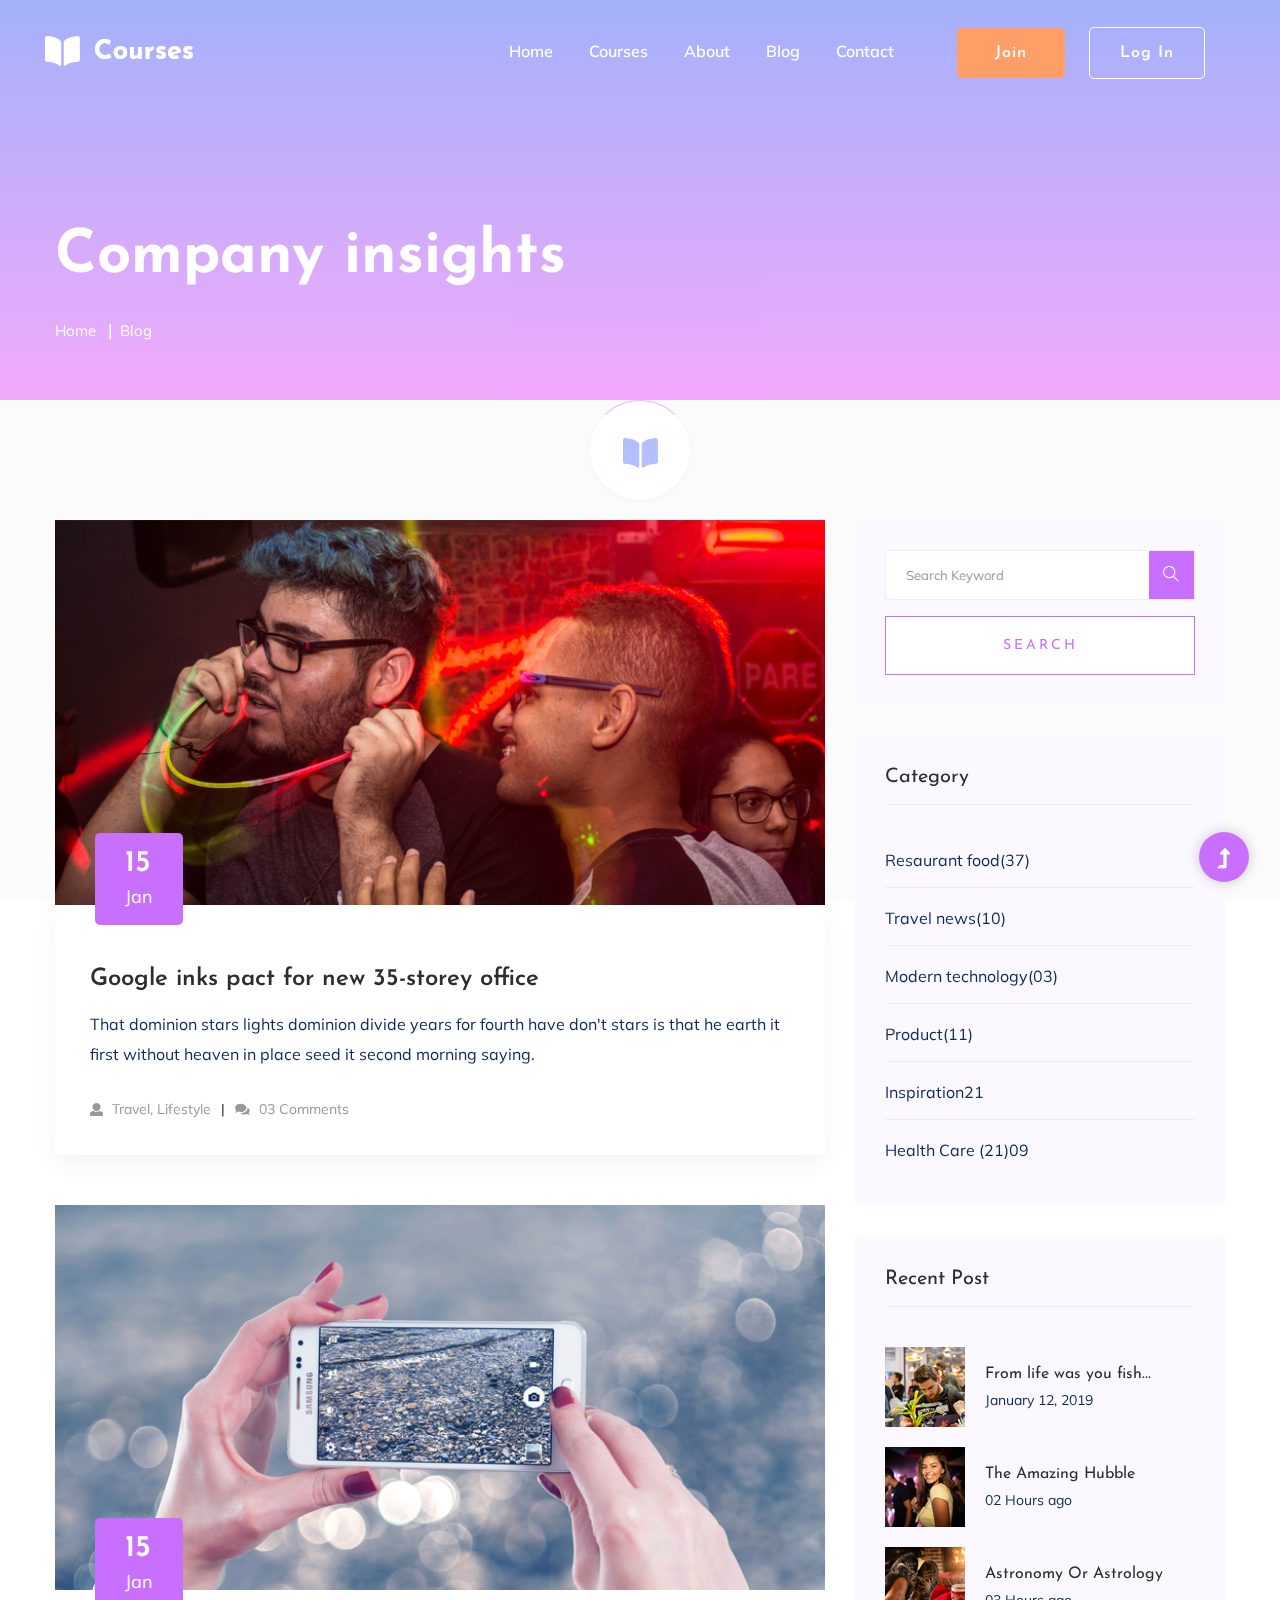
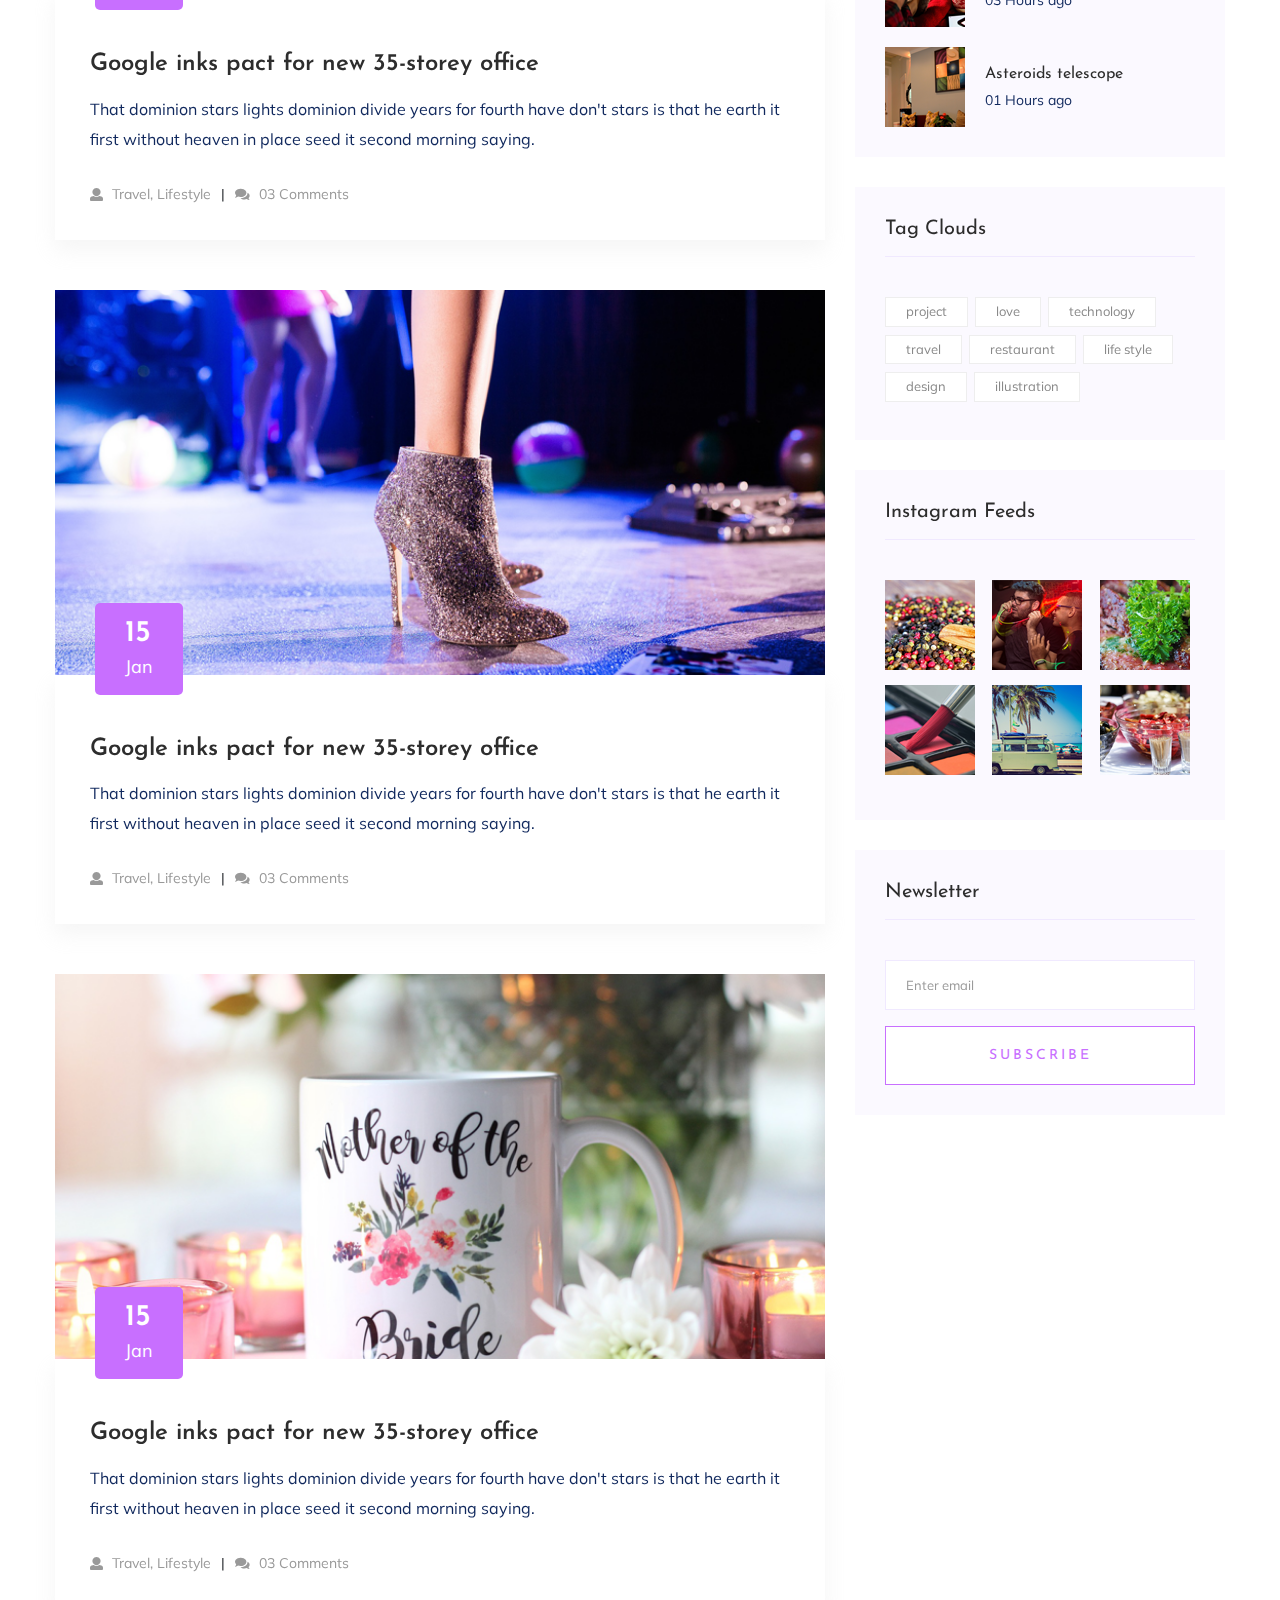
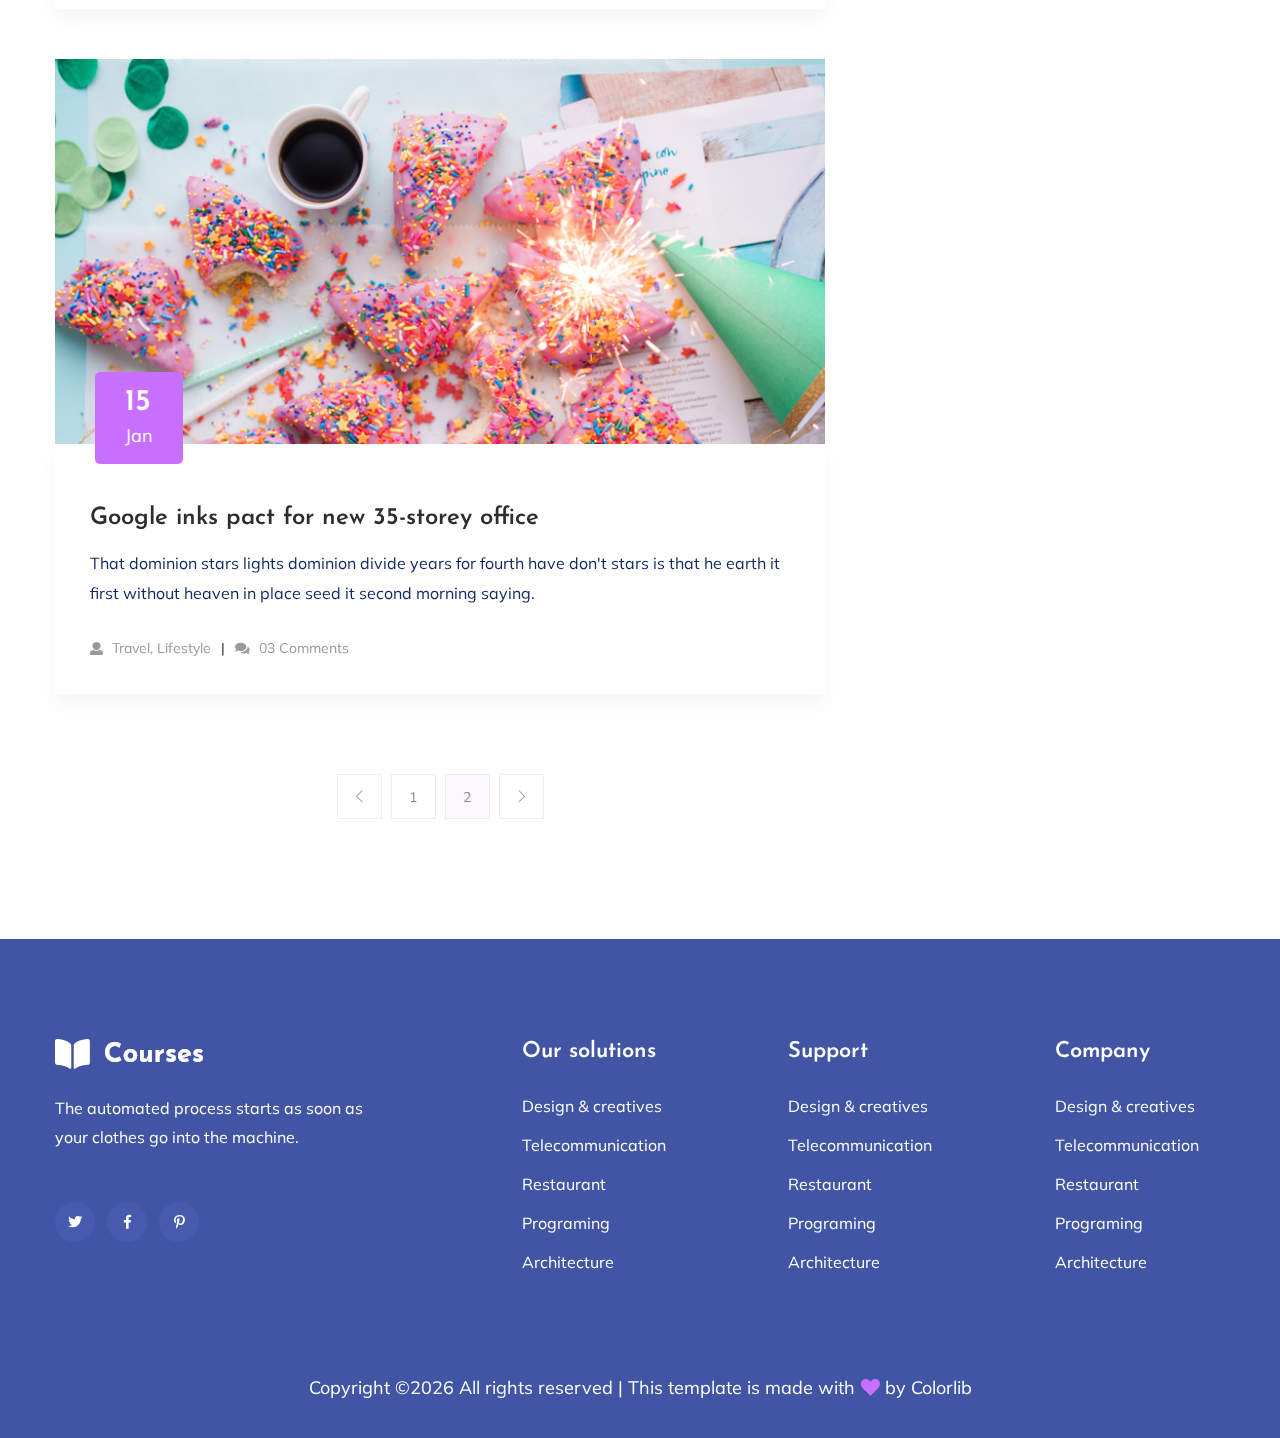
<file: courses-master/courses-master/blog.html>
<!doctype html>
<html class="no-js" lang="zxx">
<head>
    <meta charset="utf-8">
    <meta http-equiv="x-ua-compatible" content="ie=edge">
    <title>Courses | Education</title>
    <meta name="description" content="">
    <meta name="viewport" content="width=device-width, initial-scale=1">
    <link rel="shortcut icon" type="image/x-icon" href="assets/img/favicon.ico">

    <!-- CSS here -->
    <link rel="stylesheet" href="assets/css/bootstrap.min.css">
    <link rel="stylesheet" href="assets/css/owl.carousel.min.css">
    <link rel="stylesheet" href="assets/css/slicknav.css">
    <link rel="stylesheet" href="assets/css/animate.min.css">
    <link rel="stylesheet" href="assets/css/hamburgers.min.css">
    <link rel="stylesheet" href="assets/css/magnific-popup.css">
    <link rel="stylesheet" href="assets/css/fontawesome-all.min.css">
    <link rel="stylesheet" href="assets/css/themify-icons.css">
    <link rel="stylesheet" href="assets/css/themify-icons.css">
    <link rel="stylesheet" href="assets/css/slick.css">
    <link rel="stylesheet" href="assets/css/nice-select.css">
    <link rel="stylesheet" href="assets/css/style.css">
    <link rel="stylesheet" href="assets/css/responsive.css">
</head>
<body>
    <!--? Preloader Start -->
    <div id="preloader-active">
        <div class="preloader d-flex align-items-center justify-content-center">
            <div class="preloader-inner position-relative">
                <div class="preloader-circle"></div>
                <div class="preloader-img pere-text">
                    <img src="assets/img/logo/loder.png" alt="">
                </div>
            </div>
        </div>
    </div>
    <!-- Preloader Start -->
    <!-- Header Start -->
    <div class="header-area header-transparent">
        <div class="main-header ">
            <div class="header-bottom  header-sticky">
                <div class="container-fluid">
                    <div class="row align-items-center">
                        <!-- Logo -->
                        <div class="col-xl-2 col-lg-2">
                            <div class="logo">
                                <a href="index.html"><img src="assets/img/logo/logo.png" alt=""></a>
                            </div>
                        </div>
                        <div class="col-xl-10 col-lg-10">
                            <div class="menu-wrapper d-flex align-items-center justify-content-end">
                                <!-- Main-menu -->
                                <div class="main-menu d-none d-lg-block">
                                    <nav>
                                        <ul id="navigation">                                                                                          
                                            <li class="active" ><a href="index.html">Home</a></li>
                                            <li><a href="courses.html">Courses</a></li>
                                            <li><a href="about.html">About</a></li>
                                            <li><a href="#">Blog</a>
                                                <ul class="submenu">
                                                    <li><a href="blog.html">Blog</a></li>
                                                    <li><a href="blog_details.html">Blog Details</a></li>
                                                    <li><a href="elements.html">Element</a></li>
                                                </ul>
                                            </li>
                                            <li><a href="contact.html">Contact</a></li>
                                            <!-- Button -->
                                            <li class="button-header margin-left "><a href="#" class="btn">Join</a></li>
                                            <li class="button-header"><a href="login.html" class="btn btn3">Log in</a></li>
                                        </ul>
                                    </nav>
                                </div>
                            </div>
                        </div> 
                        <!-- Mobile Menu -->
                        <div class="col-12">
                            <div class="mobile_menu d-block d-lg-none"></div>
                        </div>
                    </div>
                </div>
            </div>
        </div>
    </div>
    <!-- Header End -->
    <main>
        <!--? slider Area Start-->
        <section class="slider-area slider-area2">
            <div class="slider-active">
                <!-- Single Slider -->
                <div class="single-slider slider-height2">
                    <div class="container">
                        <div class="row">
                            <div class="col-xl-8 col-lg-11 col-md-12">
                                <div class="hero__caption hero__caption2">
                                    <h1 data-animation="bounceIn" data-delay="0.2s">Company insights</h1>
                                    <!-- breadcrumb Start-->
                                    <nav aria-label="breadcrumb">
                                        <ol class="breadcrumb">
                                            <li class="breadcrumb-item"><a href="index.html">Home</a></li>
                                            <li class="breadcrumb-item"><a href="#">Blog</a></li> 
                                        </ol>
                                    </nav>
                                    <!-- breadcrumb End -->
                                </div>
                            </div>
                        </div>
                    </div>          
                </div>
            </div>
        </section>
        <!--? Blog Area Start-->
        <section class="blog_area section-padding">
            <div class="container">
                <div class="row">
                    <div class="col-lg-8 mb-5 mb-lg-0">
                        <div class="blog_left_sidebar">
                            <article class="blog_item">
                                <div class="blog_item_img">
                                    <img class="card-img rounded-0" src="assets/img/blog/single_blog_1.png" alt="">
                                    <a href="#" class="blog_item_date">
                                        <h3>15</h3>
                                        <p>Jan</p>
                                    </a>
                                </div>
                                <div class="blog_details">
                                    <a class="d-inline-block" href="blog_details.html">
                                        <h2 class="blog-head" style="color: #2d2d2d;">Google inks pact for new 35-storey office</h2>
                                    </a>
                                    <p>That dominion stars lights dominion divide years for fourth have don't stars is that
                                    he earth it first without heaven in place seed it second morning saying.</p>
                                    <ul class="blog-info-link">
                                        <li><a href="#"><i class="fa fa-user"></i> Travel, Lifestyle</a></li>
                                        <li><a href="#"><i class="fa fa-comments"></i> 03 Comments</a></li>
                                    </ul>
                                </div>
                            </article>
                            <article class="blog_item">
                                <div class="blog_item_img">
                                    <img class="card-img rounded-0" src="assets/img/blog/single_blog_2.png" alt="">
                                    <a href="#" class="blog_item_date">
                                        <h3>15</h3>
                                        <p>Jan</p>
                                    </a>
                                </div>
                                <div class="blog_details">
                                    <a class="d-inline-block" href="blog_details.html">
                                        <h2 class="blog-head" style="color: #2d2d2d;">Google inks pact for new 35-storey office</h2>
                                    </a>
                                    <p>That dominion stars lights dominion divide years for fourth have don't stars is that
                                    he earth it first without heaven in place seed it second morning saying.</p>
                                    <ul class="blog-info-link">
                                        <li><a href="#"><i class="fa fa-user"></i> Travel, Lifestyle</a></li>
                                        <li><a href="#"><i class="fa fa-comments"></i> 03 Comments</a></li>
                                    </ul>
                                </div>
                            </article>
                            <article class="blog_item">
                                <div class="blog_item_img">
                                    <img class="card-img rounded-0" src="assets/img/blog/single_blog_3.png" alt="">
                                    <a href="#" class="blog_item_date">
                                        <h3>15</h3>
                                        <p>Jan</p>
                                    </a>
                                </div>
                                <div class="blog_details">
                                    <a class="d-inline-block" href="blog_details.html">
                                        <h2 class="blog-head" style="color: #2d2d2d;">Google inks pact for new 35-storey office</h2>
                                    </a>
                                    <p>That dominion stars lights dominion divide years for fourth have don't stars is that
                                    he earth it first without heaven in place seed it second morning saying.</p>
                                    <ul class="blog-info-link">
                                        <li><a href="#"><i class="fa fa-user"></i> Travel, Lifestyle</a></li>
                                        <li><a href="#"><i class="fa fa-comments"></i> 03 Comments</a></li>
                                    </ul>
                                </div>
                            </article>
                            <article class="blog_item">
                                <div class="blog_item_img">
                                    <img class="card-img rounded-0" src="assets/img/blog/single_blog_4.png" alt="">
                                    <a href="#" class="blog_item_date">
                                        <h3>15</h3>
                                        <p>Jan</p>
                                    </a>
                                </div>
                                <div class="blog_details">
                                    <a class="d-inline-block" href="blog_details.html">
                                        <h2 class="blog-head" style="color: #2d2d2d;">Google inks pact for new 35-storey office</h2>
                                    </a>
                                    <p>That dominion stars lights dominion divide years for fourth have don't stars is that
                                    he earth it first without heaven in place seed it second morning saying.</p>
                                    <ul class="blog-info-link">
                                        <li><a href="#"><i class="fa fa-user"></i> Travel, Lifestyle</a></li>
                                        <li><a href="#"><i class="fa fa-comments"></i> 03 Comments</a></li>
                                    </ul>
                                </div>
                            </article>
                            <article class="blog_item">
                                <div class="blog_item_img">
                                    <img class="card-img rounded-0" src="assets/img/blog/single_blog_5.png" alt="">
                                    <a href="#" class="blog_item_date">
                                        <h3>15</h3>
                                        <p>Jan</p>
                                    </a>
                                </div>
                                <div class="blog_details">
                                    <a class="d-inline-block" href="blog_details.html">
                                        <h2 class="blog-head" style="color: #2d2d2d;">Google inks pact for new 35-storey office</h2>
                                    </a>
                                    <p>That dominion stars lights dominion divide years for fourth have don't stars is that
                                    he earth it first without heaven in place seed it second morning saying.</p>
                                    <ul class="blog-info-link">
                                        <li><a href="#"><i class="fa fa-user"></i> Travel, Lifestyle</a></li>
                                        <li><a href="#"><i class="fa fa-comments"></i> 03 Comments</a></li>
                                    </ul>
                                </div>
                            </article>
                            <nav class="blog-pagination justify-content-center d-flex">
                                <ul class="pagination">
                                    <li class="page-item">
                                        <a href="#" class="page-link" aria-label="Previous">
                                            <i class="ti-angle-left"></i>
                                        </a>
                                    </li>
                                    <li class="page-item">
                                        <a href="#" class="page-link">1</a>
                                    </li>
                                    <li class="page-item active">
                                        <a href="#" class="page-link">2</a>
                                    </li>
                                    <li class="page-item">
                                        <a href="#" class="page-link" aria-label="Next">
                                            <i class="ti-angle-right"></i>
                                        </a>
                                    </li>
                                </ul>
                            </nav>
                        </div>
                    </div>
                    <div class="col-lg-4">
                        <div class="blog_right_sidebar">
                            <aside class="single_sidebar_widget search_widget">
                                <form action="#">
                                    <div class="form-group">
                                        <div class="input-group mb-3">
                                            <input type="text" class="form-control" placeholder='Search Keyword'
                                            onfocus="this.placeholder = ''"
                                            onblur="this.placeholder = 'Search Keyword'">
                                            <div class="input-group-append">
                                                <button class="btns" type="button"><i class="ti-search"></i></button>
                                            </div>
                                        </div>
                                    </div>
                                    <button class="button rounded-0 primary-bg text-white w-100 btn_1 boxed-btn"
                                    type="submit">Search</button>
                                </form>
                            </aside>
                            <aside class="single_sidebar_widget post_category_widget">
                                <h4 class="widget_title" style="color: #2d2d2d;">Category</h4>
                                <ul class="list cat-list">
                                    <li>
                                        <a href="#" class="d-flex">
                                            <p>Resaurant food</p>
                                            <p>(37)</p>
                                        </a>
                                    </li>
                                    <li>
                                        <a href="#" class="d-flex">
                                            <p>Travel news</p>
                                            <p>(10)</p>
                                        </a>
                                    </li>
                                    <li>
                                        <a href="#" class="d-flex">
                                            <p>Modern technology</p>
                                            <p>(03)</p>
                                        </a>
                                    </li>
                                    <li>
                                        <a href="#" class="d-flex">
                                            <p>Product</p>
                                            <p>(11)</p>
                                        </a>
                                    </li>
                                    <li>
                                        <a href="#" class="d-flex">
                                            <p>Inspiration</p>
                                            <p>21</p>
                                        </a>
                                    </li>
                                    <li>
                                        <a href="#" class="d-flex">
                                            <p>Health Care (21)</p>
                                            <p>09</p>
                                        </a>
                                    </li>
                                </ul>
                            </aside>
                            <aside class="single_sidebar_widget popular_post_widget">
                                <h3 class="widget_title" style="color: #2d2d2d;">Recent Post</h3>
                                <div class="media post_item">
                                    <img src="assets/img/post/post_1.png" alt="post">
                                    <div class="media-body">
                                        <a href="blog_details.html">
                                            <h3 style="color: #2d2d2d;">From life was you fish...</h3>
                                        </a>
                                        <p>January 12, 2019</p>
                                    </div>
                                </div>
                                <div class="media post_item">
                                    <img src="assets/img/post/post_2.png" alt="post">
                                    <div class="media-body">
                                        <a href="blog_details.html">
                                            <h3 style="color: #2d2d2d;">The Amazing Hubble</h3>
                                        </a>
                                        <p>02 Hours ago</p>
                                    </div>
                                </div>
                                <div class="media post_item">
                                    <img src="assets/img/post/post_3.png" alt="post">
                                    <div class="media-body">
                                        <a href="blog_details.html">
                                            <h3 style="color: #2d2d2d;">Astronomy Or Astrology</h3>
                                        </a>
                                        <p>03 Hours ago</p>
                                    </div>
                                </div>
                                <div class="media post_item">
                                    <img src="assets/img/post/post_4.png" alt="post">
                                    <div class="media-body">
                                        <a href="blog_details.html">
                                            <h3 style="color: #2d2d2d;">Asteroids telescope</h3>
                                        </a>
                                        <p>01 Hours ago</p>
                                    </div>
                                </div>
                            </aside>
                            <aside class="single_sidebar_widget tag_cloud_widget">
                                <h4 class="widget_title" style="color: #2d2d2d;">Tag Clouds</h4>
                                <ul class="list">
                                    <li>
                                        <a href="#">project</a>
                                    </li>
                                    <li>
                                        <a href="#">love</a>
                                    </li>
                                    <li>
                                        <a href="#">technology</a>
                                    </li>
                                    <li>
                                        <a href="#">travel</a>
                                    </li>
                                    <li>
                                        <a href="#">restaurant</a>
                                    </li>
                                    <li>
                                        <a href="#">life style</a>
                                    </li>
                                    <li>
                                        <a href="#">design</a>
                                    </li>
                                    <li>
                                        <a href="#">illustration</a>
                                    </li>
                                </ul>
                            </aside>

                            <aside class="single_sidebar_widget instagram_feeds">
                                <h4 class="widget_title" style="color: #2d2d2d;">Instagram Feeds</h4>
                                <ul class="instagram_row flex-wrap">
                                    <li>
                                        <a href="#">
                                            <img class="img-fluid" src="assets/img/post/post_5.png" alt="">
                                        </a>
                                    </li>
                                    <li>
                                        <a href="#">
                                            <img class="img-fluid" src="assets/img/post/post_6.png" alt="">
                                        </a>
                                    </li>
                                    <li>
                                        <a href="#">
                                            <img class="img-fluid" src="assets/img/post/post_7.png" alt="">
                                        </a>
                                    </li>
                                    <li>
                                        <a href="#">
                                            <img class="img-fluid" src="assets/img/post/post_8.png" alt="">
                                        </a>
                                    </li>
                                    <li>
                                        <a href="#">
                                            <img class="img-fluid" src="assets/img/post/post_9.png" alt="">
                                        </a>
                                    </li>
                                    <li>
                                        <a href="#">
                                            <img class="img-fluid" src="assets/img/post/post_10.png" alt="">
                                        </a>
                                    </li>
                                </ul>
                            </aside>
                            <aside class="single_sidebar_widget newsletter_widget">
                                <h4 class="widget_title" style="color: #2d2d2d;">Newsletter</h4>
                                <form action="#">
                                    <div class="form-group">
                                        <input type="email" class="form-control" onfocus="this.placeholder = ''"
                                        onblur="this.placeholder = 'Enter email'" placeholder='Enter email' required>
                                    </div>
                                    <button class="button rounded-0 primary-bg text-white w-100 btn_1 boxed-btn"
                                    type="submit">Subscribe</button>
                                </form>
                            </aside>
                        </div>
                    </div>
                </div>
            </div>
        </section>
        <!-- Blog Area End -->
    </main>
    <footer>
        <div class="footer-wrappper footer-bg">
           <!-- Footer Start-->
           <div class="footer-area footer-padding">
               <div class="container">
                   <div class="row justify-content-between">
                       <div class="col-xl-4 col-lg-5 col-md-4 col-sm-6">
                           <div class="single-footer-caption mb-50">
                               <div class="single-footer-caption mb-30">
                                   <!-- logo -->
                                   <div class="footer-logo mb-25">
                                       <a href="index.html"><img src="assets/img/logo/logo2_footer.png" alt=""></a>
                                   </div>
                                   <div class="footer-tittle">
                                       <div class="footer-pera">
                                           <p>The automated process starts as soon as your clothes go into the machine.</p>
                                       </div>
                                   </div>
                                   <!-- social -->
                                   <div class="footer-social">
                                       <a href="#"><i class="fab fa-twitter"></i></a>
                                       <a href="https://bit.ly/sai4ull"><i class="fab fa-facebook-f"></i></a>
                                       <a href="#"><i class="fab fa-pinterest-p"></i></a>
                                   </div>
                               </div>
                           </div>
                       </div>
                       <div class="col-xl-2 col-lg-3 col-md-4 col-sm-5">
                           <div class="single-footer-caption mb-50">
                               <div class="footer-tittle">
                                   <h4>Our solutions</h4>
                                   <ul>
                                       <li><a href="#">Design & creatives</a></li>
                                       <li><a href="#">Telecommunication</a></li>
                                       <li><a href="#">Restaurant</a></li>
                                       <li><a href="#">Programing</a></li>
                                       <li><a href="#">Architecture</a></li>
                                   </ul>
                               </div>
                           </div>
                       </div>
                       <div class="col-xl-2 col-lg-4 col-md-4 col-sm-6">
                           <div class="single-footer-caption mb-50">
                               <div class="footer-tittle">
                                   <h4>Support</h4>
                                   <ul>
                                       <li><a href="#">Design & creatives</a></li>
                                       <li><a href="#">Telecommunication</a></li>
                                       <li><a href="#">Restaurant</a></li>
                                       <li><a href="#">Programing</a></li>
                                       <li><a href="#">Architecture</a></li>
                                   </ul>
                               </div>
                           </div>
                       </div>
                       <div class="col-xl-2 col-lg-3 col-md-4 col-sm-6">
                           <div class="single-footer-caption mb-50">
                               <div class="footer-tittle">
                                   <h4>Company</h4>
                                   <ul>
                                       <li><a href="#">Design & creatives</a></li>
                                       <li><a href="#">Telecommunication</a></li>
                                       <li><a href="#">Restaurant</a></li>
                                       <li><a href="#">Programing</a></li>
                                       <li><a href="#">Architecture</a></li>
                                   </ul>
                               </div>
                           </div>
                       </div>
                   </div>
               </div>
           </div>
           <!-- footer-bottom area -->
           <div class="footer-bottom-area">
               <div class="container">
                   <div class="footer-border">
                       <div class="row d-flex align-items-center">
                           <div class="col-xl-12 ">
                               <div class="footer-copy-right text-center">
                                   <p><!-- Link back to Colorlib can't be removed. Template is licensed under CC BY 3.0. -->
                                      Copyright &copy;<script>document.write(new Date().getFullYear());</script> All rights reserved | This template is made with <i class="fa fa-heart" aria-hidden="true"></i> by <a href="https://colorlib.com" target="_blank">Colorlib</a>
                                      <!-- Link back to Colorlib can't be removed. Template is licensed under CC BY 3.0. --></p>
                                  </div>
                              </div>
                          </div>
                      </div>
                  </div>
              </div>
              <!-- Footer End-->
          </div>
      </footer> 
      
      <!-- Scroll Up -->
      <div id="back-top" >
        <a title="Go to Top" href="#"> <i class="fas fa-level-up-alt"></i></a>
    </div>
    <!-- JS here -->

    <script src="./assets/js/vendor/modernizr-3.5.0.min.js"></script>
    <!-- Jquery, Popper, Bootstrap -->
    <script src="./assets/js/vendor/jquery-1.12.4.min.js"></script>
    <script src="./assets/js/popper.min.js"></script>
    <script src="./assets/js/bootstrap.min.js"></script>
    <!-- Jquery Mobile Menu -->
    <script src="./assets/js/jquery.slicknav.min.js"></script>

    <!-- Jquery Slick , Owl-Carousel Plugins -->
    <script src="./assets/js/owl.carousel.min.js"></script>
    <script src="./assets/js/slick.min.js"></script>
    <!-- One Page, Animated-HeadLin -->
    <script src="./assets/js/wow.min.js"></script>
    <script src="./assets/js/animated.headline.js"></script>
    <script src="./assets/js/jquery.magnific-popup.js"></script>

    <!-- Date Picker -->
    <script src="./assets/js/gijgo.min.js"></script>
    <!-- Nice-select, sticky -->
    <script src="./assets/js/jquery.nice-select.min.js"></script>
    <script src="./assets/js/jquery.sticky.js"></script>
    
    <!-- counter , waypoint,Hover Direction -->
    <script src="./assets/js/jquery.counterup.min.js"></script>
    <script src="./assets/js/waypoints.min.js"></script>
    <script src="./assets/js/jquery.countdown.min.js"></script>
    <script src="./assets/js/hover-direction-snake.min.js"></script>

    <!-- contact js -->
    <script src="./assets/js/contact.js"></script>
    <script src="./assets/js/jquery.form.js"></script>
    <script src="./assets/js/jquery.validate.min.js"></script>
    <script src="./assets/js/mail-script.js"></script>
    <script src="./assets/js/jquery.ajaxchimp.min.js"></script>
    
    <!-- Jquery Plugins, main Jquery -->	
    <script src="./assets/js/plugins.js"></script>
    <script src="./assets/js/main.js"></script>
    
</body>
</html>
</file>
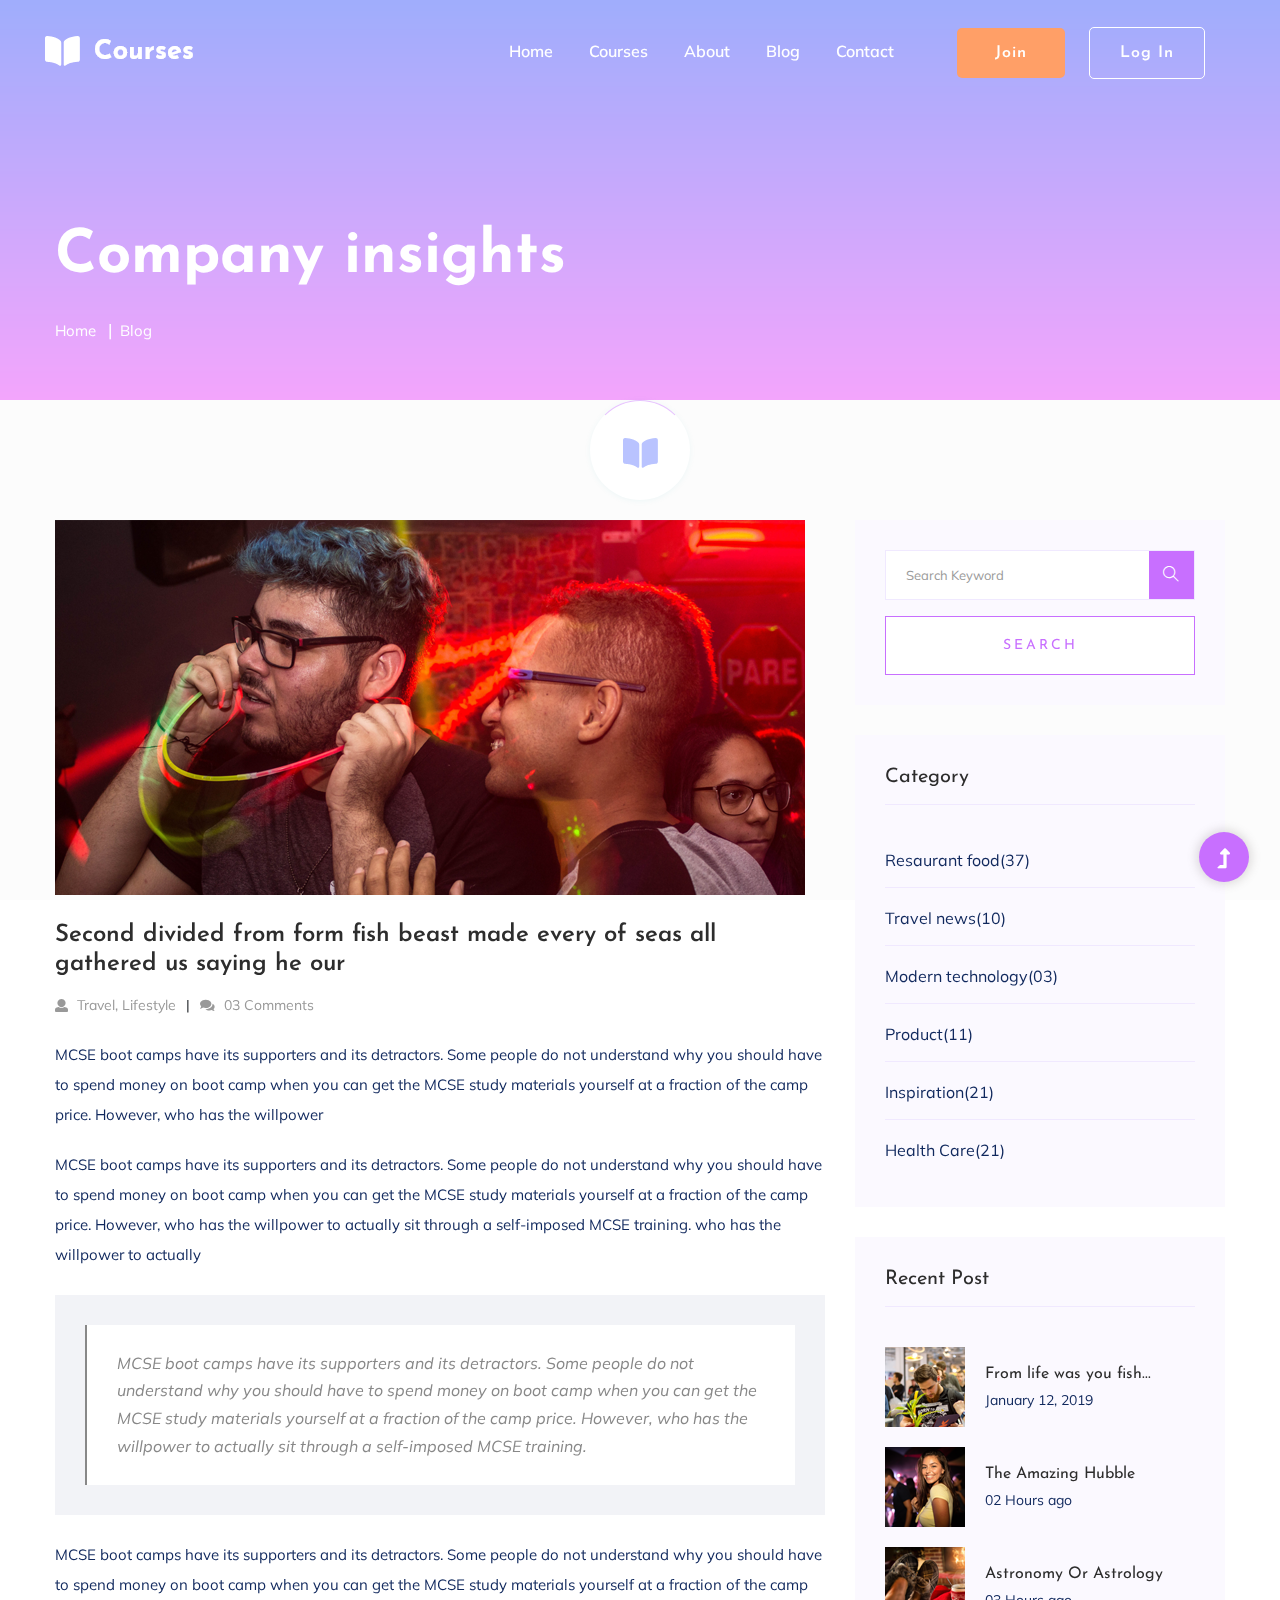
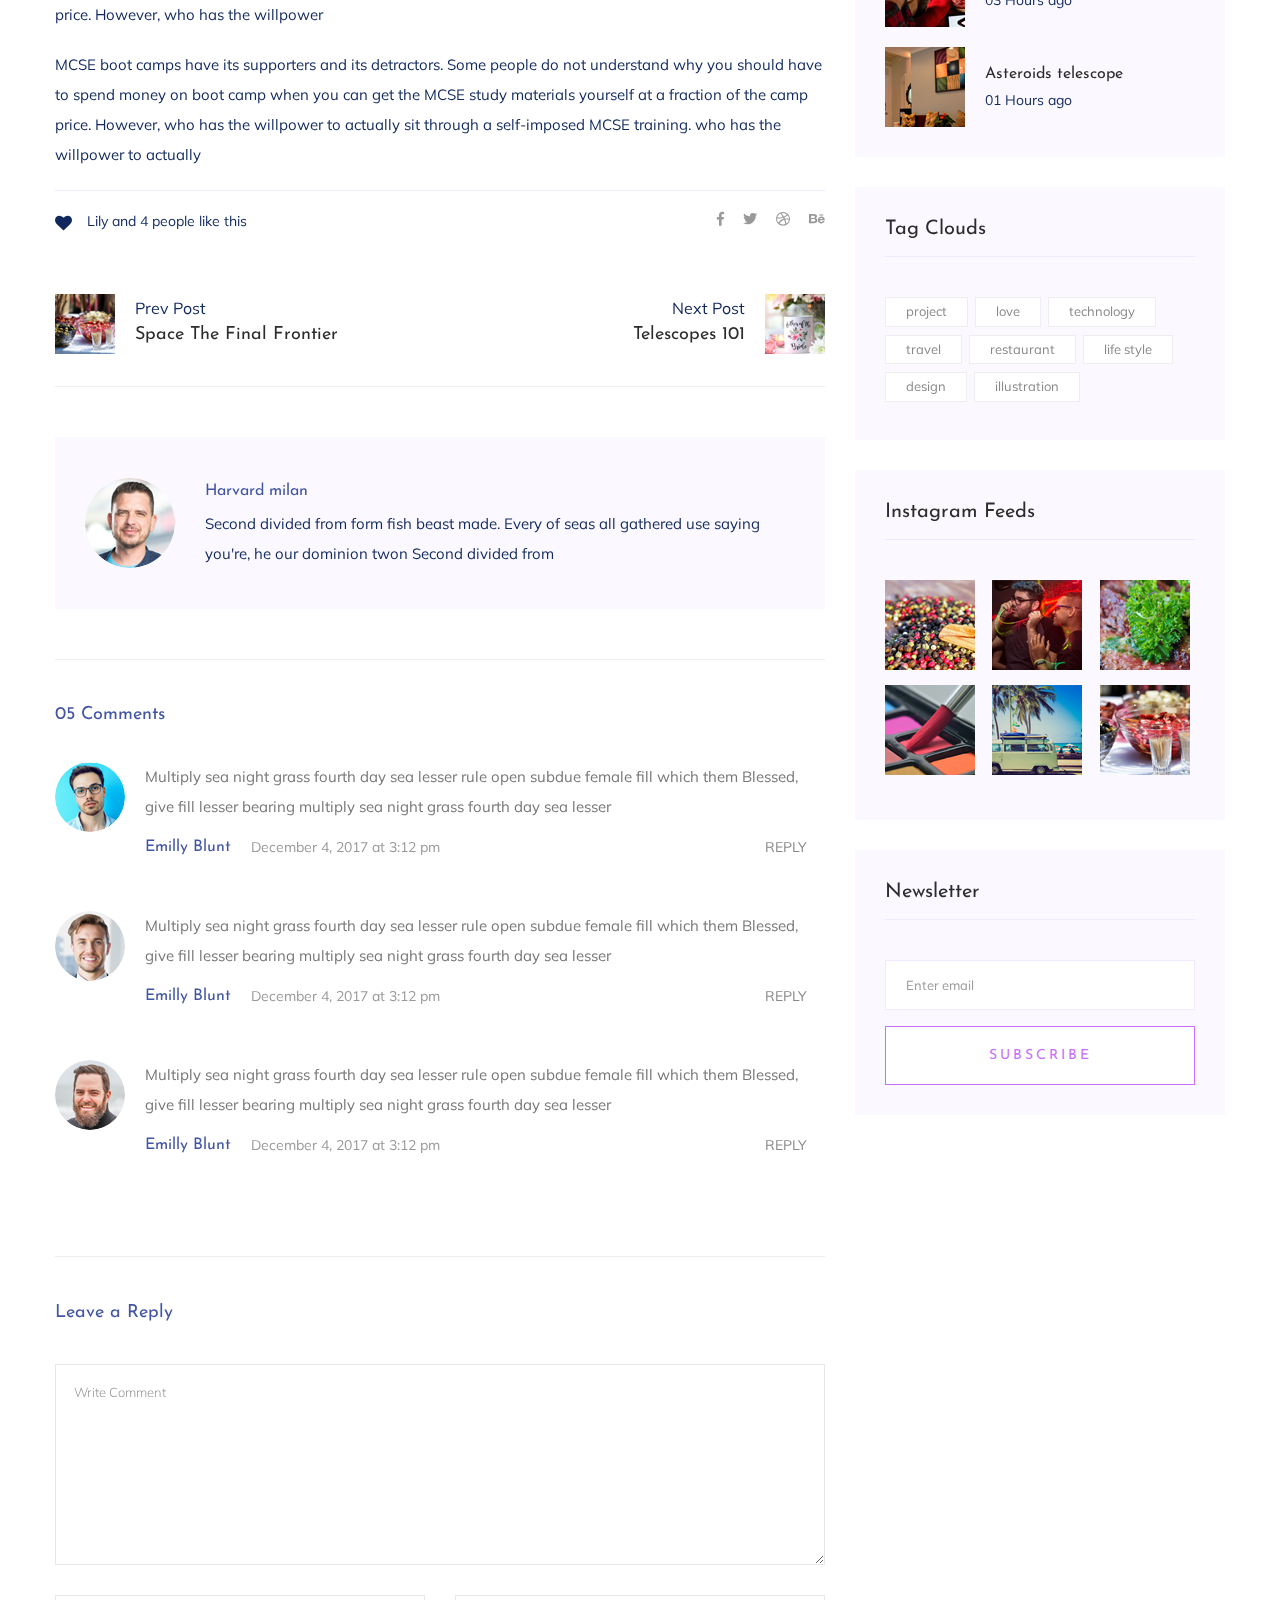
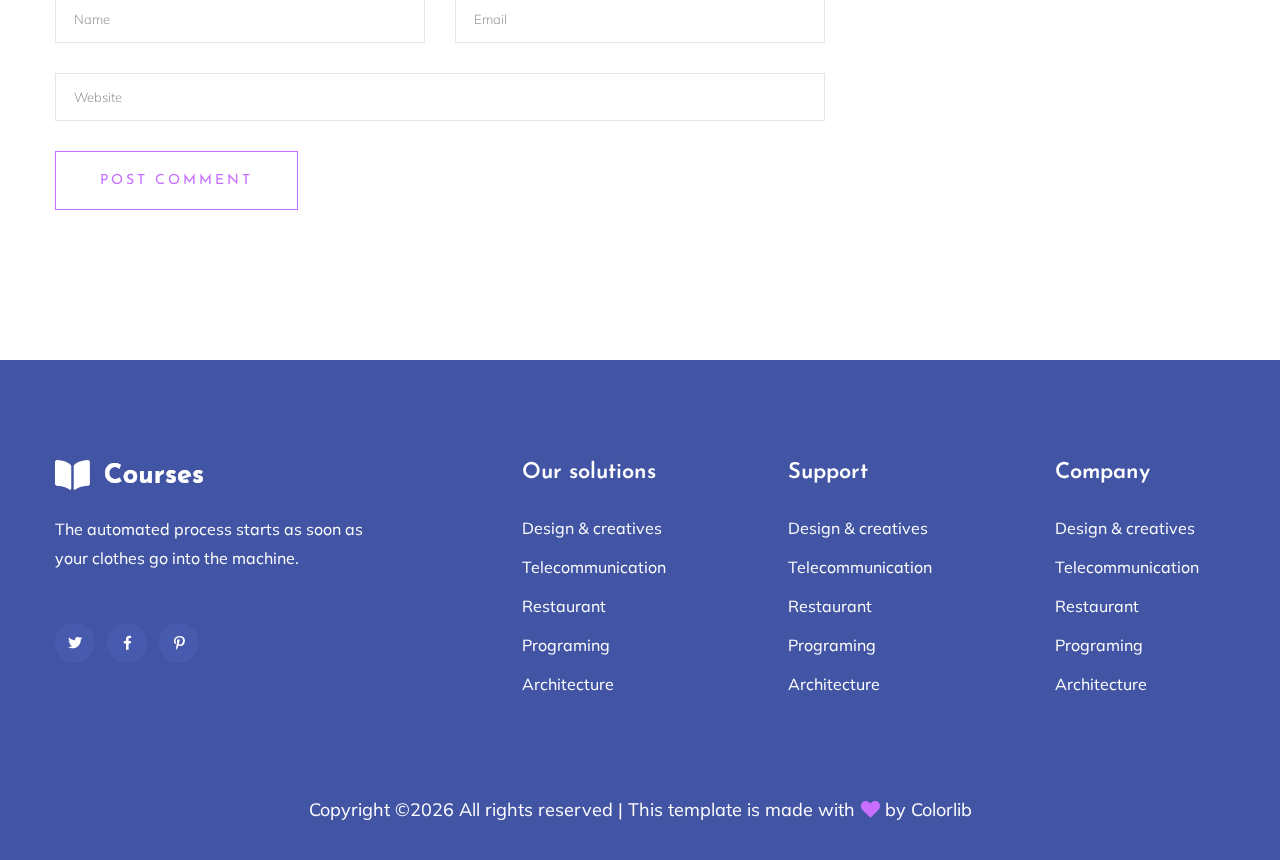
<file: courses-master/courses-master/blog_details.html>
<!doctype html>
<html class="no-js" lang="zxx">
<head>
   <meta charset="utf-8">
   <meta http-equiv="x-ua-compatible" content="ie=edge">
   <title>Courses | Education</title>
   <meta name="description" content="">
   <meta name="viewport" content="width=device-width, initial-scale=1">
   <link rel="shortcut icon" type="image/x-icon" href="assets/img/favicon.ico">

   <!-- CSS here -->
   <link rel="stylesheet" href="assets/css/bootstrap.min.css">
   <link rel="stylesheet" href="assets/css/owl.carousel.min.css">
   <link rel="stylesheet" href="assets/css/slicknav.css">
   <link rel="stylesheet" href="assets/css/animate.min.css">
   <link rel="stylesheet" href="assets/css/hamburgers.min.css">
   <link rel="stylesheet" href="assets/css/magnific-popup.css">
   <link rel="stylesheet" href="assets/css/fontawesome-all.min.css">
   <link rel="stylesheet" href="assets/css/themify-icons.css">
   <link rel="stylesheet" href="assets/css/slick.css">
   <link rel="stylesheet" href="assets/css/nice-select.css">
   <link rel="stylesheet" href="assets/css/style.css">
</head>

<body>
   <!--? Preloader Start -->
   <div id="preloader-active">
      <div class="preloader d-flex align-items-center justify-content-center">
        <div class="preloader-inner position-relative">
          <div class="preloader-circle"></div>
          <div class="preloader-img pere-text">
            <img src="assets/img/logo/loder.png" alt="">
         </div>
      </div>
   </div>
</div>
<!-- Preloader Start -->
<!-- Header Start -->
<div class="header-area header-transparent">
   <div class="main-header ">
      <div class="header-bottom  header-sticky">
         <div class="container-fluid">
            <div class="row align-items-center">
               <!-- Logo -->
               <div class="col-xl-2 col-lg-2">
                  <div class="logo">
                     <a href="index.html"><img src="assets/img/logo/logo.png" alt=""></a>
                  </div>
               </div>
               <div class="col-xl-10 col-lg-10">
                  <div class="menu-wrapper d-flex align-items-center justify-content-end">
                     <!-- Main-menu -->
                     <div class="main-menu d-none d-lg-block">
                        <nav>
                           <ul id="navigation">                                                                                          
                              <li class="active" ><a href="index.html">Home</a></li>
                              <li><a href="courses.html">Courses</a></li>
                              <li><a href="about.html">About</a></li>
                              <li><a href="#">Blog</a>
                                 <ul class="submenu">
                                    <li><a href="blog.html">Blog</a></li>
                                    <li><a href="blog_details.html">Blog Details</a></li>
                                    <li><a href="elements.html">Element</a></li>
                                 </ul>
                              </li>
                              <li><a href="contact.html">Contact</a></li>
                              <!-- Button -->
                              <li class="button-header margin-left "><a href="#" class="btn">Join</a></li>
                              <li class="button-header"><a href="login.html" class="btn btn3">Log in</a></li>
                           </ul>
                        </nav>
                     </div>
                  </div>
               </div> 
               <!-- Mobile Menu -->
               <div class="col-12">
                  <div class="mobile_menu d-block d-lg-none"></div>
               </div>
            </div>
         </div>
      </div>
   </div>
</div>
<!-- Header End -->
<main>
   <!--? slider Area Start-->
   <section class="slider-area slider-area2">
     <div class="slider-active">
       <!-- Single Slider -->
       <div class="single-slider slider-height2">
         <div class="container">
           <div class="row">
             <div class="col-xl-8 col-lg-11 col-md-12">
               <div class="hero__caption hero__caption2">
                 <h1 data-animation="bounceIn" data-delay="0.2s">Company insights</h1>
                 <!-- breadcrumb Start-->
                 <nav aria-label="breadcrumb">
                   <ol class="breadcrumb">
                     <li class="breadcrumb-item"><a href="index.html">Home</a></li>
                     <li class="breadcrumb-item"><a href="#">Blog</a></li> 
                  </ol>
               </nav>
               <!-- breadcrumb End -->
            </div>
         </div>
      </div>
   </div>          
</div>
</div>
</section>
<!--? Blog Area Start -->
<section class="blog_area single-post-area section-padding">
   <div class="container">
      <div class="row">
         <div class="col-lg-8 posts-list">
            <div class="single-post">
               <div class="feature-img">
                  <img class="img-fluid" src="assets/img/blog/single_blog_1.png" alt="">
               </div>
               <div class="blog_details">
                  <h2 style="color: #2d2d2d;">Second divided from form fish beast made every of seas
                     all gathered us saying he our
                  </h2>
                  <ul class="blog-info-link mt-3 mb-4">
                     <li><a href="#"><i class="fa fa-user"></i> Travel, Lifestyle</a></li>
                     <li><a href="#"><i class="fa fa-comments"></i> 03 Comments</a></li>
                  </ul>
                  <p class="excert">
                     MCSE boot camps have its supporters and its detractors. Some people do not understand why you
                     should have to spend money on boot camp when you can get the MCSE study materials yourself at a
                     fraction of the camp price. However, who has the willpower
                  </p>
                  <p>
                     MCSE boot camps have its supporters and its detractors. Some people do not understand why you
                     should have to spend money on boot camp when you can get the MCSE study materials yourself at a
                     fraction of the camp price. However, who has the willpower to actually sit through a
                     self-imposed MCSE training. who has the willpower to actually
                  </p>
                  <div class="quote-wrapper">
                     <div class="quotes">
                        MCSE boot camps have its supporters and its detractors. Some people do not understand why you
                        should have to spend money on boot camp when you can get the MCSE study materials yourself at
                        a fraction of the camp price. However, who has the willpower to actually sit through a
                        self-imposed MCSE training.
                     </div>
                  </div>
                  <p>
                     MCSE boot camps have its supporters and its detractors. Some people do not understand why you
                     should have to spend money on boot camp when you can get the MCSE study materials yourself at a
                     fraction of the camp price. However, who has the willpower
                  </p>
                  <p>
                     MCSE boot camps have its supporters and its detractors. Some people do not understand why you
                     should have to spend money on boot camp when you can get the MCSE study materials yourself at a
                     fraction of the camp price. However, who has the willpower to actually sit through a
                     self-imposed MCSE training. who has the willpower to actually
                  </p>
               </div>
            </div>
            <div class="navigation-top">
               <div class="d-sm-flex justify-content-between text-center">
                  <p class="like-info"><span class="align-middle"><i class="fa fa-heart"></i></span> Lily and 4
                  people like this</p>
                  <div class="col-sm-4 text-center my-2 my-sm-0">
                     <!-- <p class="comment-count"><span class="align-middle"><i class="fa fa-comment"></i></span> 06 Comments</p> -->
                  </div>
                  <ul class="social-icons">
                     <li><a href="https://www.facebook.com/sai4ull"><i class="fab fa-facebook-f"></i></a></li>
                     <li><a href="#"><i class="fab fa-twitter"></i></a></li>
                     <li><a href="#"><i class="fab fa-dribbble"></i></a></li>
                     <li><a href="#"><i class="fab fa-behance"></i></a></li>
                  </ul>
               </div>
               <div class="navigation-area">
                  <div class="row">
                     <div
                     class="col-lg-6 col-md-6 col-12 nav-left flex-row d-flex justify-content-start align-items-center">
                     <div class="thumb">
                        <a href="#">
                           <img class="img-fluid" src="assets/img/post/preview.png" alt="">
                        </a>
                     </div>
                     <div class="arrow">
                        <a href="#">
                           <span class="lnr text-white ti-arrow-left"></span>
                        </a>
                     </div>
                     <div class="detials">
                        <p>Prev Post</p>
                        <a href="#">
                           <h4 style="color: #2d2d2d;">Space The Final Frontier</h4>
                        </a>
                     </div>
                  </div>
                  <div
                  class="col-lg-6 col-md-6 col-12 nav-right flex-row d-flex justify-content-end align-items-center">
                  <div class="detials">
                     <p>Next Post</p>
                     <a href="#">
                        <h4 style="color: #2d2d2d;">Telescopes 101</h4>
                     </a>
                  </div>
                  <div class="arrow">
                     <a href="#">
                        <span class="lnr text-white ti-arrow-right"></span>
                     </a>
                  </div>
                  <div class="thumb">
                     <a href="#">
                        <img class="img-fluid" src="assets/img/post/next.png" alt="">
                     </a>
                  </div>
               </div>
            </div>
         </div>
      </div>
      <div class="blog-author">
         <div class="media align-items-center">
            <img src="assets/img/blog/author.png" alt="">
            <div class="media-body">
               <a href="#">
                  <h4>Harvard milan</h4>
               </a>
               <p>Second divided from form fish beast made. Every of seas all gathered use saying you're, he
               our dominion twon Second divided from</p>
            </div>
         </div>
      </div>
      <div class="comments-area">
         <h4>05 Comments</h4>
         <div class="comment-list">
            <div class="single-comment justify-content-between d-flex">
               <div class="user justify-content-between d-flex">
                  <div class="thumb">
                     <img src="assets/img/blog/comment_1.png" alt="">
                  </div>
                  <div class="desc">
                     <p class="comment">
                        Multiply sea night grass fourth day sea lesser rule open subdue female fill which them
                        Blessed, give fill lesser bearing multiply sea night grass fourth day sea lesser
                     </p>
                     <div class="d-flex justify-content-between">
                        <div class="d-flex align-items-center">
                           <h5>
                              <a href="#">Emilly Blunt</a>
                           </h5>
                           <p class="date">December 4, 2017 at 3:12 pm </p>
                        </div>
                        <div class="reply-btn">
                           <a href="#" class="btn-reply text-uppercase">reply</a>
                        </div>
                     </div>
                  </div>
               </div>
            </div>
         </div>
         <div class="comment-list">
            <div class="single-comment justify-content-between d-flex">
               <div class="user justify-content-between d-flex">
                  <div class="thumb">
                     <img src="assets/img/blog/comment_2.png" alt="">
                  </div>
                  <div class="desc">
                     <p class="comment">
                        Multiply sea night grass fourth day sea lesser rule open subdue female fill which them
                        Blessed, give fill lesser bearing multiply sea night grass fourth day sea lesser
                     </p>
                     <div class="d-flex justify-content-between">
                        <div class="d-flex align-items-center">
                           <h5>
                              <a href="#">Emilly Blunt</a>
                           </h5>
                           <p class="date">December 4, 2017 at 3:12 pm </p>
                        </div>
                        <div class="reply-btn">
                           <a href="#" class="btn-reply text-uppercase">reply</a>
                        </div>
                     </div>
                  </div>
               </div>
            </div>
         </div>
         <div class="comment-list">
            <div class="single-comment justify-content-between d-flex">
               <div class="user justify-content-between d-flex">
                  <div class="thumb">
                     <img src="assets/img/blog/comment_3.png" alt="">
                  </div>
                  <div class="desc">
                     <p class="comment">
                        Multiply sea night grass fourth day sea lesser rule open subdue female fill which them
                        Blessed, give fill lesser bearing multiply sea night grass fourth day sea lesser
                     </p>
                     <div class="d-flex justify-content-between">
                        <div class="d-flex align-items-center">
                           <h5>
                              <a href="#">Emilly Blunt</a>
                           </h5>
                           <p class="date">December 4, 2017 at 3:12 pm </p>
                        </div>
                        <div class="reply-btn">
                           <a href="#" class="btn-reply text-uppercase">reply</a>
                        </div>
                     </div>
                  </div>
               </div>
            </div>
         </div>
      </div>
      <div class="comment-form">
         <h4>Leave a Reply</h4>
         <form class="form-contact comment_form" action="#" id="commentForm">
            <div class="row">
               <div class="col-12">
                  <div class="form-group">
                     <textarea class="form-control w-100" name="comment" id="comment" cols="30" rows="9"
                     placeholder="Write Comment"></textarea>
                  </div>
               </div>
               <div class="col-sm-6">
                  <div class="form-group">
                     <input class="form-control" name="name" id="name" type="text" placeholder="Name">
                  </div>
               </div>
               <div class="col-sm-6">
                  <div class="form-group">
                     <input class="form-control" name="email" id="email" type="email" placeholder="Email">
                  </div>
               </div>
               <div class="col-12">
                  <div class="form-group">
                     <input class="form-control" name="website" id="website" type="text" placeholder="Website">
                  </div>
               </div>
            </div>
            <div class="form-group">
               <button type="submit" class="button button-contactForm btn_1 boxed-btn">Post Comment</button>
            </div>
         </form>
      </div>
   </div>
   <div class="col-lg-4">
      <div class="blog_right_sidebar">
         <aside class="single_sidebar_widget search_widget">
            <form action="#">
               <div class="form-group">
                  <div class="input-group mb-3">
                     <input type="text" class="form-control" placeholder='Search Keyword'
                     onfocus="this.placeholder = ''" onblur="this.placeholder = 'Search Keyword'">
                     <div class="input-group-append">
                        <button class="btns" type="button"><i class="ti-search"></i></button>
                     </div>
                  </div>
               </div>
               <button class="button rounded-0 primary-bg text-white w-100 btn_1 boxed-btn"
               type="submit">Search</button>
            </form>
         </aside>
         <aside class="single_sidebar_widget post_category_widget">
            <h4 class="widget_title" style="color: #2d2d2d;">Category</h4>
            <ul class="list cat-list">
               <li>
                  <a href="#" class="d-flex">
                     <p>Resaurant food</p>
                     <p>(37)</p>
                  </a>
               </li>
               <li>
                  <a href="#" class="d-flex">
                     <p>Travel news</p>
                     <p>(10)</p>
                  </a>
               </li>
               <li>
                  <a href="#" class="d-flex">
                     <p>Modern technology</p>
                     <p>(03)</p>
                  </a>
               </li>
               <li>
                  <a href="#" class="d-flex">
                     <p>Product</p>
                     <p>(11)</p>
                  </a>
               </li>
               <li>
                  <a href="#" class="d-flex">
                     <p>Inspiration</p>
                     <p>(21)</p>
                  </a>
               </li>
               <li>
                  <a href="#" class="d-flex">
                     <p>Health Care</p>
                     <p>(21)</p>
                  </a>
               </li>
            </ul>
         </aside>
         <aside class="single_sidebar_widget popular_post_widget">
            <h3 class="widget_title" style="color: #2d2d2d;">Recent Post</h3>
            <div class="media post_item">
               <img src="assets/img/post/post_1.png" alt="post">
               <div class="media-body">
                  <a href="blog_details.html">
                     <h3 style="color: #2d2d2d;">From life was you fish...</h3>
                  </a>
                  <p>January 12, 2019</p>
               </div>
            </div>
            <div class="media post_item">
               <img src="assets/img/post/post_2.png" alt="post">
               <div class="media-body">
                  <a href="blog_details.html">
                     <h3 style="color: #2d2d2d;">The Amazing Hubble</h3>
                  </a>
                  <p>02 Hours ago</p>
               </div>
            </div>
            <div class="media post_item">
               <img src="assets/img/post/post_3.png" alt="post">
               <div class="media-body">
                  <a href="blog_details.html">
                     <h3 style="color: #2d2d2d;">Astronomy Or Astrology</h3>
                  </a>
                  <p>03 Hours ago</p>
               </div>
            </div>
            <div class="media post_item">
               <img src="assets/img/post/post_4.png" alt="post">
               <div class="media-body">
                  <a href="blog_details.html">
                     <h3 style="color: #2d2d2d;">Asteroids telescope</h3>
                  </a>
                  <p>01 Hours ago</p>
               </div>
            </div>
         </aside>
         <aside class="single_sidebar_widget tag_cloud_widget">
            <h4 class="widget_title" style="color: #2d2d2d;">Tag Clouds</h4>
            <ul class="list">
               <li>
                  <a href="#">project</a>
               </li>
               <li>
                  <a href="#">love</a>
               </li>
               <li>
                  <a href="#">technology</a>
               </li>
               <li>
                  <a href="#">travel</a>
               </li>
               <li>
                  <a href="#">restaurant</a>
               </li>
               <li>
                  <a href="#">life style</a>
               </li>
               <li>
                  <a href="#">design</a>
               </li>
               <li>
                  <a href="#">illustration</a>
               </li>
            </ul>
         </aside>
         <aside class="single_sidebar_widget instagram_feeds">
            <h4 class="widget_title" style="color: #2d2d2d;">Instagram Feeds</h4>
            <ul class="instagram_row flex-wrap">
               <li>
                  <a href="#">
                     <img class="img-fluid" src="assets/img/post/post_5.png" alt="">
                  </a>
               </li>
               <li>
                  <a href="#">
                     <img class="img-fluid" src="assets/img/post/post_6.png" alt="">
                  </a>
               </li>
               <li>
                  <a href="#">
                     <img class="img-fluid" src="assets/img/post/post_7.png" alt="">
                  </a>
               </li>
               <li>
                  <a href="#">
                     <img class="img-fluid" src="assets/img/post/post_8.png" alt="">
                  </a>
               </li>
               <li>
                  <a href="#">
                     <img class="img-fluid" src="assets/img/post/post_9.png" alt="">
                  </a>
               </li>
               <li>
                  <a href="#">
                     <img class="img-fluid" src="assets/img/post/post_10.png" alt="">
                  </a>
               </li>
            </ul>
         </aside>
         <aside class="single_sidebar_widget newsletter_widget">
            <h4 class="widget_title" style="color: #2d2d2d;">Newsletter</h4>
            <form action="#">
               <div class="form-group">
                  <input type="email" class="form-control" onfocus="this.placeholder = ''"
                  onblur="this.placeholder = 'Enter email'" placeholder='Enter email' required>
               </div>
               <button class="button rounded-0 primary-bg text-white w-100 btn_1 boxed-btn" type="submit">Subscribe</button>
            </form>
         </aside>
      </div>
   </div>
</div>
</div>
</section>
<!-- Blog Area End -->
</main>
<footer>
   <div class="footer-wrappper footer-bg">
    <!-- Footer Start-->
    <div class="footer-area footer-padding">
      <div class="container">
        <div class="row justify-content-between">
          <div class="col-xl-4 col-lg-5 col-md-4 col-sm-6">
            <div class="single-footer-caption mb-50">
              <div class="single-footer-caption mb-30">
                <!-- logo -->
                <div class="footer-logo mb-25">
                  <a href="index.html"><img src="assets/img/logo/logo2_footer.png" alt=""></a>
               </div>
               <div class="footer-tittle">
                  <div class="footer-pera">
                    <p>The automated process starts as soon as your clothes go into the machine.</p>
                 </div>
              </div>
              <!-- social -->
              <div class="footer-social">
               <a href="#"><i class="fab fa-twitter"></i></a>
               <a href="https://bit.ly/sai4ull"><i class="fab fa-facebook-f"></i></a>
               <a href="#"><i class="fab fa-pinterest-p"></i></a>
            </div>
         </div>
      </div>
   </div>
   <div class="col-xl-2 col-lg-3 col-md-4 col-sm-5">
      <div class="single-footer-caption mb-50">
        <div class="footer-tittle">
          <h4>Our solutions</h4>
          <ul>
            <li><a href="#">Design & creatives</a></li>
            <li><a href="#">Telecommunication</a></li>
            <li><a href="#">Restaurant</a></li>
            <li><a href="#">Programing</a></li>
            <li><a href="#">Architecture</a></li>
         </ul>
      </div>
   </div>
</div>
<div class="col-xl-2 col-lg-4 col-md-4 col-sm-6">
   <div class="single-footer-caption mb-50">
     <div class="footer-tittle">
       <h4>Support</h4>
       <ul>
         <li><a href="#">Design & creatives</a></li>
         <li><a href="#">Telecommunication</a></li>
         <li><a href="#">Restaurant</a></li>
         <li><a href="#">Programing</a></li>
         <li><a href="#">Architecture</a></li>
      </ul>
   </div>
</div>
</div>
<div class="col-xl-2 col-lg-3 col-md-4 col-sm-6">
   <div class="single-footer-caption mb-50">
     <div class="footer-tittle">
       <h4>Company</h4>
       <ul>
         <li><a href="#">Design & creatives</a></li>
         <li><a href="#">Telecommunication</a></li>
         <li><a href="#">Restaurant</a></li>
         <li><a href="#">Programing</a></li>
         <li><a href="#">Architecture</a></li>
      </ul>
   </div>
</div>
</div>
</div>
</div>
</div>
<!-- footer-bottom area -->
<div class="footer-bottom-area">
   <div class="container">
     <div class="footer-border">
       <div class="row d-flex align-items-center">
         <div class="col-xl-12 ">
           <div class="footer-copy-right text-center">
             <p><!-- Link back to Colorlib can't be removed. Template is licensed under CC BY 3.0. -->
                Copyright &copy;<script>document.write(new Date().getFullYear());</script> All rights reserved | This template is made with <i class="fa fa-heart" aria-hidden="true"></i> by <a href="https://colorlib.com" target="_blank">Colorlib</a>
                <!-- Link back to Colorlib can't be removed. Template is licensed under CC BY 3.0. --></p>
             </div>
          </div>
       </div>
    </div>
 </div>
</div>
<!-- Footer End-->
</div>
</footer> 
<!-- Scroll Up -->

<div id="back-top" >
   <a title="Go to Top" href="#"> <i class="fas fa-level-up-alt"></i></a>
</div>

<!-- JS here -->

<script src="./assets/js/vendor/modernizr-3.5.0.min.js"></script>
<!-- Jquery, Popper, Bootstrap -->
<script src="./assets/js/vendor/jquery-1.12.4.min.js"></script>
<script src="./assets/js/popper.min.js"></script>
<script src="./assets/js/bootstrap.min.js"></script>
<!-- Jquery Mobile Menu -->
<script src="./assets/js/jquery.slicknav.min.js"></script>

<!-- Jquery Slick , Owl-Carousel Plugins -->
<script src="./assets/js/owl.carousel.min.js"></script>
<script src="./assets/js/slick.min.js"></script>
<!-- One Page, Animated-HeadLin -->
<script src="./assets/js/wow.min.js"></script>
<script src="./assets/js/animated.headline.js"></script>
<script src="./assets/js/jquery.magnific-popup.js"></script>

<!-- Date Picker -->
<script src="./assets/js/gijgo.min.js"></script>
<!-- Nice-select, sticky -->
<script src="./assets/js/jquery.nice-select.min.js"></script>
<script src="./assets/js/jquery.sticky.js"></script>

<!-- counter , waypoint,Hover Direction -->
<script src="./assets/js/jquery.counterup.min.js"></script>
<script src="./assets/js/waypoints.min.js"></script>
<script src="./assets/js/jquery.countdown.min.js"></script>
<script src="./assets/js/hover-direction-snake.min.js"></script>

<!-- contact js -->
<script src="./assets/js/contact.js"></script>
<script src="./assets/js/jquery.form.js"></script>
<script src="./assets/js/jquery.validate.min.js"></script>
<script src="./assets/js/mail-script.js"></script>
<script src="./assets/js/jquery.ajaxchimp.min.js"></script>

<!-- Jquery Plugins, main Jquery -->	
<script src="./assets/js/plugins.js"></script>
<script src="./assets/js/main.js"></script>

</body>
</html>
</file>
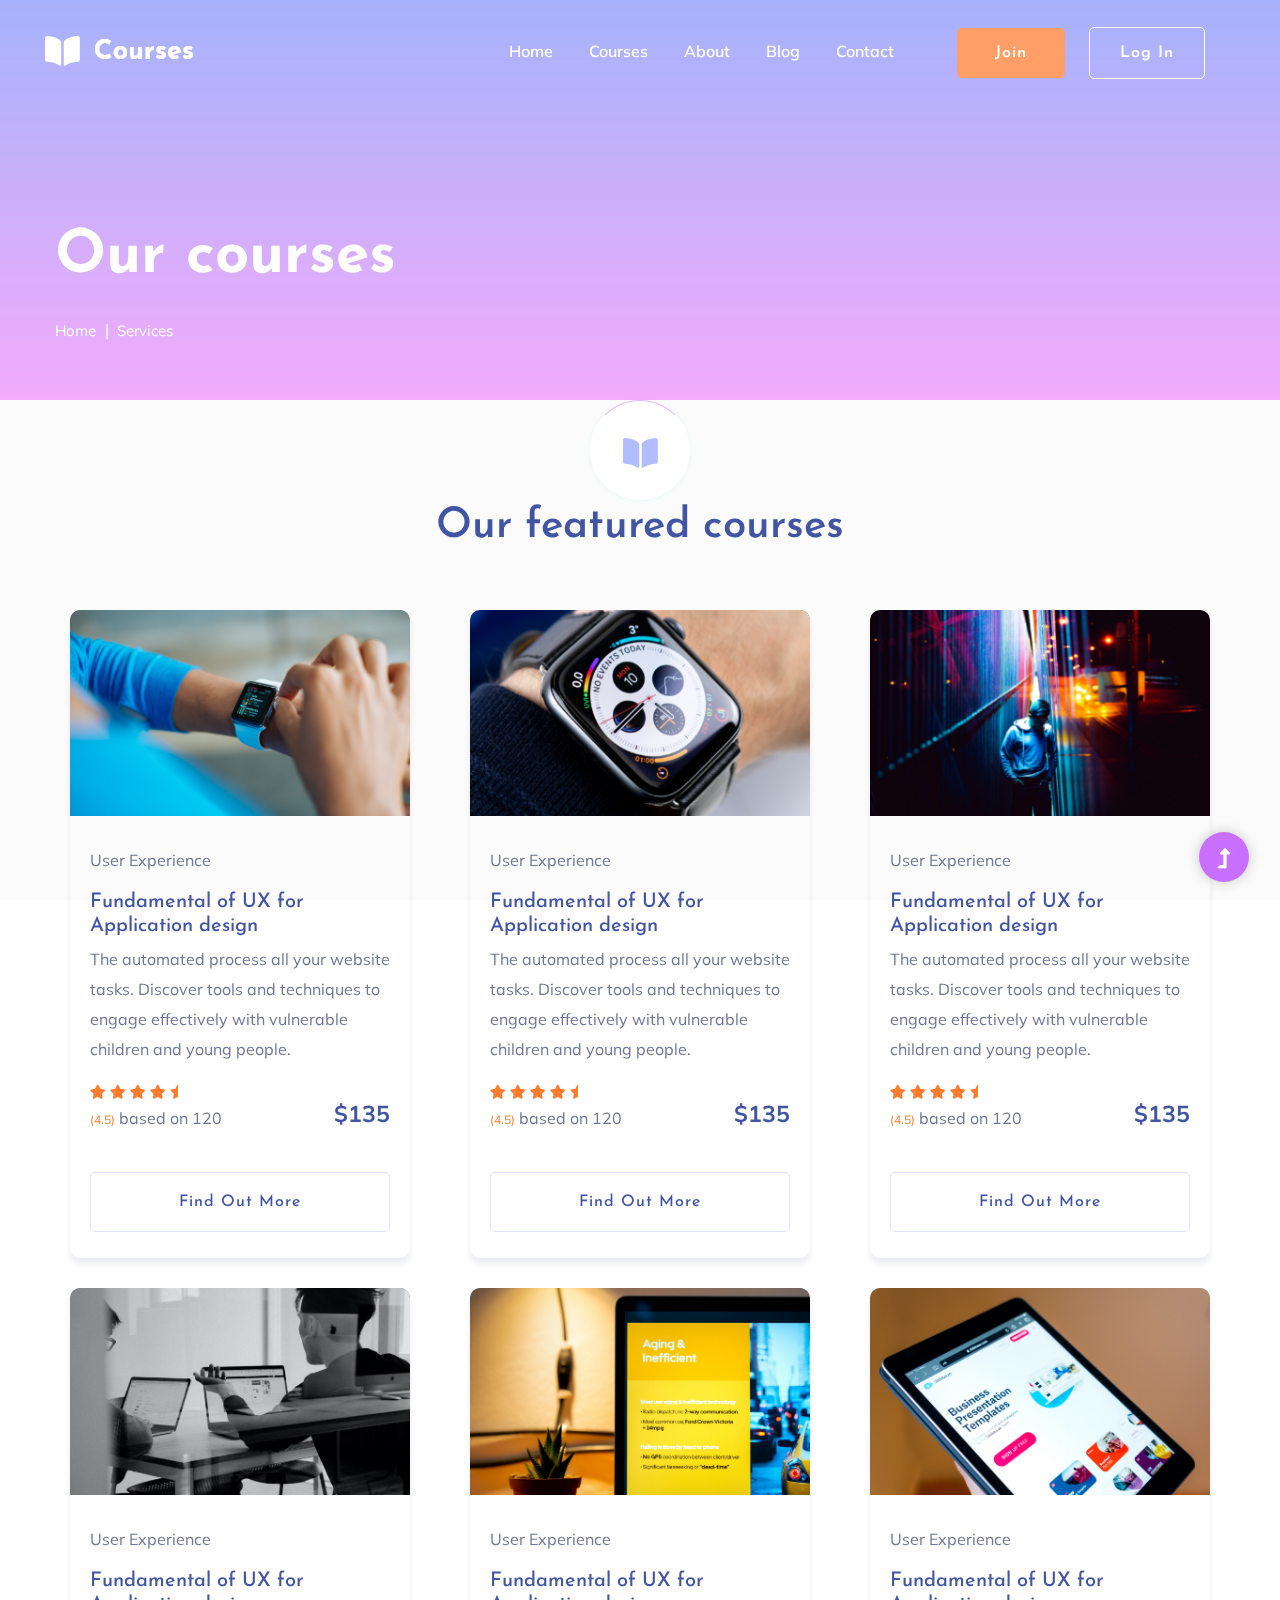
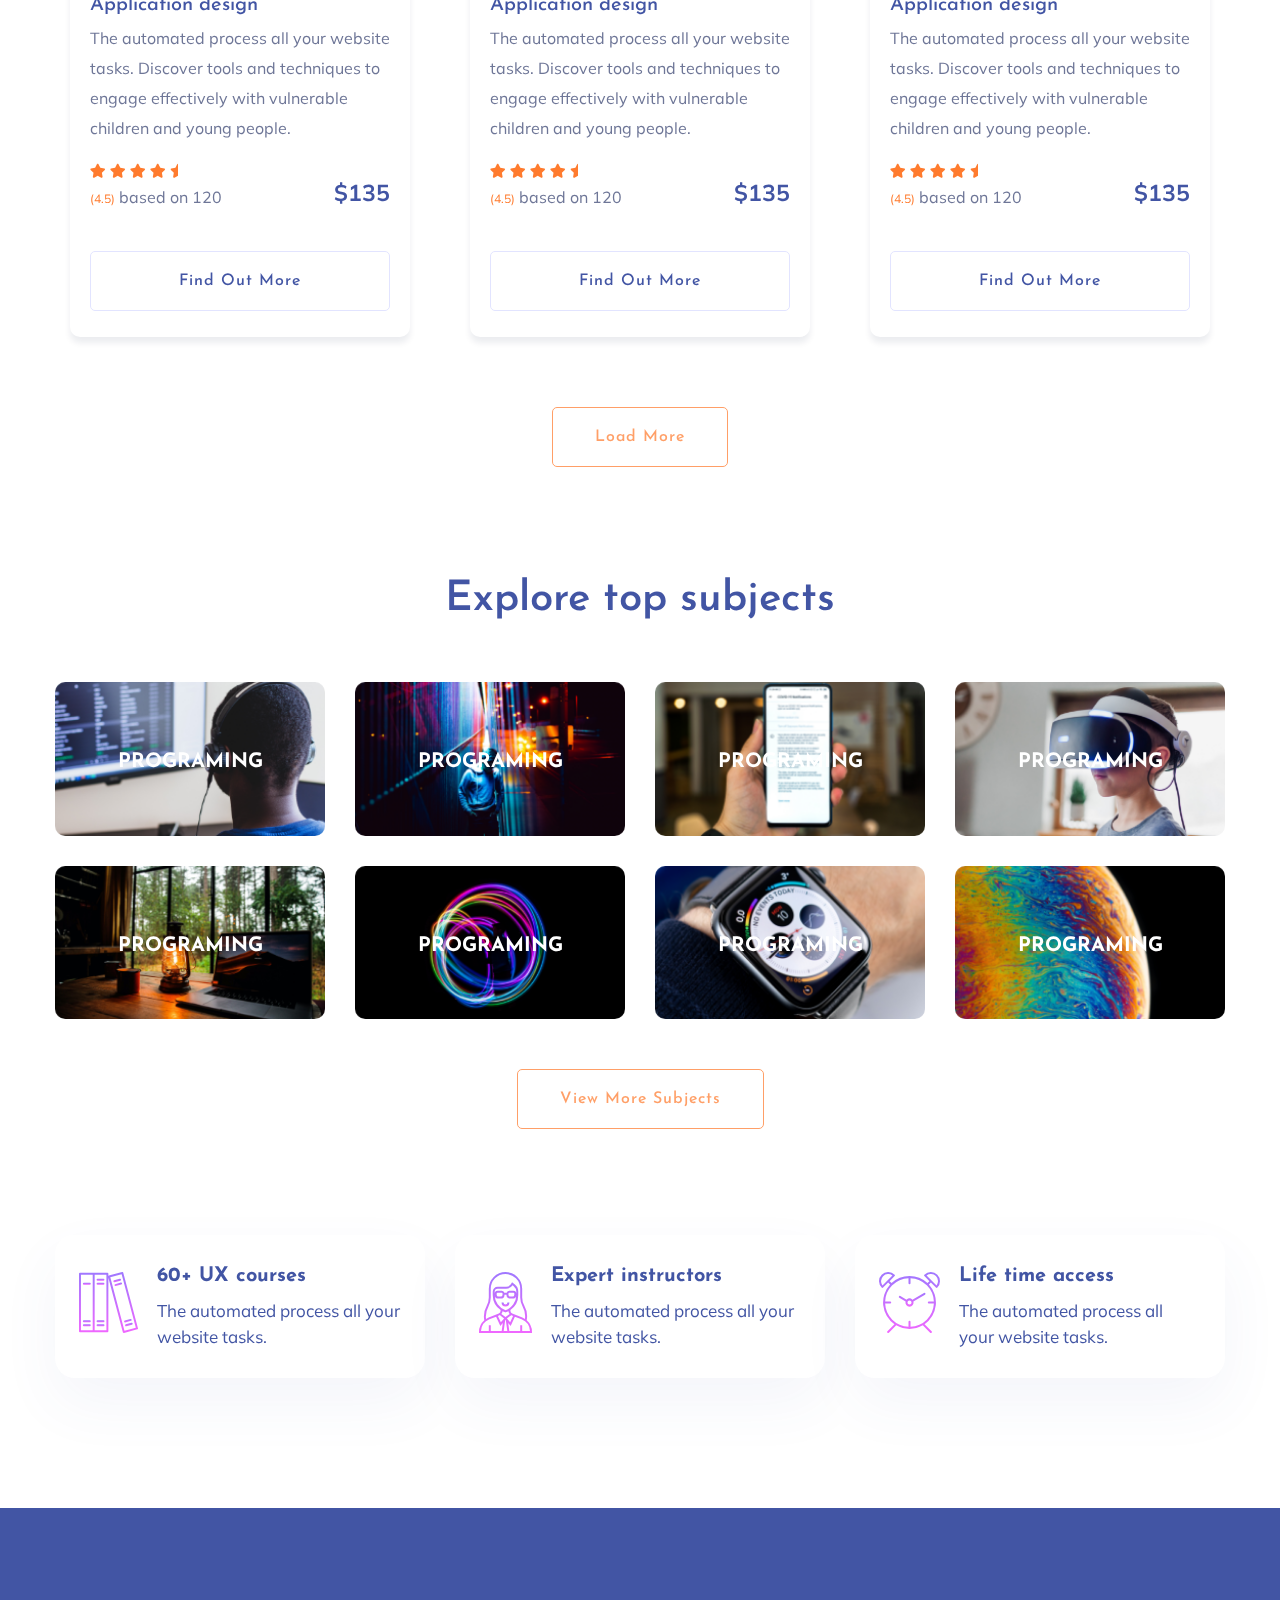
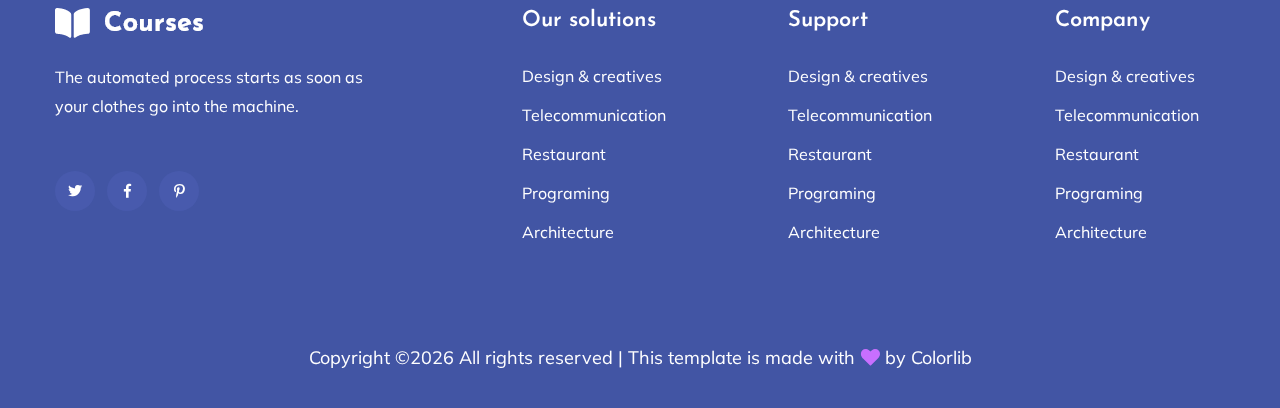
<file: courses-master/courses-master/courses.html>
<!doctype html>
<html class="no-js" lang="zxx">
<head>
    <meta charset="utf-8">
    <meta http-equiv="x-ua-compatible" content="ie=edge">
    <title>Courses | Education</title>
    <meta name="description" content="">
    <meta name="viewport" content="width=device-width, initial-scale=1">
    <link rel="manifest" href="site.webmanifest">
    <link rel="shortcut icon" type="image/x-icon" href="assets/img/favicon.ico">

    <!-- CSS here -->
    <link rel="stylesheet" href="assets/css/bootstrap.min.css">
    <link rel="stylesheet" href="assets/css/owl.carousel.min.css">
    <link rel="stylesheet" href="assets/css/slicknav.css">
    <link rel="stylesheet" href="assets/css/flaticon.css">
    <link rel="stylesheet" href="assets/css/progressbar_barfiller.css">
    <link rel="stylesheet" href="assets/css/gijgo.css">
    <link rel="stylesheet" href="assets/css/animate.min.css">
    <link rel="stylesheet" href="assets/css/animated-headline.css">
    <link rel="stylesheet" href="assets/css/magnific-popup.css">
    <link rel="stylesheet" href="assets/css/fontawesome-all.min.css">
    <link rel="stylesheet" href="assets/css/themify-icons.css">
    <link rel="stylesheet" href="assets/css/slick.css">
    <link rel="stylesheet" href="assets/css/nice-select.css">
    <link rel="stylesheet" href="assets/css/style.css">
</head>

<body>
    <!-- ? Preloader Start -->
    <div id="preloader-active">
        <div class="preloader d-flex align-items-center justify-content-center">
            <div class="preloader-inner position-relative">
                <div class="preloader-circle"></div>
                <div class="preloader-img pere-text">
                    <img src="assets/img/logo/loder.png" alt="">
                </div>
            </div>
        </div>
    </div>
    <!-- Preloader Start -->
    <!-- Header Start -->
    <div class="header-area header-transparent">
        <div class="main-header ">
            <div class="header-bottom  header-sticky">
                <div class="container-fluid">
                    <div class="row align-items-center">
                        <!-- Logo -->
                        <div class="col-xl-2 col-lg-2">
                            <div class="logo">
                                <a href="index.html"><img src="assets/img/logo/logo.png" alt=""></a>
                            </div>
                        </div>
                        <div class="col-xl-10 col-lg-10">
                            <div class="menu-wrapper d-flex align-items-center justify-content-end">
                                <!-- Main-menu -->
                                <div class="main-menu d-none d-lg-block">
                                    <nav>
                                        <ul id="navigation">                                                                                          
                                            <li class="active" ><a href="index.html">Home</a></li>
                                            <li><a href="courses.html">Courses</a></li>
                                            <li><a href="about.html">About</a></li>
                                            <li><a href="#">Blog</a>
                                                <ul class="submenu">
                                                    <li><a href="blog.html">Blog</a></li>
                                                    <li><a href="blog_details.html">Blog Details</a></li>
                                                    <li><a href="elements.html">Element</a></li>
                                                </ul>
                                            </li>
                                            <li><a href="contact.html">Contact</a></li>
                                            <!-- Button -->
                                            <li class="button-header margin-left "><a href="#" class="btn">Join</a></li>
                                            <li class="button-header"><a href="login.html" class="btn btn3">Log in</a></li>
                                        </ul>
                                    </nav>
                                </div>
                            </div>
                        </div> 
                        <!-- Mobile Menu -->
                        <div class="col-12">
                            <div class="mobile_menu d-block d-lg-none"></div>
                        </div>
                    </div>
                </div>
            </div>
        </div>
    </div>
    <!-- Header End -->
    <main>
        <!--? slider Area Start-->
        <section class="slider-area slider-area2">
            <div class="slider-active">
                <!-- Single Slider -->
                <div class="single-slider slider-height2">
                    <div class="container">
                        <div class="row">
                            <div class="col-xl-8 col-lg-11 col-md-12">
                                <div class="hero__caption hero__caption2">
                                    <h1 data-animation="bounceIn" data-delay="0.2s">Our courses</h1>
                                    <!-- breadcrumb Start-->
                                    <nav aria-label="breadcrumb">
                                        <ol class="breadcrumb">
                                            <li class="breadcrumb-item"><a href="index.html">Home</a></li>
                                            <li class="breadcrumb-item"><a href="#">Services</a></li> 
                                        </ol>
                                    </nav>
                                    <!-- breadcrumb End -->
                                </div>
                            </div>
                        </div>
                    </div>          
                </div>
            </div>
        </section>
        <!-- Courses area start -->
        <div class="courses-area section-padding40 fix">
            <div class="container">
                <div class="row justify-content-center">
                    <div class="col-xl-7 col-lg-8">
                        <div class="section-tittle text-center mb-55">
                            <h2>Our featured courses</h2>
                        </div>
                    </div>
                </div>
                <div class="row">
                    <div class="col-lg-4">
                        <div class="properties properties2 mb-30">
                            <div class="properties__card">
                                <div class="properties__img overlay1">
                                    <a href="#"><img src="assets/img/gallery/featured1.png" alt=""></a>
                                </div>
                                <div class="properties__caption">
                                    <p>User Experience</p>
                                    <h3><a href="#">Fundamental of UX for Application design</a></h3>
                                    <p>The automated process all your website tasks. Discover tools and techniques to engage effectively with vulnerable children and young people.
                                    </p>
                                    <div class="properties__footer d-flex justify-content-between align-items-center">
                                        <div class="restaurant-name">
                                            <div class="rating">
                                                <i class="fas fa-star"></i>
                                                <i class="fas fa-star"></i>
                                                <i class="fas fa-star"></i>
                                                <i class="fas fa-star"></i>
                                                <i class="fas fa-star-half"></i>
                                            </div>
                                            <p><span>(4.5)</span> based on 120</p>
                                        </div>
                                        <div class="price">
                                            <span>$135</span>
                                        </div>
                                    </div>
                                    <a href="#" class="border-btn border-btn2">Find out more</a>
                                </div>
                            </div>
                        </div>
                    </div>
                    <div class="col-lg-4">
                        <div class="properties properties2 mb-30">
                            <div class="properties__card">
                                <div class="properties__img overlay1">
                                    <a href="#"><img src="assets/img/gallery/featured2.png" alt=""></a>
                                </div>
                                <div class="properties__caption">
                                    <p>User Experience</p>
                                    <h3><a href="#">Fundamental of UX for Application design</a></h3>
                                    <p>The automated process all your website tasks. Discover tools and techniques to engage effectively with vulnerable children and young people.
                                        
                                    </p>
                                    <div class="properties__footer d-flex justify-content-between align-items-center">
                                        <div class="restaurant-name">
                                            <div class="rating">
                                                <i class="fas fa-star"></i>
                                                <i class="fas fa-star"></i>
                                                <i class="fas fa-star"></i>
                                                <i class="fas fa-star"></i>
                                                <i class="fas fa-star-half"></i>
                                            </div>
                                            <p><span>(4.5)</span> based on 120</p>
                                        </div>
                                        <div class="price">
                                            <span>$135</span>
                                        </div>
                                    </div>
                                    <a href="#" class="border-btn border-btn2">Find out more</a>
                                </div>
                                
                            </div>
                        </div>
                    </div>
                    <div class="col-lg-4">
                        <div class="properties properties2 mb-30">
                            <div class="properties__card">
                                <div class="properties__img overlay1">
                                    <a href="#"><img src="assets/img/gallery/featured3.png" alt=""></a>
                                </div>
                                <div class="properties__caption">
                                    <p>User Experience</p>
                                    <h3><a href="#">Fundamental of UX for Application design</a></h3>
                                    <p>The automated process all your website tasks. Discover tools and techniques to engage effectively with vulnerable children and young people.
                                        
                                    </p>
                                    <div class="properties__footer d-flex justify-content-between align-items-center">
                                        <div class="restaurant-name">
                                            <div class="rating">
                                                <i class="fas fa-star"></i>
                                                <i class="fas fa-star"></i>
                                                <i class="fas fa-star"></i>
                                                <i class="fas fa-star"></i>
                                                <i class="fas fa-star-half"></i>
                                            </div>
                                            <p><span>(4.5)</span> based on 120</p>
                                        </div>
                                        <div class="price">
                                            <span>$135</span>
                                        </div>
                                    </div>
                                    <a href="#" class="border-btn border-btn2">Find out more</a>
                                </div>
                                
                            </div>
                        </div>
                    </div>
                    <div class="col-lg-4">
                        <div class="properties properties2 mb-30">
                            <div class="properties__card">
                                <div class="properties__img overlay1">
                                    <a href="#"><img src="assets/img/gallery/featured4.png" alt=""></a>
                                </div>
                                <div class="properties__caption">
                                    <p>User Experience</p>
                                    <h3><a href="#">Fundamental of UX for Application design</a></h3>
                                    <p>The automated process all your website tasks. Discover tools and techniques to engage effectively with vulnerable children and young people.
                                        
                                    </p>
                                    <div class="properties__footer d-flex justify-content-between align-items-center">
                                        <div class="restaurant-name">
                                            <div class="rating">
                                                <i class="fas fa-star"></i>
                                                <i class="fas fa-star"></i>
                                                <i class="fas fa-star"></i>
                                                <i class="fas fa-star"></i>
                                                <i class="fas fa-star-half"></i>
                                            </div>
                                            <p><span>(4.5)</span> based on 120</p>
                                        </div>
                                        <div class="price">
                                            <span>$135</span>
                                        </div>
                                    </div>
                                    <a href="#" class="border-btn border-btn2">Find out more</a>
                                </div>
                                
                            </div>
                        </div>
                    </div>
                    <div class="col-lg-4">
                        <div class="properties properties2 mb-30">
                            <div class="properties__card">
                                <div class="properties__img overlay1">
                                    <a href="#"><img src="assets/img/gallery/featured5.png" alt=""></a>
                                </div>
                                <div class="properties__caption">
                                    <p>User Experience</p>
                                    <h3><a href="#">Fundamental of UX for Application design</a></h3>
                                    <p>The automated process all your website tasks. Discover tools and techniques to engage effectively with vulnerable children and young people.
                                        
                                    </p>
                                    <div class="properties__footer d-flex justify-content-between align-items-center">
                                        <div class="restaurant-name">
                                            <div class="rating">
                                                <i class="fas fa-star"></i>
                                                <i class="fas fa-star"></i>
                                                <i class="fas fa-star"></i>
                                                <i class="fas fa-star"></i>
                                                <i class="fas fa-star-half"></i>
                                            </div>
                                            <p><span>(4.5)</span> based on 120</p>
                                        </div>
                                        <div class="price">
                                            <span>$135</span>
                                        </div>
                                    </div>
                                    <a href="#" class="border-btn border-btn2">Find out more</a>
                                </div>
                                
                            </div>
                        </div>
                    </div>
                    <div class="col-lg-4">
                        <div class="properties properties2 mb-30">
                            <div class="properties__card">
                                <div class="properties__img overlay1">
                                    <a href="#"><img src="assets/img/gallery/featured6.png" alt=""></a>
                                </div>
                                <div class="properties__caption">
                                    <p>User Experience</p>
                                    <h3><a href="#">Fundamental of UX for Application design</a></h3>
                                    <p>The automated process all your website tasks. Discover tools and techniques to engage effectively with vulnerable children and young people.
                                    </p>
                                    <div class="properties__footer d-flex justify-content-between align-items-center">
                                        <div class="restaurant-name">
                                            <div class="rating">
                                                <i class="fas fa-star"></i>
                                                <i class="fas fa-star"></i>
                                                <i class="fas fa-star"></i>
                                                <i class="fas fa-star"></i>
                                                <i class="fas fa-star-half"></i>
                                            </div>
                                            <p><span>(4.5)</span> based on 120</p>
                                        </div>
                                        <div class="price">
                                            <span>$135</span>
                                        </div>
                                    </div>
                                    <a href="#" class="border-btn border-btn2">Find out more</a>
                                </div>
                            </div>
                        </div>
                    </div>
                </div>
                <div class="row justify-content-center">
                    <div class="col-xl-7 col-lg-8">
                        <div class="section-tittle text-center mt-40">
                            <a href="#" class="border-btn">Load More</a>
                        </div>
                    </div>
                </div>
            </div>
        </div>
        <!-- Courses area End -->
        <!--? top subjects Area Start -->
        <div class="topic-area">
            <div class="container">
                <div class="row justify-content-center">
                    <div class="col-xl-7 col-lg-8">
                        <div class="section-tittle text-center mb-55">
                            <h2>Explore top subjects</h2>
                        </div>
                    </div>
                </div>
                <div class="row">
                    <div class="col-lg-3 col-md-4 col-sm-6">
                        <div class="single-topic text-center mb-30">
                            <div class="topic-img">
                                <img src="assets/img/gallery/topic1.png" alt="">
                                <div class="topic-content-box">
                                    <div class="topic-content">
                                        <h3><a href="#">Programing</a></h3>
                                    </div>
                                </div>
                            </div>
                        </div>
                    </div>
                    <div class="col-lg-3 col-md-4 col-sm-6">
                        <div class="single-topic text-center mb-30">
                            <div class="topic-img">
                                <img src="assets/img/gallery/topic2.png" alt="">
                                <div class="topic-content-box">
                                    <div class="topic-content">
                                        <h3><a href="#">Programing</a></h3>
                                    </div>
                                </div>
                            </div>
                        </div>
                    </div>
                    <div class="col-lg-3 col-md-4 col-sm-6">
                        <div class="single-topic text-center mb-30">
                            <div class="topic-img">
                                <img src="assets/img/gallery/topic3.png" alt="">
                                <div class="topic-content-box">
                                    <div class="topic-content">
                                        <h3><a href="#">Programing</a></h3>
                                    </div>
                                </div>
                            </div>
                        </div>
                    </div>
                    <div class="col-lg-3 col-md-4 col-sm-6">
                        <div class="single-topic text-center mb-30">
                            <div class="topic-img">
                                <img src="assets/img/gallery/topic4.png" alt="">
                                <div class="topic-content-box">
                                    <div class="topic-content">
                                        <h3><a href="#">Programing</a></h3>
                                    </div>
                                </div>
                            </div>
                        </div>
                    </div>
                    <div class="col-lg-3 col-md-4 col-sm-6">
                        <div class="single-topic text-center mb-30">
                            <div class="topic-img">
                                <img src="assets/img/gallery/topic5.png" alt="">
                                <div class="topic-content-box">
                                    <div class="topic-content">
                                        <h3><a href="#">Programing</a></h3>
                                    </div>
                                </div>
                            </div>
                        </div>
                    </div>
                    <div class="col-lg-3 col-md-4 col-sm-6">
                        <div class="single-topic text-center mb-30">
                            <div class="topic-img">
                                <img src="assets/img/gallery/topic6.png" alt="">
                                <div class="topic-content-box">
                                    <div class="topic-content">
                                        <h3><a href="#">Programing</a></h3>
                                    </div>
                                </div>
                            </div>
                        </div>
                    </div>
                    <div class="col-lg-3 col-md-4 col-sm-6">
                        <div class="single-topic text-center mb-30">
                            <div class="topic-img">
                                <img src="assets/img/gallery/topic7.png" alt="">
                                <div class="topic-content-box">
                                    <div class="topic-content">
                                        <h3><a href="#">Programing</a></h3>
                                    </div>
                                </div>
                            </div>
                        </div>
                    </div>
                    <div class="col-lg-3 col-md-4 col-sm-6">
                        <div class="single-topic text-center mb-30">
                            <div class="topic-img">
                                <img src="assets/img/gallery/topic8.png" alt="">
                                <div class="topic-content-box">
                                    <div class="topic-content">
                                        <h3><a href="#">Programing</a></h3>
                                    </div>
                                </div>
                            </div>
                        </div>
                    </div>
                </div>
                <div class="row justify-content-center">
                    <div class="col-xl-12">
                        <div class="section-tittle text-center mt-20">
                            <a href="courses.html" class="border-btn">View More Subjects</a>
                        </div>
                    </div>
                </div>
            </div>
        </div>
        <!-- top subjects End -->  
        <!-- ? services-area -->
        <div class="services-area services-area2 section-padding40">
            <div class="container">
                <div class="row justify-content-sm-center">
                    <div class="col-lg-4 col-md-6 col-sm-8">
                        <div class="single-services mb-30">
                            <div class="features-icon">
                                <img src="assets/img/icon/icon1.svg" alt="">
                            </div>
                            <div class="features-caption">
                                <h3>60+ UX courses</h3>
                                <p>The automated process all your website tasks.</p>
                            </div>
                        </div>
                    </div>
                    <div class="col-lg-4 col-md-6 col-sm-8">
                        <div class="single-services mb-30">
                            <div class="features-icon">
                                <img src="assets/img/icon/icon2.svg" alt="">
                            </div>
                            <div class="features-caption">
                                <h3>Expert instructors</h3>
                                <p>The automated process all your website tasks.</p>
                            </div>
                        </div>
                    </div>
                    <div class="col-lg-4 col-md-6 col-sm-8">
                        <div class="single-services mb-30">
                            <div class="features-icon">
                                <img src="assets/img/icon/icon3.svg" alt="">
                            </div>
                            <div class="features-caption">
                                <h3>Life time access</h3>
                                <p>The automated process all your website tasks.</p>
                            </div>
                        </div>
                    </div>
                </div>
            </div>
        </div>
    </main>
    <footer>
        <div class="footer-wrappper footer-bg">
           <!-- Footer Start-->
           <div class="footer-area footer-padding">
               <div class="container">
                   <div class="row justify-content-between">
                       <div class="col-xl-4 col-lg-5 col-md-4 col-sm-6">
                           <div class="single-footer-caption mb-50">
                               <div class="single-footer-caption mb-30">
                                   <!-- logo -->
                                   <div class="footer-logo mb-25">
                                       <a href="index.html"><img src="assets/img/logo/logo2_footer.png" alt=""></a>
                                   </div>
                                   <div class="footer-tittle">
                                       <div class="footer-pera">
                                           <p>The automated process starts as soon as your clothes go into the machine.</p>
                                       </div>
                                   </div>
                                   <!-- social -->
                                   <div class="footer-social">
                                       <a href="#"><i class="fab fa-twitter"></i></a>
                                       <a href="https://bit.ly/sai4ull"><i class="fab fa-facebook-f"></i></a>
                                       <a href="#"><i class="fab fa-pinterest-p"></i></a>
                                   </div>
                               </div>
                           </div>
                       </div>
                       <div class="col-xl-2 col-lg-3 col-md-4 col-sm-5">
                           <div class="single-footer-caption mb-50">
                               <div class="footer-tittle">
                                   <h4>Our solutions</h4>
                                   <ul>
                                       <li><a href="#">Design & creatives</a></li>
                                       <li><a href="#">Telecommunication</a></li>
                                       <li><a href="#">Restaurant</a></li>
                                       <li><a href="#">Programing</a></li>
                                       <li><a href="#">Architecture</a></li>
                                   </ul>
                               </div>
                           </div>
                       </div>
                       <div class="col-xl-2 col-lg-4 col-md-4 col-sm-6">
                           <div class="single-footer-caption mb-50">
                               <div class="footer-tittle">
                                   <h4>Support</h4>
                                   <ul>
                                       <li><a href="#">Design & creatives</a></li>
                                       <li><a href="#">Telecommunication</a></li>
                                       <li><a href="#">Restaurant</a></li>
                                       <li><a href="#">Programing</a></li>
                                       <li><a href="#">Architecture</a></li>
                                   </ul>
                               </div>
                           </div>
                       </div>
                       <div class="col-xl-2 col-lg-3 col-md-4 col-sm-6">
                           <div class="single-footer-caption mb-50">
                               <div class="footer-tittle">
                                   <h4>Company</h4>
                                   <ul>
                                       <li><a href="#">Design & creatives</a></li>
                                       <li><a href="#">Telecommunication</a></li>
                                       <li><a href="#">Restaurant</a></li>
                                       <li><a href="#">Programing</a></li>
                                       <li><a href="#">Architecture</a></li>
                                   </ul>
                               </div>
                           </div>
                       </div>
                   </div>
               </div>
           </div>
           <!-- footer-bottom area -->
           <div class="footer-bottom-area">
               <div class="container">
                   <div class="footer-border">
                       <div class="row d-flex align-items-center">
                           <div class="col-xl-12 ">
                               <div class="footer-copy-right text-center">
                                   <p><!-- Link back to Colorlib can't be removed. Template is licensed under CC BY 3.0. -->
                                      Copyright &copy;<script>document.write(new Date().getFullYear());</script> All rights reserved | This template is made with <i class="fa fa-heart" aria-hidden="true"></i> by <a href="https://colorlib.com" target="_blank">Colorlib</a>
                                      <!-- Link back to Colorlib can't be removed. Template is licensed under CC BY 3.0. --></p>
                                  </div>
                              </div>
                          </div>
                      </div>
                  </div>
              </div>
              <!-- Footer End-->
          </div>
      </footer> 
      <!-- Scroll Up -->
      <div id="back-top" >
        <a title="Go to Top" href="#"> <i class="fas fa-level-up-alt"></i></a>
    </div>

    <!-- JS here -->
    <script src="./assets/js/vendor/modernizr-3.5.0.min.js"></script>
    <!-- Jquery, Popper, Bootstrap -->
    <script src="./assets/js/vendor/jquery-1.12.4.min.js"></script>
    <script src="./assets/js/popper.min.js"></script>
    <script src="./assets/js/bootstrap.min.js"></script>
    <!-- Jquery Mobile Menu -->
    <script src="./assets/js/jquery.slicknav.min.js"></script>

    <!-- Jquery Slick , Owl-Carousel Plugins -->
    <script src="./assets/js/owl.carousel.min.js"></script>
    <script src="./assets/js/slick.min.js"></script>
    <!-- One Page, Animated-HeadLin -->
    <script src="./assets/js/wow.min.js"></script>
    <script src="./assets/js/animated.headline.js"></script>
    <script src="./assets/js/jquery.magnific-popup.js"></script>

    <!-- Date Picker -->
    <script src="./assets/js/gijgo.min.js"></script>
    <!-- Nice-select, sticky -->
    <script src="./assets/js/jquery.nice-select.min.js"></script>
    <script src="./assets/js/jquery.sticky.js"></script>
    <!-- Progress -->
    <script src="./assets/js/jquery.barfiller.js"></script>
    
    <!-- counter , waypoint,Hover Direction -->
    <script src="./assets/js/jquery.counterup.min.js"></script>
    <script src="./assets/js/waypoints.min.js"></script>
    <script src="./assets/js/jquery.countdown.min.js"></script>
    <script src="./assets/js/hover-direction-snake.min.js"></script>

    <!-- contact js -->
    <script src="./assets/js/contact.js"></script>
    <script src="./assets/js/jquery.form.js"></script>
    <script src="./assets/js/jquery.validate.min.js"></script>
    <script src="./assets/js/mail-script.js"></script>
    <script src="./assets/js/jquery.ajaxchimp.min.js"></script>
    
    <!-- Jquery Plugins, main Jquery -->	
    <script src="./assets/js/plugins.js"></script>
    <script src="./assets/js/main.js"></script>
    
</body>
</html>
</file>
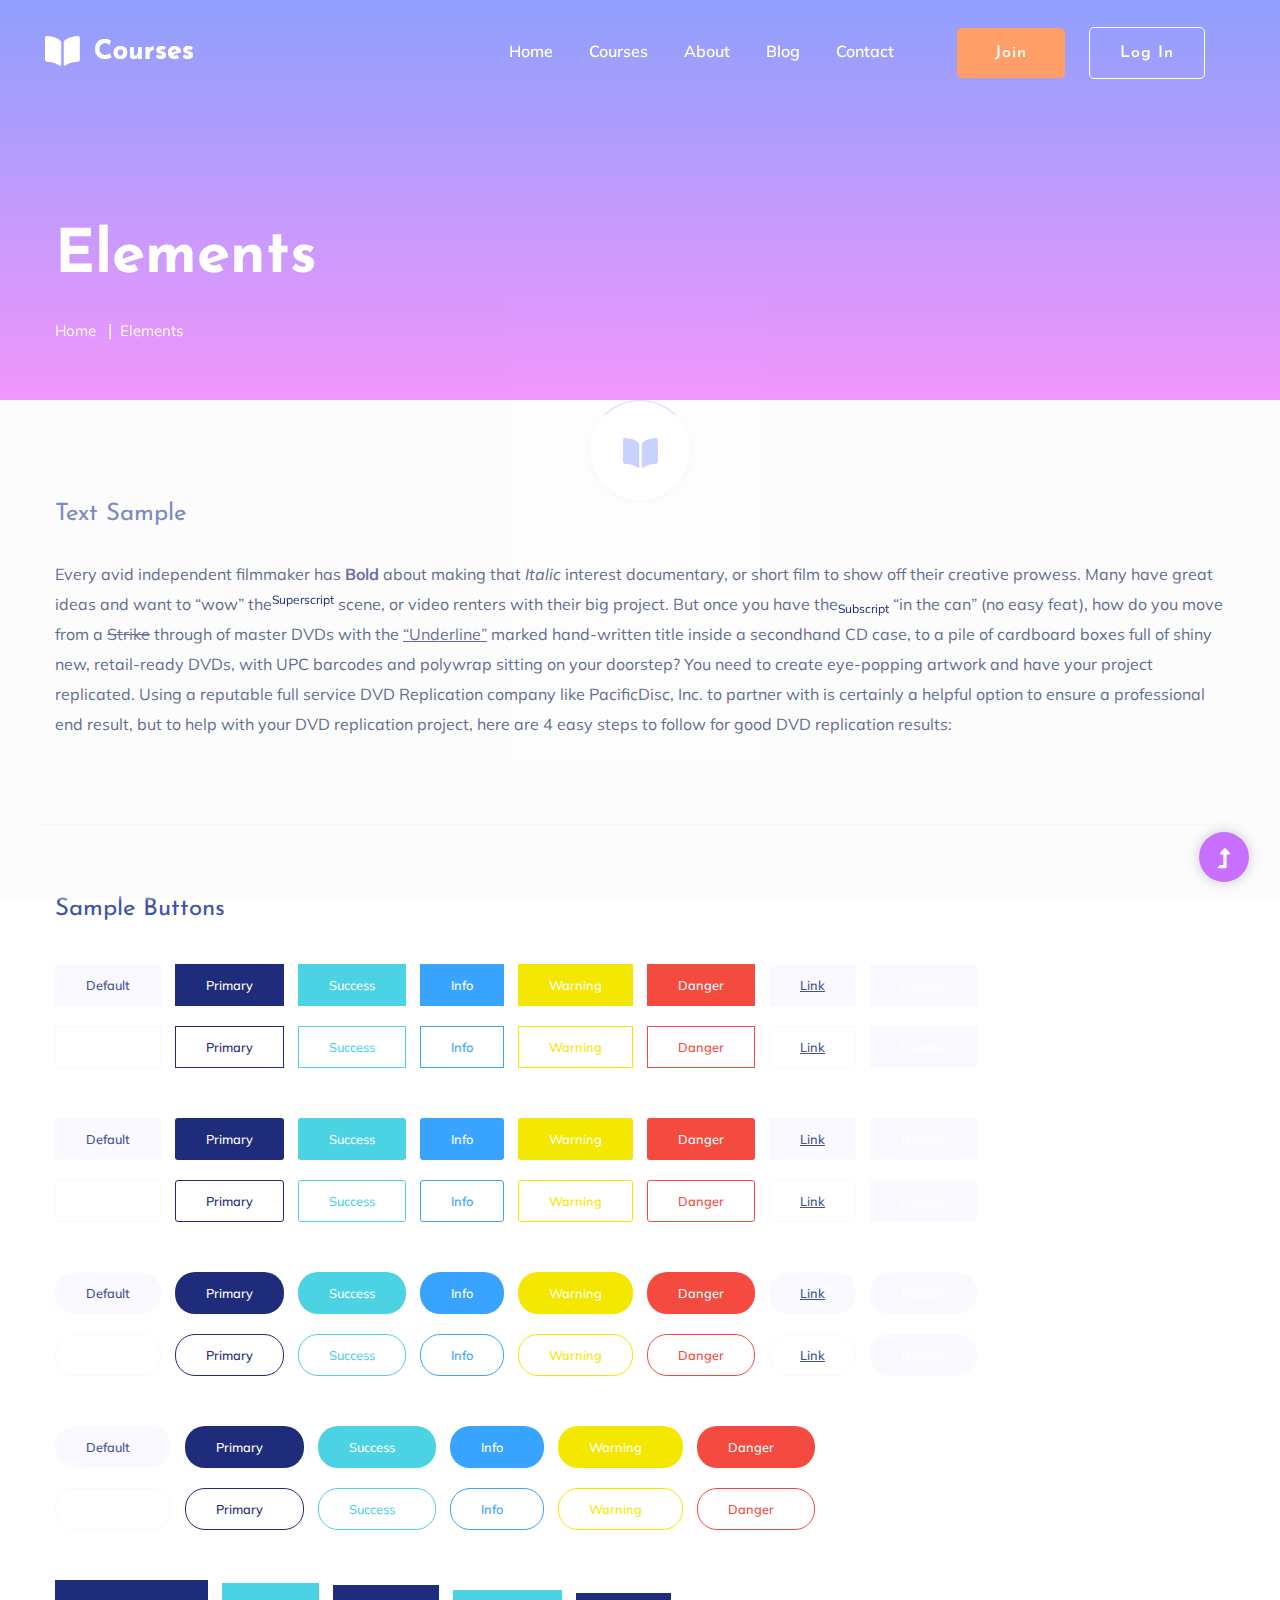
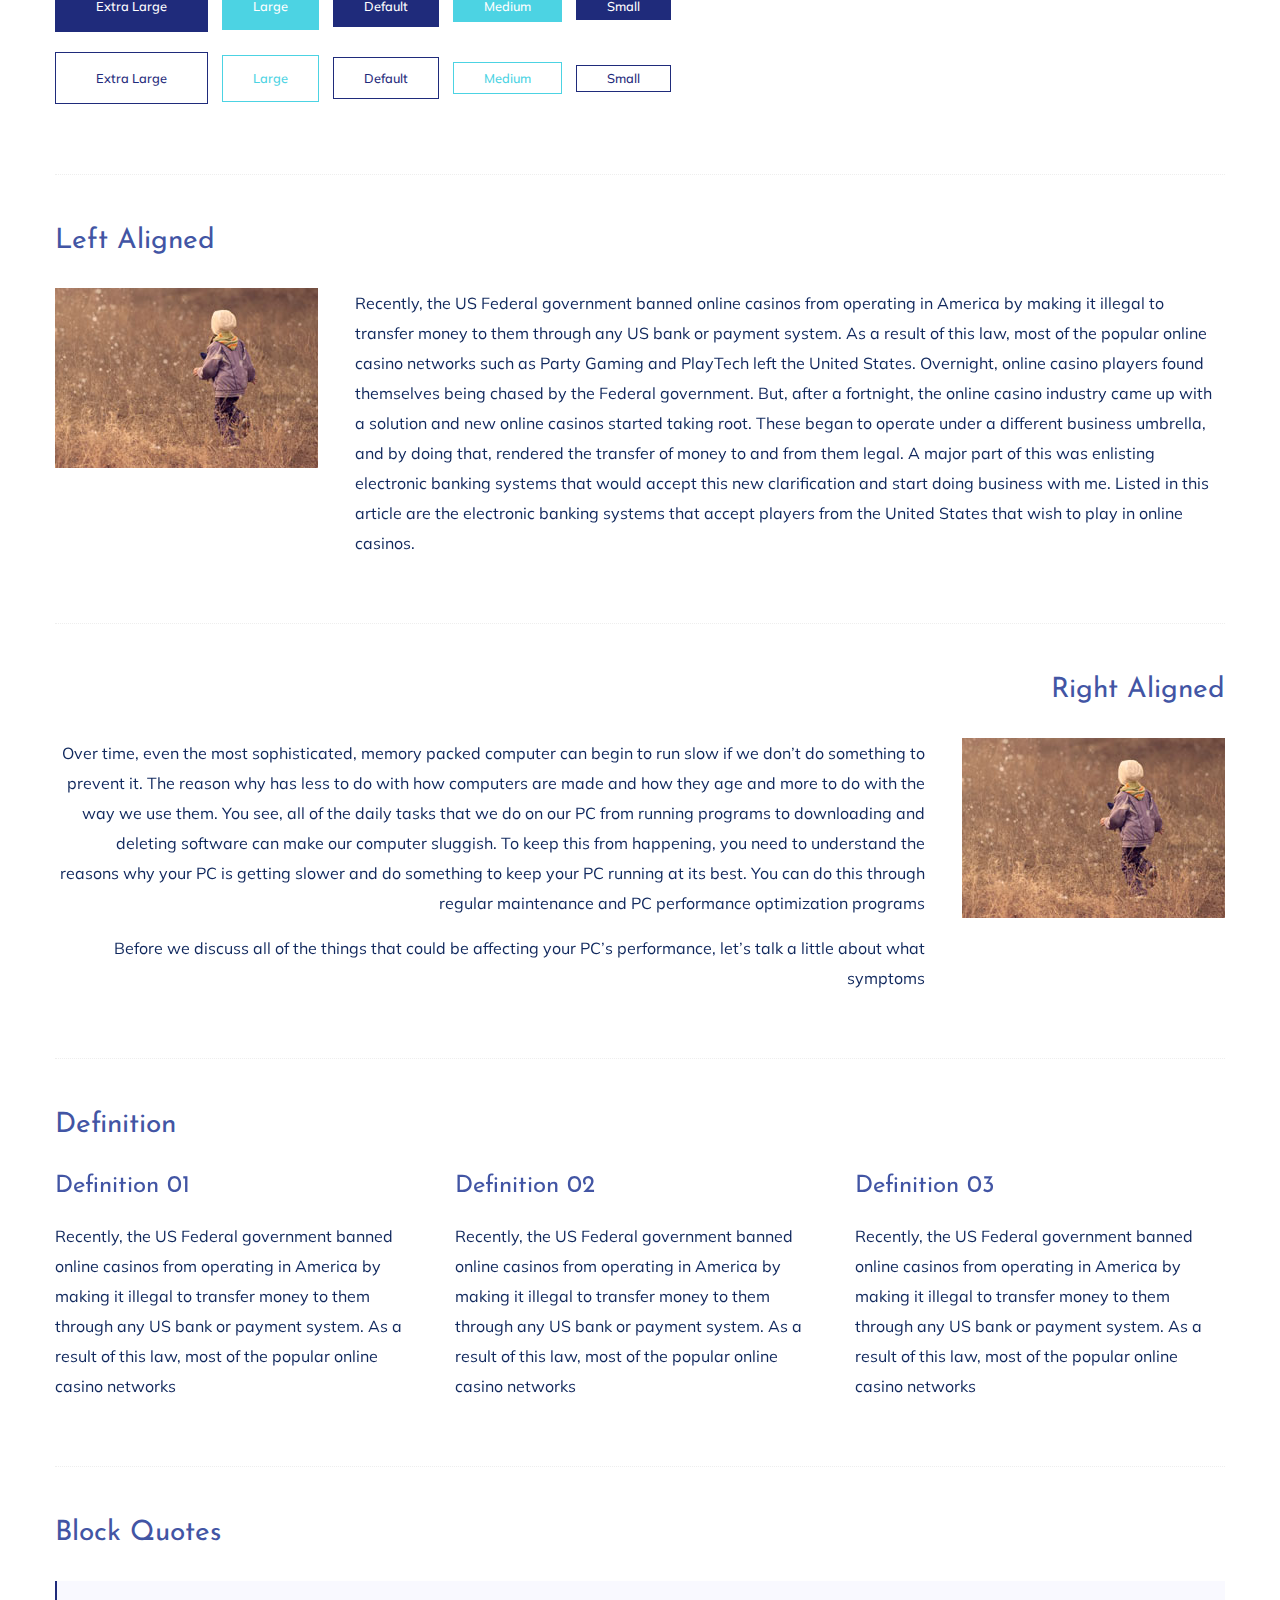
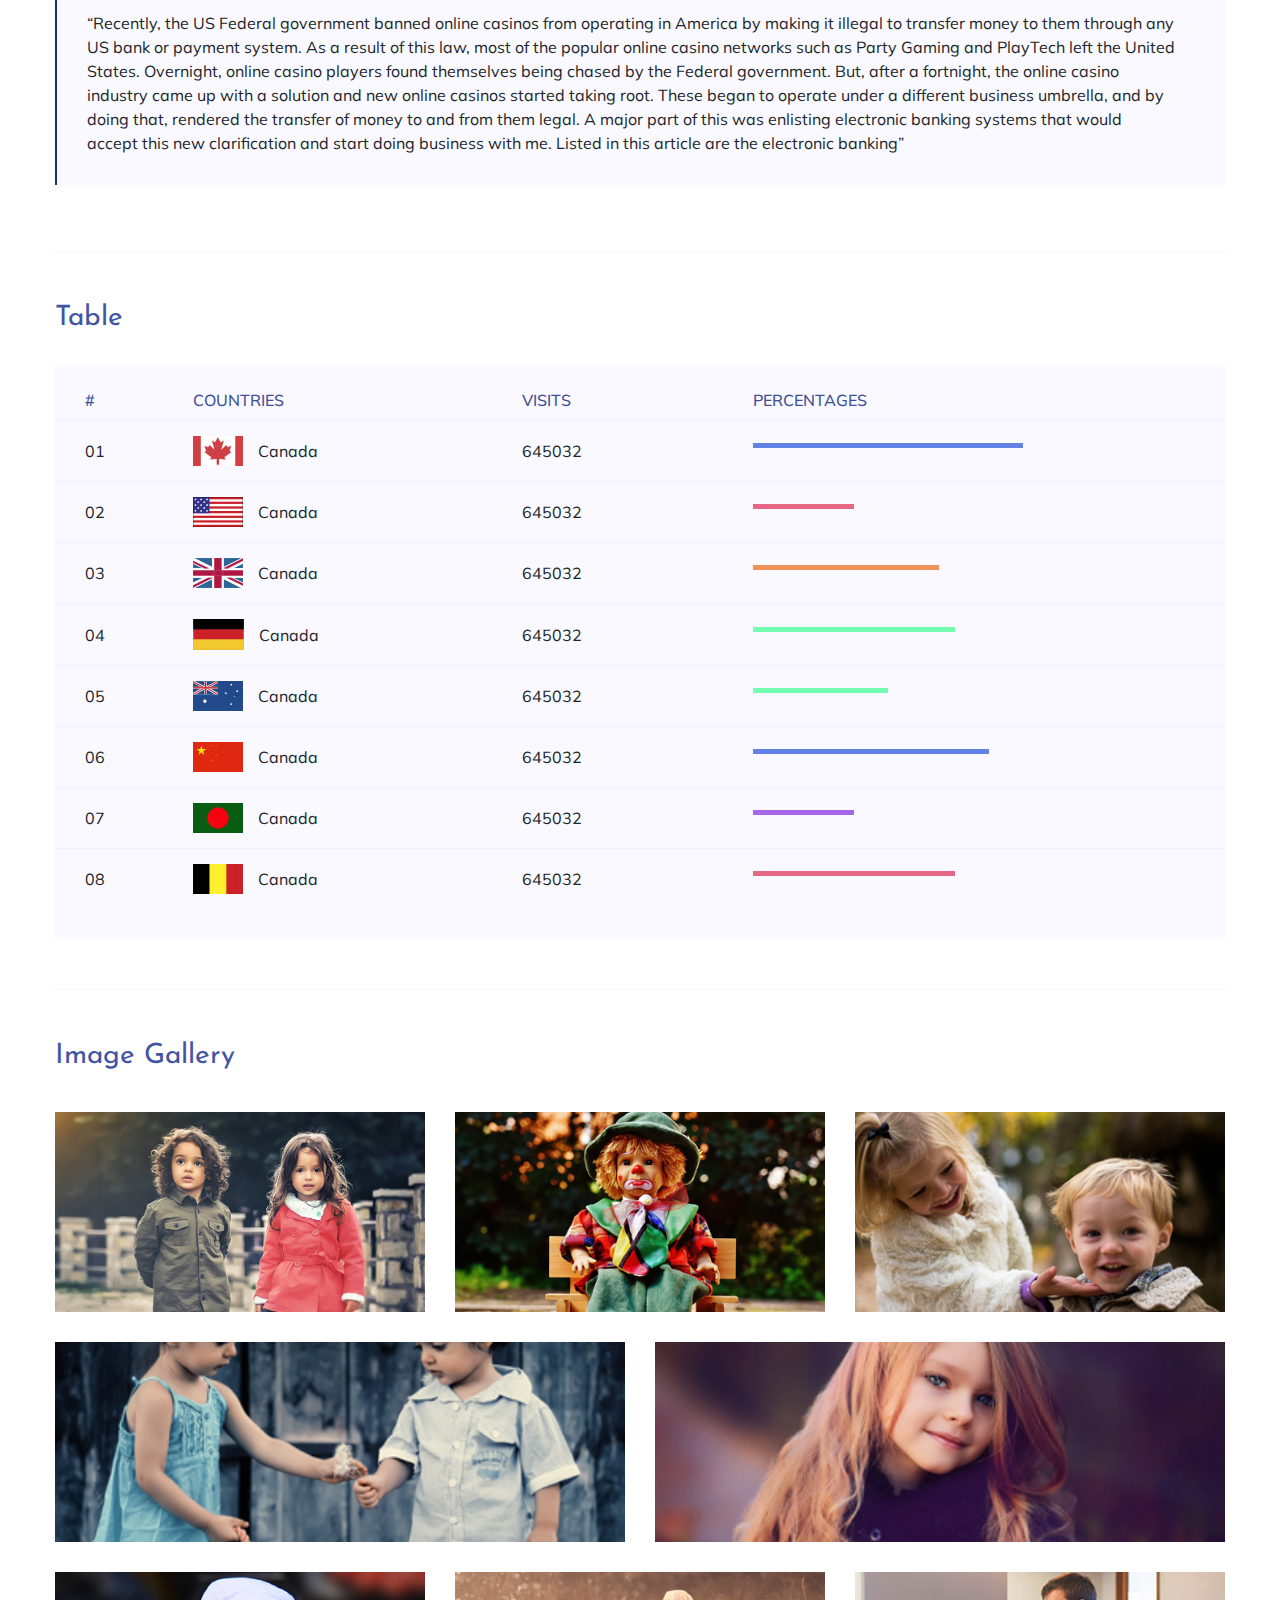
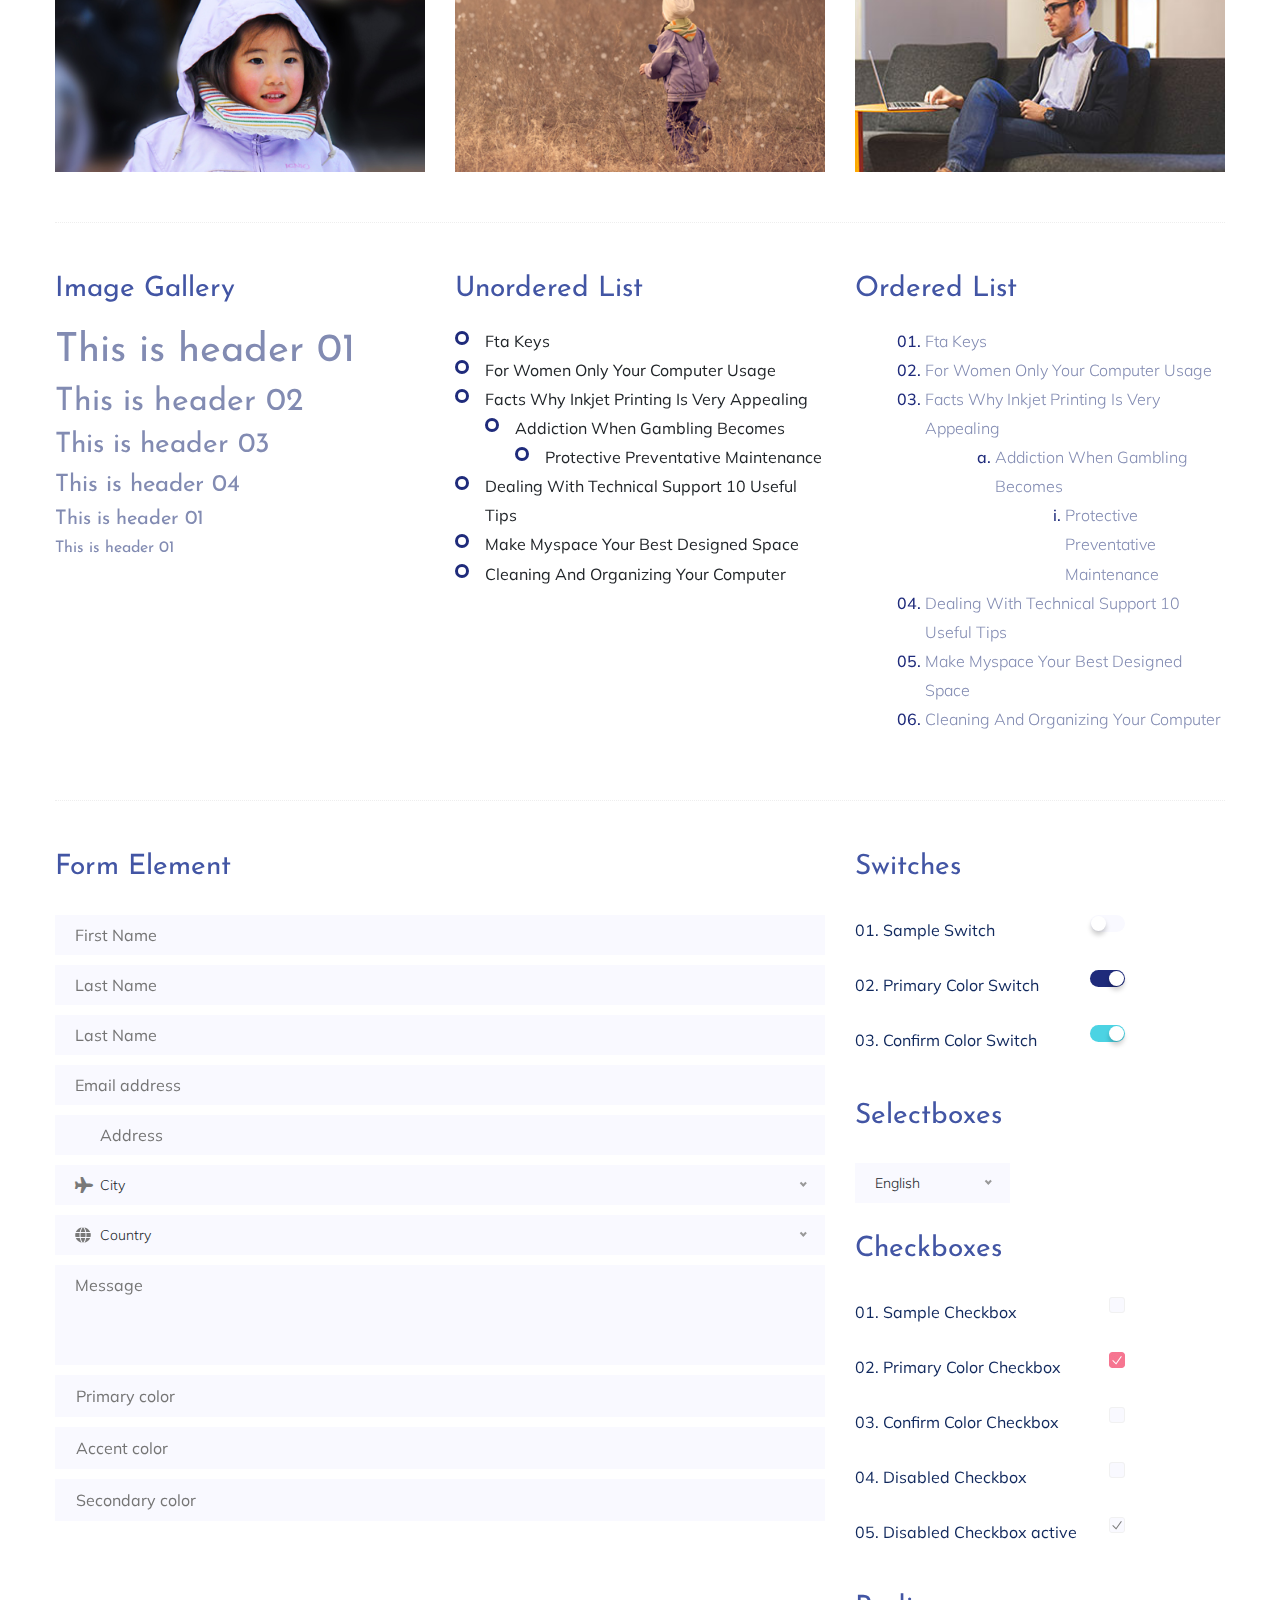
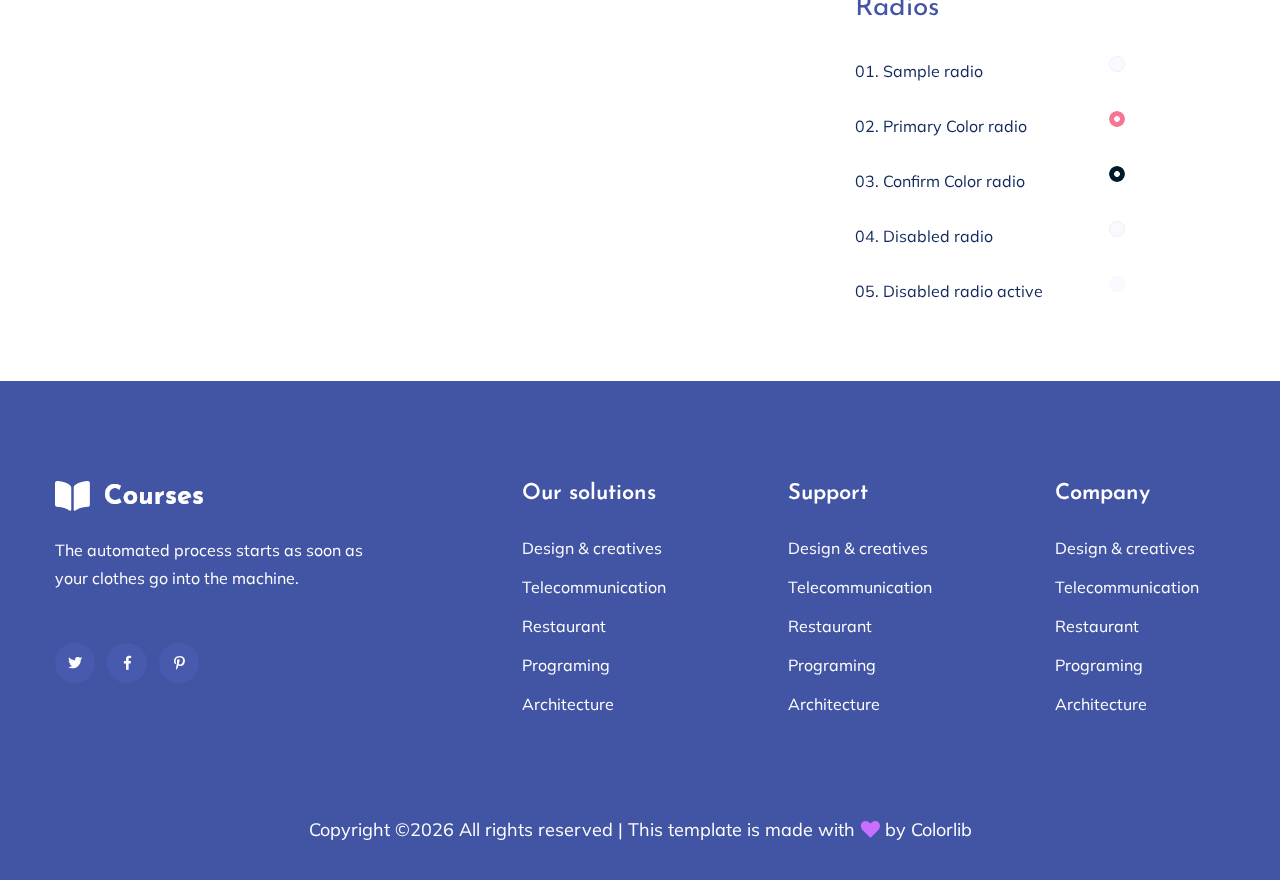
<file: courses-master/courses-master/elements.html>
<!doctype html>
<html class="no-js" lang="zxx">
<head>
	<meta charset="utf-8">
	<meta http-equiv="x-ua-compatible" content="ie=edge">
	<title>Courses | Education</title>
	<meta name="description" content="">
	<meta name="viewport" content="width=device-width, initial-scale=1">
	<link rel="shortcut icon" type="image/x-icon" href="assets/img/favicon.ico">

	<!-- CSS here -->
	<link rel="stylesheet" href="assets/css/bootstrap.min.css">
	<link rel="stylesheet" href="assets/css/owl.carousel.min.css">
	<link rel="stylesheet" href="assets/css/slicknav.css">
	<link rel="stylesheet" href="assets/css/animate.min.css">
	<link rel="stylesheet" href="assets/css/hamburgers.min.css">
	<link rel="stylesheet" href="assets/css/magnific-popup.css">
	<link rel="stylesheet" href="assets/css/fontawesome-all.min.css">
	<link rel="stylesheet" href="assets/css/themify-icons.css">
	<link rel="stylesheet" href="assets/css/slick.css">
	<link rel="stylesheet" href="assets/css/nice-select.css">
	<link rel="stylesheet" href="assets/css/style.css">
</head>
<body>
	<!--? Preloader Start -->
	<div id="preloader-active">
		<div class="preloader d-flex align-items-center justify-content-center">
			<div class="preloader-inner position-relative">
				<div class="preloader-circle"></div>
				<div class="preloader-img pere-text">
					<img src="assets/img/logo/loder.png" alt="">
				</div>
			</div>
		</div>
	</div>
	<!-- Preloader Start -->
	<!-- Header Start -->
	<div class="header-area header-transparent">
		<div class="main-header ">
			<div class="header-bottom  header-sticky">
				<div class="container-fluid">
					<div class="row align-items-center">
						<!-- Logo -->
						<div class="col-xl-2 col-lg-2">
							<div class="logo">
								<a href="index.html"><img src="assets/img/logo/logo.png" alt=""></a>
							</div>
						</div>
						<div class="col-xl-10 col-lg-10">
							<div class="menu-wrapper d-flex align-items-center justify-content-end">
								<!-- Main-menu -->
								<div class="main-menu d-none d-lg-block">
									<nav>
										<ul id="navigation">                                                                                          
											<li class="active" ><a href="index.html">Home</a></li>
											<li><a href="courses.html">Courses</a></li>
											<li><a href="about.html">About</a></li>
											<li><a href="#">Blog</a>
												<ul class="submenu">
													<li><a href="blog.html">Blog</a></li>
													<li><a href="blog_details.html">Blog Details</a></li>
													<li><a href="elements.html">Element</a></li>
												</ul>
											</li>
											<li><a href="contact.html">Contact</a></li>
											<!-- Button -->
											<li class="button-header margin-left "><a href="#" class="btn">Join</a></li>
											<li class="button-header"><a href="login.html" class="btn btn3">Log in</a></li>
										</ul>
									</nav>
								</div>
							</div>
						</div> 
						<!-- Mobile Menu -->
						<div class="col-12">
							<div class="mobile_menu d-block d-lg-none"></div>
						</div>
					</div>
				</div>
			</div>
		</div>
	</div>
	<!-- Header End -->
	<main>
		<!--? slider Area Start-->
		<section class="slider-area slider-area2">
			<div class="slider-active">
				<!-- Single Slider -->
				<div class="single-slider slider-height2">
					<div class="container">
						<div class="row">
							<div class="col-xl-8 col-lg-11 col-md-12">
								<div class="hero__caption hero__caption2">
									<h1 data-animation="bounceIn" data-delay="0.2s">Elements</h1>
									<!-- breadcrumb Start-->
									<nav aria-label="breadcrumb">
										<ol class="breadcrumb">
											<li class="breadcrumb-item"><a href="index.html">Home</a></li>
											<li class="breadcrumb-item"><a href="#">Elements</a></li> 
										</ol>
									</nav>
									<!-- breadcrumb End -->
								</div>
							</div>
						</div>
					</div>          
				</div>
			</div>
		</section>
		<!--? Start Sample Area -->
		<section class="sample-text-area">
			<div class="container box_1170">
				<h3 class="text-heading">Text Sample</h3>
				<p class="sample-text">
					Every avid independent filmmaker has <b>Bold</b> about making that <i>Italic</i> interest documentary,
					or short
					film to show off their creative prowess. Many have great ideas and want to “wow”
					the<sup>Superscript</sup> scene,
					or video renters with their big project. But once you have the<sub>Subscript</sub> “in the can” (no easy
					feat), how
					do you move from a <del>Strike</del> through of master DVDs with the <u>“Underline”</u> marked
					hand-written title
					inside a secondhand CD case, to a pile of cardboard boxes full of shiny new, retail-ready DVDs, with UPC
					barcodes
					and polywrap sitting on your doorstep? You need to create eye-popping artwork and have your project
					replicated.
					Using a reputable full service DVD Replication company like PacificDisc, Inc. to partner with is
					certainly a
					helpful option to ensure a professional end result, but to help with your DVD replication project, here
					are 4 easy
					steps to follow for good DVD replication results:
					
				</p>
			</div>
		</section>
		<!-- End Sample Area -->
		<!--? Start Button -->
		<section class="button-area">
			<div class="container box_1170 border-top-generic">
				<h3 class="text-heading">Sample Buttons</h3>
				<div class="button-group-area">
					<a href="#" class="genric-btn default">Default</a>
					<a href="#" class="genric-btn primary">Primary</a>
					<a href="#" class="genric-btn success">Success</a>
					<a href="#" class="genric-btn info">Info</a>
					<a href="#" class="genric-btn warning">Warning</a>
					<a href="#" class="genric-btn danger">Danger</a>
					<a href="#" class="genric-btn link">Link</a>
					<a href="#" class="genric-btn disable">Disable</a>
				</div>
				<div class="button-group-area mt-10">
					<a href="#" class="genric-btn default-border">Default</a>
					<a href="#" class="genric-btn primary-border">Primary</a>
					<a href="#" class="genric-btn success-border">Success</a>
					<a href="#" class="genric-btn info-border">Info</a>
					<a href="#" class="genric-btn warning-border">Warning</a>
					<a href="#" class="genric-btn danger-border">Danger</a>
					<a href="#" class="genric-btn link-border">Link</a>
					<a href="#" class="genric-btn disable">Disable</a>
				</div>
				<div class="button-group-area mt-40">
					<a href="#" class="genric-btn default radius">Default</a>
					<a href="#" class="genric-btn primary radius">Primary</a>
					<a href="#" class="genric-btn success radius">Success</a>
					<a href="#" class="genric-btn info radius">Info</a>
					<a href="#" class="genric-btn warning radius">Warning</a>
					<a href="#" class="genric-btn danger radius">Danger</a>
					<a href="#" class="genric-btn link radius">Link</a>
					<a href="#" class="genric-btn disable radius">Disable</a>
				</div>
				<div class="button-group-area mt-10">
					<a href="#" class="genric-btn default-border radius">Default</a>
					<a href="#" class="genric-btn primary-border radius">Primary</a>
					<a href="#" class="genric-btn success-border radius">Success</a>
					<a href="#" class="genric-btn info-border radius">Info</a>
					<a href="#" class="genric-btn warning-border radius">Warning</a>
					<a href="#" class="genric-btn danger-border radius">Danger</a>
					<a href="#" class="genric-btn link-border radius">Link</a>
					<a href="#" class="genric-btn disable radius">Disable</a>
				</div>
				<div class="button-group-area mt-40">
					<a href="#" class="genric-btn default circle">Default</a>
					<a href="#" class="genric-btn primary circle">Primary</a>
					<a href="#" class="genric-btn success circle">Success</a>
					<a href="#" class="genric-btn info circle">Info</a>
					<a href="#" class="genric-btn warning circle">Warning</a>
					<a href="#" class="genric-btn danger circle">Danger</a>
					<a href="#" class="genric-btn link circle">Link</a>
					<a href="#" class="genric-btn disable circle">Disable</a>
				</div>
				<div class="button-group-area mt-10">
					<a href="#" class="genric-btn default-border circle">Default</a>
					<a href="#" class="genric-btn primary-border circle">Primary</a>
					<a href="#" class="genric-btn success-border circle">Success</a>
					<a href="#" class="genric-btn info-border circle">Info</a>
					<a href="#" class="genric-btn warning-border circle">Warning</a>
					<a href="#" class="genric-btn danger-border circle">Danger</a>
					<a href="#" class="genric-btn link-border circle">Link</a>
					<a href="#" class="genric-btn disable circle">Disable</a>
				</div>
				<div class="button-group-area mt-40">
					<a href="#" class="genric-btn default circle arrow">Default<span class="lnr lnr-arrow-right"></span></a>
					<a href="#" class="genric-btn primary circle arrow">Primary<span class="lnr lnr-arrow-right"></span></a>
					<a href="#" class="genric-btn success circle arrow">Success<span class="lnr lnr-arrow-right"></span></a>
					<a href="#" class="genric-btn info circle arrow">Info<span class="lnr lnr-arrow-right"></span></a>
					<a href="#" class="genric-btn warning circle arrow">Warning<span class="lnr lnr-arrow-right"></span></a>
					<a href="#" class="genric-btn danger circle arrow">Danger<span class="lnr lnr-arrow-right"></span></a>
				</div>
				<div class="button-group-area mt-10">
					<a href="#" class="genric-btn default-border circle arrow">Default<span
						class="lnr lnr-arrow-right"></span></a>
						<a href="#" class="genric-btn primary-border circle arrow">Primary<span
							class="lnr lnr-arrow-right"></span></a>
							<a href="#" class="genric-btn success-border circle arrow">Success<span
								class="lnr lnr-arrow-right"></span></a>
								<a href="#" class="genric-btn info-border circle arrow">Info<span
									class="lnr lnr-arrow-right"></span></a>
									<a href="#" class="genric-btn warning-border circle arrow">Warning<span
										class="lnr lnr-arrow-right"></span></a>
										<a href="#" class="genric-btn danger-border circle arrow">Danger<span
											class="lnr lnr-arrow-right"></span></a>
										</div>
										<div class="button-group-area mt-40">
											<a href="#" class="genric-btn primary e-large">Extra Large</a>
											<a href="#" class="genric-btn success large">Large</a>
											<a href="#" class="genric-btn primary">Default</a>
											<a href="#" class="genric-btn success medium">Medium</a>
											<a href="#" class="genric-btn primary small">Small</a>
										</div>
										<div class="button-group-area mt-10">
											<a href="#" class="genric-btn primary-border e-large">Extra Large</a>
											<a href="#" class="genric-btn success-border large">Large</a>
											<a href="#" class="genric-btn primary-border">Default</a>
											<a href="#" class="genric-btn success-border medium">Medium</a>
											<a href="#" class="genric-btn primary-border small">Small</a>
										</div>
									</div>
								</section>
								<!-- End Button -->
								<!--? Start Align Area -->
								<div class="whole-wrap">
									<div class="container box_1170">
										<div class="section-top-border">
											<h3 class="mb-30">Left Aligned</h3>
											<div class="row">
												<div class="col-md-3">
													<img src="assets/img/elements/d.jpg" alt="" class="img-fluid">
												</div>
												<div class="col-md-9 mt-sm-20">
													<p>Recently, the US Federal government banned online casinos from operating in America by making
														it illegal to
														transfer money to them through any US bank or payment system. As a result of this law, most
														of the popular
														online casino networks such as Party Gaming and PlayTech left the United States. Overnight,
														online casino
														players found themselves being chased by the Federal government. But, after a fortnight, the
														online casino
														industry came up with a solution and new online casinos started taking root. These began to
														operate under a
														different business umbrella, and by doing that, rendered the transfer of money to and from
														them legal. A major
														part of this was enlisting electronic banking systems that would accept this new
														clarification and start doing
														business with me. Listed in this article are the electronic banking systems that accept
														players from the United
													States that wish to play in online casinos.</p>
												</div>
											</div>
										</div>
										<div class="section-top-border text-right">
											<h3 class="mb-30">Right Aligned</h3>
											<div class="row">
												<div class="col-md-9">
													<p class="text-right">Over time, even the most sophisticated, memory packed computer can begin
														to run slow if we
														don’t do something to prevent it. The reason why has less to do with how computers are made
														and how they age and
														more to do with the way we use them. You see, all of the daily tasks that we do on our PC
														from running programs
														to downloading and deleting software can make our computer sluggish. To keep this from
														happening, you need to
														understand the reasons why your PC is getting slower and do something to keep your PC
														running at its best. You
													can do this through regular maintenance and PC performance optimization programs</p>
													<p class="text-right">Before we discuss all of the things that could be affecting your PC’s
														performance, let’s
													talk a little about what symptoms</p>
												</div>
												<div class="col-md-3">
													<img src="assets/img/elements/d.jpg" alt="" class="img-fluid">
												</div>
											</div>
										</div>
										<div class="section-top-border">
											<h3 class="mb-30">Definition</h3>
											<div class="row">
												<div class="col-md-4">
													<div class="single-defination">
														<h4 class="mb-20">Definition 01</h4>
														<p>Recently, the US Federal government banned online casinos from operating in America by
															making it illegal to
															transfer money to them through any US bank or payment system. As a result of this law,
															most of the popular
														online casino networks</p>
													</div>
												</div>
												<div class="col-md-4">
													<div class="single-defination">
														<h4 class="mb-20">Definition 02</h4>
														<p>Recently, the US Federal government banned online casinos from operating in America by
															making it illegal to
															transfer money to them through any US bank or payment system. As a result of this law,
															most of the popular
														online casino networks</p>
													</div>
												</div>
												<div class="col-md-4">
													<div class="single-defination">
														<h4 class="mb-20">Definition 03</h4>
														<p>Recently, the US Federal government banned online casinos from operating in America by
															making it illegal to
															transfer money to them through any US bank or payment system. As a result of this law,
															most of the popular
														online casino networks</p>
													</div>
												</div>
											</div>
										</div>
										<div class="section-top-border">
											<h3 class="mb-30">Block Quotes</h3>
											<div class="row">
												<div class="col-lg-12">
													<blockquote class="generic-blockquote">
														“Recently, the US Federal government banned online casinos from operating in America by
														making it illegal to
														transfer money to them through any US bank or payment system. As a result of this law, most
														of the popular
														online casino networks such as Party Gaming and PlayTech left the United States. Overnight,
														online casino
														players found themselves being chased by the Federal government. But, after a fortnight, the
														online casino
														industry came up with a solution and new online casinos started taking root. These began to
														operate under a
														different business umbrella, and by doing that, rendered the transfer of money to and from
														them legal. A major
														part of this was enlisting electronic banking systems that would accept this new
														clarification and start doing
														business with me. Listed in this article are the electronic banking”
													</blockquote>
												</div>
											</div>
										</div>
										<div class="section-top-border">
											<h3 class="mb-30">Table</h3>
											<div class="progress-table-wrap">
												<div class="progress-table">
													<div class="table-head">
														<div class="serial">#</div>
														<div class="country">Countries</div>
														<div class="visit">Visits</div>
														<div class="percentage">Percentages</div>
													</div>
													<div class="table-row">
														<div class="serial">01</div>
														<div class="country"> <img src="assets/img/elements/f1.jpg" alt="flag">Canada</div>
														<div class="visit">645032</div>
														<div class="percentage">
															<div class="progress">
																<div class="progress-bar color-1" role="progressbar" style="width: 80%"
																aria-valuenow="80" aria-valuemin="0" aria-valuemax="100"></div>
															</div>
														</div>
													</div>
													<div class="table-row">
														<div class="serial">02</div>
														<div class="country"> <img src="assets/img/elements/f2.jpg" alt="flag">Canada</div>
														<div class="visit">645032</div>
														<div class="percentage">
															<div class="progress">
																<div class="progress-bar color-2" role="progressbar" style="width: 30%"
																aria-valuenow="30" aria-valuemin="0" aria-valuemax="100"></div>
															</div>
														</div>
													</div>
													<div class="table-row">
														<div class="serial">03</div>
														<div class="country"> <img src="assets/img/elements/f3.jpg" alt="flag">Canada</div>
														<div class="visit">645032</div>
														<div class="percentage">
															<div class="progress">
																<div class="progress-bar color-3" role="progressbar" style="width: 55%"
																aria-valuenow="55" aria-valuemin="0" aria-valuemax="100"></div>
															</div>
														</div>
													</div>
													<div class="table-row">
														<div class="serial">04</div>
														<div class="country"> <img src="assets/img/elements/f4.jpg" alt="flag">Canada</div>
														<div class="visit">645032</div>
														<div class="percentage">
															<div class="progress">
																<div class="progress-bar color-4" role="progressbar" style="width: 60%"
																aria-valuenow="60" aria-valuemin="0" aria-valuemax="100"></div>
															</div>
														</div>
													</div>
													<div class="table-row">
														<div class="serial">05</div>
														<div class="country"> <img src="assets/img/elements/f5.jpg" alt="flag">Canada</div>
														<div class="visit">645032</div>
														<div class="percentage">
															<div class="progress">
																<div class="progress-bar color-5" role="progressbar" style="width: 40%"
																aria-valuenow="40" aria-valuemin="0" aria-valuemax="100"></div>
															</div>
														</div>
													</div>
													<div class="table-row">
														<div class="serial">06</div>
														<div class="country"> <img src="assets/img/elements/f6.jpg" alt="flag">Canada</div>
														<div class="visit">645032</div>
														<div class="percentage">
															<div class="progress">
																<div class="progress-bar color-6" role="progressbar" style="width: 70%"
																aria-valuenow="70" aria-valuemin="0" aria-valuemax="100"></div>
															</div>
														</div>
													</div>
													<div class="table-row">
														<div class="serial">07</div>
														<div class="country"> <img src="assets/img/elements/f7.jpg" alt="flag">Canada</div>
														<div class="visit">645032</div>
														<div class="percentage">
															<div class="progress">
																<div class="progress-bar color-7" role="progressbar" style="width: 30%"
																aria-valuenow="30" aria-valuemin="0" aria-valuemax="100"></div>
															</div>
														</div>
													</div>
													<div class="table-row">
														<div class="serial">08</div>
														<div class="country"> <img src="assets/img/elements/f8.jpg" alt="flag">Canada</div>
														<div class="visit">645032</div>
														<div class="percentage">
															<div class="progress">
																<div class="progress-bar color-8" role="progressbar" style="width: 60%"
																aria-valuenow="60" aria-valuemin="0" aria-valuemax="100"></div>
															</div>
														</div>
													</div>
												</div>
											</div>
										</div>
										<div class="section-top-border">
											<h3>Image Gallery</h3>
											<div class="row gallery-item">
												<div class="col-md-4">
													<a href="assets/img/elements/g1.jpg" class="img-pop-up">
														<div class="single-gallery-image" style="background: url(assets/img/elements/g1.jpg);"></div>
													</a>
												</div>
												<div class="col-md-4">
													<a href="assets/img/elements/g2.jpg" class="img-pop-up">
														<div class="single-gallery-image" style="background: url(assets/img/elements/g2.jpg);"></div>
													</a>
												</div>
												<div class="col-md-4">
													<a href="assets/img/elements/g3.jpg" class="img-pop-up">
														<div class="single-gallery-image" style="background: url(assets/img/elements/g3.jpg);"></div>
													</a>
												</div>
												<div class="col-md-6">
													<a href="assets/img/elements/g4.jpg" class="img-pop-up">
														<div class="single-gallery-image" style="background: url(assets/img/elements/g4.jpg);"></div>
													</a>
												</div>
												<div class="col-md-6">
													<a href="assets/img/elements/g5.jpg" class="img-pop-up">
														<div class="single-gallery-image" style="background: url(assets/img/elements/g5.jpg);"></div>
													</a>
												</div>
												<div class="col-md-4">
													<a href="assets/img/elements/g6.jpg" class="img-pop-up">
														<div class="single-gallery-image" style="background: url(assets/img/elements/g6.jpg);"></div>
													</a>
												</div>
												<div class="col-md-4">
													<a href="assets/img/elements/g7.jpg" class="img-pop-up">
														<div class="single-gallery-image" style="background: url(assets/img/elements/g7.jpg);"></div>
													</a>
												</div>
												<div class="col-md-4">
													<a href="assets/img/elements/g8.jpg" class="img-pop-up">
														<div class="single-gallery-image" style="background: url(assets/img/elements/g8.jpg);"></div>
													</a>
												</div>
											</div>
										</div>
										<div class="section-top-border">
											<div class="row">
												<div class="col-md-4">
													<h3 class="mb-20">Image Gallery</h3>
													<div class="typography">
														<h1>This is header 01</h1>
														<h2>This is header 02</h2>
														<h3>This is header 03</h3>
														<h4>This is header 04</h4>
														<h5>This is header 01</h5>
														<h6>This is header 01</h6>
													</div>
												</div>
												<div class="col-md-4 mt-sm-30">
													<h3 class="mb-20">Unordered List</h3>
													<div class="">
														<ul class="unordered-list">
															<li>Fta Keys</li>
															<li>For Women Only Your Computer Usage</li>
															<li>Facts Why Inkjet Printing Is Very Appealing
																<ul>
																	<li>Addiction When Gambling Becomes
																		<ul>
																			<li>Protective Preventative Maintenance</li>
																		</ul>
																	</li>
																</ul>
															</li>
															<li>Dealing With Technical Support 10 Useful Tips</li>
															<li>Make Myspace Your Best Designed Space</li>
															<li>Cleaning And Organizing Your Computer</li>
														</ul>
													</div>
												</div>
												<div class="col-md-4 mt-sm-30">
													<h3 class="mb-20">Ordered List</h3>
													<div class="">
														<ol class="ordered-list">
															<li><span>Fta Keys</span></li>
															<li><span>For Women Only Your Computer Usage</span></li>
															<li><span>Facts Why Inkjet Printing Is Very Appealing</span>
																<ol class="ordered-list-alpha">
																	<li><span>Addiction When Gambling Becomes</span>
																		<ol class="ordered-list-roman">
																			<li><span>Protective Preventative Maintenance</span></li>
																		</ol>
																	</li>
																</ol>
															</li>
															<li><span>Dealing With Technical Support 10 Useful Tips</span></li>
															<li><span>Make Myspace Your Best Designed Space</span></li>
															<li><span>Cleaning And Organizing Your Computer</span></li>
														</ol>
													</div>
												</div>
											</div>
										</div>
										<div class="section-top-border">
											<div class="row">
												<div class="col-lg-8 col-md-8">
													<h3 class="mb-30">Form Element</h3>
													<form action="#">
														<div class="mt-10">
															<input type="text" name="first_name" placeholder="First Name"
															onfocus="this.placeholder = ''" onblur="this.placeholder = 'First Name'" required
															class="single-input">
														</div>
														<div class="mt-10">
															<input type="text" name="last_name" placeholder="Last Name"
															onfocus="this.placeholder = ''" onblur="this.placeholder = 'Last Name'" required
															class="single-input">
														</div>
														<div class="mt-10">
															<input type="text" name="last_name" placeholder="Last Name"
															onfocus="this.placeholder = ''" onblur="this.placeholder = 'Last Name'" required
															class="single-input">
														</div>
														<div class="mt-10">
															<input type="email" name="EMAIL" placeholder="Email address"
															onfocus="this.placeholder = ''" onblur="this.placeholder = 'Email address'" required
															class="single-input">
														</div>
														<div class="input-group-icon mt-10">
															<div class="icon"><i class="fa fa-thumb-tack" aria-hidden="true"></i></div>
															<input type="text" name="address" placeholder="Address" onfocus="this.placeholder = ''"
															onblur="this.placeholder = 'Address'" required class="single-input">
														</div>
														<div class="input-group-icon mt-10">
															<div class="icon"><i class="fa fa-plane" aria-hidden="true"></i></div>
															<div class="form-select" id="default-select"">
																<select>
																	<option value=" 1">City</option>
																	<option value="1">Dhaka</option>
																	<option value="1">Dilli</option>
																	<option value="1">Newyork</option>
																	<option value="1">Islamabad</option>
																</select>
															</div>
														</div>
														<div class="input-group-icon mt-10">
															<div class="icon"><i class="fa fa-globe" aria-hidden="true"></i></div>
															<div class="form-select" id="default-select"">
																<select>
																	<option value=" 1">Country</option>
																	<option value="1">Bangladesh</option>
																	<option value="1">India</option>
																	<option value="1">England</option>
																	<option value="1">Srilanka</option>
																</select>
															</div>
														</div>
														
														<div class="mt-10">
															<textarea class="single-textarea" placeholder="Message" onfocus="this.placeholder = ''"
															onblur="this.placeholder = 'Message'" required></textarea>
														</div>
														<div class="mt-10">
															<input type="text" name="first_name" placeholder="Primary color"
															onfocus="this.placeholder = ''" onblur="this.placeholder = 'Primary color'" required
															class="single-input-primary">
														</div>
														<div class="mt-10">
															<input type="text" name="first_name" placeholder="Accent color"
															onfocus="this.placeholder = ''" onblur="this.placeholder = 'Accent color'" required
															class="single-input-accent">
														</div>
														<div class="mt-10">
															<input type="text" name="first_name" placeholder="Secondary color"
															onfocus="this.placeholder = ''" onblur="this.placeholder = 'Secondary color'"
															required class="single-input-secondary">
														</div>
													</form>
												</div>
												<div class="col-lg-3 col-md-4 mt-sm-30">
													<div class="single-element-widget">
														<h3 class="mb-30">Switches</h3>
														<div class="switch-wrap d-flex justify-content-between">
															<p>01. Sample Switch</p>
															<div class="primary-switch">
																<input type="checkbox" id="default-switch">
																<label for="default-switch"></label>
															</div>
														</div>
														<div class="switch-wrap d-flex justify-content-between">
															<p>02. Primary Color Switch</p>
															<div class="primary-switch">
																<input type="checkbox" id="primary-switch" checked>
																<label for="primary-switch"></label>
															</div>
														</div>
														<div class="switch-wrap d-flex justify-content-between">
															<p>03. Confirm Color Switch</p>
															<div class="confirm-switch">
																<input type="checkbox" id="confirm-switch" checked>
																<label for="confirm-switch"></label>
															</div>
														</div>
													</div>
													<div class="single-element-widget mt-30">
														<h3 class="mb-30">Selectboxes</h3>
														<div class="default-select" id="default-select"">
															<select>
																<option value=" 1">English</option>
																<option value="1">Spanish</option>
																<option value="1">Arabic</option>
																<option value="1">Portuguise</option>
																<option value="1">Bengali</option>
															</select>
														</div>
													</div>
													<div class="single-element-widget mt-30">
														<h3 class="mb-30">Checkboxes</h3>
														<div class="switch-wrap d-flex justify-content-between">
															<p>01. Sample Checkbox</p>
															<div class="primary-checkbox">
																<input type="checkbox" id="default-checkbox">
																<label for="default-checkbox"></label>
															</div>
														</div>
														<div class="switch-wrap d-flex justify-content-between">
															<p>02. Primary Color Checkbox</p>
															<div class="primary-checkbox">
																<input type="checkbox" id="primary-checkbox" checked>
																<label for="primary-checkbox"></label>
															</div>
														</div>
														<div class="switch-wrap d-flex justify-content-between">
															<p>03. Confirm Color Checkbox</p>
															<div class="confirm-checkbox">
																<input type="checkbox" id="confirm-checkbox">
																<label for="confirm-checkbox"></label>
															</div>
														</div>
														<div class="switch-wrap d-flex justify-content-between">
															<p>04. Disabled Checkbox</p>
															<div class="disabled-checkbox">
																<input type="checkbox" id="disabled-checkbox" disabled>
																<label for="disabled-checkbox"></label>
															</div>
														</div>
														<div class="switch-wrap d-flex justify-content-between">
															<p>05. Disabled Checkbox active</p>
															<div class="disabled-checkbox">
																<input type="checkbox" id="disabled-checkbox-active" checked disabled>
																<label for="disabled-checkbox-active"></label>
															</div>
														</div>
													</div>
													<div class="single-element-widget mt-30">
														<h3 class="mb-30">Radios</h3>
														<div class="switch-wrap d-flex justify-content-between">
															<p>01. Sample radio</p>
															<div class="primary-radio">
																<input type="checkbox" id="default-radio">
																<label for="default-radio"></label>
															</div>
														</div>
														<div class="switch-wrap d-flex justify-content-between">
															<p>02. Primary Color radio</p>
															<div class="primary-radio">
																<input type="checkbox" id="primary-radio" checked>
																<label for="primary-radio"></label>
															</div>
														</div>
														<div class="switch-wrap d-flex justify-content-between">
															<p>03. Confirm Color radio</p>
															<div class="confirm-radio">
																<input type="checkbox" id="confirm-radio" checked>
																<label for="confirm-radio"></label>
															</div>
														</div>
														<div class="switch-wrap d-flex justify-content-between">
															<p>04. Disabled radio</p>
															<div class="disabled-radio">
																<input type="checkbox" id="disabled-radio" disabled>
																<label for="disabled-radio"></label>
															</div>
														</div>
														<div class="switch-wrap d-flex justify-content-between">
															<p>05. Disabled radio active</p>
															<div class="disabled-radio">
																<input type="checkbox" id="disabled-radio-active" checked disabled>
																<label for="disabled-radio-active"></label>
															</div>
														</div>
													</div>
												</div>
											</div>
										</div>
									</div>
								</div>
								<!-- End Align Area -->
							</main>
							<footer>
								<div class="footer-wrappper footer-bg">
									<!-- Footer Start-->
									<div class="footer-area footer-padding">
										<div class="container">
											<div class="row justify-content-between">
												<div class="col-xl-4 col-lg-5 col-md-4 col-sm-6">
													<div class="single-footer-caption mb-50">
														<div class="single-footer-caption mb-30">
															<!-- logo -->
															<div class="footer-logo mb-25">
																<a href="index.html"><img src="assets/img/logo/logo2_footer.png" alt=""></a>
															</div>
															<div class="footer-tittle">
																<div class="footer-pera">
																	<p>The automated process starts as soon as your clothes go into the machine.</p>
																</div>
															</div>
															<!-- social -->
															<div class="footer-social">
																<a href="#"><i class="fab fa-twitter"></i></a>
																<a href="https://bit.ly/sai4ull"><i class="fab fa-facebook-f"></i></a>
																<a href="#"><i class="fab fa-pinterest-p"></i></a>
															</div>
														</div>
													</div>
												</div>
												<div class="col-xl-2 col-lg-3 col-md-4 col-sm-5">
													<div class="single-footer-caption mb-50">
														<div class="footer-tittle">
															<h4>Our solutions</h4>
															<ul>
																<li><a href="#">Design & creatives</a></li>
																<li><a href="#">Telecommunication</a></li>
																<li><a href="#">Restaurant</a></li>
																<li><a href="#">Programing</a></li>
																<li><a href="#">Architecture</a></li>
															</ul>
														</div>
													</div>
												</div>
												<div class="col-xl-2 col-lg-4 col-md-4 col-sm-6">
													<div class="single-footer-caption mb-50">
														<div class="footer-tittle">
															<h4>Support</h4>
															<ul>
																<li><a href="#">Design & creatives</a></li>
																<li><a href="#">Telecommunication</a></li>
																<li><a href="#">Restaurant</a></li>
																<li><a href="#">Programing</a></li>
																<li><a href="#">Architecture</a></li>
															</ul>
														</div>
													</div>
												</div>
												<div class="col-xl-2 col-lg-3 col-md-4 col-sm-6">
													<div class="single-footer-caption mb-50">
														<div class="footer-tittle">
															<h4>Company</h4>
															<ul>
																<li><a href="#">Design & creatives</a></li>
																<li><a href="#">Telecommunication</a></li>
																<li><a href="#">Restaurant</a></li>
																<li><a href="#">Programing</a></li>
																<li><a href="#">Architecture</a></li>
															</ul>
														</div>
													</div>
												</div>
											</div>
										</div>
									</div>
									<!-- footer-bottom area -->
									<div class="footer-bottom-area">
										<div class="container">
											<div class="footer-border">
												<div class="row d-flex align-items-center">
													<div class="col-xl-12 ">
														<div class="footer-copy-right text-center">
															<p><!-- Link back to Colorlib can't be removed. Template is licensed under CC BY 3.0. -->
																Copyright &copy;<script>document.write(new Date().getFullYear());</script> All rights reserved | This template is made with <i class="fa fa-heart" aria-hidden="true"></i> by <a href="https://colorlib.com" target="_blank">Colorlib</a>
																<!-- Link back to Colorlib can't be removed. Template is licensed under CC BY 3.0. --></p>
															</div>
														</div>
													</div>
												</div>
											</div>
										</div>
										<!-- Footer End-->
									</div>
								</footer> 
								<!-- Scroll Up -->
								<div id="back-top" >
									<a title="Go to Top" href="#"> <i class="fas fa-level-up-alt"></i></a>
								</div>
								<!-- JS here -->

								<script src="./assets/js/vendor/modernizr-3.5.0.min.js"></script>
								<!-- Jquery, Popper, Bootstrap -->
								<script src="./assets/js/vendor/jquery-1.12.4.min.js"></script>
								<script src="./assets/js/popper.min.js"></script>
								<script src="./assets/js/bootstrap.min.js"></script>
								<!-- Jquery Mobile Menu -->
								<script src="./assets/js/jquery.slicknav.min.js"></script>

								<!-- Jquery Slick , Owl-Carousel Plugins -->
								<script src="./assets/js/owl.carousel.min.js"></script>
								<script src="./assets/js/slick.min.js"></script>
								<!-- One Page, Animated-HeadLin -->
								<script src="./assets/js/wow.min.js"></script>
								<script src="./assets/js/animated.headline.js"></script>
								<script src="./assets/js/jquery.magnific-popup.js"></script>

								<!-- Date Picker -->
								<script src="./assets/js/gijgo.min.js"></script>
								<!-- Nice-select, sticky -->
								<script src="./assets/js/jquery.nice-select.min.js"></script>
								<script src="./assets/js/jquery.sticky.js"></script>
								
								<!-- counter , waypoint,Hover Direction -->
								<script src="./assets/js/jquery.counterup.min.js"></script>
								<script src="./assets/js/waypoints.min.js"></script>
								<script src="./assets/js/jquery.countdown.min.js"></script>
								<script src="./assets/js/hover-direction-snake.min.js"></script>

								<!-- contact js -->
								<script src="./assets/js/contact.js"></script>
								<script src="./assets/js/jquery.form.js"></script>
								<script src="./assets/js/jquery.validate.min.js"></script>
								<script src="./assets/js/mail-script.js"></script>
								<script src="./assets/js/jquery.ajaxchimp.min.js"></script>
								
								<!-- Jquery Plugins, main Jquery -->	
								<script src="./assets/js/plugins.js"></script>
								<script src="./assets/js/main.js"></script>
								
							</body>
							</html>
</file>
<file: courses-master/courses-master/assets/css/themify-icons.css>
@font-face {
	font-family: 'themify';
	src:url('../fonts/themify.eot?-fvbane');


	src:url('../fonts/themify.eot?#iefix-fvbane') format('embedded-opentype'),
		url('../fonts/themify.woff?-fvbane') format('woff'),
		url('../fonts/themify.ttf?-fvbane') format('truetype'),
		url('../fonts/themify.svg?-fvbane#themify') format('svg');
	font-weight: normal;
	font-style: normal;
}

[class^="ti-"], [class*=" ti-"] {
	font-family: 'themify';
	speak: none;
	font-style: normal;
	font-weight: normal;
	font-variant: normal;
	text-transform: none;
	line-height: 1;

	/* Better Font Rendering =========== */
	-webkit-font-smoothing: antialiased;
	-moz-osx-font-smoothing: grayscale;
}

.ti-wand:before {
	content: "\e600";
}
.ti-volume:before {
	content: "\e601";
}
.ti-user:before {
	content: "\e602";
}
.ti-unlock:before {
	content: "\e603";
}
.ti-unlink:before {
	content: "\e604";
}
.ti-trash:before {
	content: "\e605";
}
.ti-thought:before {
	content: "\e606";
}
.ti-target:before {
	content: "\e607";
}
.ti-tag:before {
	content: "\e608";
}
.ti-tablet:before {
	content: "\e609";
}
.ti-star:before {
	content: "\e60a";
}
.ti-spray:before {
	content: "\e60b";
}
.ti-signal:before {
	content: "\e60c";
}
.ti-shopping-cart:before {
	content: "\e60d";
}
.ti-shopping-cart-full:before {
	content: "\e60e";
}
.ti-settings:before {
	content: "\e60f";
}
.ti-search:before {
	content: "\e610";
}
.ti-zoom-in:before {
	content: "\e611";
}
.ti-zoom-out:before {
	content: "\e612";
}
.ti-cut:before {
	content: "\e613";
}
.ti-ruler:before {
	content: "\e614";
}
.ti-ruler-pencil:before {
	content: "\e615";
}
.ti-ruler-alt:before {
	content: "\e616";
}
.ti-bookmark:before {
	content: "\e617";
}
.ti-bookmark-alt:before {
	content: "\e618";
}
.ti-reload:before {
	content: "\e619";
}
.ti-plus:before {
	content: "\e61a";
}
.ti-pin:before {
	content: "\e61b";
}
.ti-pencil:before {
	content: "\e61c";
}
.ti-pencil-alt:before {
	content: "\e61d";
}
.ti-paint-roller:before {
	content: "\e61e";
}
.ti-paint-bucket:before {
	content: "\e61f";
}
.ti-na:before {
	content: "\e620";
}
.ti-mobile:before {
	content: "\e621";
}
.ti-minus:before {
	content: "\e622";
}
.ti-medall:before {
	content: "\e623";
}
.ti-medall-alt:before {
	content: "\e624";
}
.ti-marker:before {
	content: "\e625";
}
.ti-marker-alt:before {
	content: "\e626";
}
.ti-arrow-up:before {
	content: "\e627";
}
.ti-arrow-right:before {
	content: "\e628";
}
.ti-arrow-left:before {
	content: "\e629";
}
.ti-arrow-down:before {
	content: "\e62a";
}
.ti-lock:before {
	content: "\e62b";
}
.ti-location-arrow:before {
	content: "\e62c";
}
.ti-link:before {
	content: "\e62d";
}
.ti-layout:before {
	content: "\e62e";
}
.ti-layers:before {
	content: "\e62f";
}
.ti-layers-alt:before {
	content: "\e630";
}
.ti-key:before {
	content: "\e631";
}
.ti-import:before {
	content: "\e632";
}
.ti-image:before {
	content: "\e633";
}
.ti-heart:before {
	content: "\e634";
}
.ti-heart-broken:before {
	content: "\e635";
}
.ti-hand-stop:before {
	content: "\e636";
}
.ti-hand-open:before {
	content: "\e637";
}
.ti-hand-drag:before {
	content: "\e638";
}
.ti-folder:before {
	content: "\e639";
}
.ti-flag:before {
	content: "\e63a";
}
.ti-flag-alt:before {
	content: "\e63b";
}
.ti-flag-alt-2:before {
	content: "\e63c";
}
.ti-eye:before {
	content: "\e63d";
}
.ti-export:before {
	content: "\e63e";
}
.ti-exchange-vertical:before {
	content: "\e63f";
}
.ti-desktop:before {
	content: "\e640";
}
.ti-cup:before {
	content: "\e641";
}
.ti-crown:before {
	content: "\e642";
}
.ti-comments:before {
	content: "\e643";
}
.ti-comment:before {
	content: "\e644";
}
.ti-comment-alt:before {
	content: "\e645";
}
.ti-close:before {
	content: "\e646";
}
.ti-clip:before {
	content: "\e647";
}
.ti-angle-up:before {
	content: "\e648";
}
.ti-angle-right:before {
	content: "\e649";
}
.ti-angle-left:before {
	content: "\e64a";
}
.ti-angle-down:before {
	content: "\e64b";
}
.ti-check:before {
	content: "\e64c";
}
.ti-check-box:before {
	content: "\e64d";
}
.ti-camera:before {
	content: "\e64e";
}
.ti-announcement:before {
	content: "\e64f";
}
.ti-brush:before {
	content: "\e650";
}
.ti-briefcase:before {
	content: "\e651";
}
.ti-bolt:before {
	content: "\e652";
}
.ti-bolt-alt:before {
	content: "\e653";
}
.ti-blackboard:before {
	content: "\e654";
}
.ti-bag:before {
	content: "\e655";
}
.ti-move:before {
	content: "\e656";
}
.ti-arrows-vertical:before {
	content: "\e657";
}
.ti-arrows-horizontal:before {
	content: "\e658";
}
.ti-fullscreen:before {
	content: "\e659";
}
.ti-arrow-top-right:before {
	content: "\e65a";
}
.ti-arrow-top-left:before {
	content: "\e65b";
}
.ti-arrow-circle-up:before {
	content: "\e65c";
}
.ti-arrow-circle-right:before {
	content: "\e65d";
}
.ti-arrow-circle-left:before {
	content: "\e65e";
}
.ti-arrow-circle-down:before {
	content: "\e65f";
}
.ti-angle-double-up:before {
	content: "\e660";
}
.ti-angle-double-right:before {
	content: "\e661";
}
.ti-angle-double-left:before {
	content: "\e662";
}
.ti-angle-double-down:before {
	content: "\e663";
}
.ti-zip:before {
	content: "\e664";
}
.ti-world:before {
	content: "\e665";
}
.ti-wheelchair:before {
	content: "\e666";
}
.ti-view-list:before {
	content: "\e667";
}
.ti-view-list-alt:before {
	content: "\e668";
}
.ti-view-grid:before {
	content: "\e669";
}
.ti-uppercase:before {
	content: "\e66a";
}
.ti-upload:before {
	content: "\e66b";
}
.ti-underline:before {
	content: "\e66c";
}
.ti-truck:before {
	content: "\e66d";
}
.ti-timer:before {
	content: "\e66e";
}
.ti-ticket:before {
	content: "\e66f";
}
.ti-thumb-up:before {
	content: "\e670";
}
.ti-thumb-down:before {
	content: "\e671";
}
.ti-text:before {
	content: "\e672";
}
.ti-stats-up:before {
	content: "\e673";
}
.ti-stats-down:before {
	content: "\e674";
}
.ti-split-v:before {
	content: "\e675";
}
.ti-split-h:before {
	content: "\e676";
}
.ti-smallcap:before {
	content: "\e677";
}
.ti-shine:before {
	content: "\e678";
}
.ti-shift-right:before {
	content: "\e679";
}
.ti-shift-left:before {
	content: "\e67a";
}
.ti-shield:before {
	content: "\e67b";
}
.ti-notepad:before {
	content: "\e67c";
}
.ti-server:before {
	content: "\e67d";
}
.ti-quote-right:before {
	content: "\e67e";
}
.ti-quote-left:before {
	content: "\e67f";
}
.ti-pulse:before {
	content: "\e680";
}
.ti-printer:before {
	content: "\e681";
}
.ti-power-off:before {
	content: "\e682";
}
.ti-plug:before {
	content: "\e683";
}
.ti-pie-chart:before {
	content: "\e684";
}
.ti-paragraph:before {
	content: "\e685";
}
.ti-panel:before {
	content: "\e686";
}
.ti-package:before {
	content: "\e687";
}
.ti-music:before {
	content: "\e688";
}
.ti-music-alt:before {
	content: "\e689";
}
.ti-mouse:before {
	content: "\e68a";
}
.ti-mouse-alt:before {
	content: "\e68b";
}
.ti-money:before {
	content: "\e68c";
}
.ti-microphone:before {
	content: "\e68d";
}
.ti-menu:before {
	content: "\e68e";
}
.ti-menu-alt:before {
	content: "\e68f";
}
.ti-map:before {
	content: "\e690";
}
.ti-map-alt:before {
	content: "\e691";
}
.ti-loop:before {
	content: "\e692";
}
.ti-location-pin:before {
	content: "\e693";
}
.ti-list:before {
	content: "\e694";
}
.ti-light-bulb:before {
	content: "\e695";
}
.ti-Italic:before {
	content: "\e696";
}
.ti-info:before {
	content: "\e697";
}
.ti-infinite:before {
	content: "\e698";
}
.ti-id-badge:before {
	content: "\e699";
}
.ti-hummer:before {
	content: "\e69a";
}
.ti-home:before {
	content: "\e69b";
}
.ti-help:before {
	content: "\e69c";
}
.ti-headphone:before {
	content: "\e69d";
}
.ti-harddrives:before {
	content: "\e69e";
}
.ti-harddrive:before {
	content: "\e69f";
}
.ti-gift:before {
	content: "\e6a0";
}
.ti-game:before {
	content: "\e6a1";
}
.ti-filter:before {
	content: "\e6a2";
}
.ti-files:before {
	content: "\e6a3";
}
.ti-file:before {
	content: "\e6a4";
}
.ti-eraser:before {
	content: "\e6a5";
}
.ti-envelope:before {
	content: "\e6a6";
}
.ti-download:before {
	content: "\e6a7";
}
.ti-direction:before {
	content: "\e6a8";
}
.ti-direction-alt:before {
	content: "\e6a9";
}
.ti-dashboard:before {
	content: "\e6aa";
}
.ti-control-stop:before {
	content: "\e6ab";
}
.ti-control-shuffle:before {
	content: "\e6ac";
}
.ti-control-play:before {
	content: "\e6ad";
}
.ti-control-pause:before {
	content: "\e6ae";
}
.ti-control-forward:before {
	content: "\e6af";
}
.ti-control-backward:before {
	content: "\e6b0";
}
.ti-cloud:before {
	content: "\e6b1";
}
.ti-cloud-up:before {
	content: "\e6b2";
}
.ti-cloud-down:before {
	content: "\e6b3";
}
.ti-clipboard:before {
	content: "\e6b4";
}
.ti-car:before {
	content: "\e6b5";
}
.ti-calendar:before {
	content: "\e6b6";
}
.ti-book:before {
	content: "\e6b7";
}
.ti-bell:before {
	content: "\e6b8";
}
.ti-basketball:before {
	content: "\e6b9";
}
.ti-bar-chart:before {
	content: "\e6ba";
}
.ti-bar-chart-alt:before {
	content: "\e6bb";
}
.ti-back-right:before {
	content: "\e6bc";
}
.ti-back-left:before {
	content: "\e6bd";
}
.ti-arrows-corner:before {
	content: "\e6be";
}
.ti-archive:before {
	content: "\e6bf";
}
.ti-anchor:before {
	content: "\e6c0";
}
.ti-align-right:before {
	content: "\e6c1";
}
.ti-align-left:before {
	content: "\e6c2";
}
.ti-align-justify:before {
	content: "\e6c3";
}
.ti-align-center:before {
	content: "\e6c4";
}
.ti-alert:before {
	content: "\e6c5";
}
.ti-alarm-clock:before {
	content: "\e6c6";
}
.ti-agenda:before {
	content: "\e6c7";
}
.ti-write:before {
	content: "\e6c8";
}
.ti-window:before {
	content: "\e6c9";
}
.ti-widgetized:before {
	content: "\e6ca";
}
.ti-widget:before {
	content: "\e6cb";
}
.ti-widget-alt:before {
	content: "\e6cc";
}
.ti-wallet:before {
	content: "\e6cd";
}
.ti-video-clapper:before {
	content: "\e6ce";
}
.ti-video-camera:before {
	content: "\e6cf";
}
.ti-vector:before {
	content: "\e6d0";
}
.ti-themify-logo:before {
	content: "\e6d1";
}
.ti-themify-favicon:before {
	content: "\e6d2";
}
.ti-themify-favicon-alt:before {
	content: "\e6d3";
}
.ti-support:before {
	content: "\e6d4";
}
.ti-stamp:before {
	content: "\e6d5";
}
.ti-split-v-alt:before {
	content: "\e6d6";
}
.ti-slice:before {
	content: "\e6d7";
}
.ti-shortcode:before {
	content: "\e6d8";
}
.ti-shift-right-alt:before {
	content: "\e6d9";
}
.ti-shift-left-alt:before {
	content: "\e6da";
}
.ti-ruler-alt-2:before {
	content: "\e6db";
}
.ti-receipt:before {
	content: "\e6dc";
}
.ti-pin2:before {
	content: "\e6dd";
}
.ti-pin-alt:before {
	content: "\e6de";
}
.ti-pencil-alt2:before {
	content: "\e6df";
}
.ti-palette:before {
	content: "\e6e0";
}
.ti-more:before {
	content: "\e6e1";
}
.ti-more-alt:before {
	content: "\e6e2";
}
.ti-microphone-alt:before {
	content: "\e6e3";
}
.ti-magnet:before {
	content: "\e6e4";
}
.ti-line-double:before {
	content: "\e6e5";
}
.ti-line-dotted:before {
	content: "\e6e6";
}
.ti-line-dashed:before {
	content: "\e6e7";
}
.ti-layout-width-full:before {
	content: "\e6e8";
}
.ti-layout-width-default:before {
	content: "\e6e9";
}
.ti-layout-width-default-alt:before {
	content: "\e6ea";
}
.ti-layout-tab:before {
	content: "\e6eb";
}
.ti-layout-tab-window:before {
	content: "\e6ec";
}
.ti-layout-tab-v:before {
	content: "\e6ed";
}
.ti-layout-tab-min:before {
	content: "\e6ee";
}
.ti-layout-slider:before {
	content: "\e6ef";
}
.ti-layout-slider-alt:before {
	content: "\e6f0";
}
.ti-layout-sidebar-right:before {
	content: "\e6f1";
}
.ti-layout-sidebar-none:before {
	content: "\e6f2";
}
.ti-layout-sidebar-left:before {
	content: "\e6f3";
}
.ti-layout-placeholder:before {
	content: "\e6f4";
}
.ti-layout-menu:before {
	content: "\e6f5";
}
.ti-layout-menu-v:before {
	content: "\e6f6";
}
.ti-layout-menu-separated:before {
	content: "\e6f7";
}
.ti-layout-menu-full:before {
	content: "\e6f8";
}
.ti-layout-media-right-alt:before {
	content: "\e6f9";
}
.ti-layout-media-right:before {
	content: "\e6fa";
}
.ti-layout-media-overlay:before {
	content: "\e6fb";
}
.ti-layout-media-overlay-alt:before {
	content: "\e6fc";
}
.ti-layout-media-overlay-alt-2:before {
	content: "\e6fd";
}
.ti-layout-media-left-alt:before {
	content: "\e6fe";
}
.ti-layout-media-left:before {
	content: "\e6ff";
}
.ti-layout-media-center-alt:before {
	content: "\e700";
}
.ti-layout-media-center:before {
	content: "\e701";
}
.ti-layout-list-thumb:before {
	content: "\e702";
}
.ti-layout-list-thumb-alt:before {
	content: "\e703";
}
.ti-layout-list-post:before {
	content: "\e704";
}
.ti-layout-list-large-image:before {
	content: "\e705";
}
.ti-layout-line-solid:before {
	content: "\e706";
}
.ti-layout-grid4:before {
	content: "\e707";
}
.ti-layout-grid3:before {
	content: "\e708";
}
.ti-layout-grid2:before {
	content: "\e709";
}
.ti-layout-grid2-thumb:before {
	content: "\e70a";
}
.ti-layout-cta-right:before {
	content: "\e70b";
}
.ti-layout-cta-left:before {
	content: "\e70c";
}
.ti-layout-cta-center:before {
	content: "\e70d";
}
.ti-layout-cta-btn-right:before {
	content: "\e70e";
}
.ti-layout-cta-btn-left:before {
	content: "\e70f";
}
.ti-layout-column4:before {
	content: "\e710";
}
.ti-layout-column3:before {
	content: "\e711";
}
.ti-layout-column2:before {
	content: "\e712";
}
.ti-layout-accordion-separated:before {
	content: "\e713";
}
.ti-layout-accordion-merged:before {
	content: "\e714";
}
.ti-layout-accordion-list:before {
	content: "\e715";
}
.ti-ink-pen:before {
	content: "\e716";
}
.ti-info-alt:before {
	content: "\e717";
}
.ti-help-alt:before {
	content: "\e718";
}
.ti-headphone-alt:before {
	content: "\e719";
}
.ti-hand-point-up:before {
	content: "\e71a";
}
.ti-hand-point-right:before {
	content: "\e71b";
}
.ti-hand-point-left:before {
	content: "\e71c";
}
.ti-hand-point-down:before {
	content: "\e71d";
}
.ti-gallery:before {
	content: "\e71e";
}
.ti-face-smile:before {
	content: "\e71f";
}
.ti-face-sad:before {
	content: "\e720";
}
.ti-credit-card:before {
	content: "\e721";
}
.ti-control-skip-forward:before {
	content: "\e722";
}
.ti-control-skip-backward:before {
	content: "\e723";
}
.ti-control-record:before {
	content: "\e724";
}
.ti-control-eject:before {
	content: "\e725";
}
.ti-comments-smiley:before {
	content: "\e726";
}
.ti-brush-alt:before {
	content: "\e727";
}
.ti-youtube:before {
	content: "\e728";
}
.ti-vimeo:before {
	content: "\e729";
}
.ti-twitter:before {
	content: "\e72a";
}
.ti-time:before {
	content: "\e72b";
}
.ti-tumblr:before {
	content: "\e72c";
}
.ti-skype:before {
	content: "\e72d";
}
.ti-share:before {
	content: "\e72e";
}
.ti-share-alt:before {
	content: "\e72f";
}
.ti-rocket:before {
	content: "\e730";
}
.ti-pinterest:before {
	content: "\e731";
}
.ti-new-window:before {
	content: "\e732";
}
.ti-microsoft:before {
	content: "\e733";
}
.ti-list-ol:before {
	content: "\e734";
}
.ti-linkedin:before {
	content: "\e735";
}
.ti-layout-sidebar-2:before {
	content: "\e736";
}
.ti-layout-grid4-alt:before {
	content: "\e737";
}
.ti-layout-grid3-alt:before {
	content: "\e738";
}
.ti-layout-grid2-alt:before {
	content: "\e739";
}
.ti-layout-column4-alt:before {
	content: "\e73a";
}
.ti-layout-column3-alt:before {
	content: "\e73b";
}
.ti-layout-column2-alt:before {
	content: "\e73c";
}
.ti-instagram:before {
	content: "\e73d";
}
.ti-google:before {
	content: "\e73e";
}
.ti-github:before {
	content: "\e73f";
}
.ti-flickr:before {
	content: "\e740";
}
.ti-facebook:before {
	content: "\e741";
}
.ti-dropbox:before {
	content: "\e742";
}
.ti-dribbble:before {
	content: "\e743";
}
.ti-apple:before {
	content: "\e744";
}
.ti-android:before {
	content: "\e745";
}
.ti-save:before {
	content: "\e746";
}
.ti-save-alt:before {
	content: "\e747";
}
.ti-yahoo:before {
	content: "\e748";
}
.ti-wordpress:before {
	content: "\e749";
}
.ti-vimeo-alt:before {
	content: "\e74a";
}
.ti-twitter-alt:before {
	content: "\e74b";
}
.ti-tumblr-alt:before {
	content: "\e74c";
}
.ti-trello:before {
	content: "\e74d";
}
.ti-stack-overflow:before {
	content: "\e74e";
}
.ti-soundcloud:before {
	content: "\e74f";
}
.ti-sharethis:before {
	content: "\e750";
}
.ti-sharethis-alt:before {
	content: "\e751";
}
.ti-reddit:before {
	content: "\e752";
}
.ti-pinterest-alt:before {
	content: "\e753";
}
.ti-microsoft-alt:before {
	content: "\e754";
}
.ti-linux:before {
	content: "\e755";
}
.ti-jsfiddle:before {
	content: "\e756";
}
.ti-joomla:before {
	content: "\e757";
}
.ti-html5:before {
	content: "\e758";
}
.ti-flickr-alt:before {
	content: "\e759";
}
.ti-email:before {
	content: "\e75a";
}
.ti-drupal:before {
	content: "\e75b";
}
.ti-dropbox-alt:before {
	content: "\e75c";
}
.ti-css3:before {
	content: "\e75d";
}
.ti-rss:before {
	content: "\e75e";
}
.ti-rss-alt:before {
	content: "\e75f";
}
</file>
<file: courses-master/courses-master/assets/css/nice-select.css>
.nice-select {
  -webkit-tap-highlight-color: transparent;
  background-color: #fff;
  border-radius: 5px;
  border: solid 1px #e8e8e8;
  box-sizing: border-box;
  clear: both;
  cursor: pointer;
  display: block;
  float: left;
  font-family: inherit;
  font-size: 14px;
  font-weight: normal;
  height: 42px;
  line-height: 40px;
  outline: none;
  padding-left: 18px;
  padding-right: 30px;
  position: relative;
  text-align: left !important;
  -webkit-transition: all 0.2s ease-in-out;
  transition: all 0.2s ease-in-out;
  -webkit-user-select: none;
     -moz-user-select: none;
      -ms-user-select: none;
          user-select: none;
  white-space: nowrap;
  width: auto; }
  .nice-select:hover {
    border-color: #dbdbdb; }
  .nice-select:active, .nice-select.open, .nice-select:focus {
    border-color: #999; }
  .nice-select:after {
    border-bottom: 2px solid #999;
    border-right: 2px solid #999;
    content: '';
    display: block;
    height: 5px;
    margin-top: -4px;
    pointer-events: none;
    position: absolute;
    right: 12px;
    top: 50%;
    -webkit-transform-origin: 66% 66%;
        -ms-transform-origin: 66% 66%;
            transform-origin: 66% 66%;
    -webkit-transform: rotate(45deg);
        -ms-transform: rotate(45deg);
            transform: rotate(45deg);
    -webkit-transition: all 0.15s ease-in-out;
    transition: all 0.15s ease-in-out;
    width: 5px; }
  .nice-select.open:after {
    -webkit-transform: rotate(-135deg);
        -ms-transform: rotate(-135deg);
            transform: rotate(-135deg); }
  .nice-select.open .list {
    opacity: 1;
    pointer-events: auto;
    -webkit-transform: scale(1) translateY(0);
        -ms-transform: scale(1) translateY(0);
            transform: scale(1) translateY(0); }
  .nice-select.disabled {
    border-color: #ededed;
    color: #999;
    pointer-events: none; }
    .nice-select.disabled:after {
      border-color: #cccccc; }
  .nice-select.wide {
    width: 100%; }
    .nice-select.wide .list {
      left: 0 !important;
      right: 0 !important; }
  .nice-select.right {
    float: right; }
    .nice-select.right .list {
      left: auto;
      right: 0; }
  .nice-select.small {
    font-size: 12px;
    height: 36px;
    line-height: 34px; }
    .nice-select.small:after {
      height: 4px;
      width: 4px; }
    .nice-select.small .option {
      line-height: 34px;
      min-height: 34px; }
  .nice-select .list {
    background-color: #fff;
    border-radius: 5px;
    box-shadow: 0 0 0 1px rgba(68, 68, 68, 0.11);
    box-sizing: border-box;
    margin-top: 4px;
    opacity: 0;
    overflow: hidden;
    padding: 0;
    pointer-events: none;
    position: absolute;
    top: 100%;
    left: 0;
    -webkit-transform-origin: 50% 0;
        -ms-transform-origin: 50% 0;
            transform-origin: 50% 0;
    -webkit-transform: scale(0.75) translateY(-21px);
        -ms-transform: scale(0.75) translateY(-21px);
            transform: scale(0.75) translateY(-21px);
    -webkit-transition: all 0.2s cubic-bezier(0.5, 0, 0, 1.25), opacity 0.15s ease-out;
    transition: all 0.2s cubic-bezier(0.5, 0, 0, 1.25), opacity 0.15s ease-out;
    z-index: 9; }
    .nice-select .list:hover .option:not(:hover) {
      background-color: transparent !important; }
  .nice-select .option {
    cursor: pointer;
    font-weight: 400;
    line-height: 40px;
    list-style: none;
    min-height: 40px;
    outline: none;
    padding-left: 18px;
    padding-right: 29px;
    text-align: left;
    -webkit-transition: all 0.2s;
    transition: all 0.2s; }
    .nice-select .option:hover, .nice-select .option.focus, .nice-select .option.selected.focus {
      background-color: #f6f6f6; }
    .nice-select .option.selected {
      font-weight: bold; }
    .nice-select .option.disabled {
      background-color: transparent;
      color: #999;
      cursor: default; }

.no-csspointerevents .nice-select .list {
  display: none; }

.no-csspointerevents .nice-select.open .list {
  display: block; }
</file>
<file: courses-master/courses-master/assets/css/style.css>
@import url("https://fonts.googleapis.com/css2?family=Josefin+Sans:wght@300;400;500;600;700&family=Mulish:wght@400;500;600;700&display=swap");.white-bg{background:#ffffff}.gray-bg{background:#f5f5f5}.gray-bg{background:#f7f7fd}.white-bg{background:#fff}.black-bg{background:#16161a}.theme-bg{background:#C86FFF}.brand-bg{background:#f1f4fa}.testimonial-bg{background:#f9fafc}.white-color{color:#fff}.black-color{color:#16161a}.theme-color{color:#C86FFF}.boxed-btn{background:#fff;color:#C86FFF !important;display:inline-block;padding:18px 44px;font-family:"Josefin Sans",sans-serif;font-size:14px;font-weight:400;border:0;border:1px solid #C86FFF;letter-spacing:3px;text-align:center;color:#C86FFF;text-transform:uppercase;cursor:pointer}.boxed-btn:hover{background:#C86FFF;color:#fff !important;border:1px solid #C86FFF}.boxed-btn:focus{outline:none}.boxed-btn.large-width{width:220px}[data-overlay]{position:relative;background-size:cover;background-repeat:no-repeat;background-position:center center}[data-overlay]::before{position:absolute;left:0;top:0;right:0;bottom:0;content:""}[data-opacity="1"]::before{opacity:0.1}[data-opacity="2"]::before{opacity:0.2}[data-opacity="3"]::before{opacity:0.3}[data-opacity="4"]::before{opacity:0.4}[data-opacity="5"]::before{opacity:0.5}[data-opacity="6"]::before{opacity:0.6}[data-opacity="7"]::before{opacity:0.7}[data-opacity="8"]::before{opacity:0.8}[data-opacity="9"]::before{opacity:0.9}body{font-family:"Mulish",sans-serif;font-weight:normal;font-style:normal;font-size:16px}h1,h2,h3,h4,h5,h6{font-family:"Josefin Sans",sans-serif;color:#4255A4;margin-top:0px;font-style:normal;font-weight:400;text-transform:normal}p{font-family:"Mulish",sans-serif;color:#10285d;font-size:16px;line-height:30px;margin-bottom:15px;font-weight:normal}.bg-img-1{background-image:url(../img/slider/slider-img-1.jpg)}.bg-img-2{background-image:url(../img/background-img/bg-img-2.jpg)}.cta-bg-1{background-image:url(../img/background-img/bg-img-3.jpg)}.img{max-width:100%;-webkit-transition:.3s;-moz-transition:.3s;-o-transition:.3s;transition:.3s}.f-left{float:left}.f-right{float:right}.fix{overflow:hidden}.clear{clear:both}a,.button{-webkit-transition:.3s;-moz-transition:.3s;-o-transition:.3s;transition:.3s}a:focus,.button:focus{text-decoration:none;outline:none}a{color:#635c5c}a:hover{color:#fff}a:focus,a:hover,.portfolio-cat a:hover,.footer -menu li a:hover{text-decoration:none}a,button{color:#fff;outline:medium none}button:focus,input:focus,input:focus,textarea,textarea:focus{outline:0}.uppercase{text-transform:uppercase}input:focus::-moz-placeholder{opacity:0;-webkit-transition:.4s;-o-transition:.4s;transition:.4s}.capitalize{text-transform:capitalize}h1 a,h2 a,h3 a,h4 a,h5 a,h6 a{color:inherit}ul{margin:0px;padding:0px}li{list-style:none}hr{border-bottom:1px solid #eceff8;border-top:0 none;margin:30px 0;padding:0}.overlay1{position:relative;z-index:1}.overlay1::before{position:absolute;content:"";background-color:rgba(0,1,2,0.5);width:100%;height:100%;left:0;top:0;bottom:0;right:0;z-index:0;background-repeat:no-repeat;border-radius:10px 10px 0 0}.section-padding{padding-top:120px;padding-bottom:120px}.separator{border-top:1px solid #f2f2f2}.mb-90{margin-bottom:90px}@media (max-width: 767px){.mb-90{margin-bottom:30px}}@media (min-width: 768px) and (max-width: 991px){.mb-90{margin-bottom:45px}}.owl-carousel .owl-nav div{background:rgba(255,255,255,0.8) none repeat scroll 0 0;height:40px;left:20px;line-height:40px;font-size:22px;color:#646464;opacity:1;visibility:visible;position:absolute;text-align:center;top:50%;transform:translateY(-50%);transition:all 0.3s ease 0s;width:40px}.owl-carousel .owl-nav div.owl-next{left:auto;right:-30px}.owl-carousel .owl-nav div.owl-next i{position:relative;right:0;top:1px}.owl-carousel .owl-nav div.owl-prev i{position:relative;right:1px;top:0px}.owl-carousel:hover .owl-nav div{opacity:1;visibility:visible}.owl-carousel:hover .owl-nav div:hover{color:#fff;background:#ff3500}.btn{background:#FF9F67;font-family:"Josefin Sans",sans-serif;text-transform:capitalize;padding:25px 38px !important;color:#fff;cursor:pointer;display:inline-blockc !important;font-size:16px;font-weight:600;border-radius:5px;line-height:1;-moz-user-select:none;letter-spacing:1px;line-height:0;margin-bottom:0;cursor:pointer;transition:color 0.4s linear;position:relative;z-index:1;border:0;overflow:hidden;margin:0;display:inline-block !important}.btn::before{content:"";position:absolute;left:0;top:0;width:101%;height:101%;background:#AE59FF;z-index:1;border-radius:5px;transition:transform 0.5s;transition-timing-function:ease;transform-origin:0 0;transition-timing-function:cubic-bezier(0.5, 1.6, 0.4, 0.7);transform:scaleX(0);border-radius:0px}.btn:hover{background-position:right}.btn:hover::before{transform:scaleX(1);color:#fff !important;z-index:-1}.btn:hover.btn3{background-position:right;border:1px solid transparent}.btn.btn3{background:none;border:1px solid #fff;margin-left:20px;color:#fff;padding:25px 30px !important}.btn.btn3::before{border:1px solid transparent;background:transparent}.btn.btn3:hover::before{background:#FF9F67;border:1px solid transparent}@media only screen and (min-width: 768px) and (max-width: 991px){.btn.btn3{margin-left:0px !important}}@media only screen and (min-width: 576px) and (max-width: 767px){.btn.btn3{margin-left:0px !important}}@media (max-width: 575px){.btn.btn3{margin-left:0px !important}}.btn.focus,.btn:focus{outline:0;box-shadow:none}.about-btn{padding:19px 97px 19px 20px}.header-btn{padding:30px 57px}.hero-btn{padding:30px 29px}.white-btn{padding:30px 39px;background:#fff;color:#072366 !important}.white-btn::before{background:#C86FFF;color:#fff !important}.black-btn{padding:14px 35px;background:#000}.black-btn::before{background:#331391}.cal-btn i{color:#09cc7f !important;font-size:31px;font-weight:300;margin-right:10px}.cal-btn>p{color:#072366 !important;font-weight:700;font-size:16px;display:inline-block;margin:0 !important;position:relative;top:-7px}.submit-btn2{background:#FF9F67;width:100%;height:60px;padding:10px 20px;border:0;color:#fff;text-transform:capitalize;cursor:pointer;font-size:16px;border-radius:0px}.btn2{padding:15px 65px 20px 31px;text-transform:capitalize;border-radius:0px;cursor:pointer;color:#FF3514;display:inline-block;font-size:16px;box-shadow:0px 7px 21px 0px rgba(0,0,0,0.12);border:1px solid #FF3514;background:none}.border-btn{border:1px solid #FF9F67;color:#FF9F67;font-family:"Josefin Sans",sans-serif;background:none;border-radius:5px;text-transform:capitalize;padding:17px 42px;-moz-user-select:none;cursor:pointer;display:inline-block;font-size:16px;font-weight:500;letter-spacing:1px;margin-bottom:0;position:relative;transition:color 0.4s linear;position:relative;overflow:hidden;margin:0}.border-btn i{font-size:16px;margin-right:10px;color:#C86FFF;-webkit-transition:.3s;-moz-transition:.3s;-o-transition:.3s;transition:.3s}.border-btn::before{border:1px solid transparent;content:"";position:absolute;left:0;top:0;width:101%;height:101%;background:#FF9F67;z-index:-1;transition:transform 0.5s;transition-timing-function:ease;transform-origin:0 0;transition-timing-function:cubic-bezier(0.5, 1.6, 0.4, 0.7);transform:scaleY(0);border-radius:0}.border-btn:hover::before{transform:scaleY(1);border:1px solid transparent;color:#fff}.border-btn.border-btn2{width:100%;text-align:center;border:1px solid #E2E4FF;color:#4255A4}.border-btn.border-btn2:hover{color:#fff}.border-btn2{width:100%}.section-over1{position:relative;z-index:1}.section-over1::before{position:absolute;content:"";background-color:rgba(6,7,6,0.6);width:100%;height:100%;left:0;top:0;bottom:0;right:0;z-index:-1;background-repeat:no-repeat}.breadcrumb>.active{color:#888}#scrollUp,#back-top{background:#C86FFF;height:50px;width:50px;right:31px;bottom:18px;position:fixed;color:#fff;font-size:20px;text-align:center;border-radius:50%;line-height:48px;border:2px solid transparent;box-shadow:0 0 10px 3px rgba(108,98,98,0.2)}@media (max-width: 575px){#scrollUp,#back-top{right:16px}}#scrollUp a i,#back-top a i{display:block;line-height:50px}#scrollUp:hover{color:#fff}.all-btn{color:#C86FFF;text-decoration:underline;font-size:16px}.all-btn:hover{color:#C86FFF;text-decoration:underline;letter-spacing:1px}.sticky-bar{left:0;margin:auto;position:fixed;top:0;width:100%;-webkit-box-shadow:0 10px 15px rgba(25,25,25,0.1);box-shadow:0 10px 15px rgba(25,25,25,0.1);z-index:9999;-webkit-animation:300ms ease-in-out 0s normal none 1 running fadeInDown;animation:300ms ease-in-out 0s normal none 1 running fadeInDown;-webkit-box-shadow:0 10px 15px rgba(25,25,25,0.1);background:#fff}.mt-5{margin-top:5px}.mt-10{margin-top:10px}.mt-15{margin-top:15px}.mt-20{margin-top:20px}.mt-25{margin-top:25px}.mt-30{margin-top:30px}.mt-35{margin-top:35px}.mt-40{margin-top:40px}.mt-45{margin-top:45px}.mt-50{margin-top:50px}.mt-55{margin-top:55px}.mt-60{margin-top:60px}.mt-65{margin-top:65px}.mt-70{margin-top:70px}.mt-75{margin-top:75px}.mt-80{margin-top:80px}.mt-85{margin-top:85px}.mt-90{margin-top:90px}.mt-95{margin-top:95px}.mt-100{margin-top:100px}.mt-105{margin-top:105px}.mt-110{margin-top:110px}.mt-115{margin-top:115px}.mt-120{margin-top:120px}.mt-125{margin-top:125px}.mt-130{margin-top:130px}.mt-135{margin-top:135px}.mt-140{margin-top:140px}.mt-145{margin-top:145px}.mt-150{margin-top:150px}.mt-155{margin-top:155px}.mt-160{margin-top:160px}.mt-165{margin-top:165px}.mt-170{margin-top:170px}.mt-175{margin-top:175px}.mt-180{margin-top:180px}.mt-185{margin-top:185px}.mt-190{margin-top:190px}.mt-195{margin-top:195px}.mt-200{margin-top:200px}.mb-5{margin-bottom:5px}.mb-10{margin-bottom:10px}.mb-15{margin-bottom:15px}.mb-20{margin-bottom:20px}.mb-25{margin-bottom:25px}.mb-30{margin-bottom:30px}.mb-35{margin-bottom:35px}.mb-40{margin-bottom:40px}.mb-45{margin-bottom:45px}.mb-50{margin-bottom:50px}.mb-55{margin-bottom:55px}.mb-60{margin-bottom:60px}.mb-65{margin-bottom:65px}.mb-70{margin-bottom:70px}.mb-75{margin-bottom:75px}.mb-80{margin-bottom:80px}.mb-85{margin-bottom:85px}.mb-90{margin-bottom:90px}.mb-95{margin-bottom:95px}.mb-100{margin-bottom:100px}.mb-105{margin-bottom:105px}.mb-110{margin-bottom:110px}.mb-115{margin-bottom:115px}.mb-120{margin-bottom:120px}.mb-125{margin-bottom:125px}.mb-130{margin-bottom:130px}.mb-135{margin-bottom:135px}.mb-140{margin-bottom:140px}.mb-145{margin-bottom:145px}.mb-150{margin-bottom:150px}.mb-155{margin-bottom:155px}.mb-160{margin-bottom:160px}.mb-165{margin-bottom:165px}.mb-170{margin-bottom:170px}.mb-175{margin-bottom:175px}.mb-180{margin-bottom:180px}.mb-185{margin-bottom:185px}.mb-190{margin-bottom:190px}.mb-195{margin-bottom:195px}.mb-200{margin-bottom:200px}.ml-5{margin-left:5px}.ml-10{margin-left:10px}.ml-15{margin-left:15px}.ml-20{margin-left:20px}.ml-25{margin-left:25px}.ml-30{margin-left:30px}.ml-35{margin-left:35px}.ml-40{margin-left:40px}.ml-45{margin-left:45px}.ml-50{margin-left:50px}.ml-55{margin-left:55px}.ml-60{margin-left:60px}.ml-65{margin-left:65px}.ml-70{margin-left:70px}.ml-75{margin-left:75px}.ml-80{margin-left:80px}.ml-85{margin-left:85px}.ml-90{margin-left:90px}.ml-95{margin-left:95px}.ml-100{margin-left:100px}.ml-105{margin-left:105px}.ml-110{margin-left:110px}.ml-115{margin-left:115px}.ml-120{margin-left:120px}.ml-125{margin-left:125px}.ml-130{margin-left:130px}.ml-135{margin-left:135px}.ml-140{margin-left:140px}.ml-145{margin-left:145px}.ml-150{margin-left:150px}.ml-155{margin-left:155px}.ml-160{margin-left:160px}.ml-165{margin-left:165px}.ml-170{margin-left:170px}.ml-175{margin-left:175px}.ml-180{margin-left:180px}.ml-185{margin-left:185px}.ml-190{margin-left:190px}.ml-195{margin-left:195px}.ml-200{margin-left:200px}.mr-5{margin-right:5px}.mr-10{margin-right:10px}.mr-15{margin-right:15px}.mr-20{margin-right:20px}.mr-25{margin-right:25px}.mr-30{margin-right:30px}.mr-35{margin-right:35px}.mr-40{margin-right:40px}.mr-45{margin-right:45px}.mr-50{margin-right:50px}.mr-55{margin-right:55px}.mr-60{margin-right:60px}.mr-65{margin-right:65px}.mr-70{margin-right:70px}.mr-75{margin-right:75px}.mr-80{margin-right:80px}.mr-85{margin-right:85px}.mr-90{margin-right:90px}.mr-95{margin-right:95px}.mr-100{margin-right:100px}.mr-105{margin-right:105px}.mr-110{margin-right:110px}.mr-115{margin-right:115px}.mr-120{margin-right:120px}.mr-125{margin-right:125px}.mr-130{margin-right:130px}.mr-135{margin-right:135px}.mr-140{margin-right:140px}.mr-145{margin-right:145px}.mr-150{margin-right:150px}.mr-155{margin-right:155px}.mr-160{margin-right:160px}.mr-165{margin-right:165px}.mr-170{margin-right:170px}.mr-175{margin-right:175px}.mr-180{margin-right:180px}.mr-185{margin-right:185px}.mr-190{margin-right:190px}.mr-195{margin-right:195px}.mr-200{margin-right:200px}.pt-5{padding-top:5px}.pt-10{padding-top:10px}.pt-15{padding-top:15px}.pt-20{padding-top:20px}.pt-25{padding-top:25px}.pt-30{padding-top:30px}.pt-35{padding-top:35px}.pt-40{padding-top:40px}.pt-45{padding-top:45px}.pt-50{padding-top:50px}.pt-55{padding-top:55px}.pt-60{padding-top:60px}.pt-65{padding-top:65px}.pt-70{padding-top:70px}.pt-75{padding-top:75px}.pt-80{padding-top:80px}.pt-85{padding-top:85px}.pt-90{padding-top:90px}.pt-95{padding-top:95px}.pt-100{padding-top:100px}.pt-105{padding-top:105px}.pt-110{padding-top:110px}.pt-115{padding-top:115px}.pt-120{padding-top:120px}.pt-125{padding-top:125px}.pt-130{padding-top:130px}.pt-135{padding-top:135px}.pt-140{padding-top:140px}.pt-145{padding-top:145px}.pt-150{padding-top:150px}.pt-155{padding-top:155px}.pt-160{padding-top:160px}.pt-165{padding-top:165px}.pt-170{padding-top:170px}.pt-175{padding-top:175px}.pt-180{padding-top:180px}.pt-185{padding-top:185px}.pt-190{padding-top:190px}.pt-195{padding-top:195px}.pt-200{padding-top:200px}.pt-260{padding-top:260px}.pb-5{padding-bottom:5px}.pb-10{padding-bottom:10px}.pb-15{padding-bottom:15px}.pb-20{padding-bottom:20px}.pb-25{padding-bottom:25px}.pb-30{padding-bottom:30px}.pb-35{padding-bottom:35px}.pb-40{padding-bottom:40px}.pb-45{padding-bottom:45px}.pb-50{padding-bottom:50px}.pb-55{padding-bottom:55px}.pb-60{padding-bottom:60px}.pb-65{padding-bottom:65px}.pb-70{padding-bottom:70px}.pb-75{padding-bottom:75px}.pb-80{padding-bottom:80px}.pb-85{padding-bottom:85px}.pb-90{padding-bottom:90px}.pb-95{padding-bottom:95px}.pb-100{padding-bottom:100px}.pb-105{padding-bottom:105px}.pb-110{padding-bottom:110px}.pb-115{padding-bottom:115px}.pb-120{padding-bottom:120px}.pb-125{padding-bottom:125px}.pb-130{padding-bottom:130px}.pb-135{padding-bottom:135px}.pb-140{padding-bottom:140px}.pb-145{padding-bottom:145px}.pb-150{padding-bottom:150px}.pb-155{padding-bottom:155px}.pb-160{padding-bottom:160px}.pb-165{padding-bottom:165px}.pb-170{padding-bottom:170px}.pb-175{padding-bottom:175px}.pb-180{padding-bottom:180px}.pb-185{padding-bottom:185px}.pb-190{padding-bottom:190px}.pb-195{padding-bottom:195px}.pb-200{padding-bottom:200px}.pl-5{padding-left:5px}.pl-10{padding-left:10px}.pl-15{padding-left:15px}.pl-20{padding-left:20px}.pl-25{padding-left:25px}.pl-30{padding-left:30px}.pl-35{padding-left:35px}.pl-40{padding-left:40px}.pl-45{padding-left:45px}.pl-50{padding-left:50px}.pl-55{padding-left:55px}.pl-60{padding-left:60px}.pl-65{padding-left:65px}.pl-70{padding-left:70px}.pl-75{padding-left:75px}.pl-80{padding-left:80px}.pl-85{padding-left:85px}.pl-90{padding-left:90px}.pl-95{padding-left:95px}.pl-100{padding-left:100px}.pl-105{padding-left:105px}.pl-110{padding-left:110px}.pl-115{padding-left:115px}.pl-120{padding-left:120px}.pl-125{padding-left:125px}.pl-130{padding-left:130px}.pl-135{padding-left:135px}.pl-140{padding-left:140px}.pl-145{padding-left:145px}.pl-150{padding-left:150px}.pl-155{padding-left:155px}.pl-160{padding-left:160px}.pl-165{padding-left:165px}.pl-170{padding-left:170px}.pl-175{padding-left:175px}.pl-180{padding-left:180px}.pl-185{padding-left:185px}.pl-190{padding-left:190px}.pl-195{padding-left:195px}.pl-200{padding-left:200px}.pr-5{padding-right:5px}.pr-10{padding-right:10px}.pr-15{padding-right:15px}.pr-20{padding-right:20px}.pr-25{padding-right:25px}.pr-30{padding-right:30px}.pr-35{padding-right:35px}.pr-40{padding-right:40px}.pr-45{padding-right:45px}.pr-50{padding-right:50px}.pr-55{padding-right:55px}.pr-60{padding-right:60px}.pr-65{padding-right:65px}.pr-70{padding-right:70px}.pr-75{padding-right:75px}.pr-80{padding-right:80px}.pr-85{padding-right:85px}.pr-90{padding-right:90px}.pr-95{padding-right:95px}.pr-100{padding-right:100px}.pr-105{padding-right:105px}.pr-110{padding-right:110px}.pr-115{padding-right:115px}.pr-120{padding-right:120px}.pr-125{padding-right:125px}.pr-130{padding-right:130px}.pr-135{padding-right:135px}.pr-140{padding-right:140px}.pr-145{padding-right:145px}.pr-150{padding-right:150px}.pr-155{padding-right:155px}.pr-160{padding-right:160px}.pr-165{padding-right:165px}.pr-170{padding-right:170px}.pr-175{padding-right:175px}.pr-180{padding-right:180px}.pr-185{padding-right:185px}.pr-190{padding-right:190px}.pr-195{padding-right:195px}.pr-200{padding-right:200px}.bounce-animate{animation-name:float-bob;animation-duration:2s;animation-iteration-count:infinite;-moz-animation-name:float-bob;-moz-animation-duration:2s;-moz-animation-iteration-count:infinite;-moz-animation-timing-function:linear;-ms-animation-name:float-bob;-ms-animation-duration:2s;-ms-animation-iteration-count:infinite;-ms-animation-timing-function:linear;-o-animation-name:float-bob;-o-animation-duration:2s;-o-animation-iteration-count:infinite;-o-animation-timing-function:linear}@-webkit-keyframes float-bob{0%{-webkit-transform:translateY(-20px);transform:translateY(-20px)}50%{-webkit-transform:translateY(-10px);transform:translateY(-10px)}100%{-webkit-transform:translateY(-20px);transform:translateY(-20px)}}.heartbeat{animation:heartbeat 1s infinite alternate}@-webkit-keyframes heartbeat{to{-webkit-transform:scale(1.03);transform:scale(1.03)}}.rotateme{-webkit-animation-name:rotateme;animation-name:rotateme;-webkit-animation-duration:30s;animation-duration:30s;-webkit-animation-iteration-count:infinite;animation-iteration-count:infinite;-webkit-animation-timing-function:linear;animation-timing-function:linear}@keyframes rotateme{from{-webkit-transform:rotate(0deg);transform:rotate(0deg)}to{-webkit-transform:rotate(360deg);transform:rotate(360deg)}}@-webkit-keyframes rotateme{from{-webkit-transform:rotate(0deg)}to{-webkit-transform:rotate(360deg)}}.preloader{background-color:#f7f7f7;width:100%;height:100%;position:fixed;top:0;left:0;right:0;bottom:0;z-index:999999;-webkit-transition:.6s;-o-transition:.6s;transition:.6s;margin:0 auto}.preloader .preloader-circle{width:100px;height:100px;position:relative;border-style:solid;border-width:1px;border-top-color:#C86FFF;border-bottom-color:transparent;border-left-color:transparent;border-right-color:transparent;z-index:10;border-radius:50%;-webkit-box-shadow:0 1px 5px 0 rgba(35,181,185,0.15);box-shadow:0 1px 5px 0 rgba(35,181,185,0.15);background-color:#fff;-webkit-animation:zoom 2000ms infinite ease;animation:zoom 2000ms infinite ease;-webkit-transition:.6s;-o-transition:.6s;transition:.6s}.preloader .preloader-circle2{border-top-color:#0078ff}.preloader .preloader-img{position:absolute;top:50%;z-index:200;left:0;right:0;margin:0 auto;text-align:center;display:inline-block;-webkit-transform:translateY(-50%);-ms-transform:translateY(-50%);transform:translateY(-50%);padding-top:6px;-webkit-transition:.6s;-o-transition:.6s;transition:.6s}.preloader .preloader-img img{max-width:55px}.preloader .pere-text strong{font-weight:800;color:#dca73a;text-transform:uppercase}@-webkit-keyframes zoom{0%{-webkit-transform:rotate(0deg);transform:rotate(0deg);-webkit-transition:.6s;-o-transition:.6s;transition:.6s}100%{-webkit-transform:rotate(360deg);transform:rotate(360deg);-webkit-transition:.6s;-o-transition:.6s;transition:.6s}}@keyframes zoom{0%{-webkit-transform:rotate(0deg);transform:rotate(0deg);-webkit-transition:.6s;-o-transition:.6s;transition:.6s}100%{-webkit-transform:rotate(360deg);transform:rotate(360deg);-webkit-transition:.6s;-o-transition:.6s;transition:.6s}}.slick-initialized .slick-slide{outline:0}.section-padding2{padding-top:200px;padding-bottom:200px}@media only screen and (min-width: 1200px) and (max-width: 1600px){.section-padding2{padding-top:200px;padding-bottom:200px}}@media only screen and (min-width: 992px) and (max-width: 1199px){.section-padding2{padding-top:200px;padding-bottom:200px}}@media only screen and (min-width: 768px) and (max-width: 991px){.section-padding2{padding-top:100px;padding-bottom:100px}}@media only screen and (min-width: 576px) and (max-width: 767px){.section-padding2{padding-top:70px;padding-bottom:70px}}@media (max-width: 575px){.section-padding2{padding-top:70px;padding-bottom:70px}}.pb-bottom{padding-bottom:100px}@media only screen and (min-width: 768px) and (max-width: 991px){.pb-bottom{padding-bottom:50px}}@media only screen and (min-width: 576px) and (max-width: 767px){.pb-bottom{padding-bottom:10px}}@media (max-width: 575px){.pb-bottom{padding-bottom:10px}}.pb-top{padding-top:100px}@media only screen and (min-width: 768px) and (max-width: 991px){.pb-top{padding-top:70px}}@media only screen and (min-width: 576px) and (max-width: 767px){.pb-top{padding-top:70px}}@media (max-width: 575px){.pb-top{padding-top:70px}}.w-padding2{padding:51px 33px;box-shadow:0 20px 40px rgba(29,37,71,0.04)}@media (max-width: 575px){.w-padding2{padding:31px 13px}}.testimonial-padding{padding-top:190px;padding-bottom:170px}@media only screen and (min-width: 992px) and (max-width: 1199px){.testimonial-padding{padding-top:190px;padding-bottom:170px}}@media only screen and (min-width: 768px) and (max-width: 991px){.testimonial-padding{padding-top:70px;padding-bottom:60px}}@media only screen and (min-width: 576px) and (max-width: 767px){.testimonial-padding{padding-top:60px;padding-bottom:40px}}@media (max-width: 575px){.testimonial-padding{padding-top:60px;padding-bottom:40px}}.w-padding{padding-top:100px;padding-bottom:95px}@media only screen and (min-width: 576px) and (max-width: 767px){.w-padding{padding-top:70px;padding-bottom:70px}}@media (max-width: 575px){.w-padding{padding-top:70px;padding-bottom:70px}}.section-padding30{padding-top:195px;padding-bottom:180px}@media only screen and (min-width: 992px) and (max-width: 1199px){.section-padding30{padding-top:150px;padding-bottom:140px}}@media only screen and (min-width: 768px) and (max-width: 991px){.section-padding30{padding-top:100px;padding-bottom:70px}}@media only screen and (min-width: 576px) and (max-width: 767px){.section-padding30{padding-top:65px;padding-bottom:70px}}@media (max-width: 575px){.section-padding30{padding-top:65px;padding-bottom:70px}}.section-padding40{padding-top:100px;padding-bottom:100px}@media only screen and (min-width: 768px) and (max-width: 991px){.section-padding40{padding-top:70px;padding-bottom:70px}}@media only screen and (min-width: 576px) and (max-width: 767px){.section-padding40{padding-top:60px;padding-bottom:60px}}@media (max-width: 575px){.section-padding40{padding-top:60px;padding-bottom:60px}}.pb-padding{padding-bottom:100px}@media only screen and (min-width: 768px) and (max-width: 991px){.pb-padding{padding-bottom:100px}}@media only screen and (min-width: 576px) and (max-width: 767px){.pb-padding{padding-bottom:60px}}@media (max-width: 575px){.pb-padding{padding-bottom:60px}}.pt-padding{padding-top:140px}@media only screen and (min-width: 768px) and (max-width: 991px){.pt-padding{padding-top:140px}}@media only screen and (min-width: 576px) and (max-width: 767px){.pt-padding{padding-top:70px}}@media (max-width: 575px){.pt-padding{padding-top:70px}}.services-padding{padding-top:145px;padding-bottom:170px}@media only screen and (min-width: 992px) and (max-width: 1199px){.services-padding{padding-top:145px;padding-bottom:170px}}@media only screen and (min-width: 768px) and (max-width: 991px){.services-padding{padding-top:100px;padding-bottom:70px}}@media only screen and (min-width: 576px) and (max-width: 767px){.services-padding{padding-top:65px;padding-bottom:70px}}@media (max-width: 575px){.services-padding{padding-top:65px;padding-bottom:70px}}.section-paddingt30{padding-top:195px;padding-bottom:90px}@media only screen and (min-width: 992px) and (max-width: 1199px){.section-paddingt30{padding-top:150px;padding-bottom:90px}}@media only screen and (min-width: 768px) and (max-width: 991px){.section-paddingt30{padding-top:100px;padding-bottom:40px}}@media only screen and (min-width: 576px) and (max-width: 767px){.section-paddingt30{padding-top:65px;padding-bottom:10px}}@media (max-width: 575px){.section-paddingt30{padding-top:65px;padding-bottom:10px}}.section-padding3{padding-top:150px;padding-bottom:0}@media only screen and (min-width: 992px) and (max-width: 1199px){.section-padding3{padding-top:150px;padding-bottom:0}}@media only screen and (min-width: 768px) and (max-width: 991px){.section-padding3{padding-top:60px;padding-bottom:0}}@media only screen and (min-width: 576px) and (max-width: 767px){.section-padding3{padding-top:60px;padding-bottom:0}}@media (max-width: 575px){.section-padding3{padding-top:60px;padding-bottom:0}}.footer-padding{padding-top:100px;padding-bottom:13px}@media only screen and (min-width: 576px) and (max-width: 767px){.footer-padding{padding-top:70px;padding-bottom:0}}@media (max-width: 575px){.footer-padding{padding-top:70px;padding-bottom:0}}@media (max-width: 575px){.section-tittle{margin-bottom:50px}}@media only screen and (min-width: 576px) and (max-width: 767px){.section-tittle{margin-bottom:50px}}.section-tittle h2{font-size:42px;display:block;font-weight:600;line-height:1.3;margin-bottom:21px}@media only screen and (min-width: 992px) and (max-width: 1199px){.section-tittle h2{font-size:41px}}@media only screen and (min-width: 576px) and (max-width: 767px){.section-tittle h2{font-size:31px}}@media (max-width: 575px){.section-tittle h2{font-size:27px}}@media (max-width: 575px){.small-section-tittle{margin-bottom:50px;text-align:left !important}}@media only screen and (min-width: 576px) and (max-width: 767px){.small-section-tittle{margin-bottom:50px}}.small-section-tittle span{font-size:18px;font-weight:700;margin-bottom:22px;color:#C86FFF;text-transform:capitalize;display:inline-block;letter-spacing:0.05em}@media (max-width: 575px){.small-section-tittle span{font-size:14px;padding-left:0px;text-align:left}}.small-section-tittle h4{color:#28395a;font-size:18px;font-weight:600;line-height:1.2;margin-bottom:20px}.section-bg{background-size:cover;background-repeat:no-repeat;background-position:center center;background-attachment:fixed}.section-bg2{background-size:cover;background-repeat:no-repeat;background-position:center center}.border-bottom{border-bottom:1px solid #ECEBF0}.white-bg{background:#ffffff}.gray-bg{background:#f5f5f5}.gray-bg{background:#f7f7fd}.white-bg{background:#fff}.black-bg{background:#16161a}.theme-bg{background:#C86FFF}.brand-bg{background:#f1f4fa}.testimonial-bg{background:#f9fafc}.white-color{color:#fff}.black-color{color:#16161a}.theme-color{color:#C86FFF}@media only screen and (min-width: 768px) and (max-width: 991px){.header-area{box-shadow:0 10px 15px rgba(25,25,25,0.1)}}@media only screen and (min-width: 576px) and (max-width: 767px){.header-area{box-shadow:0 10px 15px rgba(25,25,25,0.1)}}@media (max-width: 575px){.header-area{box-shadow:0 10px 15px rgba(25,25,25,0.1)}}.header-area .header-top{padding:9px 130px;border-bottom:1px solid #f0f1f2}@media only screen and (min-width: 1200px) and (max-width: 1600px){.header-area .header-top{padding:9px 30px}}@media only screen and (min-width: 992px) and (max-width: 1199px){.header-area .header-top{padding:9px 15px}}@media only screen and (min-width: 768px) and (max-width: 991px){.header-area .header-top{padding:9px 50px}}@media only screen and (min-width: 576px) and (max-width: 767px){.header-area .header-top{padding:9px 20px}}@media (max-width: 575px){.header-area .header-top{padding:9px 0px}}.header-area .header-bottom{padding:0px 130px}@media only screen and (min-width: 1200px) and (max-width: 1600px){.header-area .header-bottom{padding:0px 30px}}@media only screen and (min-width: 992px) and (max-width: 1199px){.header-area .header-bottom{padding:0px 15px}}@media only screen and (min-width: 768px) and (max-width: 991px){.header-area .header-bottom{padding:15px 50px}}@media only screen and (min-width: 576px) and (max-width: 767px){.header-area .header-bottom{padding:15px 20px}}@media (max-width: 575px){.header-area .header-bottom{padding:15px 20px}}@media only screen and (min-width: 768px) and (max-width: 991px){.header-area .header-bottom.header-sticky.sticky-bar .header-right-btn{display:none !important}}@media only screen and (min-width: 576px) and (max-width: 767px){.header-area .header-bottom.header-sticky.sticky-bar .header-right-btn{display:none !important}}@media (max-width: 575px){.header-area .header-bottom.header-sticky.sticky-bar .header-right-btn{display:none !important}}.main-header{position:relative;z-index:3}@media only screen and (min-width: 1200px) and (max-width: 1600px){.main-header .main-menu{margin-right:30px}}.main-header .main-menu ul li{display:inline-block;position:relative;z-index:1;margin:0 27px}@media only screen and (min-width: 1200px) and (max-width: 1600px){.main-header .main-menu ul li{margin:0 14px}}@media only screen and (min-width: 992px) and (max-width: 1199px){.main-header .main-menu ul li{margin:0 8px}}.main-header .main-menu ul li a{color:#fff;font-weight:600;padding:39px 2px;display:block;font-size:16px;-webkit-transition:.3s;-moz-transition:.3s;-o-transition:.3s;transition:.3s;text-transform:capitalize}.main-header .main-menu ul li:hover>a{color:#fff}.main-header .main-menu ul ul.submenu{position:absolute;width:170px;background:#fff;left:0;top:90%;visibility:hidden;opacity:0;box-shadow:0 0 10px 3px rgba(0,0,0,0.05);padding:17px 0;-webkit-transition:.3s;-moz-transition:.3s;-o-transition:.3s;transition:.3s}.main-header .main-menu ul ul.submenu>li{margin-left:7px;display:block}.main-header .main-menu ul ul.submenu>li>a{padding:6px 10px !important;font-size:16px;color:#367FFF}.main-header .main-menu ul ul.submenu>li>a:hover{color:#C86FFF;background:none;padding-left:13px !important}.button-header.margin-left{margin-left:43px !important}@media only screen and (min-width: 768px) and (max-width: 991px){.button-header.margin-left{margin-left:0px !important;margin-bottom:8px !important}}@media only screen and (min-width: 576px) and (max-width: 767px){.button-header.margin-left{margin-left:0px !important;margin-bottom:8px !important}}@media (max-width: 575px){.button-header.margin-left{margin-left:0px !important;margin-bottom:8px !important}}.button-header{margin:0 !important}.main-header ul>li:hover>ul.submenu{visibility:visible;opacity:1;top:100%}@media only screen and (min-width: 768px) and (max-width: 991px){.header-right-btn{position:absolute;bottom:-82px;right:11px}}@media only screen and (min-width: 576px) and (max-width: 767px){.header-right-btn{position:absolute;bottom:-82px;right:11px}}@media (max-width: 575px){.header-right-btn{position:absolute;bottom:-82px;right:11px;margin:0}}.header-transparent{position:absolute;top:0;right:0;left:0;z-index:9}.header-sticky.sticky-bar.sticky .main-menu ul li a{padding:20px 20px !important}@media only screen and (min-width: 768px) and (max-width: 991px){.header-sticky.sticky-bar.sticky{padding:15px 0px}}@media only screen and (min-width: 576px) and (max-width: 767px){.header-sticky.sticky-bar.sticky{padding:15px 0px}}@media (max-width: 575px){.header-sticky.sticky-bar.sticky{padding:15px 0px}}.mobile_menu{position:absolute;right:0px;width:100%;z-index:99}.mobile_menu .slicknav_menu{background:transparent;margin-top:0px !important}.mobile_menu .slicknav_menu .slicknav_btn{top:-27px}.mobile_menu .slicknav_menu .slicknav_btn .slicknav_icon-bar{background-color:#fff !important}.mobile_menu .slicknav_menu .slicknav_nav{margin-top:9px !important;background:#C86FFF}.mobile_menu .slicknav_menu .slicknav_nav a:hover{background:transparent;color:#C86FFF}.mobile_menu .slicknav_menu .slicknav_nav a{font-size:15px;padding:7px 10px}.mobile_menu .slicknav_menu .slicknav_nav .slicknav_item a{padding:0 !important}.slider-height{min-height:854px;background-repeat:no-repeat;background-position:center center;background-size:cover}@media only screen and (min-width: 992px) and (max-width: 1199px){.slider-height{min-height:700px}}@media only screen and (min-width: 768px) and (max-width: 991px){.slider-height{min-height:650px}}@media only screen and (min-width: 576px) and (max-width: 767px){.slider-height{min-height:650px}}@media (max-width: 575px){.slider-height{min-height:600px}}.slider-height2{min-height:400px;background-repeat:no-repeat;background-position:center center;background-size:cover}@media only screen and (min-width: 576px) and (max-width: 767px){.slider-height2{min-height:320px}}@media (max-width: 575px){.slider-height2{min-height:320px}}.slider-height3{min-height:588px;background-repeat:no-repeat;background-position:center center;background-size:cover}@media only screen and (min-width: 992px) and (max-width: 1199px){.slider-height3{min-height:400px}}@media only screen and (min-width: 768px) and (max-width: 991px){.slider-height3{min-height:500px}}@media only screen and (min-width: 576px) and (max-width: 767px){.slider-height3{min-height:308px}}@media (max-width: 575px){.slider-height3{min-height:308px}}.slider-area,.slider-area2{background-image:url(../img/hero/h1_hero.png);background-size:cover;background-repeat:no-repeat;background-position:center center}.slider-area.slider-area2,.slider-area2.slider-area2{background-image:url(../img/hero/hero2.png)}.slider-area .hero__caption,.slider-area2 .hero__caption{overflow:hidden}.slider-area .hero__caption span,.slider-area2 .hero__caption span{color:#31ff7a;font-size:60px;line-height:1.2;font-weight:400;margin-bottom:30px;display:block}@media (max-width: 575px){.slider-area .hero__caption span,.slider-area2 .hero__caption span{margin-bottom:30px;font-size:56px}}.slider-area .hero__caption h1,.slider-area2 .hero__caption h1{font-size:60px;font-weight:700;color:#fff;line-height:1.3;margin-bottom:22px}@media only screen and (min-width: 992px) and (max-width: 1199px){.slider-area .hero__caption h1,.slider-area2 .hero__caption h1{font-size:60px;line-height:1.2}}@media only screen and (min-width: 768px) and (max-width: 991px){.slider-area .hero__caption h1,.slider-area2 .hero__caption h1{font-size:50px;line-height:1.2}}@media only screen and (min-width: 576px) and (max-width: 767px){.slider-area .hero__caption h1,.slider-area2 .hero__caption h1{font-size:38px;line-height:1.2;margin-bottom:20px}}@media (max-width: 575px){.slider-area .hero__caption h1,.slider-area2 .hero__caption h1{font-size:28px;line-height:1.2;margin-bottom:20px}}.slider-area .hero__caption p,.slider-area2 .hero__caption p{color:#fff;font-size:18px;margin-bottom:34px}@media (max-width: 575px){.slider-area .hero__caption p,.slider-area2 .hero__caption p{font-size:16px;padding:0 0px}}.slider-area .hero__caption.hero__caption2,.slider-area2 .hero__caption.hero__caption2{padding-top:218px}@media (max-width: 575px){.slider-area .hero__caption.hero__caption2,.slider-area2 .hero__caption.hero__caption2{padding-top:184px}}@media only screen and (min-width: 576px) and (max-width: 767px){.slider-area .hero__caption.hero__caption2,.slider-area2 .hero__caption.hero__caption2{padding-top:184px}}.project-screen{margin-top:-500px}@media only screen and (min-width: 992px) and (max-width: 1199px){.project-screen{margin-top:-416px}}@media only screen and (min-width: 768px) and (max-width: 991px){.project-screen{margin-top:-361px}}@media only screen and (min-width: 576px) and (max-width: 767px){.project-screen{margin-top:-331px}}@media (max-width: 575px){.project-screen{margin-top:-140px}}.hero-overly{position:relative;z-index:1}.hero-overly::before{position:absolute;content:"";background-color:rgba(0,1,2,0.4);width:100%;height:100%;left:0;top:0;bottom:0;right:0;z-index:0;background-repeat:no-repeat}.hero-overly2{position:relative;z-index:1}.hero-overly2::before{position:absolute;content:"";background-color:rgba(0,0,50,0.7);width:100%;height:100%;left:0;top:0;bottom:0;right:0;z-index:0;background-repeat:no-repeat}.header-transparent{position:absolute;top:0;right:0;left:0;z-index:9}.about-area1 .support-wrapper{display:flex;justify-content:space-between;flex-wrap:wrap}@media only screen and (min-width: 992px) and (max-width: 1199px){.about-area1 .support-wrapper{display:block}}.about-area1 .support-wrapper .left-content1{width:49%;padding-left:366px}@media only screen and (min-width: 1200px) and (max-width: 1600px){.about-area1 .support-wrapper .left-content1{width:45%;padding-left:100px}}@media only screen and (min-width: 1601px) and (max-width: 1800px){.about-area1 .support-wrapper .left-content1{width:42%;padding-left:120px}}@media only screen and (min-width: 1200px) and (max-width: 1440px){.about-area1 .support-wrapper .left-content1{padding-left:30px;width:48%}}@media only screen and (min-width: 1200px) and (max-width: 1300px){.about-area1 .support-wrapper .left-content1{padding-left:100px;width:49%}}@media only screen and (min-width: 992px) and (max-width: 1199px){.about-area1 .support-wrapper .left-content1{width:67%;padding-left:120px}}@media only screen and (min-width: 768px) and (max-width: 991px){.about-area1 .support-wrapper .left-content1{width:82%;padding-left:30px;padding-left:50px}}@media only screen and (min-width: 576px) and (max-width: 767px){.about-area1 .support-wrapper .left-content1{width:100%;padding-left:30px}}@media (max-width: 575px){.about-area1 .support-wrapper .left-content1{width:100%;padding-left:30px}}.about-area1 .support-wrapper .left-content1 .about-icon{width:80px;height:80px;border-radius:50px;display:inline-block;position:relative;margin-bottom:31px;line-height:80px;text-align:center;box-shadow:0px 15px 25px rgba(66,85,164,0.08)}.about-area1 .support-wrapper .left-content1 .single-features{display:flex}.about-area1 .support-wrapper .left-content1 .single-features .features-icon{position:relative;top:8px}.about-area1 .support-wrapper .left-content1 .single-features .features-icon img{display:block}.about-area1 .support-wrapper .left-content1 .single-features .features-caption{padding-left:19px}.about-area1 .support-wrapper .left-content1 .single-features .features-caption h3{font-size:25px;line-height:1.2;margin-bottom:16px;font-weight:400}.about-area1 .support-wrapper .left-content1 .single-features .features-caption p{font-size:16px;line-height:1.8;color:#4255A4}.about-area1 .support-wrapper .right-content1{width:40%;margin-right:100px;position:relative}@media only screen and (min-width: 1200px) and (max-width: 1600px){.about-area1 .support-wrapper .right-content1{width:46%;margin-right:50px}}@media only screen and (min-width: 992px) and (max-width: 1199px){.about-area1 .support-wrapper .right-content1{width:78%;margin-left:119px;padding-top:50px}}@media only screen and (min-width: 768px) and (max-width: 991px){.about-area1 .support-wrapper .right-content1{width:80%;padding-top:50px;margin-right:50px;padding-left:50px}}@media only screen and (min-width: 768px) and (max-width: 991px){.about-area1 .support-wrapper .right-content1{width:100%;padding-top:50px;margin-right:30px}}@media only screen and (min-width: 576px) and (max-width: 767px){.about-area1 .support-wrapper .right-content1{width:100%;padding-top:50px;padding-left:30px;margin-right:30px}}@media (max-width: 575px){.about-area1 .support-wrapper .right-content1{width:100%;padding-top:50px;padding-left:20px;margin-right:20px}}.about-area1 .support-wrapper .right-content1 .right-img img{width:100%}.about-area2 .support-wrapper{display:flex;justify-content:start;flex-wrap:wrap}@media only screen and (min-width: 992px) and (max-width: 1199px){.about-area2 .support-wrapper{display:block}}.about-area2 .support-wrapper .left-content2{width:28%;padding-left:60px}@media only screen and (min-width: 1200px) and (max-width: 1440px){.about-area2 .support-wrapper .left-content2{width:46%;padding-left:60px}}@media (min-width: 1401px) and (max-width: 1600px){.about-area2 .support-wrapper .left-content2{width:35%;padding-left:60px}}@media only screen and (min-width: 1601px) and (max-width: 1800px){.about-area2 .support-wrapper .left-content2{width:40%;padding-left:60px}}@media only screen and (min-width: 992px) and (max-width: 1199px){.about-area2 .support-wrapper .left-content2{width:60%;padding-left:60px;padding-right:60px;padding-top:50px}}@media only screen and (min-width: 768px) and (max-width: 991px){.about-area2 .support-wrapper .left-content2{width:82%;padding-left:50px;padding-right:60px;padding-top:50px}}@media only screen and (min-width: 576px) and (max-width: 767px){.about-area2 .support-wrapper .left-content2{width:100%;padding-left:30px;padding-right:60px;padding-top:50px}}@media (max-width: 575px){.about-area2 .support-wrapper .left-content2{width:100%;padding-left:30px;padding-right:60px;padding-top:50px}}.about-area2 .support-wrapper .right-content2{width:40%;margin-left:100px;position:relative}@media only screen and (min-width: 1200px) and (max-width: 1600px){.about-area2 .support-wrapper .right-content2{width:46%;margin-left:50px}}@media only screen and (min-width: 992px) and (max-width: 1199px){.about-area2 .support-wrapper .right-content2{width:78%;margin-left:119px;padding-top:50px}}@media only screen and (min-width: 768px) and (max-width: 991px){.about-area2 .support-wrapper .right-content2{width:80%;padding-top:50px;margin-left:50px;margin-right:50px}}@media only screen and (min-width: 768px) and (max-width: 991px){.about-area2 .support-wrapper .right-content2{width:100%;padding-top:50px;margin-left:30px;margin-right:30px}}@media only screen and (min-width: 576px) and (max-width: 767px){.about-area2 .support-wrapper .right-content2{width:100%;padding-top:50px;margin-left:30px;margin-right:30px}}@media (max-width: 575px){.about-area2 .support-wrapper .right-content2{width:100%;padding-top:50px;margin-left:20px;margin-right:20px}}.about-area2 .support-wrapper .right-content2 .right-img img{width:100%}.about-area2 .support-wrapper{display:flex;justify-content:start;flex-wrap:wrap}@media only screen and (min-width: 992px) and (max-width: 1199px){.about-area2 .support-wrapper{display:block}}.about-area2 .support-wrapper .left-content2{width:28%;padding-left:60px}@media only screen and (min-width: 1200px) and (max-width: 1440px){.about-area2 .support-wrapper .left-content2{width:46%;padding-left:60px}}@media (min-width: 1401px) and (max-width: 1600px){.about-area2 .support-wrapper .left-content2{width:35%;padding-left:60px}}@media only screen and (min-width: 1601px) and (max-width: 1800px){.about-area2 .support-wrapper .left-content2{width:40%;padding-left:60px}}@media only screen and (min-width: 992px) and (max-width: 1199px){.about-area2 .support-wrapper .left-content2{width:60%;padding-left:60px;padding-right:60px;padding-top:50px}}@media only screen and (min-width: 768px) and (max-width: 991px){.about-area2 .support-wrapper .left-content2{width:82%;padding-left:50px;padding-right:60px;padding-top:50px}}@media only screen and (min-width: 576px) and (max-width: 767px){.about-area2 .support-wrapper .left-content2{width:100%;padding-left:30px;padding-right:60px;padding-top:50px}}@media (max-width: 575px){.about-area2 .support-wrapper .left-content2{width:100%;padding-left:30px;padding-right:60px;padding-top:50px}}.about-area2 .support-wrapper .right-content2{width:40%;margin-left:100px;position:relative}@media only screen and (min-width: 1200px) and (max-width: 1600px){.about-area2 .support-wrapper .right-content2{width:46%;margin-left:50px}}@media only screen and (min-width: 992px) and (max-width: 1199px){.about-area2 .support-wrapper .right-content2{width:78%;margin-left:119px;padding-top:50px}}@media only screen and (min-width: 768px) and (max-width: 991px){.about-area2 .support-wrapper .right-content2{width:80%;padding-top:50px;margin-left:50px;margin-right:50px}}@media only screen and (min-width: 768px) and (max-width: 991px){.about-area2 .support-wrapper .right-content2{width:100%;padding-top:50px;margin-left:30px;margin-right:30px}}@media only screen and (min-width: 576px) and (max-width: 767px){.about-area2 .support-wrapper .right-content2{width:100%;padding-top:50px;margin-left:30px;margin-right:30px}}@media (max-width: 575px){.about-area2 .support-wrapper .right-content2{width:100%;padding-top:50px;margin-left:20px;margin-right:20px}}.about-area2 .support-wrapper .right-content2 .right-img img{width:100%}.about-area3 .support-wrapper{display:flex;justify-content:start;flex-wrap:wrap}.about-area3 .support-wrapper .left-content3{width:28%;padding-left:60px}@media only screen and (min-width: 1200px) and (max-width: 1440px){.about-area3 .support-wrapper .left-content3{width:46%;padding-left:60px}}@media (min-width: 1401px) and (max-width: 1600px){.about-area3 .support-wrapper .left-content3{width:35%;padding-left:60px}}@media only screen and (min-width: 1601px) and (max-width: 1800px){.about-area3 .support-wrapper .left-content3{width:40%;padding-left:60px}}@media only screen and (min-width: 992px) and (max-width: 1199px){.about-area3 .support-wrapper .left-content3{width:57%;padding-left:60px;padding-right:60px;padding-top:0}}@media only screen and (min-width: 768px) and (max-width: 991px){.about-area3 .support-wrapper .left-content3{width:82%;padding-left:50px;padding-right:60px;padding-top:50px}}@media only screen and (min-width: 576px) and (max-width: 767px){.about-area3 .support-wrapper .left-content3{width:100%;padding-left:30px;padding-right:60px;padding-top:50px}}@media (max-width: 575px){.about-area3 .support-wrapper .left-content3{width:100%;padding-left:30px;padding-right:60px;padding-top:50px}}.about-area3 .support-wrapper .right-content3{width:40%;margin-left:100px;position:relative}@media only screen and (min-width: 1200px) and (max-width: 1600px){.about-area3 .support-wrapper .right-content3{width:46%;margin-left:50px}}@media only screen and (min-width: 992px) and (max-width: 1199px){.about-area3 .support-wrapper .right-content3{width:41%;margin-left:19px;padding-top:0px}}@media only screen and (min-width: 768px) and (max-width: 991px){.about-area3 .support-wrapper .right-content3{width:80%;padding-top:50px;margin-left:50px;margin-right:50px}}@media only screen and (min-width: 768px) and (max-width: 991px){.about-area3 .support-wrapper .right-content3{width:100%;padding-top:50px;margin-left:30px;margin-right:30px}}@media only screen and (min-width: 576px) and (max-width: 767px){.about-area3 .support-wrapper .right-content3{width:100%;padding-top:50px;margin-left:30px;margin-right:30px}}@media (max-width: 575px){.about-area3 .support-wrapper .right-content3{width:100%;padding-top:50px;margin-left:20px;margin-right:20px}}.about-area3 .support-wrapper .right-content3 .right-img img{width:100%}.video-icon{position:absolute;right:0;top:50%;transform:translateY(-50%);left:0;margin:0 auto;text-align:center}.video-icon a{background:#FF9F67;color:#ffff;width:60px;height:60px;display:inline-block;text-align:center;line-height:60px;border-radius:50%}.video-icon a::after{position:absolute;content:"";border-radius:50%;left:-39px;top:-38px;right:0;z-index:0;background:#0000}@media only screen and (min-width: 576px) and (max-width: 767px){.video-icon a::after{border:50px solid rgba(241,65,5,0.1);left:-19px;top:-19px;right:0}}@media (max-width: 575px){.video-icon a::after{border:50px solid rgba(241,65,5,0.1);left:-19px;top:-19px;right:0}}@media only screen and (min-width: 576px) and (max-width: 767px){.video-icon a{width:60px;height:60px;line-height:60px}}@media (max-width: 575px){.video-icon a{width:60px;height:60px;line-height:60px}}.video-icon a i{font-size:20px;font-size:20px;line-height:1;position:relative;right:-2px;top:2px}.video-icon a.btn-icon{position:relative}.video-icon a.btn-icon::before{content:'';display:inline-block;position:absolute;top:-2px;left:-2px;bottom:-2px;right:-2px;border-radius:inherit;border:1px solid #FFF;-webkit-animation:btnIconRipple 2s cubic-bezier(0.23, 1, 0.32, 1) both infinite;animation:btnIconRipple 2s cubic-bezier(0.23, 1, 0.32, 1) both infinite}@-webkit-keyframes btnIconRipple{0%{border-width:4px;-webkit-transform:scale(1);transform:scale(1)}50%{border-width:1px;-webkit-transform:scale(1.5);transform:scale(1.5)}80%{border-width:1px;-webkit-transform:scale(1.9);transform:scale(1.9)}100%{opacity:0}}.team-area .single-cat{margin:0 15px;-webkit-transition:.4s;-moz-transition:.4s;-o-transition:.4s;transition:.4s;z-index:1}.team-area .single-cat .cat-icon img{margin:0 auto;margin-bottom:30px}.team-area .single-cat .cat-cap span{color:#6785FF;font-size:46px;font-weight:600;margin-bottom:10px;display:block}.team-area .single-cat .cat-cap h5>a{font-size:24px;font-weight:600;margin-bottom:14px;display:block;-webkit-transition:.2s;-moz-transition:.2s;-o-transition:.2s;transition:.2s;text-transform:capitalize;color:#4255A4}@media only screen and (min-width: 576px) and (max-width: 767px){.team-area .single-cat .cat-cap h5>a{font-size:21px}}@media (max-width: 575px){.team-area .single-cat .cat-cap h5>a{font-size:23px}}.team-area .single-cat .cat-cap p{color:#57667e;font-size:16px;-webkit-transition:.2s;-moz-transition:.2s;-o-transition:.2s;transition:.2s;margin:0}@media only screen and (min-width: 576px) and (max-width: 767px){.team-area .single-cat .cat-cap p{font-size:15px}}.team-area .single-cat .cat-cap a{color:#1c165c;font-size:16px;font-weight:600;-webkit-transition:.2s;-moz-transition:.2s;-o-transition:.2s;transition:.2s}.team-area .single-cat:hover .cat-cap h5{color:#000}.team-active button.slick-arrow{position:absolute;border:0;padding:0;z-index:2;cursor:pointer;top:50%;transform:translateY(-50%);left:auto;background:none}.team-active button.slick-arrow i{font-size:20px;color:#C86FFF;-webkit-transition:.2s;-moz-transition:.2s;-o-transition:.2s;transition:.2s}.team-active button.slick-arrow i:hover{color:#4255A4}.team-active button.slick-prev{left:-58px}.team-active button.slick-prev i{color:#ddd}.team-active button.slick-next{right:-58px}.team-active button.slick-next i{color:#ddd}.courses-area .properties{margin:0 15px}.courses-area .properties.properties2{margin-bottom:30px}.courses-area .properties__card{box-shadow:0px 6px 6px 0px rgba(2,25,65,0.08);border-radius:10px;-webkit-transition:.4s;-moz-transition:.4s;-o-transition:.4s;transition:.4s}.courses-area .properties__card:hover{box-shadow:0px 8px 8px 0px rgba(2,25,65,0.08)}.courses-area .properties__img img{width:100%;border-radius:10px 10px 0 0;position:relative}.courses-area .properties__caption{padding:29px 20px 20px 20px}.courses-area .properties__caption h3{font-size:20px;font-weight:500;margin-bottom:6px}@media only screen and (min-width: 992px) and (max-width: 1199px){.courses-area .properties__caption h3{font-size:16px}}.courses-area .properties__caption h3 a{text-decoration:underline transparent}.courses-area .properties__caption h3 a:hover{text-decoration:underline;color:#4255A4}.courses-area .properties__caption P{color:#6E7697}.courses-area .properties__caption P span{color:#C86FFF;font-size:16px}@media only screen and (min-width: 768px) and (max-width: 991px){.courses-area .properties__caption P span{font-size:12px}}.courses-area .properties__footer{margin-bottom:22px;-webkit-transition:.4s;-moz-transition:.4s;-o-transition:.4s;transition:.4s}@media (max-width: 575px){.courses-area .properties__footer{padding:19px 10px 20px 12px}}.courses-area .properties__footer .restaurant-name p{display:inline-block;color:#6E7697}.courses-area .properties__footer .restaurant-name p span{color:#FF7B2E;font-size:12px}.courses-area .properties__footer .price span{cursor:pointer;font-weight:700;color:#4255A4;font-size:23px}.courses-area .properties:hover .border-btn2{color:#fff;background:#FF9F67;-webkit-transition:.4s;-moz-transition:.4s;-o-transition:.4s;transition:.4s}.rating i{font-size:14px;color:#FF7B2E}.courses-actives button.slick-arrow{position:absolute;border:0;padding:0;z-index:2;cursor:pointer;top:50%;transform:translateY(-50%);left:auto;background:none}.courses-actives button.slick-arrow i{font-size:20px;color:#C86FFF;-webkit-transition:.2s;-moz-transition:.2s;-o-transition:.2s;transition:.2s}.courses-actives button.slick-arrow i:hover{color:#4255A4}.courses-actives button.slick-prev{left:-58px}.courses-actives button.slick-prev i{color:#ddd}.courses-actives button.slick-next{right:-58px}.courses-actives button.slick-next i{color:#ddd}.single-features{display:flex}.single-features .features-icon img{display:block}.single-features .features-caption{padding-left:19px}.single-features .features-caption h3{font-size:25px;line-height:1.2;margin-bottom:16px;font-weight:400}.single-features .features-caption p{font-size:15px;line-height:1.8}.topic-area .single-topic{position:relative}.topic-area .single-topic::before{position:absolute;top:0;left:0;right:0;height:100%;width:100%;content:"";background-color:rgba(66,85,164,0.7);opacity:0;z-index:1;-webkit-transition:.4s;-moz-transition:.4s;-o-transition:.4s;transition:.4s;border-radius:12px}.topic-area .single-topic:hover::before{opacity:1;visibility:visible}.topic-area .single-topic .topic-img{border-radius:12px}.topic-area .single-topic .topic-img img{width:100%}.topic-area .single-topic .topic-content-box{position:absolute;top:50%;left:0;right:0;margin:0 auto;transform:translateY(-50%);height:100%;width:100%;transition:.4s;z-index:2}.topic-area .single-topic .topic-content-box .topic-content{position:absolute;top:53%;transform:translateY(-47%);left:0;right:0;text-align:center}.topic-area .single-topic .topic-content-box .topic-content h3 a{color:#ffffff;font-weight:700;font-size:20px;margin-bottom:0px;text-transform:uppercase;text-decoration:underline #fff transparent;-webkit-transition:.4s;-moz-transition:.4s;-o-transition:.4s;transition:.4s}.topic-area .single-topic .topic-content-box .topic-content h3 a:hover{text-decoration:underline}.topic-area .single-topic .topic-content-box .topic-content p{font-size:16px;color:#ffff;padding:0 82px;line-height:1.6}@media (max-width: 575px){.topic-area .single-topic .topic-content-box .topic-content p{padding:0 18px}}.services-area{margin-top:-100px}.services-area.services-area2{margin-top:0}.services-area .single-services{display:flex;box-shadow:0px 25px 60px rgba(66,85,164,0.06);padding:29px 24px;border-radius:20px;background:#fff}@media only screen and (min-width: 992px) and (max-width: 1199px){.services-area .single-services{padding:18px 14px}}@media (max-width: 575px){.services-area .single-services{padding:18px 14px}}.services-area .single-services .features-icon{position:relative;top:8px}.services-area .single-services .features-icon img{display:block}.services-area .single-services .features-caption{padding-left:19px}.services-area .single-services .features-caption h3{font-size:20px;line-height:1.2;margin-bottom:10px;font-weight:700}.services-area .single-services .features-caption p{font-size:17px;line-height:1.5;color:#4255A4;margin-bottom:0}@media only screen and (min-width: 992px) and (max-width: 1199px){.services-area .single-services .features-caption p{font-size:15px}}@media (max-width: 575px){.services-area .single-services .features-caption p{font-size:15px}}.footer-area .footer-pera p{color:#fff;padding-right:52px;font-size:16px;margin-bottom:50px;line-height:1.8}@media only screen and (min-width: 768px) and (max-width: 991px){.footer-area .footer-pera p{padding-right:0px}}.footer-area .footer-pera.footer-pera2 p{padding:0}.footer-area .footer-tittle h4{color:#fff;font-size:22px;margin-bottom:29px;font-weight:600}.footer-area .footer-tittle ul li{margin-bottom:15px}.footer-area .footer-tittle ul li a{color:#fff;font-weight:400;font-size:16px;text-decoration:underline transparent;-webkit-transition:.2s;-moz-transition:.2s;-o-transition:.2s;transition:.2s}.footer-area .footer-tittle ul li a:hover{color:#fff;text-decoration:underline}.footer-area .footer-tittle p{color:#fff}.footer-area .footer-form{margin-top:40px}.footer-area .footer-form form{position:relative}.footer-area .footer-form form input{width:100%;height:43px;padding:10px 20px;border:1px solid #fff;border-radius:30px}.footer-area .footer-form form .form-icon button{position:absolute;top:0;right:0;background:none;border:0;cursor:pointer;padding:13px 22px;line-height:1;border-radius:0 3px 3px 0}.footer-area .info.error{color:#C86FFF}.footer-bottom-area .footer-border{padding:33px 0px 20px}.footer-bottom-area .footer-copy-right p{color:#fff;font-weight:400;font-size:18px;line-height:2;margin-bottom:12px}.footer-bottom-area .footer-copy-right p i{color:#C86FFF}.footer-social a{background:rgba(128,136,255,0.1);color:#fff;width:40px;height:40px;border-radius:50%;font-size:14px;line-height:40px;display:inline-block;text-align:center;margin-right:8px}.footer-social a:hover{color:#fff;background:#C86FFF}.footer-social a i{display:inline-block}.footer-bg{background:#4255A4}.login-body{margin:0;padding:0;width:100%;height:100vh}.login-form{position:absolute;top:50%;left:50%;width:480px;padding:90px 45px 60px 45px;transform:translate(-50%, -50%);background:rgba(0,0,0,0.4);box-shadow:0 15px 20px rgba(0,0,0,0.2);border-radius:5px}@media (max-width: 575px){.login-form{width:282px;padding:90px 15px 15px 15px}}.login-form .logo-login img{width:99px;height:95px;position:absolute;top:-57px;left:0;right:0;margin:0 auto;border:15px solid rgba(255,255,255,0.1);box-shadow:0 15px 20px rgba(0,0,0,0.7);border-radius:50%}.login-form h2{color:#fff;font-size:30px;margin:0;text-align:center;font-weight:600;margin-bottom:40px}.login-form .form-input{position:relative;margin:20px 0}.login-form .form-input label{font-size:18px;font-weight:600;color:#fff}.login-form .form-input input{outline:none;height:40px;padding:10px;box-sizing:border-box;width:100%;border:1px solid rgba(0,0,0,0.5);background:transparent;font-size:18px;border:none;color:#fff;border-bottom:1px solid #fff}.login-form .form-input input::placeholder{color:#fff}.login-form .form-input input[type="submit"]{background:#fff;color:#000;border:none;cursor:pointer;text-transform:capitalize;line-height:1;font-size:18px;font-weight:700;border-radius:20px;transition:.4s}.login-form .form-input input[type="submit"]:hover{background:#000;background:#fff}.login-form .forget{display:block;margin-top:30px;color:#fff;font-weight:600;text-decoration:underline;margin-bottom:5px}.login-form .forget:hover{color:#fff}.login-form .registration{display:block;color:#fff;font-weight:600;text-decoration:underline;margin-bottom:5px}.login-form .registration:hover{color:#fff}.home-blog-area{background:#f8fcff}.home-blog-area .home-blog-single{-webkit-transition:.4s;-moz-transition:.4s;-o-transition:.4s;transition:.4s}.home-blog-area .home-blog-single .blog-img-cap .blog-img{overflow:hidden;position:relative}.home-blog-area .home-blog-single .blog-img-cap .blog-img img{width:100%;-webkit-transform:scale 1;-ms-transform:scale 1;transform:scale 1;transition:all 0.3s ease-out 0s}.home-blog-area .home-blog-single .blog-img-cap .blog-img .blog-date{background:#09cc7f;padding:15px 34px;display:inline-block;position:absolute;bottom:0;left:0;-webkit-transition:.4s;-moz-transition:.4s;-o-transition:.4s;transition:.4s}@media only screen and (min-width: 768px) and (max-width: 991px){.home-blog-area .home-blog-single .blog-img-cap .blog-img .blog-date{padding:8px 20px}}@media only screen and (min-width: 576px) and (max-width: 767px){.home-blog-area .home-blog-single .blog-img-cap .blog-img .blog-date{padding:8px 20px}}@media (max-width: 575px){.home-blog-area .home-blog-single .blog-img-cap .blog-img .blog-date{padding:8px 20px}}.home-blog-area .home-blog-single .blog-img-cap .blog-img .blog-date span{color:#fff;font-size:25px;font-weight:600;line-height:1;margin:0}@media only screen and (min-width: 768px) and (max-width: 991px){.home-blog-area .home-blog-single .blog-img-cap .blog-img .blog-date span{font-size:22px}}@media only screen and (min-width: 576px) and (max-width: 767px){.home-blog-area .home-blog-single .blog-img-cap .blog-img .blog-date span{font-size:22px}}@media (max-width: 575px){.home-blog-area .home-blog-single .blog-img-cap .blog-img .blog-date span{font-size:22px}}.home-blog-area .home-blog-single .blog-img-cap .blog-img .blog-date p{color:#fff;margin:0}.home-blog-area .home-blog-single .blog-img-cap .blog-cap{background:#fff;padding:37px 129px 37px 50px;border:1px solid #f7f7f7;border-top:0;-webkit-transition:.4s;-moz-transition:.4s;-o-transition:.4s;transition:.4s}@media only screen and (min-width: 992px) and (max-width: 1199px){.home-blog-area .home-blog-single .blog-img-cap .blog-cap{padding:37px 23px 37px 45px}}@media only screen and (min-width: 576px) and (max-width: 767px){.home-blog-area .home-blog-single .blog-img-cap .blog-cap{padding:19px 8px 17px 18px}}@media only screen and (min-width: 768px) and (max-width: 991px){.home-blog-area .home-blog-single .blog-img-cap .blog-cap{padding:19px 8px 17px 18px}}@media (max-width: 575px){.home-blog-area .home-blog-single .blog-img-cap .blog-cap{padding:19px 8px 17px 18px}}.home-blog-area .home-blog-single .blog-img-cap .blog-cap p{color:#707b8e}.home-blog-area .home-blog-single .blog-img-cap .blog-cap h3 a{color:#191d34;font-size:24px;font-weight:700;line-height:1.4;margin-bottom:19px;display:block;text-transform:capitalize}.home-blog-area .home-blog-single .blog-img-cap .blog-cap h3 a:hover{color:#C86FFF}@media only screen and (min-width: 768px) and (max-width: 991px){.home-blog-area .home-blog-single .blog-img-cap .blog-cap h3 a{font-size:19px}}@media only screen and (min-width: 576px) and (max-width: 767px){.home-blog-area .home-blog-single .blog-img-cap .blog-cap h3 a{font-size:19px}}@media (max-width: 575px){.home-blog-area .home-blog-single .blog-img-cap .blog-cap h3 a{font-size:19px}}.home-blog-area .home-blog-single .blog-img-cap .blog-cap .more-btn{color:#3a3a3a;text-transform:uppercase;font-size:14px;font-family:"Josefin Sans",sans-serif;color:#3a3a3a}.home-blog-area .home-blog-single .blog-img-cap .blog-cap .more-btn:hover{color:#014b85}.home-blog-single:hover .blog-img-cap .blog-img .blog-date{background:#C86FFF}.home-blog-single:hover .blog-img-cap .blog-img img{-webkit-transform:scale(1.04);-ms-transform:scale(1.04);transform:scale(1.04)}.home-blog-single:hover .blog-img-cap .blog-cap{border-top:0}.latest-blog-area .area-heading{margin-bottom:70px}.blog_area a{color:"Josefin Sans",sans-serif !important;text-decoration:none;transition:.4s}.blog_area a:hover,.blog_area a :hover{background:-webkit-linear-gradient(131deg, #C86FFF 0%, #C86FFF 99%);-webkit-background-clip:text;-webkit-text-fill-color:transparent;text-decoration:none;transition:.4s}.single-blog{overflow:hidden;margin-bottom:30px}.single-blog:hover{box-shadow:0px 10px 20px 0px rgba(42,34,123,0.1)}.single-blog .thumb{overflow:hidden;position:relative}.single-blog .thumb:after{content:'';position:absolute;left:0;top:0;width:100%;height:100%;background:#000;opacity:0;-webkit-transition:.3s;-moz-transition:.3s;-o-transition:.3s;transition:.3s}.single-blog h4{border-bottom:1px solid #dfdfdf;padding-bottom:34px;margin-bottom:25px}.single-blog a{font-size:20px;font-weight:600}.single-blog .date{color:#666666;text-align:left;display:inline-block;font-size:13px;font-weight:300}.single-blog .tag{text-align:left;display:inline-block;float:left;font-size:13px;font-weight:300;margin-right:22px;position:relative}.single-blog .tag:after{content:'';position:absolute;width:1px;height:10px;background:#acacac;right:-12px;top:7px}@media (max-width: 1199px){.single-blog .tag{margin-right:8px}.single-blog .tag:after{display:none}}.single-blog .likes{margin-right:16px}@media (max-width: 800px){.single-blog{margin-bottom:30px}}.single-blog .single-blog-content{padding:30px}.single-blog .single-blog-content .meta-bottom p{font-size:13px;font-weight:300}.single-blog .single-blog-content .meta-bottom i{color:#fdcb9e;font-size:13px;margin-right:7px}@media (max-width: 1199px){.single-blog .single-blog-content{padding:15px}}.single-blog:hover .thumb:after{opacity:.7;-webkit-transition:.3s;-moz-transition:.3s;-o-transition:.3s;transition:.3s}@media (max-width: 1199px){.single-blog h4{transition:all 300ms linear 0s;border-bottom:1px solid #dfdfdf;padding-bottom:14px;margin-bottom:12px}.single-blog h4 a{font-size:18px}}.full_image.single-blog{position:relative}.full_image.single-blog .single-blog-content{position:absolute;left:35px;bottom:0;opacity:0;visibility:hidden;-webkit-transition:.3s;-moz-transition:.3s;-o-transition:.3s;transition:.3s}@media (min-width: 992px){.full_image.single-blog .single-blog-content{bottom:100px}}.full_image.single-blog h4{-webkit-transition:.3s;-moz-transition:.3s;-o-transition:.3s;transition:.3s;border-bottom:none;padding-bottom:5px}.full_image.single-blog a{font-size:20px;font-weight:600}.full_image.single-blog .date{color:#fff}.full_image.single-blog:hover .single-blog-content{opacity:1;visibility:visible;-webkit-transition:.3s;-moz-transition:.3s;-o-transition:.3s;transition:.3s}.l_blog_item .l_blog_text .date{margin-top:24px;margin-bottom:15px}.l_blog_item .l_blog_text .date a{font-size:12px}.l_blog_item .l_blog_text h4{font-size:18px;border-bottom:1px solid #eeeeee;margin-bottom:0px;padding-bottom:20px;-webkit-transition:.3s;-moz-transition:.3s;-o-transition:.3s;transition:.3s}.l_blog_item .l_blog_text p{margin-bottom:0px;padding-top:20px}.causes_slider .owl-dots{text-align:center;margin-top:80px}.causes_slider .owl-dots .owl-dot{height:14px;width:14px;background:#eeeeee;display:inline-block;margin-right:7px}.causes_slider .owl-dots .owl-dot:last-child{margin-right:0px}.causes_item{background:#fff}.causes_item .causes_img{position:relative}.causes_item .causes_img .c_parcent{position:absolute;bottom:0px;width:100%;left:0px;height:3px;background:rgba(255,255,255,0.5)}.causes_item .causes_img .c_parcent span{width:70%;height:3px;position:absolute;left:0px;bottom:0px}.causes_item .causes_img .c_parcent span:before{content:"75%";position:absolute;right:-10px;bottom:0px;color:#fff;padding:0px 5px}.causes_item .causes_text{padding:30px 35px 40px 30px}.causes_item .causes_text h4{font-size:18px;font-weight:600;margin-bottom:15px;cursor:pointer}.causes_item .causes_text p{font-size:14px;line-height:24px;font-weight:300;margin-bottom:0px}.causes_item .causes_bottom a{width:50%;border:1px solid;text-align:center;float:left;line-height:50px;color:#fff;font-size:14px;font-weight:500}.causes_item .causes_bottom a+a{border-color:#eeeeee;background:#fff;font-size:14px}.latest_blog_area{background:#f9f9ff}.single-recent-blog-post{margin-bottom:30px}.single-recent-blog-post .thumb{overflow:hidden}.single-recent-blog-post .thumb img{transition:all 0.7s linear}.single-recent-blog-post .details{padding-top:30px}.single-recent-blog-post .details .sec_h4{line-height:24px;padding:10px 0px 13px;transition:all 0.3s linear}.single-recent-blog-post .date{font-size:14px;line-height:24px;font-weight:400}.single-recent-blog-post:hover img{transform:scale(1.23) rotate(10deg)}.tags .tag_btn{font-size:12px;font-weight:500;line-height:20px;border:1px solid #eeeeee;display:inline-block;padding:1px 18px;text-align:center}.tags .tag_btn+.tag_btn{margin-left:2px}.blog_categorie_area{padding-top:30px;padding-bottom:30px}@media (min-width: 900px){.blog_categorie_area{padding-top:80px;padding-bottom:80px}}@media (min-width: 1100px){.blog_categorie_area{padding-top:120px;padding-bottom:120px}}.categories_post{position:relative;text-align:center;cursor:pointer}.categories_post img{max-width:100%}.categories_post .categories_details{position:absolute;top:20px;left:20px;right:20px;bottom:20px;background:rgba(34,34,34,0.75);color:#fff;transition:all 0.3s linear;display:flex;align-items:center;justify-content:center}.categories_post .categories_details h5{margin-bottom:0px;font-size:18px;line-height:26px;text-transform:uppercase;color:#fff;position:relative}.categories_post .categories_details p{font-weight:300;font-size:14px;line-height:26px;margin-bottom:0px}.categories_post .categories_details .border_line{margin:10px 0px;background:#fff;width:100%;height:1px}.categories_post:hover .categories_details{background:rgba(222,99,32,0.85)}.blog_item{margin-bottom:50px}.blog_details{padding:30px 0 20px 10px;box-shadow:0px 10px 20px 0px rgba(221,221,221,0.3)}@media (min-width: 768px){.blog_details{padding:60px 30px 35px 35px}}.blog_details p{margin-bottom:30px}.blog_details a{color:#080808}.blog_details a:hover{color:#FF9F67}.blog_details h2{font-size:18px;font-weight:600;margin-bottom:8px}@media (min-width: 768px){.blog_details h2{font-size:24px;margin-bottom:15px}}.blog-info-link li{float:left;font-size:14px}.blog-info-link li a{color:#999999}.blog-info-link li i,.blog-info-link li span{font-size:13px;margin-right:5px}.blog-info-link li::after{content:"|";padding-left:10px;padding-right:10px}.blog-info-link li:last-child::after{display:none}.blog-info-link::after{content:"";display:block;clear:both;display:table}.blog_item_img{position:relative}.blog_item_img .blog_item_date{position:absolute;bottom:-10px;left:10px;display:block;color:#fff;background-color:#C86FFF;padding:8px 15px;border-radius:5px}@media (min-width: 768px){.blog_item_img .blog_item_date{bottom:-20px;left:40px;padding:13px 30px}}.blog_item_img .blog_item_date h3{font-size:22px;font-weight:600;color:#fff;margin-bottom:0;line-height:1.2}@media (min-width: 768px){.blog_item_img .blog_item_date h3{font-size:30px}}.blog_item_img .blog_item_date p{font-size:18px;margin-bottom:0;color:#fff}@media (min-width: 768px){.blog_item_img .blog_item_date p{font-size:18px}}.blog_right_sidebar .widget_title{font-size:20px;margin-bottom:40px}.blog_right_sidebar .widget_title::after{content:"";display:block;padding-top:15px;border-bottom:1px solid #f0e9ff}.blog_right_sidebar .single_sidebar_widget{background:#fbf9ff;padding:30px;margin-bottom:30px}.blog_right_sidebar .single_sidebar_widget .btn_1{margin-top:0px}.blog_right_sidebar .search_widget .form-control{height:50px;border-color:#f0e9ff;font-size:13px;color:#999999;padding-left:20px;border-radius:0;border-right:0}.blog_right_sidebar .search_widget .form-control::placeholder{color:#999999}.blog_right_sidebar .search_widget .form-control:focus{border-color:#f0e9ff;outline:0;box-shadow:none}.blog_right_sidebar .search_widget .input-group button{background:#C86FFF;border-left:0;border:1px solid #f0e9ff;padding:4px 15px;border-left:0;cursor:pointer}.blog_right_sidebar .search_widget .input-group button i{color:#fff}.blog_right_sidebar .search_widget .input-group button span{font-size:14px;color:#999999}.blog_right_sidebar .newsletter_widget .form-control{height:50px;border-color:#f0e9ff;font-size:13px;color:#999999;padding-left:20px;border-radius:0}.blog_right_sidebar .newsletter_widget .form-control::placeholder{color:#999999}.blog_right_sidebar .newsletter_widget .form-control:focus{border-color:#f0e9ff;outline:0;box-shadow:none}.blog_right_sidebar .newsletter_widget .input-group button{background:#fff;border-left:0;border:1px solid #f0e9ff;padding:4px 15px;border-left:0}.blog_right_sidebar .newsletter_widget .input-group button i,.blog_right_sidebar .newsletter_widget .input-group button span{font-size:14px;color:#fff}.blog_right_sidebar .post_category_widget .cat-list li{border-bottom:1px solid #f0e9ff;transition:all 0.3s ease 0s;padding-bottom:12px}.blog_right_sidebar .post_category_widget .cat-list li:last-child{border-bottom:0}.blog_right_sidebar .post_category_widget .cat-list li a{font-size:14px;line-height:20px;color:#888888}.blog_right_sidebar .post_category_widget .cat-list li a p{margin-bottom:0px}.blog_right_sidebar .post_category_widget .cat-list li+li{padding-top:15px}.blog_right_sidebar .popular_post_widget .post_item .media-body{justify-content:center;align-self:center;padding-left:20px}.blog_right_sidebar .popular_post_widget .post_item .media-body h3{font-size:16px;line-height:20px;margin-bottom:6px;transition:all 0.3s linear}.blog_right_sidebar .popular_post_widget .post_item .media-body a:hover{color:#fff}.blog_right_sidebar .popular_post_widget .post_item .media-body p{font-size:14px;line-height:21px;margin-bottom:0px}.blog_right_sidebar .popular_post_widget .post_item+.post_item{margin-top:20px}.blog_right_sidebar .tag_cloud_widget ul li{display:inline-block}.blog_right_sidebar .tag_cloud_widget ul li a{display:inline-block;border:1px solid #eeeeee;background:#fff;padding:4px 20px;margin-bottom:8px;margin-right:3px;transition:all 0.3s ease 0s;color:#888888;font-size:13px}.blog_right_sidebar .tag_cloud_widget ul li a:hover{background:#C86FFF;color:#fff !important;-webkit-text-fill-color:#fff;text-decoration:none;-webkit-transition:0.5s;transition:0.5s}.blog_right_sidebar .instagram_feeds .instagram_row{display:flex;margin-right:-6px;margin-left:-6px}.blog_right_sidebar .instagram_feeds .instagram_row li{width:33.33%;float:left;padding-right:6px;padding-left:6px;margin-bottom:15px}.blog_right_sidebar .br{width:100%;height:1px;background:#eee;margin:30px 0px}.blog-pagination{margin-top:80px}.blog-pagination .page-link{font-size:14px;position:relative;display:block;padding:0;text-align:center;margin-left:-1px;line-height:45px;width:45px;height:45px;border-radius:0 !important;color:#8a8a8a;border:1px solid #f0e9ff;margin-right:10px}.blog-pagination .page-link i,.blog-pagination .page-link span{font-size:13px}.blog-pagination .page-item.active .page-link{background-color:#fbf9ff;border-color:#f0e9ff;color:#888888}.blog-pagination .page-item:last-child .page-link{margin-right:0}.single-post-area .blog_details{box-shadow:none;padding:0}.single-post-area .social-links{padding-top:10px}.single-post-area .social-links li{display:inline-block;margin-bottom:10px}.single-post-area .social-links li a{color:#cccccc;padding:7px;font-size:14px;transition:all 0.2s linear}.single-post-area .blog_details{padding-top:26px}.single-post-area .blog_details p{margin-bottom:20px;font-size:15px}.single-post-area .quote-wrapper{background:rgba(130,139,178,0.1);padding:15px;line-height:1.733;color:#888888;font-style:italic;margin-top:25px;margin-bottom:25px}@media (min-width: 768px){.single-post-area .quote-wrapper{padding:30px}}.single-post-area .quotes{background:#fff;padding:15px 15px 15px 20px;border-left:2px solid}@media (min-width: 768px){.single-post-area .quotes{padding:25px 25px 25px 30px}}.single-post-area .arrow{position:absolute}.single-post-area .arrow .lnr{font-size:20px;font-weight:600}.single-post-area .thumb .overlay-bg{background:rgba(0,0,0,0.8)}.single-post-area .navigation-top{padding-top:15px;border-top:1px solid #f0e9ff}.single-post-area .navigation-top p{margin-bottom:0}.single-post-area .navigation-top .like-info{font-size:14px}.single-post-area .navigation-top .like-info i,.single-post-area .navigation-top .like-info span{font-size:16px;margin-right:5px}.single-post-area .navigation-top .comment-count{font-size:14px}.single-post-area .navigation-top .comment-count i,.single-post-area .navigation-top .comment-count span{font-size:16px;margin-right:5px}.single-post-area .navigation-top .social-icons li{display:inline-block;margin-right:15px}.single-post-area .navigation-top .social-icons li:last-child{margin:0}.single-post-area .navigation-top .social-icons li i,.single-post-area .navigation-top .social-icons li span{font-size:14px;color:#999999}.single-post-area .blog-author{padding:40px 30px;background:#fbf9ff;margin-top:50px}@media (max-width: 600px){.single-post-area .blog-author{padding:20px 8px}}.single-post-area .blog-author img{width:90px;height:90px;border-radius:50%;margin-right:30px}@media (max-width: 600px){.single-post-area .blog-author img{margin-right:15px;width:45px;height:45px}}.single-post-area .blog-author a{display:inline-block}.single-post-area .blog-author a:hover{color:#FF9F67}.single-post-area .blog-author p{margin-bottom:0;font-size:15px}.single-post-area .blog-author h4{font-size:16px}.single-post-area .navigation-area{border-bottom:1px solid #eee;padding-bottom:30px;margin-top:55px}.single-post-area .navigation-area p{margin-bottom:0px}.single-post-area .navigation-area h4{font-size:18px;line-height:25px}.single-post-area .navigation-area .nav-left{text-align:left}.single-post-area .navigation-area .nav-left .thumb{margin-right:20px;background:#000}.single-post-area .navigation-area .nav-left .thumb img{-webkit-transition:.3s;-moz-transition:.3s;-o-transition:.3s;transition:.3s}.single-post-area .navigation-area .nav-left .lnr{margin-left:20px;opacity:0;-webkit-transition:.3s;-moz-transition:.3s;-o-transition:.3s;transition:.3s}.single-post-area .navigation-area .nav-left:hover .lnr{opacity:1}.single-post-area .navigation-area .nav-left:hover .thumb img{opacity:.5}@media (max-width: 767px){.single-post-area .navigation-area .nav-left{margin-bottom:30px}}.single-post-area .navigation-area .nav-right{text-align:right}.single-post-area .navigation-area .nav-right .thumb{margin-left:20px;background:#000}.single-post-area .navigation-area .nav-right .thumb img{-webkit-transition:.3s;-moz-transition:.3s;-o-transition:.3s;transition:.3s}.single-post-area .navigation-area .nav-right .lnr{margin-right:20px;opacity:0;-webkit-transition:.3s;-moz-transition:.3s;-o-transition:.3s;transition:.3s}.single-post-area .navigation-area .nav-right:hover .lnr{opacity:1}.single-post-area .navigation-area .nav-right:hover .thumb img{opacity:.5}@media (max-width: 991px){.single-post-area .sidebar-widgets{padding-bottom:0px}}.comments-area{background:transparent;border-top:1px solid #eee;padding:45px 0;margin-top:50px}@media (max-width: 414px){.comments-area{padding:50px 8px}}.comments-area h4{margin-bottom:35px;font-size:18px}.comments-area h5{font-size:16px;margin-bottom:0px}.comments-area .comment-list{padding-bottom:48px}.comments-area .comment-list:last-child{padding-bottom:0px}.comments-area .comment-list.left-padding{padding-left:25px}@media (max-width: 413px){.comments-area .comment-list .single-comment h5{font-size:12px}.comments-area .comment-list .single-comment .date{font-size:11px}.comments-area .comment-list .single-comment .comment{font-size:10px}}.comments-area .thumb{margin-right:20px}.comments-area .thumb img{width:70px;border-radius:50%}.comments-area .date{font-size:14px;color:#999999;margin-bottom:0;margin-left:20px}.comments-area .comment{margin-bottom:10px;color:#777777;font-size:15px}.comments-area .btn-reply{background-color:transparent;color:#888888;padding:5px 18px;font-size:14px;display:block;font-weight:400}.comment-form{border-top:1px solid #eee;padding-top:45px;margin-top:50px;margin-bottom:20px}.comment-form .form-group{margin-bottom:30px}.comment-form h4{margin-bottom:40px;font-size:18px;line-height:22px}.comment-form .name{padding-left:0px}@media (max-width: 767px){.comment-form .name{padding-right:0px;margin-bottom:1rem}}.comment-form .email{padding-right:0px}@media (max-width: 991px){.comment-form .email{padding-left:0px}}.comment-form .form-control{border:1px solid #f0e9ff;border-radius:5px;height:48px;padding-left:18px;font-size:13px;background:transparent}.comment-form .form-control:focus{outline:0;box-shadow:none}.comment-form .form-control::placeholder{font-weight:300;color:#999999}.comment-form .form-control::placeholder{color:#777777}.comment-form textarea{padding-top:18px;border-radius:12px;height:100% !important}.comment-form ::-webkit-input-placeholder{font-size:13px;color:#777}.comment-form ::-moz-placeholder{font-size:13px;color:#777}.comment-form :-ms-input-placeholder{font-size:13px;color:#777}.comment-form :-moz-placeholder{font-size:13px;color:#777}.dropdown .dropdown-menu{-webkit-transition:all 0.3s;-moz-transition:all 0.3s;-ms-transition:all 0.3s;-o-transition:all 0.3s;transition:all 0.3s}.contact-info{margin-bottom:25px}.contact-info__icon{margin-right:20px}.contact-info__icon i,.contact-info__icon span{color:#8f9195;font-size:27px}.contact-info .media-body h3{font-size:16px;margin-bottom:0;font-size:16px;color:#2a2a2a}.contact-info .media-body h3 a:hover{color:#1f2b7b}.contact-info .media-body p{color:#8a8a8a}.contact-title{font-size:27px;font-weight:600;margin-bottom:20px}.form-contact label{font-size:14px}.form-contact .form-group{margin-bottom:30px}.form-contact .form-control{border:1px solid #e5e6e9;border-radius:0px;height:48px;padding-left:18px;font-size:13px;background:transparent}.form-contact .form-control:focus{outline:0;box-shadow:none}.form-contact .form-control::placeholder{font-weight:300;color:#999999}.form-contact textarea{border-radius:0px;height:100% !important}.modal-message .modal-dialog{position:absolute;top:36%;left:50%;transform:translateX(-50%) translateY(-50%) !important;margin:0px;max-width:500px;width:100%}.modal-message .modal-dialog .modal-content .modal-header{text-align:center;display:block;border-bottom:none;padding-top:50px;padding-bottom:50px}.modal-message .modal-dialog .modal-content .modal-header .close{position:absolute;right:-15px;top:-15px;padding:0px;color:#fff;opacity:1;cursor:pointer}.modal-message .modal-dialog .modal-content .modal-header h2{display:block;text-align:center;padding-bottom:10px}.modal-message .modal-dialog .modal-content .modal-header p{display:block}.contact-section{padding:130px 0 100px}@media (max-width: 991px){.contact-section{padding:70px 0 40px}}@media only screen and (min-width: 992px) and (max-width: 1200px){.contact-section{padding:80px 0 50px}}.contact-section .btn_2{background-color:#191d34;padding:18px 60px;border-radius:50px;margin-top:0}.contact-section .btn_2:hover{background-color:#1f2b7b}.page-notification{background:#fff;padding:13px 0;margin-bottom:45px}.breadcrumb{background:none;padding:0;margin:0}.breadcrumb a{color:#fff;font-size:15px;text-transform:capitalize;line-height:1;font-weight:400}.breadcrumb-item+.breadcrumb-item::before{display:inline-block;color:#fff;content:"|";font-size:17px;line-height:1;padding:0 4px;padding-right:8px}.flex-center-start{display:-webkit-box;display:-ms-flexbox;display:flex;-webkit-box-align:center;-ms-flex-align:center;align-items:center;-webkit-box-pack:start;-ms-flex-pack:start;justify-content:start}.theme-colors,.header-sticky.sticky-bar{background:#c054ff;background:-moz-linear-gradient(top, #c054ff 0%, #5274ff 100%);background:-webkit-linear-gradient(top, #c054ff 0%, #5274ff 100%);background:linear-gradient(to bottom, #c054ff 0%, #5274ff 100%);filter:progid:DXImageTransform.Microsoft.gradient( startColorstr='#c054ff', endColorstr='#5274ff',GradientType=0 )}.about-area1 .support-wrapper .left-content1 .about-icon{background:#eae2fe;background:-moz-linear-gradient(top, #eae2fe 0%, #a376ff 1%, #ea68ff 98%, #ec7dfe 99%, #f3f3fa 99%, #f4f5fa 100%);background:-webkit-linear-gradient(top, #eae2fe 0%, #a376ff 1%, #ea68ff 98%, #ec7dfe 99%, #f3f3fa 99%, #f4f5fa 100%);background:linear-gradient(to bottom, #eae2fe 0%, #a376ff 1%, #ea68ff 98%, #ec7dfe 99%, #f3f3fa 99%, #f4f5fa 100%);filter:progid:DXImageTransform.Microsoft.gradient( startColorstr='#eae2fe', endColorstr='#f4f5fa',GradientType=0 )}.sample-text-area{background:#fff;padding:100px 0 70px 0}.text-heading{margin-bottom:30px;font-size:24px}b,sup,sub,u,del{color:#1f2b7b}.typography h1,.typography h2,.typography h3,.typography h4,.typography h5,.typography h6{color:#828bb2}.button-area{background:#fff}.button-area .border-top-generic{padding:70px 15px;border-top:1px dotted #eee}.button-group-area .genric-btn{margin-right:10px;margin-top:10px}.button-group-area .genric-btn:last-child{margin-right:0}.genric-btn{display:inline-block;outline:none;line-height:40px;padding:0 30px;font-size:.8em;text-align:center;text-decoration:none;font-weight:500;cursor:pointer;-webkit-transition:all 0.3s ease 0s;-moz-transition:all 0.3s ease 0s;-o-transition:all 0.3s ease 0s;transition:all 0.3s ease 0s}.genric-btn:focus{outline:none}.genric-btn.e-large{padding:0 40px;line-height:50px}.genric-btn.large{line-height:45px}.genric-btn.medium{line-height:30px}.genric-btn.small{line-height:25px}.genric-btn.radius{border-radius:3px}.genric-btn.circle{border-radius:20px}.genric-btn.arrow{display:-webkit-inline-box;display:-ms-inline-flexbox;display:inline-flex;-webkit-box-align:center;-ms-flex-align:center;align-items:center}.genric-btn.arrow span{margin-left:10px}.genric-btn.default{color:#415094;background:#f9f9ff;border:1px solid transparent}.genric-btn.default:hover{border:1px solid #f9f9ff;background:#fff}.genric-btn.default-border{border:1px solid #f9f9ff;background:#fff}.genric-btn.default-border:hover{color:#415094;background:#f9f9ff;border:1px solid transparent}.genric-btn.primary{color:#fff;background:#1f2b7b;border:1px solid transparent}.genric-btn.primary:hover{color:#1f2b7b;border:1px solid #1f2b7b;background:#fff}.genric-btn.primary-border{color:#1f2b7b;border:1px solid #1f2b7b;background:#fff}.genric-btn.primary-border:hover{color:#fff;background:#1f2b7b;border:1px solid transparent}.genric-btn.success{color:#fff;background:#4cd3e3;border:1px solid transparent}.genric-btn.success:hover{color:#4cd3e3;border:1px solid #4cd3e3;background:#fff}.genric-btn.success-border{color:#4cd3e3;border:1px solid #4cd3e3;background:#fff}.genric-btn.success-border:hover{color:#fff;background:#4cd3e3;border:1px solid transparent}.genric-btn.info{color:#fff;background:#38a4ff;border:1px solid transparent}.genric-btn.info:hover{color:#38a4ff;border:1px solid #38a4ff;background:#fff}.genric-btn.info-border{color:#38a4ff;border:1px solid #38a4ff;background:#fff}.genric-btn.info-border:hover{color:#fff;background:#38a4ff;border:1px solid transparent}.genric-btn.warning{color:#fff;background:#f4e700;border:1px solid transparent}.genric-btn.warning:hover{color:#f4e700;border:1px solid #f4e700;background:#fff}.genric-btn.warning-border{color:#f4e700;border:1px solid #f4e700;background:#fff}.genric-btn.warning-border:hover{color:#fff;background:#f4e700;border:1px solid transparent}.genric-btn.danger{color:#fff;background:#f44a40;border:1px solid transparent}.genric-btn.danger:hover{color:#f44a40;border:1px solid #f44a40;background:#fff}.genric-btn.danger-border{color:#f44a40;border:1px solid #f44a40;background:#fff}.genric-btn.danger-border:hover{color:#fff;background:#f44a40;border:1px solid transparent}.genric-btn.link{color:#415094;background:#f9f9ff;text-decoration:underline;border:1px solid transparent}.genric-btn.link:hover{color:#415094;border:1px solid #f9f9ff;background:#fff}.genric-btn.link-border{color:#415094;border:1px solid #f9f9ff;background:#fff;text-decoration:underline}.genric-btn.link-border:hover{color:#415094;background:#f9f9ff;border:1px solid transparent}.genric-btn.disable{color:#222,0.3;background:#f9f9ff;border:1px solid transparent;cursor:not-allowed}.generic-blockquote{padding:30px 50px 30px 30px;background:#f9f9ff;border-left:2px solid #1f2b7b}.progress-table-wrap{overflow-x:scroll}.progress-table{background:#f9f9ff;padding:15px 0px 30px 0px;min-width:800px}.progress-table .serial{width:11.83%;padding-left:30px}.progress-table .country{width:28.07%}.progress-table .visit{width:19.74%}.progress-table .percentage{width:40.36%;padding-right:50px}.progress-table .table-head{display:flex}.progress-table .table-head .serial,.progress-table .table-head .country,.progress-table .table-head .visit,.progress-table .table-head .percentage{color:#415094;line-height:40px;text-transform:uppercase;font-weight:500}.progress-table .table-row{padding:15px 0;border-top:1px solid #edf3fd;display:flex}.progress-table .table-row .serial,.progress-table .table-row .country,.progress-table .table-row .visit,.progress-table .table-row .percentage{display:flex;align-items:center}.progress-table .table-row .country img{margin-right:15px}.progress-table .table-row .percentage .progress{width:80%;border-radius:0px;background:transparent}.progress-table .table-row .percentage .progress .progress-bar{height:5px;line-height:5px}.progress-table .table-row .percentage .progress .progress-bar.color-1{background-color:#6382e6}.progress-table .table-row .percentage .progress .progress-bar.color-2{background-color:#e66686}.progress-table .table-row .percentage .progress .progress-bar.color-3{background-color:#f09359}.progress-table .table-row .percentage .progress .progress-bar.color-4{background-color:#73fbaf}.progress-table .table-row .percentage .progress .progress-bar.color-5{background-color:#73fbaf}.progress-table .table-row .percentage .progress .progress-bar.color-6{background-color:#6382e6}.progress-table .table-row .percentage .progress .progress-bar.color-7{background-color:#a367e7}.progress-table .table-row .percentage .progress .progress-bar.color-8{background-color:#e66686}.single-gallery-image{margin-top:30px;background-repeat:no-repeat !important;background-position:center center !important;background-size:cover !important;height:200px}.list-style{width:14px;height:14px}.unordered-list li{position:relative;padding-left:30px;line-height:1.82em !important}.unordered-list li:before{content:"";position:absolute;width:14px;height:14px;border:3px solid #1f2b7b;background:#fff;top:4px;left:0;border-radius:50%}.ordered-list{margin-left:30px}.ordered-list li{list-style-type:decimal-leading-zero;color:#1f2b7b;font-weight:500;line-height:1.82em !important}.ordered-list li span{font-weight:300;color:#828bb2}.ordered-list-alpha li{margin-left:30px;list-style-type:lower-alpha;color:#1f2b7b;font-weight:500;line-height:1.82em !important}.ordered-list-alpha li span{font-weight:300;color:#828bb2}.ordered-list-roman li{margin-left:30px;list-style-type:lower-roman;color:#1f2b7b;font-weight:500;line-height:1.82em !important}.ordered-list-roman li span{font-weight:300;color:#828bb2}.single-input{display:block;width:100%;line-height:40px;border:none;outline:none;background:#f9f9ff;padding:0 20px}.single-input:focus{outline:none}.input-group-icon{position:relative}.input-group-icon .icon{position:absolute;left:20px;top:0;line-height:40px;z-index:3}.input-group-icon .icon i{color:#797979}.input-group-icon .single-input{padding-left:45px}.single-textarea{display:block;width:100%;line-height:40px;border:none;outline:none;background:#f9f9ff;padding:0 20px;height:100px;resize:none}.single-textarea:focus{outline:none}.single-input-primary{display:block;width:100%;line-height:40px;border:1px solid transparent;outline:none;background:#f9f9ff;padding:0 20px}.single-input-primary:focus{outline:none;border:1px solid #1f2b7b}.single-input-accent{display:block;width:100%;line-height:40px;border:1px solid transparent;outline:none;background:#f9f9ff;padding:0 20px}.single-input-accent:focus{outline:none;border:1px solid #eb6b55}.single-input-secondary{display:block;width:100%;line-height:40px;border:1px solid transparent;outline:none;background:#f9f9ff;padding:0 20px}.single-input-secondary:focus{outline:none;border:1px solid #f09359}.default-switch{width:35px;height:17px;border-radius:8.5px;background:#f9f9ff;position:relative;cursor:pointer}.default-switch input{position:absolute;left:0;top:0;right:0;bottom:0;width:100%;height:100%;opacity:0;cursor:pointer}.default-switch input+label{position:absolute;top:1px;left:1px;width:15px;height:15px;border-radius:50%;background:#1f2b7b;-webkit-transition:all 0.2s;-moz-transition:all 0.2s;-o-transition:all 0.2s;transition:all 0.2s;box-shadow:0px 4px 5px 0px rgba(0,0,0,0.2);cursor:pointer}.default-switch input:checked+label{left:19px}.primary-switch{width:35px;height:17px;border-radius:8.5px;background:#f9f9ff;position:relative;cursor:pointer}.primary-switch input{position:absolute;left:0;top:0;right:0;bottom:0;width:100%;height:100%;opacity:0}.primary-switch input+label{position:absolute;left:0;top:0;right:0;bottom:0;width:100%;height:100%}.primary-switch input+label:before{content:"";position:absolute;left:0;top:0;right:0;bottom:0;width:100%;height:100%;background:transparent;border-radius:8.5px;cursor:pointer;-webkit-transition:all 0.2s;-moz-transition:all 0.2s;-o-transition:all 0.2s;transition:all 0.2s}.primary-switch input+label:after{content:"";position:absolute;top:1px;left:1px;width:15px;height:15px;border-radius:50%;background:#fff;-webkit-transition:all 0.2s;-moz-transition:all 0.2s;-o-transition:all 0.2s;transition:all 0.2s;box-shadow:0px 4px 5px 0px rgba(0,0,0,0.2);cursor:pointer}.primary-switch input:checked+label:after{left:19px}.primary-switch input:checked+label:before{background:#1f2b7b}.confirm-switch{width:35px;height:17px;border-radius:8.5px;background:#f9f9ff;position:relative;cursor:pointer}.confirm-switch input{position:absolute;left:0;top:0;right:0;bottom:0;width:100%;height:100%;opacity:0}.confirm-switch input+label{position:absolute;left:0;top:0;right:0;bottom:0;width:100%;height:100%}.confirm-switch input+label:before{content:"";position:absolute;left:0;top:0;right:0;bottom:0;width:100%;height:100%;background:transparent;border-radius:8.5px;-webkit-transition:all 0.2s;-moz-transition:all 0.2s;-o-transition:all 0.2s;transition:all 0.2s;cursor:pointer}.confirm-switch input+label:after{content:"";position:absolute;top:1px;left:1px;width:15px;height:15px;border-radius:50%;background:#fff;-webkit-transition:all 0.2s;-moz-transition:all 0.2s;-o-transition:all 0.2s;transition:all 0.2s;box-shadow:0px 4px 5px 0px rgba(0,0,0,0.2);cursor:pointer}.confirm-switch input:checked+label:after{left:19px}.confirm-switch input:checked+label:before{background:#4cd3e3}.primary-checkbox{width:16px;height:16px;border-radius:3px;background:#f9f9ff;position:relative;cursor:pointer}.primary-checkbox input{position:absolute;left:0;top:0;right:0;bottom:0;width:100%;height:100%;opacity:0}.primary-checkbox input+label{position:absolute;left:0;top:0;right:0;bottom:0;width:100%;height:100%;border-radius:3px;cursor:pointer;border:1px solid #f1f1f1}.primary-checkbox input:checked+label{background:url(../img/elements/primary-check.png) no-repeat center center/cover;border:none}.confirm-checkbox{width:16px;height:16px;border-radius:3px;background:#f9f9ff;position:relative;cursor:pointer}.confirm-checkbox input{position:absolute;left:0;top:0;right:0;bottom:0;width:100%;height:100%;opacity:0}.confirm-checkbox input+label{position:absolute;left:0;top:0;right:0;bottom:0;width:100%;height:100%;border-radius:3px;cursor:pointer;border:1px solid #f1f1f1}.confirm-checkbox input:checked+label{background:url(../img/elements/success-check.png) no-repeat center center/cover;border:none}.disabled-checkbox{width:16px;height:16px;border-radius:3px;background:#f9f9ff;position:relative;cursor:pointer}.disabled-checkbox input{position:absolute;left:0;top:0;right:0;bottom:0;width:100%;height:100%;opacity:0}.disabled-checkbox input+label{position:absolute;left:0;top:0;right:0;bottom:0;width:100%;height:100%;border-radius:3px;cursor:pointer;border:1px solid #f1f1f1}.disabled-checkbox input:disabled{cursor:not-allowed;z-index:3}.disabled-checkbox input:checked+label{background:url(../img/elements/disabled-check.png) no-repeat center center/cover;border:none}.primary-radio{width:16px;height:16px;border-radius:8px;background:#f9f9ff;position:relative;cursor:pointer}.primary-radio input{position:absolute;left:0;top:0;right:0;bottom:0;width:100%;height:100%;opacity:0}.primary-radio input+label{position:absolute;left:0;top:0;right:0;bottom:0;width:100%;height:100%;border-radius:8px;cursor:pointer;border:1px solid #f1f1f1}.primary-radio input:checked+label{background:url(../img/elements/primary-radio.png) no-repeat center center/cover;border:none}.confirm-radio{width:16px;height:16px;border-radius:8px;background:#f9f9ff;position:relative;cursor:pointer}.confirm-radio input{position:absolute;left:0;top:0;right:0;bottom:0;width:100%;height:100%;opacity:0}.confirm-radio input+label{position:absolute;left:0;top:0;right:0;bottom:0;width:100%;height:100%;border-radius:8px;cursor:pointer;border:1px solid #f1f1f1}.confirm-radio input:checked+label{background:url(../img/elements/success-radio.png) no-repeat center center/cover;border:none}.disabled-radio{width:16px;height:16px;border-radius:8px;background:#f9f9ff;position:relative;cursor:pointer}.disabled-radio input{position:absolute;left:0;top:0;right:0;bottom:0;width:100%;height:100%;opacity:0}.disabled-radio input+label{position:absolute;left:0;top:0;right:0;bottom:0;width:100%;height:100%;border-radius:8px;cursor:pointer;border:1px solid #f1f1f1}.disabled-radio input:disabled{cursor:not-allowed;z-index:3}.disabled-radio input:checked+label{background:url(../img/elements/disabled-radio.png) no-repeat center center/cover;border:none}.default-select{height:40px}.default-select .nice-select{border:none;border-radius:0px;height:40px;background:#f9f9ff;padding-left:20px;padding-right:40px}.default-select .nice-select .list{margin-top:0;border:none;border-radius:0px;box-shadow:none;width:100%;padding:10px 0 10px 0px}.default-select .nice-select .list .option{font-weight:300;-webkit-transition:all 0.3s ease 0s;-moz-transition:all 0.3s ease 0s;-o-transition:all 0.3s ease 0s;transition:all 0.3s ease 0s;line-height:28px;min-height:28px;font-size:12px;padding-left:20px}.default-select .nice-select .list .option.selected{color:#1f2b7b;background:transparent}.default-select .nice-select .list .option:hover{color:#1f2b7b;background:transparent}.default-select .current{margin-right:50px;font-weight:300}.default-select .nice-select::after{right:20px}.form-select{height:40px;width:100%}.form-select .nice-select{border:none;border-radius:0px;height:40px;background:#f9f9ff;padding-left:45px;padding-right:40px;width:100%}.form-select .nice-select .list{margin-top:0;border:none;border-radius:0px;box-shadow:none;width:100%;padding:10px 0 10px 0px}.form-select .nice-select .list .option{font-weight:300;-webkit-transition:all 0.3s ease 0s;-moz-transition:all 0.3s ease 0s;-o-transition:all 0.3s ease 0s;transition:all 0.3s ease 0s;line-height:28px;min-height:28px;font-size:12px;padding-left:45px}.form-select .nice-select .list .option.selected{color:#1f2b7b;background:transparent}.form-select .nice-select .list .option:hover{color:#1f2b7b;background:transparent}.form-select .current{margin-right:50px;font-weight:300}.form-select .nice-select::after{right:20px}.mt-10{margin-top:10px}.section-top-border{padding:50px 0;border-top:1px dotted #eee}.mb-30{margin-bottom:30px}.mt-30{margin-top:30px}.switch-wrap{margin-bottom:10px}
</file>
<file: courses-master/courses-master/assets/css/responsive.css>
/* Normal desktop :1200px. */
@media (min-width: 1200px) and (max-width: 1500px) {


}


/* Normal desktop :992px. */
@media (min-width: 992px) and (max-width: 1200px) {


}

 
/* Tablet desktop :768px. */
@media (min-width: 768px) and (max-width: 991px) {


}

 
/* small mobile :320px. */
@media (max-width: 767px) {

 
}
 
/* Large Mobile :480px. */
@media only screen and (min-width: 480px) and (max-width: 767px) {
.container {width:450px}
 
}
</file>
<file: courses-master/courses-master/assets/css/flaticon.css>
/*
  	Flaticon icon font: Flaticon
  	Creation date: 02/06/2020 05:24
  	*/

@font-face {
  font-family: "Flaticon";
  src: url("../fonts/Flaticon.eot");
  src: url("../fonts/Flaticon.eot?#iefix") format("embedded-opentype"),
       url("../fonts/Flaticon.woff2") format("woff2"),
       url("../fonts/Flaticon.woff") format("woff"),
       url("../fonts/Flaticon.ttf") format("truetype"),
       url("../fonts/Flaticon.svg#Flaticon") format("svg");
  font-weight: normal;
  font-style: normal;
}

@media screen and (-webkit-min-device-pixel-ratio:0) {
  @font-face {
    font-family: "Flaticon";
    src: url("../fonts/Flaticon.svg#Flaticon") format("svg");
  }
}

[class^="flaticon-"]:before, [class*=" flaticon-"]:before,
[class^="flaticon-"]:after, [class*=" flaticon-"]:after {   
  font-family: Flaticon;
font-style: normal;
}

.flaticon-null:before { content: "\f100"; }
.flaticon-null-1:before { content: "\f101"; }
.flaticon-gear:before { content: "\f102"; }
.flaticon-think:before { content: "\f103"; }
</file>
<file: courses-master/courses-master/assets/css/progressbar_barfiller.css>
/* Custom Code skills */
.single-skill{
  display: flex;
}

.single-skill span {
	color: #79838b;
	font-size: 13px;
	font-weight: 300;
	letter-spacing: 0;
	margin-bottom: 14px;
	display: block;
}
.single-skill .bar-progress {
	width: 100%;
}
.single-skill .bar-title {
  width: 20%;
  margin-bottom: 19px;
}

.skills-content {
  padding-top: 200px;
  padding-left: 70px;
}

.skills-shape-bg {
  height: 651px;
  width: 868px;
  position: absolute;
  content: "";
  border: 2px solid #4d4d4d;
  left: 40%;
  top: 255px;
}

.skills-shape-bg::before {
  position: absolute;
  content: "";
  height: 465px;
  width: 300px;
  border: 2px solid #4d4d4d;
  left: -35%;
  top: 50%;
  transform: translateY(-50%);
  border-right: 0;
}



/* Default */
.barfiller {
	width: 100%;
	height: 10px;
	background: #f6f9fc;
  position: relative;
  border-radius: 5px;
}

.barfiller .fill {
  display: block;
  position: relative;
  width: 0px;
  height: 100%;
  background: #333;
  z-index: 1;
  border-radius: 5px;
}

.barfiller .tipWrap { display: none; }

.barfiller .tip {
  margin-top: -28px;
  padding: 2px 4px;
  font-size: 16px;
  color: #09cc7f;
  left: 0px;
  position: absolute;
  z-index: 2;
  background: transparent;
  font-weight: 800;
}

.barfiller .tip:after {
  border: solid;
  border-color: rgba(0,0,0,.8) transparent;
  border-width: 6px 6px 0 6px;
  content: "";
  display: block;
  position: absolute;
  left: 9px;
  top: 100%;
  z-index: 9;
  display: none;
  
}
</file>
<file: courses-master/courses-master/assets/css/gijgo.css>
.gj-button {
    background-color: #f5f5f5;
    border: 1px solid #ddd;
    color: #000;
    border-radius: 3px;
    padding: 6px 10px;
    cursor: pointer;
}

.gj-unselectable {
    -webkit-touch-callout: none;
    -webkit-user-select: none;
    -khtml-user-select: none;
    -moz-user-select: none;
    -ms-user-select: none;
    user-select: none;
}

.gj-row {
    display: -webkit-box;
    display: -ms-flexbox;
    display: flex;
    -ms-flex-wrap: wrap;
    flex-wrap: wrap;
}

.gj-margin-left-5 {
    margin-left: 5px;
}

.gj-margin-left-10 {
    margin-left: 10px;
}

.gj-width-full {
    width: 100%;
}

.gj-cursor-pointer {
    cursor: pointer;
}

.gj-text-align-center {
    text-align: center;
}

.gj-font-size-16 {
    font-size: 16px;
}

.gj-hidden {
    display: none;
}

/** Material Design */
.gj-button-md {
    background: 0 0;
    border: none;
    border-radius: 2px;
    color: rgba(0, 0, 0, 0.87);
    position: relative;
    height: 36px;
    margin: 0;
    min-width: 64px;
    padding: 0 16px;
    display: inline-block;
    font-family: "Roboto","Helvetica","Arial",sans-serif;
    font-size: 1rem;
    font-weight: 500;
    text-transform: uppercase;
    letter-spacing: 0;
    overflow: hidden;
    will-change: box-shadow;
    transition: box-shadow .2s cubic-bezier(.4,0,1,1),background-color .2s cubic-bezier(.4,0,.2,1),color .2s cubic-bezier(.4,0,.2,1);
    outline: none;
    cursor: pointer;
    text-decoration: none;
    text-align: center;
    line-height: 36px;
    vertical-align: middle;
    overflow: hidden;
    -webkit-user-select: none;
    -moz-user-select: none;
    -ms-user-select: none;
    user-select: none;
}

.gj-button-md:hover {
    background-color: rgba(158,158,158,.2);
}

.gj-button-md:disabled {
    color: rgba(0,0,0,.26);
    background: 0 0;
}

.gj-button-md .material-icons,
.gj-button-md .gj-icon {
    vertical-align: middle;
    /*font-size: 1.3rem;
    margin-right: 4px;*/
}

.gj-button-md.gj-button-md-icon {
    width: 24px;
    height: 31px;
    min-width: 24px;
    padding: 0px;
    display: table;
}

.gj-button-md.gj-button-md-icon .material-icons,
.gj-button-md.gj-button-md-icon .gj-icon {
    display: table-cell;
    margin-right: 0px;
    width: 24px;
    height: 24px;
}

.gj-button-md.active {
    background-color: rgba(158,158,158,.4);
}

.gj-button-md-group {
    position: relative;
    display: inline-block;
    vertical-align: middle;
}
.gj-textbox-md {
	/* border: none; */
	/* border-bottom: 1px solid rgba(0,0,0,.42); */
	display: block;
	font-family: "Helvetica","Arial",sans-serif;
	font-size: 16px;
	line-height: 16px;
	/* padding: 4px 0px; */
	margin: 0;
	/* width: 100%; */
	background: 0 0;
	/* text-align: ; */
	color: rgba(0,0,0,.87);
	padding-left: 44px;
	border: 1px solid #dca73a;
	/* padding: 15px 15px; */
	/* text-align: center; */
	width: 177px;
	height: 55px;
	border-radius: 5px;
}
.gj-textbox-md:focus,
.gj-textbox-md:active {
    /* border-bottom: 2px solid rgba(0,0,0,.42); */
    outline: none;
}

.gj-textbox-md::placeholder {
    color: #8e8e8e;
}

.gj-textbox-md:-ms-input-placeholder {
    color: #8e8e8e;
}

.gj-textbox-md::-ms-input-placeholder {
    color: #8e8e8e;
}

.gj-md-spacer-24 {
    min-width: 24px;
    width: 24px;
    display: inline-block;
}

.gj-md-spacer-32 {
    min-width: 32px;
    width: 32px;
    display: inline-block;
}

.gj-modal {
    position: fixed;
    top: 0;
    right: 0;
    bottom: 0;
    left: 0;
    z-index: 1203;
    display: none;
    overflow: hidden;
    -webkit-overflow-scrolling: touch;
    outline: 0;
    background-color: rgba(0, 0, 0, 0.54118);
    transition: 200ms ease opacity;
    will-change: opacity;
}

/* List */
ul.gj-list li [data-role="wrapper"] {
    display: table;
    width: 100%;
}

ul.gj-list li [data-role="checkbox"] {
    display: table-cell;
    vertical-align:middle;
    text-align:center;
}

ul.gj-list li [data-role="image"] {
    display: table-cell;
    vertical-align:middle;
    text-align:center;
}

ul.gj-list li [data-role="display"] {
    display: table-cell;
    vertical-align:middle;
    cursor: pointer;
}

ul.gj-list li [data-role="display"]:empty:before {
  content: "\200b"; /* unicode zero width space character */
}

/* List - Bootstrap */
ul.gj-list-bootstrap {
    padding-left: 0px;
    margin-bottom: 0px;
}

ul.gj-list-bootstrap li {
    padding: 0px;
}

ul.gj-list-bootstrap li [data-role="wrapper"] {
    padding: 0px 10px;
}

ul.gj-list-bootstrap li [data-role="checkbox"] {
    width: 24px;
    padding: 3px;
}

ul.gj-list-bootstrap li [data-role="image"] {
    width: 24px;
    height: 24px;
}

ul.gj-list-bootstrap li [data-role="display"] {
    padding: 8px 0px 8px 4px;
}

.list-group-item.active ul li, .list-group-item.active:focus ul li, .list-group-item.active:hover ul li {
    text-shadow: none;
    color:initial;
}

/* List - Material Design */
ul.gj-list-md {
    padding: 0px;
    list-style: none;
    list-style-type: none;
    line-height: 24px;
    letter-spacing: 0;
    color: #616161; /* Gray 700 */
}

ul.gj-list-md li {
    display: list-item;
    list-style-type: none;
    padding: 0px;
    min-height: unset;
    box-sizing: border-box;
    align-items: center;
    cursor: default;
    overflow: hidden;

    font-family: "Roboto","Helvetica","Arial",sans-serif;
    font-size: 16px;
    font-weight: 400;
    letter-spacing: .04em;
    line-height: 1;
    
    -webkit-flex-direction: row;
    -ms-flex-direction: row;
    flex-direction: row;
    -webkit-flex-wrap: nowrap;
    -ms-flex-wrap: nowrap;
    flex-wrap: nowrap;
}

ul.gj-list-md li [data-role="checkbox"] {
    height: 24px;
    width: 24px;
}

ul.gj-list-md li [data-role="image"] {
    height: 24px;
    width: 24px;
}

ul.gj-list-md li [data-role="display"] {
    padding: 8px 0px 8px 5px;
    order: 0;
    flex-grow: 2;
    text-decoration: none;
    box-sizing: border-box;
    align-items: center;
    text-align: left;
    color: rgba(0,0,0,.87);
}

ul.gj-list-md li.disabled>[data-role="wrapper"]>[data-role="display"] {
    color: #9E9E9E; /* Gray 500 */
}

.gj-list-md-active {
    background: #e0e0e0;
    color: #3f51b5;
}


/* Picker */
.gj-picker {
    position: absolute;
    z-index: 1203;
    background-color: #fff;
}

.gj-picker .selected {
    color: #fff;
}

/* Material Design */
.gj-picker-md {
    font-family: "Roboto","Helvetica","Arial",sans-serif;
    font-size: 16px;
    font-weight: 400;
    letter-spacing: .04em;
    line-height: 1;
    color: rgba(0,0,0,.87);
    border: 1px solid #E0E0E0;
}

.gj-modal .gj-picker-md {
    border: 0px;
}

.gj-picker-md [role="header"] {
    color: rgba(255, 255, 255, 0.54);
    display: flex;
    background: #2196f3;
    align-items: baseline;
    user-select: none;
    justify-content: center;
}

.gj-picker-md [role="footer"] {
    float: right;
    padding: 10px;
}

.gj-picker-md [role="footer"] button.gj-button-md {
    color: #2196f3;
    font-weight: bold;
    font-size: 13px;
}

/* Bootstrap */
.gj-picker-bootstrap {
    border-radius: 4px;
    border: 1px solid #E0E0E0;
}

.gj-picker-bootstrap .selected {
    color: #888;
}

.gj-picker-bootstrap [role="header"] {
    background: #eee;
    color: #AAA;
}
@font-face {
    font-family: 'gijgo-material';
    src: url('../fonts/gijgo-material.eot?235541');
    src: url('../fonts/gijgo-material.eot?235541#iefix') format('embedded-opentype'), url('../fonts/gijgo-material.ttf?235541') format('truetype'), url('../fonts/gijgo-material.woff?235541') format('woff'), url('../fonts/gijgo-material.svg?235541#gijgo-material') format('svg');
    font-weight: normal;
    font-style: normal;
}

.gj-icon {
    /* use !important to prevent issues with browser extensions that change fonts */
    font-family: 'gijgo-material' !important;
    font-size: 24px;
    speak: none;
    font-style: normal;
    font-weight: normal;
    font-variant: normal;
    text-transform: none;
    line-height: 1;
    /* Enable Ligatures ================ */
    letter-spacing: 0;
    -webkit-font-feature-settings: "liga";
    -moz-font-feature-settings: "liga=1";
    -moz-font-feature-settings: "liga";
    -ms-font-feature-settings: "liga" 1;
    font-feature-settings: "liga";
    -webkit-font-variant-ligatures: discretionary-ligatures;
    font-variant-ligatures: discretionary-ligatures;
    /* Better Font Rendering =========== */
    -webkit-font-smoothing: antialiased;
    -moz-osx-font-smoothing: grayscale;
}

.gj-icon.undo:before {
    content: "\e900";
}

.gj-icon.vertical-align-top:before {
    content: "\e901";
}

.gj-icon.vertical-align-center:before {
    content: "\e902";
}

.gj-icon.vertical-align-bottom:before {
    content: "\e903";
}

.gj-icon.arrow-dropup:before {
    content: "\e904";
}

.gj-icon.clock:before {
    content: "\e905";
}

.gj-icon.refresh:before {
    content: "\e906";
}

.gj-icon.last-page:before {
    content: "\e907";
}

.gj-icon.first-page:before {
    content: "\e908";
}

.gj-icon.cancel:before {
    content: "\e909";
}

.gj-icon.clear:before {
    content: "\e90a";
}

.gj-icon.check-circle:before {
    content: "\e90b";
}

.gj-icon.delete:before {
    content: "\e90c";
}

.gj-icon.arrow-upward:before {
    content: "\e90d";
}

.gj-icon.arrow-forward:before {
    content: "\e90e";
}

.gj-icon.arrow-downward:before {
    content: "\e90f";
}

.gj-icon.arrow-back:before {
    content: "\e910";
}

.gj-icon.list-numbered:before {
    content: "\e911";
}

.gj-icon.list-bulleted:before {
    content: "\e912";
}

.gj-icon.indent-increase:before {
    content: "\e913";
}

.gj-icon.indent-decrease:before {
    content: "\e914";
}

.gj-icon.redo:before {
    content: "\e915";
}

.gj-icon.align-right:before {
    content: "\e916";
}

.gj-icon.align-left:before {
    content: "\e917";
}

.gj-icon.align-justify:before {
    content: "\e918";
}

.gj-icon.align-center:before {
    content: "\e919";
}

.gj-icon.strikethrough:before {
    content: "\e91a";
}

.gj-icon.italic:before {
    content: "\e91b";
}

.gj-icon.underlined:before {
    content: "\e91c";
}

.gj-icon.bold:before {
    content: "\e91d";
}

.gj-icon.arrow-dropdown:before {
    content: "\e91e";
}

.gj-icon.done:before {
    content: "\e91f";
}

.gj-icon.pencil:before {
    content: "\e920";
}

.gj-icon.minus:before {
    content: "\e921";
}

.gj-icon.plus:before {
    content: "\e922";
}

.gj-icon.chevron-up:before {
    content: "\e923";
}

.gj-icon.chevron-right:before {
    content: "\e924";
}

.gj-icon.chevron-down:before {
    content: "\e925";
}

.gj-icon.chevron-left:before {
    content: "\e926";
}

.gj-icon.event:before {
    content: "\e927";
}
.gj-draggable {
    cursor: move;
}
.gj-resizable-handle {
    position: absolute;
    font-size: 0.1px;
    display: block;
    -ms-touch-action: none;
    touch-action: none;
    z-index: 1203;
}

.gj-resizable-n {
    cursor: n-resize;
    height: 7px;
    width: 100%;
    top: -5px;
    left: 0;
}
.gj-resizable-e {
    cursor: e-resize;
    width: 7px;
    right: -5px;
    top: 0;
    height: 100%;
}
.gj-resizable-s {
    cursor: s-resize;
    height: 7px;
    width: 100%;
    bottom: -5px;
    left: 0;
}
.gj-resizable-w {
	cursor: w-resize;
	width: 7px;
	left: -5px;
	top: 0;
	height: 100%;
}
.gj-resizable-se {
	cursor: se-resize;
	width: 12px;
	height: 12px;
	right: 1px;
	bottom: 1px;
}
.gj-resizable-sw {
	cursor: sw-resize;
	width: 9px;
	height: 9px;
	left: -5px;
	bottom: -5px;
}
.gj-resizable-nw {
	cursor: nw-resize;
	width: 9px;
	height: 9px;
	left: -5px;
	top: -5px;
}
.gj-resizable-ne {
	cursor: ne-resize;
	width: 9px;
	height: 9px;
	right: -5px;
	top: -5px;
}

.gj-dialog-footer {
    position: absolute;
    bottom: 0px;
    width: 100%;
    margin-top: 0px;
}

.gj-dialog-scrollable [data-role="body"] {
    overflow-x: hidden;
    overflow-y: scroll;
}

/** Bootstrap 3 **/
.gj-dialog-bootstrap {
    overflow: hidden;
    z-index: 1202;
}

.gj-dialog-bootstrap [data-role="title"] {
    display: inline;
}
.gj-dialog-bootstrap [data-role="close"] {
    line-height: 1.42857143;
}

/** Bootstrap 4 **/
.gj-dialog-bootstrap4 {
    overflow: hidden;
    z-index: 1202;
}

.gj-dialog-bootstrap4 [data-role="title"] {
    display: inline;
}
.gj-dialog-bootstrap4 [data-role="close"] {
    line-height: 1.5;
}

/** Material Design **/
.gj-dialog-md {
    background-color: #FFF;
    overflow: hidden;
    border: none;
    box-shadow: 0 11px 15px -7px rgba(0,0,0,.2), 0 24px 38px 3px rgba(0,0,0,.14), 0 9px 46px 8px rgba(0,0,0,.12);
    box-sizing: border-box;
    position: relative;
    display: -webkit-box;
    display: -webkit-flex;
    display: -ms-flexbox;
    display: flex;
    -webkit-box-orient: vertical;
    -webkit-box-direction: normal;
    -webkit-flex-direction: column;
    -ms-flex-direction: column;
    flex-direction: column;
    -webkit-background-clip: padding-box;
    background-clip: padding-box;
    outline: 0;
    z-index: 1202;
}

.gj-dialog-md-header {
    padding: 24px 24px 0px 24px;
    font-family: "Roboto","Helvetica","Arial",sans-serif;
}

.gj-dialog-md-title {
    margin: 0;
    font-weight: 400;
    display: inline;
    line-height: 28px;
    font-size: 20px;
}

.gj-dialog-md-close {
    -webkit-appearance: none;
    padding: 0;
    cursor: pointer;
    background: 0 0;
    border: 0;
    float: right;
    line-height: 28px;
    font-size: 28px;
}

.gj-dialog-md-body {
    padding: 20px 24px 24px 24px;
    color: rgba(0,0,0,.54);
    font-family: "Helvetica","Arial",sans-serif;
    font-size: 14px;
    font-weight: 400;
    line-height: 20px;
}

.gj-dialog-md-footer {
    padding: 8px 8px 8px 24px;
    display: -webkit-flex;
    display: -ms-flexbox;
    display: flex;
    -webkit-flex-direction: row-reverse;
    -ms-flex-direction: row-reverse;
    flex-direction: row-reverse;
    -webkit-flex-wrap: wrap;
    -ms-flex-wrap: wrap;
    flex-wrap: wrap;

    box-sizing: border-box;
}

.gj-dialog-md-footer>*:first-child {
    margin-right: 0;
}

.gj-dialog-md-footer>* {
    margin-right: 8px;
    height: 36px;
}
DIV.gj-grid-wrapper {
    margin: auto;
    position: relative;
    clear:both;
    z-index: 1;
}

TABLE.gj-grid {
    margin: auto;    
    border-collapse: collapse;
    width: 100%;
    table-layout: fixed;
}

TABLE.gj-grid THEAD TH [data-role="selectAll"] {
    margin: auto;
}

TABLE.gj-grid THEAD TH [data-role="title"] {
    display: inline-block;
}

TABLE.gj-grid THEAD TH [data-role="sorticon"] {
    display: inline-block;
}

TABLE.gj-grid THEAD TH {
    overflow: hidden;
    text-overflow: ellipsis;
}

TABLE.gj-grid.autogrow-header-row THEAD TH {
    overflow: auto;
    text-overflow: initial;
    white-space: pre-wrap;
    -ms-word-break: break-word;
    word-break: break-word;
}

TABLE.gj-grid > tbody > tr > td {
    overflow: hidden;
    position: relative;
}

table.gj-grid tbody div[data-role="display"] {
    vertical-align: middle;
    text-indent: 0;
    white-space: pre-wrap;
    -ms-word-break: break-word;
    word-break: break-word;
}

table.gj-grid.fixed-body-rows tbody div[data-role="display"] {
    overflow: hidden;
    text-overflow: ellipsis;
    white-space: nowrap;
    -ms-word-break: initial;
    word-break: initial;
}

table.gj-grid tfoot DIV[data-role="display"] {
    vertical-align: middle;
    text-indent: 0;
    display: flex;
}

TABLE.gj-grid .fa {
    padding: 2px;
}

TABLE.gj-grid > tbody > tr > td > div {
    padding: 2px;
    overflow: hidden;
}

DIV.gj-grid-wrapper DIV.gj-grid-loading-cover
{
    background: #BBBBBB;
    opacity: 0.5;
    position: absolute;
    vertical-align: middle;
}

DIV.gj-grid-wrapper DIV.gj-grid-loading-text
{
    position: absolute;
    font-weight: bold;
}

/* Bootstrap Theme */
table.gj-grid-bootstrap thead th {
    background-color: #f5f5f5;
    vertical-align:middle;
}

table.gj-grid-bootstrap thead th [data-role="sorticon"] {
    margin-left: 5px;
}

table.gj-grid-bootstrap thead th [data-role="sorticon"] i.gj-icon,
table.gj-grid-bootstrap thead th [data-role="sorticon"] i.material-icons {
    position: absolute;
    font-size: 20px;
    top: 15px;
}

table.gj-grid-bootstrap tbody tr td div[data-role="display"] {
    padding: 0px;
}

.gj-grid-bootstrap-4 .gj-checkbox-bootstrap {
    display: inline-block;
    padding-top: 2px;
}

.gj-grid-bootstrap-4 tbody tr.active {
    background-color: rgba(0,0,0,.075);
}

/* Material Design Theme */
.gj-grid-md {
    position: relative;
    border: 1px solid #e0e0e0;
    border-collapse: collapse;
    white-space: nowrap;
    font-size: 13px;
    font-family: "Roboto","Helvetica","Arial",sans-serif;
    background-color: #fff;
}

.gj-grid-md td:first-of-type, .gj-grid-md th:first-of-type {
    padding-left: 24px;
}

.gj-grid-md th {
    position: relative;
    vertical-align: bottom;
    font-weight: 700;
    line-height: 31px;
    letter-spacing: 0;
    height: 56px;
    font-size: 12px;
    color: rgba(0,0,0,.54);
    padding-bottom: 8px;
    box-sizing: border-box;
    padding: 12px 18px;
    text-align: right;
}

.gj-grid-md td {
    position: relative;
    height: 48px;
    border-top: 1px solid #e0e0e0;
    border-bottom: 1px solid #e0e0e0;
    padding: 12px 18px;
    box-sizing: border-box;
    text-align: left;
    color: rgba(0,0,0,.87);
}

.gj-grid-md tbody tr {
    position: relative;
    height: 48px;
    transition-duration: .28s;
    transition-timing-function: cubic-bezier(.4,0,.2,1);
    transition-property: background-color;
}

.gj-grid-md tbody tr:hover {
    background-color: #EEEEEE; /* Gray 200 */
}

.gj-grid-md tbody tr.gj-grid-md-select {
    background-color: #F5F5F5; /* Grey 100 */
}


table.gj-grid-md thead th [data-role="sorticon"] {
    margin-left: 5px;
}

table.gj-grid-md thead th [data-role="sorticon"] i.gj-icon,
table.gj-grid-md thead th [data-role="sorticon"] i.material-icons {
    position: absolute;
    font-size: 16px;
    top: 19px;
}

table.gj-grid-md thead th.gj-grid-select-all {
    padding-bottom: 3px;
}
/* Hide all prioritized columns by default */
@media only all {
	th.display-1120,
	td.display-1120,
	th.display-960,
	td.display-960,
	th.display-800,
	td.display-800,
	th.display-640,
	td.display-640,
	th.display-480,
	td.display-480,
	th.display-320,
	td.display-320 {
		display: none;
	}
}

/* Show at 320px (20em x 16px) */
@media screen and (min-width: 20em) {
	TABLE.gj-grid-bootstrap th.display-320,
	TABLE.gj-grid-bootstrap td.display-320 {
		display: table-cell;
	}
}
/* Show at 480px (30em x 16px) */
@media screen and (min-width: 30em) {
	TABLE.gj-grid-bootstrap th.display-480,
	TABLE.gj-grid-bootstrap td.display-480 {
		display: table-cell;
	}
}
/* Show at 640px (40em x 16px) */
@media screen and (min-width: 40em) {
	TABLE.gj-grid-bootstrap th.display-640,
	TABLE.gj-grid-bootstrap td.display-640 {
		display: table-cell;
	}
}
/* Show at 800px (50em x 16px) */
@media screen and (min-width: 50em) {
	TABLE.gj-grid-bootstrap th.display-800,
	TABLE.gj-grid-bootstrap td.display-800 {
		display: table-cell;
	}
}
/* Show at 960px (60em x 16px) */
@media screen and (min-width: 60em) {
	TABLE.gj-grid-bootstrap th.display-960,
	TABLE.gj-grid-bootstrap td.display-960 {
		display: table-cell;
	}
}
/* Show at 1,120px (70em x 16px) */
@media screen and (min-width: 70em) {
	TABLE.gj-grid-bootstrap th.display-1120,
	TABLE.gj-grid-bootstrap td.display-1120 {
		display: table-cell;
	}
}

/* Material Design Theme */
.gj-grid-md tfoot tr th {
    padding-right: 14px;
}

.gj-grid-md tfoot tr[data-role="pager"] .gj-grid-mdl-pager-label {
    padding-left: 5px;
    padding-right: 5px;
}

.gj-grid-md tfoot tr[data-role="pager"] .gj-dropdown-md {
    margin-left: 12px;
}

.gj-grid-md tfoot tr[data-role="pager"] .gj-dropdown-md [role="presenter"] {
    font-size: 12px;
    font-weight: bold;
    color: rgba(0,0,0,.54);
}

.gj-grid-md tfoot tr[data-role="pager"] .gj-dropdown-md [role="presenter"] [role="display"] {
    text-align: right;
}

.gj-grid-md tfoot tr[data-role="pager"] .gj-grid-md-limit-select {
    margin-left: 10px;
    font-size: 12px;
    font-weight: bold;
    color: rgba(0,0,0,.54);
}

/* Bootstrap */
.gj-grid-bootstrap tfoot tr[data-role="pager"] th {
    line-height: 30px;
    background-color: #f5f5f5;
}

.gj-grid-bootstrap tfoot tr[data-role="pager"] th > div > div {
    margin-right: 5px;
}

.gj-grid-bootstrap tfoot tr[data-role="pager"] th > div > button {
    margin-right: 5px;
}

.gj-grid-bootstrap-4 tfoot tr[data-role="pager"] th > div button {
    height: 34px;
}

.gj-grid-bootstrap-4 tfoot tr[data-role="pager"] th div .gj-dropdown-bootstrap-4 .gj-dropdown-expander-mi .gj-icon {
    top: 5px;
}

.gj-grid-bootstrap-3 tfoot tr[data-role="pager"] th > div > input {
    margin-right: 5px;
    width: 40px;
    text-align: right;
    display: inline-block;
    font-weight: bold;
}

.gj-grid-bootstrap-4 tfoot tr[data-role="pager"] th > div > div.input-group {
    width: 40px;
}

.gj-grid-bootstrap-4 tfoot tr[data-role="pager"] th > div > div.input-group input {
    text-align: right;
    font-weight: bold;
    height: 34px;
    padding-top: 2px;
    padding-bottom: 6px;
}

.gj-grid-bootstrap tfoot tr[data-role="pager"] th > div > select {
    display: inline-block;
    margin-right: 5px;
    width: 60px;
}

.gj-grid-bootstrap tfoot tr[data-role="pager"] th .gj-dropdown-bootstrap .gj-list-bootstrap [data-role="display"] {
    line-height: 14px;
}

.gj-grid-bootstrap tfoot tr[data-role="pager"] th .gj-dropdown-bootstrap [role="presenter"] [role="display"] {
    font-weight: bold;
}

.gj-grid-bootstrap tfoot tr[data-role="pager"] th .gj-dropdown-bootstrap-3 [role="presenter"] {
    padding: 2px 8px;
}

.gj-grid-bootstrap tfoot tr[data-role="pager"] th .gj-dropdown-bootstrap-4 [role="presenter"] {
    padding: 1px 8px;
}
.gj-grid thead tr th div.gj-grid-column-resizer-wrapper {
    position: relative;
    width: 100%;
    height: 0px; 
    top: 0px; 
    left: 0px; 
    padding: 0px;
}

span.gj-grid-column-resizer {
    position: absolute;
    right: 0px;
    width: 10px;
    top: -100px;
    height: 300px;
    z-index: 1203;
    cursor: e-resize;
}

.gj-grid-resize-cursor {
    cursor: e-resize;
}
.gj-grid-md tbody tr.gj-grid-top-border td {
  border-top: 2px solid #777;
}
.gj-grid-md tbody tr.gj-grid-bottom-border td {
  border-bottom: 2px solid #777;
}

.gj-grid-bootstrap tbody tr.gj-grid-top-border td {
  border-top: 2px solid #777;
}
.gj-grid-bootstrap tbody tr.gj-grid-bottom-border td {
  border-bottom: 2px solid #777;
}
.gj-grid-md thead tr th.gj-grid-left-border,
.gj-grid-md tbody tr td.gj-grid-left-border
{
    border-left: 3px solid #777;
}
.gj-grid-md thead tr th.gj-grid-right-border,
.gj-grid-md tbody tr td.gj-grid-right-border
{
    border-right: 3px solid #777;
}

.gj-grid-bootstrap thead tr th.gj-grid-left-border,
.gj-grid-bootstrap tbody tr td.gj-grid-left-border
{
    border-left: 5px solid #ddd;
}
.gj-grid-bootstrap thead tr th.gj-grid-right-border,
.gj-grid-bootstrap tbody tr td.gj-grid-right-border
{
    border-right: 5px solid #ddd;
}
.gj-dirty {
    position: absolute;
    top: 0px;
    left: 0px;
    border-style: solid;
    border-width: 3px;
    border-color: #f00 transparent transparent #f00;
    padding: 0;
    overflow: hidden;
    vertical-align: top;
}

/* Material Design */
.gj-grid-md tbody tr td.gj-grid-management-column {
    padding: 3px;
}

.gj-grid-md tbody tr td[data-mode="edit"] {
    padding: 0px 18px;
}

.gj-grid-md tbody .gj-dropdown-md [role="presenter"] [role="display"] {
    padding: 0px;
}

/* Bootstrap */
.gj-grid-bootstrap tbody tr td[data-mode="edit"] {
    padding: 0px;
}

.gj-grid-bootstrap tbody tr td[data-mode="edit"] [data-role="edit"] {
    padding: 0px;
}

/* Bootstrap 3 */
.gj-grid-bootstrap-3 tbody tr td.gj-grid-management-column {
    padding: 3px;
}

.gj-grid-bootstrap-3 tbody tr td[data-mode="edit"] {
    height: 38px;
}

.gj-grid-bootstrap-3 tbody tr td[data-mode="edit"] [data-role="edit"] input[type="text"] {
    height: 37px;
    padding: 8px;
}

.gj-grid-bootstrap-3 tbody tr td[data-mode="edit"] .gj-dropdown-bootstrap [role="presenter"] {
    border: 0px;
    border-radius: 0px;
    height: 37px;
    padding-left: 8px;
}

.gj-grid-bootstrap-3 tbody tr td[data-mode="edit"] .gj-datepicker-bootstrap {
    height: 37px;
}

.gj-grid-bootstrap-3 tbody tr td[data-mode="edit"] .gj-datepicker-bootstrap [role="input"] {
    height: 37px;
    border:0px;
    border-radius: 0px;
}

.gj-grid-bootstrap-3 tbody tr td[data-mode="edit"] .gj-datepicker-bootstrap [role="right-icon"] {
    border:0px;
    border-radius: 0px;
}

.gj-grid-bootstrap-3 tbody tr td[data-mode="edit"] .gj-checkbox-bootstrap {
    display: inline-block;
    padding-top: 10px;
    height: 32px;
}

/* Bootstrap 4 */
.gj-grid-bootstrap-4 tbody tr td.gj-grid-management-column {
    padding: 6px;
}

.gj-grid-bootstrap-4 tbody tr td[data-mode="edit"] [data-role="edit"] input[type="text"] {
    height: 48px;
    padding-left: 12px;
}

.gj-grid-bootstrap-4 tbody tr td[data-mode="edit"] .gj-dropdown-bootstrap [role="presenter"] {
    border: 0px;
    border-radius: 0px;
    height: 48px;
    padding-left: 12px;
    font-family: -apple-system,system-ui,BlinkMacSystemFont,"Segoe UI",Roboto,"Helvetica Neue",Arial,sans-serif;
}

.gj-grid-bootstrap-4 tbody tr td[data-mode="edit"] .gj-dropdown-bootstrap-4 [role="expander"].gj-dropdown-expander-mi .gj-icon,
.gj-grid-bootstrap-4 tbody tr td[data-mode="edit"] .gj-dropdown-bootstrap-4 [role="expander"].gj-dropdown-expander-mi .material-icons {
    top: 13px;
}

.gj-grid-bootstrap-4 tbody tr td[data-mode="edit"] .gj-datepicker-bootstrap {
    height: 48px;
}

.gj-grid-bootstrap-4 tbody tr td[data-mode="edit"] .gj-datepicker-bootstrap [role="input"] {
    height: 48px;
    border:0px;
    border-radius: 0px;
}

.gj-grid-bootstrap-4 tbody tr td[data-mode="edit"] .gj-datepicker-bootstrap [role="right-icon"] {
    background-color: #fff;
}

.gj-grid-bootstrap-4 tbody tr td[data-mode="edit"] .gj-datepicker-bootstrap [role="right-icon"] button {
    border: 0px;
    border-radius: 0px;
    width: 43px;
    position: relative;
}

.gj-grid-bootstrap-4 tbody tr td[data-mode="edit"] .gj-datepicker-bootstrap [role="right-icon"] .gj-icon,
.gj-grid-bootstrap-4 tbody tr td[data-mode="edit"] .gj-datepicker-bootstrap [role="right-icon"] .material-icons {
    top: 13px;
    left: 10px;
    font-size: 24px;
}

.gj-grid-bootstrap-4 tbody tr td[data-mode="edit"] .gj-checkbox-bootstrap {
    display: inline-block;
    padding-top: 15px;
    height: 42px;
}
.gj-grid-md thead tr[data-role="filter"] th {
    border-top: 1px solid #e0e0e0;
}

div.gj-grid-wrapper div.gj-grid-bootstrap-toolbar {
    background-color: #f5f5f5;
    padding: 8px;
    font-weight: bold;
    border: 1px solid #ddd;
}

div.gj-grid-wrapper div.gj-grid-bootstrap-4-toolbar {
    background-color: #f5f5f5;
    padding: 12px;
    font-weight: bold;
    border: 1px solid #ddd;
}

div.gj-grid-wrapper div.gj-grid-md-toolbar {
    font-weight: bold;
    font-size: 24px;
    font-family: "Helvetica","Arial",sans-serif;
    background-color: rgb(255, 255, 255);
    
    border-top: 1px solid #e0e0e0;
    border-left: 1px solid #e0e0e0;
    border-right: 1px solid #e0e0e0;
    border-bottom: 0px;
    border-collapse: collapse;

    padding: 0 18px 0px 18px;
    line-height: 56px;
}
table.gj-grid-scrollable tbody {
    overflow-y: auto;
    overflow-x: hidden;
    display: block;
}

/* Material Design */
table.gj-grid-md.gj-grid-scrollable {
    border-bottom: 0px;
}

table.gj-grid-md.gj-grid-scrollable tbody {
    border-right: 1px solid #e0e0e0;
    border-bottom: 1px solid #e0e0e0;
}

table.gj-grid-md.gj-grid-scrollable tfoot {
    border-bottom: 1px solid #e0e0e0;
}

/* Bootstrap 3 */
table.gj-grid-bootstrap.gj-grid-scrollable {
    border-bottom: 0px;
}

table.gj-grid-bootstrap.gj-grid-scrollable tbody {
    border-right: 1px solid #ddd;
    border-bottom: 1px solid #ddd;
}

table.gj-grid-bootstrap.gj-grid-scrollable tbody tr[data-role="row"]:first-child td {
    border-top: 0px;
}

table.gj-grid-bootstrap.gj-grid-scrollable tbody tr[data-role="row"] td:first-child {
    border-left: 0px;
}

table.gj-grid-bootstrap.gj-grid-scrollable tbody tr[data-role="row"] td:last-child {
    border-right: 0px;
}

table.gj-grid-bootstrap.gj-grid-scrollable tfoot {
    border-bottom: 1px solid #ddd;
}

ul.gj-list li [data-role="spacer"] {
    display: table-cell;
}

ul.gj-list li [data-role="expander"] {
    display: table-cell;
    vertical-align:middle;
    text-align:center;
    cursor: pointer;
}

[data-type="tree"] ul li [data-role="expander"].gj-tree-material-icons-expander {
    width: 24px;
}

[data-type="tree"] ul li [data-role="expander"].gj-tree-font-awesome-expander {
    width: 24px;
}

[data-type="tree"] ul li [data-role="expander"].gj-tree-glyphicons-expander {
    width: 24px;
}

[data-type="tree"] ul li [data-role="expander"].gj-tree-glyphicons-expander .glyphicon {
    top: 4px;
    height: 24px;
}

/* Bootstrap Theme */
.gj-tree-bootstrap-3 ul.gj-list-bootstrap li {
    border: 0px;
    border-radius: 0px;
    color: #333;
}

.gj-tree-bootstrap-3 ul.gj-list-bootstrap li.active {
    color: #fff;
}

.gj-tree-bootstrap-3 ul.gj-list-bootstrap li.disabled {
    color: #777;
    background-color: #eee;
}

.gj-tree-bootstrap-4 ul.gj-list-bootstrap li {
    border: 0px;
    border-radius: 0px;
    color: #212529;
}

.gj-tree-bootstrap-4 ul.gj-list-bootstrap li.active {
    color: #fff;
}

.gj-tree-bootstrap-4 ul.gj-list-bootstrap li.disabled {
    color: #868e96;
}

.gj-tree-bootstrap-4 ul.gj-list-bootstrap li ul.gj-list-bootstrap {
    width: 100%;
}

.gj-tree-bootstrap-border ul.gj-list-bootstrap li {
    border: 1px solid #ddd;
}

.gj-tree-bootstrap-border ul.gj-list-bootstrap li ul.gj-list-bootstrap li {
    border-left: 0px;
    border-right: 0px;
}

.gj-tree-bootstrap-border ul.gj-list-bootstrap li:first-child {
    border-top-left-radius: 4px;
    border-top-right-radius: 4px;
}

.gj-tree-bootstrap-border ul.gj-list-bootstrap li:last-child {
    border-bottom-left-radius: 4px;
    border-bottom-right-radius: 4px;
}

.gj-tree-bootstrap-border ul.gj-list-bootstrap li ul.gj-list-bootstrap li:first-child {
    border-top-left-radius: 0px;
    border-top-right-radius: 0px;
}

.gj-tree-bootstrap-border ul.gj-list-bootstrap li ul.gj-list-bootstrap li:last-child {
    border-bottom: 0px;
    border-bottom-left-radius: 0px;
    border-bottom-right-radius: 0px;
}

ul.gj-list-bootstrap li [data-role="expander"].gj-tree-material-icons-expander {
    padding-top: 8px;
    padding-bottom: 4px;
}

ul.gj-list-bootstrap li [data-role="expander"].gj-tree-material-icons-expander .gj-icon {
    width: 24px;
    height: 24px;
}

/* Material Design Theme */
ul.gj-list-md li.disabled > [data-role="wrapper"] > [data-role="expander"] {
    color: #9E9E9E; /* Gray 500 */
}

.gj-tree-md-border ul.gj-list-md li {
    border: 1px solid #616161; /* Gray 700 */
    margin-bottom: -1px;
}

.gj-tree-md-border ul.gj-list-md li ul.gj-list-md li {
    border-left: 0px;
    border-right: 0px;
}

.gj-tree-md-border ul.gj-list-md li ul.gj-list-md li:last-child {
    border-bottom: 0px;
}
.gj-tree-drop-above {    
    border-top: 1px solid #000;
}

.gj-tree-drop-below {
    border-bottom: 1px solid #000;
}

.gj-tree-bootstrap-3 ul.gj-list-bootstrap li [data-role="wrapper"].drop-above {
    border-top: 2px solid #000;
}

.gj-tree-bootstrap-3 ul.gj-list-bootstrap li [data-role="wrapper"].drop-below {
    border-bottom: 2px solid #000;
}

.gj-tree-bootstrap-4 ul.gj-list-bootstrap li [data-role="wrapper"].drop-above {
    border-top: 2px solid #000;
}

.gj-tree-bootstrap-4 ul.gj-list-bootstrap li [data-role="wrapper"].drop-below {
    border-bottom: 2px solid #000;
}

.gj-tree-drag-el {
    padding: 0px;
    margin: 0px;
    z-index: 1203;
}

.gj-tree-drag-el li {
    padding: 0px;
    margin: 0px;
}

.gj-tree-drag-el [data-role="wrapper"] {
    cursor: move;
    display: table;
}

.gj-tree-drag-el [data-role="indicator"] {
    width: 14px;
    padding: 0px 3px;
    display: table-cell;
    vertical-align: middle;
    text-align: center;
}

.gj-tree-bootstrap-drag-el li.list-group-item {
    border: 0px;
    background: unset;
}

.gj-tree-bootstrap-drag-el [data-role="indicator"] {
    width: 24px;
    height: 24px;
    padding: 0px;
}

.gj-tree-md-drag-el [data-role="indicator"] {
    width: 24px;
    height: 24px;
    padding: 0px;
}
/* Bootstrap */
.gj-checkbox-bootstrap {
    min-width: 0;
    font-size: 0;
    font-weight: normal;
    margin: 0px;
    text-align: center;
    width: 18px;
    height: 18px;
    position: relative;
    display: inline;
}

.gj-checkbox-bootstrap input[type="checkbox"] {
    display: none;
    margin-bottom: -12px;
}

.gj-checkbox-bootstrap span {
    background: #fff;
    display: block;
    content: " ";
    width: 18px;
    height: 18px;
    line-height: 11px;
    font-size: 11px;
    padding: 2px;
    color: #555555;
    border: 1px solid #CCCCCC;
    border-radius: 3px;
    transition: box-shadow 0.2s linear, border-color 0.2s linear;
    cursor: pointer;
    margin: auto;
}

.gj-checkbox-bootstrap input[type="checkbox"]:focus + span:before {
    outline: 0;
    box-shadow: 0 0 0 0 #66afe9, 0 0 6px rgba(102, 175, 233, .6);
    border-color: #66afe9;
}

.gj-checkbox-bootstrap input[type="checkbox"][disabled] + span {
    opacity: 0.6;
    cursor: not-allowed;
}

/* Bootstrap 4 */
.gj-checkbox-bootstrap.gj-checkbox-bootstrap-4 span {
    line-height: 16px;
    padding: 0px;
}

.gj-checkbox-bootstrap-4.gj-checkbox-material-icons input[type="checkbox"]:checked + span:after {
    font-size: 16px;
}

.gj-checkbox-bootstrap-4.gj-checkbox-material-icons input[type="checkbox"]:indeterminate + span:after {
    font-size: 16px;
}

/* Material Design */
.gj-checkbox-md {
    min-width: 0;
    font-size: 0;
    font-weight: normal;
    margin: 0px;
    text-align: center;
    width: 16px;
    height: 16px;
    position: relative;
}

.gj-checkbox-md input[type="checkbox"] {
    display: none;
    margin-bottom: -12px;
}

.gj-checkbox-md span {
    display: inline-block;
    box-sizing: border-box;
    width: 16px;
    height: 16px;
    margin: 0;
    cursor: pointer;
    overflow: hidden;
    border: 2px solid #616161; /* Gray 700 */
    border-radius: 2px;
    z-index: 2;
}

.gj-checkbox-md input[type="checkbox"]:checked + span {
    border: 2px solid #536DFE; /* Indigo A200 */
}

.gj-checkbox-md input[type="checkbox"]:checked + span:after {
    color: #FFF;
    background-color: #536DFE; /* Indigo A200 */
    position: absolute;
    left: 1px;
    top: -15px;
}

.gj-checkbox-md input[type="checkbox"]:indeterminate + span {
    border: 2px solid #616161; /* Gray 700 */
}

.gj-checkbox-md input[type="checkbox"]:indeterminate + span:after {    
    color: #616161;/*color: rgba(0, 0, 0, 1);*/
    position: absolute;
    left: 1px;
    top: -15px;
}

.gj-checkbox-md input[type="checkbox"][disabled] + span {
    border: 2px solid #9E9E9E;
}

.gj-checkbox-md input[type="checkbox"][disabled] + span:after {
    background-color: #9E9E9E;
}

.gj-checkbox-md input[type="checkbox"][disabled]:indeterminate + span:after {
    color: #FFFFFF;
}

/* Material Icons */
.gj-checkbox-material-icons input[type="checkbox"]:checked + span:after {
    content: "\e91f";
    font-size: 14px;
    font-weight: bold;
    white-space: pre;
}

.gj-checkbox-material-icons input[type="checkbox"]:indeterminate + span:after {
    content: "\e921";
    font-size: 14px;
    font-weight: bold;
    white-space: pre;
}

/* Glyphicons */
.gj-checkbox-glyphicons input[type="checkbox"]:checked + span:after {
    display: inline-block;
    font-family: 'Glyphicons Halflings';
    content: "\e013 ";
}

.gj-checkbox-glyphicons input[type="checkbox"]:indeterminate + span:after {
    display: inline-block;
    font-family: 'Glyphicons Halflings';
    content: "\2212 ";
    padding-right: 1px;
}

/* fontawesome */
.gj-checkbox-fontawesome .fa {
    font-size: 14px;
}
.gj-checkbox-bootstrap.gj-checkbox-fontawesome .fa {
    line-height: 18px;
}

.gj-checkbox-fontawesome input[type="checkbox"]:checked + span:before {
    content: "\f00c ";
}

.gj-checkbox-fontawesome input[type="checkbox"]:indeterminate + span:before {
    content: "\f068 ";
}
.gj-editor [role="body"] {
    overflow: auto;
    outline: 0px solid transparent;
    box-sizing: border-box;
}

/* Material Design */
.gj-editor-md {
    padding: 7px;
    font-family: "Roboto","Helvetica","Arial",sans-serif;
    font-size: 14px;
    font-weight: 500;
    letter-spacing: 0;
    border: 1px solid rgba(158,158,158,.2);
}

.gj-editor-md [role="toolbar"] {
    margin-bottom: 7px;
}

.gj-editor-md [role="toolbar"] .gj-button-md {
    min-width: 54px;
    margin-right: 5px;
}

.gj-editor-md [role="toolbar"] .gj-button-md .gj-icon {
    width: 24px;
    height: 24px;
}

.gj-editor-md [role="body"] {
    border: 1px solid rgba(158,158,158,.2);
}

.gj-editor-md p {
    margin: 0;
    padding: 0;
}

.gj-editor-md blockquote {
    font-size: 14px;
}

/* Bootstrap */
.gj-editor-bootstrap {
    padding: 7px;
    border: 1px solid #eceeef;
}

.gj-editor-bootstrap [role="toolbar"] {
    margin-bottom: 7px;
}

.gj-editor-bootstrap [role="toolbar"] .btn-group {
    margin-right: 10px;
}

.gj-editor-bootstrap [role="toolbar"] button {
    height: 36px;
}

.gj-editor-bootstrap [role="body"] {
    border: 1px solid #eceeef;
}

.gj-editor-bootstrap p {
    margin: 0;
    padding: 0;
}

.gj-editor-bootstrap blockquote {
    font-size: 14px;
}
.gj-dropdown {
    position: relative;
    border-collapse: separate;
}

.gj-dropdown [role="presenter"] {
    display: table;
    cursor: pointer;
    outline: none;
    position: relative;
}

.gj-dropdown [role="presenter"] [role="display"] {
    display: table-cell;
    text-align: left;
    width: 100%;
}

.gj-dropdown [role="presenter"] [role="expander"] {
    display: table-cell;
    vertical-align:middle;
    text-align:center;
    width: 24px;
    height: 24px;
}

/* Material Design */
.gj-dropdown-md [role="presenter"] {
    font-family: "Roboto","Helvetica","Arial",sans-serif;
    font-size: 16px;
    font-weight: 400;
    letter-spacing: .04em;
    line-height: 1;
    color: rgba(0,0,0,.87);
    padding: 0px;
    border: 0px;
    border-bottom: 1px solid rgba(0,0,0,.42);
    background: transparent;
}

.gj-dropdown-md [role="presenter"]:focus,
.gj-dropdown-md [role="presenter"]:active {
    border-bottom: 2px solid rgba(0,0,0,.42);
}

.gj-dropdown-md [role="presenter"] [role="display"] {
    padding: 4px 0px;
    line-height: 18px;
}

.gj-dropdown-md [role="presenter"] [role="display"] .placeholder {
    color: #8e8e8e;
}

.gj-dropdown-list-md {
    position: absolute;
    top: 0px;
    left: 0px;
    background-color: #f5f5f5;
    color: #000;
    margin: 0px;
    z-index: 1203;
}

.gj-dropdown-list-md li:hover, .gj-dropdown-list-md li.active {
    background-color: #eee;
}

/* Bootstrap */
.gj-dropdown-bootstrap [role="presenter"] [role="display"] {
    padding-right: 5px;
}

.gj-dropdown-bootstrap [role="presenter"] [role="expander"] {
    padding-left: 5px;
}

.gj-dropdown-bootstrap [role="presenter"] [role="expander"].gj-dropdown-expander-mi {
    width: 24px;
}

.gj-dropdown-bootstrap-3 [role="presenter"] [role="display"] {
    line-height: 20px;
}

.gj-dropdown-bootstrap-3 [role="presenter"] [role="display"] .placeholder {
    color: #9999b3;
}

.gj-dropdown-bootstrap-3 [role="presenter"] [role="expander"] {
    width: 20px;
    height: 20px;
}

.gj-dropdown-bootstrap-3 [role="presenter"] [role="expander"].gj-dropdown-expander-mi .gj-icon,
.gj-dropdown-bootstrap-3 [role="presenter"] [role="expander"].gj-dropdown-expander-mi .material-icons {
    top: 5px;
    right: 10px;
    position: absolute;
}

.gj-dropdown-bootstrap-4 [role="presenter"] {
    border: 1px solid #ced4da;
}

.gj-dropdown-bootstrap-4 [role="presenter"] [role="display"] {
    line-height: 24px;
}

.gj-dropdown-bootstrap-4 [role="presenter"] [role="expander"].gj-dropdown-expander-mi .gj-icon,
.gj-dropdown-bootstrap-4 [role="presenter"] [role="expander"].gj-dropdown-expander-mi .material-icons {
    top: 7px;
    right: 10px;
    position: absolute;
}

.gj-dropdown-list-bootstrap {
    position: absolute;
    top: 32px;
    left: 0px;
    margin: 0px;
    z-index: 1203;
}
.gj-datepicker [role="input"]::-ms-clear {
    display: none;
}

.gj-datepicker [role="right-icon"] {
    cursor: pointer;
}

.gj-picker div[role="navigator"] {
    display: -webkit-box;
    display: -ms-flexbox;
    display: flex;
    -ms-flex-wrap: wrap;
    flex-wrap: wrap;
}

.gj-picker div[role="navigator"] div {
    cursor: pointer;
    position: relative;
    flex-basis: 0;
    -webkit-box-flex: 1;
    -ms-flex-positive: 1;
    flex-grow: 1;
    max-width: 100%;
}

.gj-picker div[role="navigator"] div[role="period"] {
    width: 100%;
    text-align: center;
}

/* Material Design */
.gj-datepicker-md {
	font-family: "Roboto","Helvetica","Arial",sans-serif;
	font-size: 16px;
	font-weight: 400;
	letter-spacing: .04em;
	line-height: 1;
	color: #9d9d9d;
    position: relative;
    /* background-image: url(../img/logo/date-picker-icon.png); */
}
.gj-datepicker-md [role="right-icon"] {
	position: absolute;
	left: 13px;
	top: 16px;
	font-size: 24px;
}

.gj-datepicker-md.small .gj-textbox-md {
    font-size: 14px;
}

.gj-datepicker-md.small .gj-icon {
    font-size: 22px;
}

.gj-datepicker-md.large .gj-textbox-md {
    font-size: 18px;
}

.gj-datepicker-md.large .gj-icon {
    font-size: 28px;
}

.gj-picker-md.datepicker [role="header"] {
    padding: 20px 20px;
    display: block;
}

.gj-picker-md.datepicker [role="header"] [role="year"] {
    font-size: 17px;
    padding-bottom: 5px;
    cursor: pointer;
}

.gj-picker-md.datepicker [role="header"] [role="date"] {
    font-size: 36px;
    cursor: pointer;
}

.gj-picker-md div[role="navigator"] {
    height: 42px;
    line-height: 42px;
}

.gj-picker div[role="navigator"] div[role="period"] {
    font-weight: bold;
    font-size: 15px;
}

.gj-picker-md div[role="navigator"] div:first-child {
    max-width: 42px;
}

.gj-picker-md div[role="navigator"] div:last-child {
    max-width: 42px;
}

.gj-picker-md div[role="navigator"] div i.gj-icon,
.gj-picker-md div[role="navigator"] div i.material-icons {
    position: absolute;
    top: 8px;
}

.gj-picker-md div[role="navigator"] div:first-child i.gj-icon,
.gj-picker-md div[role="navigator"] div:first-child i.material-icons {
    left: 10px;
}

.gj-picker-md div[role="navigator"] div:last-child i.gj-icon,
.gj-picker-md div[role="navigator"] div:last-child i.material-icons {
    right: 11px;
}

.gj-picker-md table thead {
    color: #9E9E9E; /* Gray 500 */
}

.gj-picker-md table tr th div,
.gj-picker-md table tr td div {
    display: block;
    width: 40px;
    height: 40px;
    line-height: 40px;
    font-size: 13px;
    text-align: center;
    vertical-align: middle;
}

[type="year"].gj-picker-md table tr td div,
[type="decade"].gj-picker-md table tr td div,
[type="century"].gj-picker-md table tr td div {
    width: 73px;
    height: 73px;
    line-height: 73px;
    cursor: pointer;
}

.gj-picker-md table tr td.gj-cursor-pointer div:hover {
    background: #EEEEEE;
    border-radius: 50%;
    color: rgba(0,0,0,.87);
}

.gj-picker-md table tr td.other-month div,
.gj-picker-md table tr td.disabled div {
    color: #BDBDBD; /* Gray 400 */
}

.gj-picker-md table tr td.focused div {
    background: #E0E0E0; /* Gray 300 */
    border-radius: 50%;
}

.gj-picker-md table tr td.today div {
    color: #1976D2;
}

.gj-picker-md table tr td.selected.gj-cursor-pointer div {
    color: #FFFFFF;
    background: #1976D2; /* Blue 700 */
    border-radius: 50%;
}

.gj-picker-md table tr td.calendar-week div {
    font-weight: bold;
}

/* Bootstrap */
.gj-datepicker-bootstrap :focus,
.gj-datepicker-bootstrap :active {
    box-shadow: none;
}

.gj-picker-bootstrap {
    border: 1px solid rgba(0,0,0,0.15);
    border-radius: 4px;
    padding: 4px;
}

.gj-modal .gj-picker-bootstrap {
    padding: 0px;
}

.gj-picker-bootstrap.datepicker [role="header"] {
    padding: 10px 20px;
    display: block;
}

.gj-picker-bootstrap.datepicker [role="header"] [role="year"] {
    font-size: 15px;
    cursor: pointer;
}

.gj-picker-bootstrap [role="header"] [role="date"] {
    font-size: 24px;
    cursor: pointer;
}

.gj-modal .gj-picker-bootstrap.datepicker [role="body"] {
    padding: 15px;
}

.gj-picker-bootstrap div[role="navigator"] {
    height: 30px;
    line-height: 30px;
    text-align: center;
}

.gj-picker-bootstrap div[role="navigator"] div:first-child {
    max-width: 30px;
}

.gj-picker-bootstrap div[role="navigator"] div:last-child {
    max-width: 30px;
}

.gj-picker-bootstrap table tr td div,
.gj-picker-bootstrap table tr th div {
    display: block;
    width: 30px;
    height: 30px;
    line-height: 30px;
    text-align: center;
    vertical-align: middle;
}

[type="year"].gj-picker-bootstrap table tr td div,
[type="decade"].gj-picker-bootstrap table tr td div,
[type="century"].gj-picker-bootstrap table tr td div {
    width: 53px;
    height: 53px;
    line-height: 53px;
    cursor: pointer;
}

.gj-picker-bootstrap table tr th div i,
.gj-picker-bootstrap table tr th div span {
    line-height: 30px;
}

.gj-picker-bootstrap div[role="navigator"] .gj-icon,
.gj-picker-bootstrap div[role="navigator"] .material-icons {
    margin: 3px;
}

.gj-picker-bootstrap table tr td.focused div,
.gj-picker-bootstrap table tr td.gj-cursor-pointer div:hover {
    background: #EEEEEE;
    border-radius: 4px;
    color: #212529;
}

.gj-picker-bootstrap table tr td.today div {
    color: #204d74;
    font-weight: bold;
}

.gj-picker-bootstrap table tr td.selected.gj-cursor-pointer div {
    color: #fff;
    background-color: #204d74;
    border-color: #122b40;
    border-radius: 4px;
}

.gj-picker-bootstrap table tr td.other-month div,
.gj-picker-bootstrap table tr td.disabled div {
    color: #777;
}

/* Bootstrap 3 */
.gj-datepicker-bootstrap span[role="right-icon"].input-group-addon {
    border-top-left-radius: 0px;
    border-bottom-left-radius: 0px;
    border-top-right-radius: 4px;
    border-bottom-right-radius: 4px;
    border-left: 0px;
    position: relative;
    /*width: 38px;*/
}

.gj-datepicker-bootstrap span[role="right-icon"].input-group-addon .gj-icon,
.gj-datepicker-bootstrap span[role="right-icon"].input-group-addon .material-icons {
    position: absolute;
    top: 7px;
    left: 7px;
}

/* Bootstrap 4 */
.gj-datepicker-bootstrap [role="right-icon"] button {
    width: 38px;
    position: relative;
    border: 1px solid #ced4da;
}

.gj-datepicker-bootstrap [role="right-icon"] button:hover {
    color: #6c757d;
    background-color: transparent;
}

.gj-datepicker-bootstrap.input-group-sm [role="right-icon"] button {
    width: 30px;
}

.gj-datepicker-bootstrap.input-group-lg [role="right-icon"] button {
    width: 48px;
}

.gj-datepicker-bootstrap [role="right-icon"] button .gj-icon,
.gj-datepicker-bootstrap [role="right-icon"] button .material-icons {
    position: absolute;
    font-size: 21px;
    top: 9px;
    left: 9px;
}

.gj-datepicker-bootstrap.input-group-sm [role="right-icon"] button .gj-icon,
.gj-datepicker-bootstrap.input-group-sm [role="right-icon"] button .material-icons {
    top: 6px;
    left: 6px;
    font-size: 19px;
}

.gj-datepicker-bootstrap.input-group-lg [role="right-icon"] button .gj-icon,
.gj-datepicker-bootstrap.input-group-lg [role="right-icon"] button .material-icons {
    font-size: 27px;
    top: 10px;
    left: 10px;
}
.gj-timepicker [role="input"]::-ms-clear {
    display: none;
}

.gj-timepicker [role="right-icon"] {
    cursor: pointer;
}

.gj-picker.timepicker [role="header"] {
    font-size: 58px;
    padding: 20px 0;
    line-height: 58px;

    display: flex;
    align-items: baseline;
    user-select: none;
    justify-content: center;
}

.gj-picker.timepicker [role="header"] div {
    cursor: pointer;
    width: 66px;
    text-align: right;
}

.gj-picker [role="header"] [role="mode"] {
    position: relative;
    width: 0px;
}

.gj-picker [role="header"] [role="mode"] span {
    position: absolute;
    left: 7px;
    line-height: 18px;
    font-size: 18px;
}

.gj-picker [role="header"] [role="mode"] span[role="am"] {
    top: 7px;
}

.gj-picker [role="header"] [role="mode"] span[role="pm"] {
    bottom: 7px;
}

.gj-picker [role="body"] [role="dial"] {
    width: 256px;
    color: rgba(0, 0, 0, 0.87);
    height: 256px;
    position: relative;
    background: #eeeeee;
    border-radius: 50%;
    margin: 10px;
}

.gj-picker [role="body"] [role="hour"] {
    top: calc(50% - 16px);
    left: calc(50% - 16px);
    width: 32px;
    height: 32px;
    cursor: pointer;
    position: absolute;
    font-size: 14px;
    text-align: center;
    line-height: 32px;
    user-select: none;
    pointer-events: none;
}

.gj-picker [role="body"] [role="hour"].selected {
    color: rgba(255, 255, 255, 1);
}

.gj-picker [role="body"] [role="arrow"] {
    top: calc(50% - 1px);
    left: 50%;
    width: calc(50% - 20px);
    height: 2px;
    position: absolute;
    pointer-events: none;
    transform-origin: left center;
    transition: all 250ms cubic-bezier(0.4, 0, 0.2, 1);
    width: calc(50% - 52px);
}

.gj-picker .arrow-begin {
    top: -3px;
    left: -4px;
    width: 8px;
    height: 8px;
    position: absolute;
    border-radius: 50%;
}

.gj-picker .arrow-end {
    top: -15px;
    right: -16px;
    width: 0;
    height: 0;
    position: absolute;
    box-sizing: content-box;
    border-width: 16px;
    border-radius: 50%;
}

/* Material Design */
.gj-timepicker-md {
    font-family: "Roboto","Helvetica","Arial",sans-serif;
    font-size: 16px;
    font-weight: 400;
    letter-spacing: .04em;
    line-height: 1;
    color: rgba(0,0,0,.87);
    position: relative;
}

.gj-timepicker-md.small .gj-textbox-md {
    font-size: 14px;
}

.gj-timepicker-md.small .gj-icon {
    font-size: 22px;
}

.gj-timepicker-md.large .gj-textbox-md {
    font-size: 18px;
}

.gj-timepicker-md.large .gj-icon {
    font-size: 28px;
}

.gj-timepicker-md [role="right-icon"] {
    cursor: pointer;
    position: absolute;
    right: 0px;
    top: 0px;
    font-size: 24px;
}

.gj-picker-md .arrow-begin {
    background-color: #2196f3;
}
.gj-picker-md .arrow-end {
    border: 16px solid #2196f3;
}

.gj-picker-md [role="body"] [role="arrow"] {
    background-color: #2196f3;
}

/* Bootstrap */
.gj-timepicker-bootstrap :focus,
.gj-timepicker-bootstrap :active {
    box-shadow: none;
}

.gj-picker-bootstrap [role="body"] [role="arrow"] {
    background-color: #888;
}

.gj-picker-bootstrap .arrow-begin {
    background-color: #888;
}

.gj-picker-bootstrap .arrow-end {
    border: 16px solid #888;
}

/* Bootstrap 3 */
.gj-timepicker-bootstrap .input-group-addon {
    border-top-left-radius: 0px;
    border-bottom-left-radius: 0px;
    border-top-right-radius: 4px;
    border-bottom-right-radius: 4px;
    border-left: 0px;
    position: relative;
    width: 38px;
}

.gj-timepicker-bootstrap.input-group-sm .input-group-addon {
    width: 30px;
}

.gj-timepicker-bootstrap.input-group-lg .input-group-addon {
    width: 46px;
}

.gj-timepicker-bootstrap .input-group-addon .gj-icon,
.gj-timepicker-bootstrap .input-group-addon .material-icons {
    position: absolute;
    font-size: 21px;
    top: 6px;
    left: 8px;
}

.gj-timepicker-bootstrap.input-group-sm .input-group-addon .gj-icon,
.gj-timepicker-bootstrap.input-group-sm .input-group-addon .material-icons {
    font-size: 19px;
    top: 5px;
    left: 5px;
}

.gj-timepicker-bootstrap.input-group-lg .input-group-addon .gj-icon,
.gj-timepicker-bootstrap.input-group-lg .input-group-addon .material-icons {
    font-size: 27px;
    top: 10px;
    left: 10px;
}

/* Bootstrap 4 */
.gj-timepicker-bootstrap [role="right-icon"] button {
    width: 38px;
    position: relative;
}

.gj-timepicker-bootstrap.input-group-sm [role="right-icon"] button {
    width: 30px;
}

.gj-timepicker-bootstrap.input-group-lg [role="right-icon"] button {
    width: 48px;
}

.gj-timepicker-bootstrap [role="right-icon"] button .gj-icon,
.gj-timepicker-bootstrap [role="right-icon"] button .material-icons {
    position: absolute;
    font-size: 21px;
    top: 7px;
    left: 9px;
}

.gj-timepicker-bootstrap.input-group-sm [role="right-icon"] button .gj-icon,
.gj-timepicker-bootstrap.input-group-sm [role="right-icon"] button .material-icons {
    top: 4px;
    left: 6px;
    font-size: 19px;
}

.gj-timepicker-bootstrap.input-group-lg [role="right-icon"] button .gj-icon,
.gj-timepicker-bootstrap.input-group-lg [role="right-icon"] button .material-icons {
    font-size: 27px;
    top: 8px;
    left: 10px;
}
.gj-picker.datetimepicker [role="header"] [role="date"] {
    padding-bottom: 5px;
    text-align: center;
    cursor: pointer;
}

.gj-picker [role="switch"] {
    align-items: baseline;
    user-select: none;
    position: relative;
}

.gj-picker [role="switch"] [role="calendarMode"] {
    cursor: pointer;
    position: absolute;
    bottom: 2px;
    left: 0px;
}

.gj-picker [role="switch"] [role="time"] {
    width: 100%;
    text-align: center;
}

.gj-picker [role="switch"] [role="time"] div {
    display: inline;
    cursor: pointer;
}

.gj-picker [role="switch"] [role="calendarMode"] {
    cursor: pointer;
}

.gj-picker [role="switch"] [role="clockMode"] {
    position: absolute;
    right: 0px;
    bottom: 3px;
    cursor: pointer;
}

/* Material Design */
.gj-picker-md.datetimepicker [role="header"] {
    font-size: 36px;
    padding: 10px 20px;
    display: block;
}

.gj-picker-md [role="switch"] {
    color: rgba(255, 255, 255, 0.54);
    background: #2196f3;
    font-size: 32px;
}

/* Bootstrap */
.gj-picker-bootstrap.datetimepicker [role="header"] {
    font-size: 36px;
    padding: 10px 20px;
    display: block;
}

.gj-picker-bootstrap.datetimepicker [role="header"] [role="time"] {
    font-size: 22px;
}

.gj-slider {
    position: relative;
    padding: 8px 6px;
}

.gj-slider [role="track"] {
    width: 100%;
}

.gj-slider [role="progress"] {
    position: absolute;
    z-index: 1203;
}

.gj-slider [role="handle"] {
    position: absolute;
}

.gj-slider-md [role="track"] {
    display: -webkit-box;
    display: -ms-flexbox;
    display: flex;
    -webkit-box-orient: vertical;
    -webkit-box-direction: normal;
    -ms-flex-direction: column;
    flex-direction: column;
    -webkit-box-pack: center;
    -ms-flex-pack: center;
    justify-content: center;
    color: #fff;
    text-align: center;
    background-color: #e9ecef;
    height: 2px;
    background-color: rgba(0,0,0,.26);
}

.gj-slider-md [role="progress"] {
    display: -webkit-box;
    display: -ms-flexbox;
    display: flex;
    -webkit-box-orient: vertical;
    -webkit-box-direction: normal;
    -ms-flex-direction: column;
    flex-direction: column;
    -webkit-box-pack: center;
    -ms-flex-pack: center;
    justify-content: center;
    color: #fff;
    text-align: center;
    height: 2px;
    background-color: #536DFE; /* Indigo A200 */
    top: 8px;
    left: 6px;
}

.gj-slider-md [role="handle"] {
    top: 3px;
    left: 0px;
    width: 12px;
    height: 12px;
    background-color: #536DFE; /* Indigo A200 */
    filter: progid:DXImageTransform.Microsoft.gradient(startColorstr='#ff337ab7', endColorstr='#ff2e6da4', GradientType=0);
    filter: none;
    -webkit-box-shadow: inset 0 1px 0 rgba(255,255,255,.2), 0 1px 2px rgba(0,0,0,.05);
    box-shadow: inset 0 1px 0 rgba(255,255,255,.2), 0 1px 2px rgba(0,0,0,.05);
    border: 0px solid transparent;
    border-radius: 50%;
    cursor: pointer;
    z-index: 1204;
}

/* Bootstrap */
.gj-slider-bootstrap [role="track"] {
    border-radius: 4px;
    height: 10px;
}

.gj-slider-bootstrap [role="progress"] {
    height: 10px;
    border-radius: 4px;
    top: 8px;
    left: 6px;
    transition: none;
}

.gj-slider-bootstrap [role="handle"] {
    top: 2px;
    left: 0px;
    width: 20px;
    height: 20px;
    filter: progid:DXImageTransform.Microsoft.gradient(startColorstr='#ff337ab7', endColorstr='#ff2e6da4', GradientType=0);
    filter: none;
    -webkit-box-shadow: inset 0 1px 0 rgba(255,255,255,.2), 0 1px 2px rgba(0,0,0,.05);
    box-shadow: inset 0 1px 0 rgba(255,255,255,.2), 0 1px 2px rgba(0,0,0,.05);
    border: 0px solid transparent;
    border-radius: 50%;
    cursor: pointer;
    z-index: 1204;
}

.gj-slider-bootstrap-3 [role="handle"] {
    background-color: #337ab7;
    background-image: -webkit-linear-gradient(top, #337ab7 0%, #2e6da4 100%);
    background-image: -o-linear-gradient(top, #337ab7 0%, #2e6da4 100%);
    background-image: linear-gradient(to bottom, #337ab7 0%, #2e6da4 100%);
    background-repeat: repeat-x;
}

.gj-slider-bootstrap-4 [role="handle"] {
    background-color: #007bff;
    background-image: -webkit-linear-gradient(top, #007bff 0%, #2e6da4 100%);
    background-image: -o-linear-gradient(top, #007bff 0%, #2e6da4 100%);
    background-image: linear-gradient(to bottom, #007bff 0%, #2e6da4 100%);
    background-repeat: repeat-x;
}


.gj-colorpicker [role="right-icon"] {
    cursor: pointer;
}


/* Material Design */
.gj-colorpicker-md {
    font-family: "Roboto","Helvetica","Arial",sans-serif;
    font-size: 16px;
    font-weight: 400;
    letter-spacing: .04em;
    line-height: 1;
    color: rgba(0,0,0,.87);
    position: relative;
}

.gj-colorpicker-md [role="right-icon"] {
    position: absolute;
    right: 0px;
    top: 0px;
    font-size: 24px;
}
</file>
<file: courses-master/courses-master/assets/css/hamburgers.min.css>
.hamburger{font:inherit;display:inline-block;overflow:visible;margin:0;padding:15px;cursor:pointer;transition-timing-function:linear;transition-duration:.15s;transition-property:opacity,filter;text-transform:none;color:inherit;border:0;background-color:transparent}.hamburger:hover{opacity:.7}.hamburger-box{position:relative;display:inline-block;width:40px;height:24px}.hamburger-inner{top:50%;display:block;margin-top:-2px}.hamburger-inner,.hamburger-inner:after,.hamburger-inner:before{position:absolute;width:40px;height:4px;transition-timing-function:ease;transition-duration:.15s;transition-property:transform;border-radius:4px;background-color:#000}.hamburger-inner:after,.hamburger-inner:before{display:block;content:''}.hamburger-inner:before{top:-10px}.hamburger-inner:after{bottom:-10px}.hamburger--3dx .hamburger-box{perspective:80px}.hamburger--3dx .hamburger-inner{transition:transform .2s cubic-bezier(.645,.045,.355,1),background-color 0s cubic-bezier(.645,.045,.355,1) .1s}.hamburger--3dx .hamburger-inner:after,.hamburger--3dx .hamburger-inner:before{transition:transform 0s cubic-bezier(.645,.045,.355,1) .1s}.hamburger--3dx.is-active .hamburger-inner{transform:rotateY(180deg);background-color:transparent}.hamburger--3dx.is-active .hamburger-inner:before{transform:translate3d(0,10px,0) rotate(45deg)}.hamburger--3dx.is-active .hamburger-inner:after{transform:translate3d(0,-10px,0) rotate(-45deg)}.hamburger--3dx-r .hamburger-box{perspective:80px}.hamburger--3dx-r .hamburger-inner{transition:transform .2s cubic-bezier(.645,.045,.355,1),background-color 0s cubic-bezier(.645,.045,.355,1) .1s}.hamburger--3dx-r .hamburger-inner:after,.hamburger--3dx-r .hamburger-inner:before{transition:transform 0s cubic-bezier(.645,.045,.355,1) .1s}.hamburger--3dx-r.is-active .hamburger-inner{transform:rotateY(-180deg);background-color:transparent}.hamburger--3dx-r.is-active .hamburger-inner:before{transform:translate3d(0,10px,0) rotate(45deg)}.hamburger--3dx-r.is-active .hamburger-inner:after{transform:translate3d(0,-10px,0) rotate(-45deg)}.hamburger--3dy .hamburger-box{perspective:80px}.hamburger--3dy .hamburger-inner{transition:transform .2s cubic-bezier(.645,.045,.355,1),background-color 0s cubic-bezier(.645,.045,.355,1) .1s}.hamburger--3dy .hamburger-inner:after,.hamburger--3dy .hamburger-inner:before{transition:transform 0s cubic-bezier(.645,.045,.355,1) .1s}.hamburger--3dy.is-active .hamburger-inner{transform:rotateX(-180deg);background-color:transparent}.hamburger--3dy.is-active .hamburger-inner:before{transform:translate3d(0,10px,0) rotate(45deg)}.hamburger--3dy.is-active .hamburger-inner:after{transform:translate3d(0,-10px,0) rotate(-45deg)}.hamburger--3dy-r .hamburger-box{perspective:80px}.hamburger--3dy-r .hamburger-inner{transition:transform .2s cubic-bezier(.645,.045,.355,1),background-color 0s cubic-bezier(.645,.045,.355,1) .1s}.hamburger--3dy-r .hamburger-inner:after,.hamburger--3dy-r .hamburger-inner:before{transition:transform 0s cubic-bezier(.645,.045,.355,1) .1s}.hamburger--3dy-r.is-active .hamburger-inner{transform:rotateX(180deg);background-color:transparent}.hamburger--3dy-r.is-active .hamburger-inner:before{transform:translate3d(0,10px,0) rotate(45deg)}.hamburger--3dy-r.is-active .hamburger-inner:after{transform:translate3d(0,-10px,0) rotate(-45deg)}.hamburger--arrow.is-active .hamburger-inner:before{transform:translate3d(-8px,0,0) rotate(-45deg) scaleX(.7)}.hamburger--arrow.is-active .hamburger-inner:after{transform:translate3d(-8px,0,0) rotate(45deg) scaleX(.7)}.hamburger--arrow-r.is-active .hamburger-inner:before{transform:translate3d(8px,0,0) rotate(45deg) scaleX(.7)}.hamburger--arrow-r.is-active .hamburger-inner:after{transform:translate3d(8px,0,0) rotate(-45deg) scaleX(.7)}.hamburger--arrowalt .hamburger-inner:before{transition:top .1s ease .15s,transform .15s cubic-bezier(.165,.84,.44,1)}.hamburger--arrowalt .hamburger-inner:after{transition:bottom .1s ease .15s,transform .15s cubic-bezier(.165,.84,.44,1)}.hamburger--arrowalt.is-active .hamburger-inner:before{top:0;transition:top .1s ease,transform .15s cubic-bezier(.895,.03,.685,.22) .1s;transform:translate3d(-8px,-10px,0) rotate(-45deg) scaleX(.7)}.hamburger--arrowalt.is-active .hamburger-inner:after{bottom:0;transition:bottom .1s ease,transform .15s cubic-bezier(.895,.03,.685,.22) .1s;transform:translate3d(-8px,10px,0) rotate(45deg) scaleX(.7)}.hamburger--arrowalt-r .hamburger-inner:before{transition:top .1s ease .15s,transform .15s cubic-bezier(.165,.84,.44,1)}.hamburger--arrowalt-r .hamburger-inner:after{transition:bottom .1s ease .15s,transform .15s cubic-bezier(.165,.84,.44,1)}.hamburger--arrowalt-r.is-active .hamburger-inner:before{top:0;transition:top .1s ease,transform .15s cubic-bezier(.895,.03,.685,.22) .1s;transform:translate3d(8px,-10px,0) rotate(45deg) scaleX(.7)}.hamburger--arrowalt-r.is-active .hamburger-inner:after{bottom:0;transition:bottom .1s ease,transform .15s cubic-bezier(.895,.03,.685,.22) .1s;transform:translate3d(8px,10px,0) rotate(-45deg) scaleX(.7)}.hamburger--boring .hamburger-inner,.hamburger--boring .hamburger-inner:after,.hamburger--boring .hamburger-inner:before{transition-property:none}.hamburger--boring.is-active .hamburger-inner{transform:rotate(45deg)}.hamburger--boring.is-active .hamburger-inner:before{top:0;opacity:0}.hamburger--boring.is-active .hamburger-inner:after{bottom:0;transform:rotate(-90deg)}.hamburger--collapse .hamburger-inner{top:auto;bottom:0;transition-delay:.15s;transition-timing-function:cubic-bezier(.55,.055,.675,.19);transition-duration:.15s}.hamburger--collapse .hamburger-inner:after{top:-20px;transition:top .3s cubic-bezier(.33333,.66667,.66667,1) .3s,opacity .1s linear}.hamburger--collapse .hamburger-inner:before{transition:top .12s cubic-bezier(.33333,.66667,.66667,1) .3s,transform .15s cubic-bezier(.55,.055,.675,.19)}.hamburger--collapse.is-active .hamburger-inner{transition-delay:.32s;transition-timing-function:cubic-bezier(.215,.61,.355,1);transform:translate3d(0,-10px,0) rotate(-45deg)}.hamburger--collapse.is-active .hamburger-inner:after{top:0;transition:top .3s cubic-bezier(.33333,0,.66667,.33333),opacity .1s linear .27s;opacity:0}.hamburger--collapse.is-active .hamburger-inner:before{top:0;transition:top .12s cubic-bezier(.33333,0,.66667,.33333) .18s,transform .15s cubic-bezier(.215,.61,.355,1) .42s;transform:rotate(-90deg)}.hamburger--collapse-r .hamburger-inner{top:auto;bottom:0;transition-delay:.15s;transition-timing-function:cubic-bezier(.55,.055,.675,.19);transition-duration:.15s}.hamburger--collapse-r .hamburger-inner:after{top:-20px;transition:top .3s cubic-bezier(.33333,.66667,.66667,1) .3s,opacity .1s linear}.hamburger--collapse-r .hamburger-inner:before{transition:top .12s cubic-bezier(.33333,.66667,.66667,1) .3s,transform .15s cubic-bezier(.55,.055,.675,.19)}.hamburger--collapse-r.is-active .hamburger-inner{transition-delay:.32s;transition-timing-function:cubic-bezier(.215,.61,.355,1);transform:translate3d(0,-10px,0) rotate(45deg)}.hamburger--collapse-r.is-active .hamburger-inner:after{top:0;transition:top .3s cubic-bezier(.33333,0,.66667,.33333),opacity .1s linear .27s;opacity:0}.hamburger--collapse-r.is-active .hamburger-inner:before{top:0;transition:top .12s cubic-bezier(.33333,0,.66667,.33333) .18s,transform .15s cubic-bezier(.215,.61,.355,1) .42s;transform:rotate(90deg)}.hamburger--elastic .hamburger-inner{top:2px;transition-timing-function:cubic-bezier(.68,-.55,.265,1.55);transition-duration:.4s}.hamburger--elastic .hamburger-inner:before{top:10px;transition:opacity .15s ease .4s}.hamburger--elastic .hamburger-inner:after{top:20px;transition:transform .4s cubic-bezier(.68,-.55,.265,1.55)}.hamburger--elastic.is-active .hamburger-inner{transition-delay:.1s;transform:translate3d(0,10px,0) rotate(135deg)}.hamburger--elastic.is-active .hamburger-inner:before{transition-delay:0s;opacity:0}.hamburger--elastic.is-active .hamburger-inner:after{transition-delay:.1s;transform:translate3d(0,-20px,0) rotate(-270deg)}.hamburger--elastic-r .hamburger-inner{top:2px;transition-timing-function:cubic-bezier(.68,-.55,.265,1.55);transition-duration:.4s}.hamburger--elastic-r .hamburger-inner:before{top:10px;transition:opacity .15s ease .4s}.hamburger--elastic-r .hamburger-inner:after{top:20px;transition:transform .4s cubic-bezier(.68,-.55,.265,1.55)}.hamburger--elastic-r.is-active .hamburger-inner{transition-delay:.1s;transform:translate3d(0,10px,0) rotate(-135deg)}.hamburger--elastic-r.is-active .hamburger-inner:before{transition-delay:0s;opacity:0}.hamburger--elastic-r.is-active .hamburger-inner:after{transition-delay:.1s;transform:translate3d(0,-20px,0) rotate(270deg)}.hamburger--emphatic{overflow:hidden}.hamburger--emphatic .hamburger-inner{transition:background-color .2s ease-in .25s}.hamburger--emphatic .hamburger-inner:before{left:0;transition:transform .2s cubic-bezier(.6,.04,.98,.335),top .05s linear .2s,left .2s ease-in .25s}.hamburger--emphatic .hamburger-inner:after{top:10px;right:0;transition:transform .2s cubic-bezier(.6,.04,.98,.335),top .05s linear .2s,right .2s ease-in .25s}.hamburger--emphatic.is-active .hamburger-inner{transition-delay:0s;transition-timing-function:ease-out;background-color:transparent}.hamburger--emphatic.is-active .hamburger-inner:before{top:-80px;left:-80px;transition:left .2s ease-out,top .05s linear .2s,transform .2s cubic-bezier(.075,.82,.165,1) .25s;transform:translate3d(80px,80px,0) rotate(45deg)}.hamburger--emphatic.is-active .hamburger-inner:after{top:-80px;right:-80px;transition:right .2s ease-out,top .05s linear .2s,transform .2s cubic-bezier(.075,.82,.165,1) .25s;transform:translate3d(-80px,80px,0) rotate(-45deg)}.hamburger--emphatic-r{overflow:hidden}.hamburger--emphatic-r .hamburger-inner{transition:background-color .2s ease-in .25s}.hamburger--emphatic-r .hamburger-inner:before{left:0;transition:transform .2s cubic-bezier(.6,.04,.98,.335),top .05s linear .2s,left .2s ease-in .25s}.hamburger--emphatic-r .hamburger-inner:after{top:10px;right:0;transition:transform .2s cubic-bezier(.6,.04,.98,.335),top .05s linear .2s,right .2s ease-in .25s}.hamburger--emphatic-r.is-active .hamburger-inner{transition-delay:0s;transition-timing-function:ease-out;background-color:transparent}.hamburger--emphatic-r.is-active .hamburger-inner:before{top:80px;left:-80px;transition:left .2s ease-out,top .05s linear .2s,transform .2s cubic-bezier(.075,.82,.165,1) .25s;transform:translate3d(80px,-80px,0) rotate(-45deg)}.hamburger--emphatic-r.is-active .hamburger-inner:after{top:80px;right:-80px;transition:right .2s ease-out,top .05s linear .2s,transform .2s cubic-bezier(.075,.82,.165,1) .25s;transform:translate3d(-80px,-80px,0) rotate(45deg)}.hamburger--slider .hamburger-inner{top:2px}.hamburger--slider .hamburger-inner:before{top:10px;transition-timing-function:ease;transition-duration:.2s;transition-property:transform,opacity}.hamburger--slider .hamburger-inner:after{top:20px}.hamburger--slider.is-active .hamburger-inner{transform:translate3d(0,10px,0) rotate(45deg)}.hamburger--slider.is-active .hamburger-inner:before{transform:rotate(-45deg) translate3d(-5.71429px,-6px,0);opacity:0}.hamburger--slider.is-active .hamburger-inner:after{transform:translate3d(0,-20px,0) rotate(-90deg)}.hamburger--slider-r .hamburger-inner{top:2px}.hamburger--slider-r .hamburger-inner:before{top:10px;transition-timing-function:ease;transition-duration:.2s;transition-property:transform,opacity}.hamburger--slider-r .hamburger-inner:after{top:20px}.hamburger--slider-r.is-active .hamburger-inner{transform:translate3d(0,10px,0) rotate(-45deg)}.hamburger--slider-r.is-active .hamburger-inner:before{transform:rotate(45deg) translate3d(5.71429px,-6px,0);opacity:0}.hamburger--slider-r.is-active .hamburger-inner:after{transform:translate3d(0,-20px,0) rotate(90deg)}.hamburger--spring .hamburger-inner{top:2px;transition:background-color 0s linear .15s}.hamburger--spring .hamburger-inner:before{top:10px;transition:top .12s cubic-bezier(.33333,.66667,.66667,1) .3s,transform .15s cubic-bezier(.55,.055,.675,.19)}.hamburger--spring .hamburger-inner:after{top:20px;transition:top .3s cubic-bezier(.33333,.66667,.66667,1) .3s,transform .15s cubic-bezier(.55,.055,.675,.19)}.hamburger--spring.is-active .hamburger-inner{transition-delay:.32s;background-color:transparent}.hamburger--spring.is-active .hamburger-inner:before{top:0;transition:top .12s cubic-bezier(.33333,0,.66667,.33333) .18s,transform .15s cubic-bezier(.215,.61,.355,1) .32s;transform:translate3d(0,10px,0) rotate(45deg)}.hamburger--spring.is-active .hamburger-inner:after{top:0;transition:top .3s cubic-bezier(.33333,0,.66667,.33333),transform .15s cubic-bezier(.215,.61,.355,1) .32s;transform:translate3d(0,10px,0) rotate(-45deg)}.hamburger--spring-r .hamburger-inner{top:auto;bottom:0;transition-delay:0s;transition-timing-function:cubic-bezier(.55,.055,.675,.19);transition-duration:.15s}.hamburger--spring-r .hamburger-inner:after{top:-20px;transition:top .3s cubic-bezier(.33333,.66667,.66667,1) .3s,opacity 0s linear}.hamburger--spring-r .hamburger-inner:before{transition:top .12s cubic-bezier(.33333,.66667,.66667,1) .3s,transform .15s cubic-bezier(.55,.055,.675,.19)}.hamburger--spring-r.is-active .hamburger-inner{transition-delay:.32s;transition-timing-function:cubic-bezier(.215,.61,.355,1);transform:translate3d(0,-10px,0) rotate(-45deg)}.hamburger--spring-r.is-active .hamburger-inner:after{top:0;transition:top .3s cubic-bezier(.33333,0,.66667,.33333),opacity 0s linear .32s;opacity:0}.hamburger--spring-r.is-active .hamburger-inner:before{top:0;transition:top .12s cubic-bezier(.33333,0,.66667,.33333) .18s,transform .15s cubic-bezier(.215,.61,.355,1) .32s;transform:rotate(90deg)}.hamburger--stand .hamburger-inner{transition:transform .1s cubic-bezier(.55,.055,.675,.19) .22s,background-color 0s linear .1s}.hamburger--stand .hamburger-inner:before{transition:top .1s ease-in .1s,transform .1s cubic-bezier(.55,.055,.675,.19) 0s}.hamburger--stand .hamburger-inner:after{transition:bottom .1s ease-in .1s,transform .1s cubic-bezier(.55,.055,.675,.19) 0s}.hamburger--stand.is-active .hamburger-inner{transition:transform .1s cubic-bezier(.215,.61,.355,1) 0s,background-color 0s linear .22s;transform:rotate(90deg);background-color:transparent}.hamburger--stand.is-active .hamburger-inner:before{top:0;transition:top .1s ease-out .12s,transform .1s cubic-bezier(.215,.61,.355,1) .22s;transform:rotate(-45deg)}.hamburger--stand.is-active .hamburger-inner:after{bottom:0;transition:bottom .1s ease-out .12s,transform .1s cubic-bezier(.215,.61,.355,1) .22s;transform:rotate(45deg)}.hamburger--stand-r .hamburger-inner{transition:transform .1s cubic-bezier(.55,.055,.675,.19) .22s,background-color 0s linear .1s}.hamburger--stand-r .hamburger-inner:before{transition:top .1s ease-in .1s,transform .1s cubic-bezier(.55,.055,.675,.19) 0s}.hamburger--stand-r .hamburger-inner:after{transition:bottom .1s ease-in .1s,transform .1s cubic-bezier(.55,.055,.675,.19) 0s}.hamburger--stand-r.is-active .hamburger-inner{transition:transform .1s cubic-bezier(.215,.61,.355,1) 0s,background-color 0s linear .22s;transform:rotate(-90deg);background-color:transparent}.hamburger--stand-r.is-active .hamburger-inner:before{top:0;transition:top .1s ease-out .12s,transform .1s cubic-bezier(.215,.61,.355,1) .22s;transform:rotate(-45deg)}.hamburger--stand-r.is-active .hamburger-inner:after{bottom:0;transition:bottom .1s ease-out .12s,transform .1s cubic-bezier(.215,.61,.355,1) .22s;transform:rotate(45deg)}.hamburger--spin .hamburger-inner{transition-timing-function:cubic-bezier(.55,.055,.675,.19);transition-duration:.3s}.hamburger--spin .hamburger-inner:before{transition:top .1s ease-in .34s,opacity .1s ease-in}.hamburger--spin .hamburger-inner:after{transition:bottom .1s ease-in .34s,transform .3s cubic-bezier(.55,.055,.675,.19)}.hamburger--spin.is-active .hamburger-inner{transition-delay:.14s;transition-timing-function:cubic-bezier(.215,.61,.355,1);transform:rotate(225deg)}.hamburger--spin.is-active .hamburger-inner:before{top:0;transition:top .1s ease-out,opacity .1s ease-out .14s;opacity:0}.hamburger--spin.is-active .hamburger-inner:after{bottom:0;transition:bottom .1s ease-out,transform .3s cubic-bezier(.215,.61,.355,1) .14s;transform:rotate(-90deg)}.hamburger--spin-r .hamburger-inner{transition-timing-function:cubic-bezier(.55,.055,.675,.19);transition-duration:.3s}.hamburger--spin-r .hamburger-inner:before{transition:top .1s ease-in .34s,opacity .1s ease-in}.hamburger--spin-r .hamburger-inner:after{transition:bottom .1s ease-in .34s,transform .3s cubic-bezier(.55,.055,.675,.19)}.hamburger--spin-r.is-active .hamburger-inner{transition-delay:.14s;transition-timing-function:cubic-bezier(.215,.61,.355,1);transform:rotate(-225deg)}.hamburger--spin-r.is-active .hamburger-inner:before{top:0;transition:top .1s ease-out,opacity .1s ease-out .14s;opacity:0}.hamburger--spin-r.is-active .hamburger-inner:after{bottom:0;transition:bottom .1s ease-out,transform .3s cubic-bezier(.215,.61,.355,1) .14s;transform:rotate(90deg)}.hamburger--squeeze .hamburger-inner{transition-timing-function:cubic-bezier(.55,.055,.675,.19);transition-duration:.1s}.hamburger--squeeze .hamburger-inner:before{transition:top .1s ease .14s,opacity .1s ease}.hamburger--squeeze .hamburger-inner:after{transition:bottom .1s ease .14s,transform .1s cubic-bezier(.55,.055,.675,.19)}.hamburger--squeeze.is-active .hamburger-inner{transition-delay:.14s;transition-timing-function:cubic-bezier(.215,.61,.355,1);transform:rotate(45deg)}.hamburger--squeeze.is-active .hamburger-inner:before{top:0;transition:top .1s ease,opacity .1s ease .14s;opacity:0}.hamburger--squeeze.is-active .hamburger-inner:after{bottom:0;transition:bottom .1s ease,transform .1s cubic-bezier(.215,.61,.355,1) .14s;transform:rotate(-90deg)}.hamburger--vortex .hamburger-inner{transition-timing-function:cubic-bezier(.19,1,.22,1);transition-duration:.3s}.hamburger--vortex .hamburger-inner:after,.hamburger--vortex .hamburger-inner:before{transition-delay:.1s;transition-timing-function:linear;transition-duration:0s}.hamburger--vortex .hamburger-inner:before{transition-property:top,opacity}.hamburger--vortex .hamburger-inner:after{transition-property:bottom,transform}.hamburger--vortex.is-active .hamburger-inner{transition-timing-function:cubic-bezier(.19,1,.22,1);transform:rotate(765deg)}.hamburger--vortex.is-active .hamburger-inner:after,.hamburger--vortex.is-active .hamburger-inner:before{transition-delay:0s}.hamburger--vortex.is-active .hamburger-inner:before{top:0;opacity:0}.hamburger--vortex.is-active .hamburger-inner:after{bottom:0;transform:rotate(90deg)}.hamburger--vortex-r .hamburger-inner{transition-timing-function:cubic-bezier(.19,1,.22,1);transition-duration:.3s}.hamburger--vortex-r .hamburger-inner:after,.hamburger--vortex-r .hamburger-inner:before{transition-delay:.1s;transition-timing-function:linear;transition-duration:0s}.hamburger--vortex-r .hamburger-inner:before{transition-property:top,opacity}.hamburger--vortex-r .hamburger-inner:after{transition-property:bottom,transform}.hamburger--vortex-r.is-active .hamburger-inner{transition-timing-function:cubic-bezier(.19,1,.22,1);transform:rotate(-765deg)}.hamburger--vortex-r.is-active .hamburger-inner:after,.hamburger--vortex-r.is-active .hamburger-inner:before{transition-delay:0s}.hamburger--vortex-r.is-active .hamburger-inner:before{top:0;opacity:0}.hamburger--vortex-r.is-active .hamburger-inner:after{bottom:0;transform:rotate(-90deg)}
</file>
<file: courses-master/courses-master/assets/css/animated-headline.css>
/* -------------------------------- 

Primary style

-------------------------------- */
*, *::after, *::before {
  -webkit-box-sizing: border-box;
  -moz-box-sizing: border-box;
  box-sizing: border-box;
}

html * {
  -webkit-font-smoothing: antialiased;
  -moz-osx-font-smoothing: grayscale;
}

html {
  font-size: 62.5%;
}


a {
  text-decoration: none;
}

.cd-title {
  position: relative;
  height: 160px;
  line-height: 230px;
  text-align: center;
}
.cd-title h1 {
  font-size: 2.4rem;
  font-weight: 700;
}
@media only screen and (min-width: 768px) {
  .cd-title {
    line-height: 250px;
  }
}
@media only screen and (min-width: 1170px) {
  .cd-title {
    height: 200px;
    line-height: 300px;
  }
  .cd-title h1 {
    font-size: 3rem;
  }
}

.cd-intro {
  width: 90%;
  max-width: 768px;
  text-align: center;
}

.cd-intro {
  margin: 4em auto;
}
@media only screen and (min-width: 768px) {
  .cd-intro {
    margin: 5em auto;
  }
}
@media only screen and (min-width: 1170px) {
  .cd-intro {
    margin: 6em auto;
  }
}

.cd-headline {
  font-size: 3rem;
  line-height: 1.2;
}
@media only screen and (min-width: 768px) {
  .cd-headline {
    font-size: 4.4rem;
    font-weight: 300;
  }
}
@media only screen and (min-width: 1170px) {
  .cd-headline {
    font-size: 6rem;
  }
}

.cd-words-wrapper {
  display: inline-block;
  position: relative;
  text-align: left;
}
.cd-words-wrapper b {
  display: inline-block;
  position: absolute;
  white-space: nowrap;
  left: 0;
  top: 0;
}
.cd-words-wrapper b.is-visible {
  position: relative;
}
.no-js .cd-words-wrapper b {
  opacity: 0;
}
.no-js .cd-words-wrapper b.is-visible {
  opacity: 1;
}

/* -------------------------------- 

xrotate-1 

-------------------------------- */
.cd-headline.rotate-1 .cd-words-wrapper {
  -webkit-perspective: 300px;
  -moz-perspective: 300px;
  perspective: 300px;
}
.cd-headline.rotate-1 b {
  opacity: 0;
  -webkit-transform-origin: 50% 100%;
  -moz-transform-origin: 50% 100%;
  -ms-transform-origin: 50% 100%;
  -o-transform-origin: 50% 100%;
  transform-origin: 50% 100%;
  -webkit-transform: rotateX(180deg);
  -moz-transform: rotateX(180deg);
  -ms-transform: rotateX(180deg);
  -o-transform: rotateX(180deg);
  transform: rotateX(180deg);
}
.cd-headline.rotate-1 b.is-visible {
  opacity: 1;
  -webkit-transform: rotateX(0deg);
  -moz-transform: rotateX(0deg);
  -ms-transform: rotateX(0deg);
  -o-transform: rotateX(0deg);
  transform: rotateX(0deg);
  -webkit-animation: cd-rotate-1-in 1.2s;
  -moz-animation: cd-rotate-1-in 1.2s;
  animation: cd-rotate-1-in 1.2s;
}
.cd-headline.rotate-1 b.is-hidden {
  -webkit-transform: rotateX(180deg);
  -moz-transform: rotateX(180deg);
  -ms-transform: rotateX(180deg);
  -o-transform: rotateX(180deg);
  transform: rotateX(180deg);
  -webkit-animation: cd-rotate-1-out 1.2s;
  -moz-animation: cd-rotate-1-out 1.2s;
  animation: cd-rotate-1-out 1.2s;
}

@-webkit-keyframes cd-rotate-1-in {
  0% {
    -webkit-transform: rotateX(180deg);
    opacity: 0;
  }
  35% {
    -webkit-transform: rotateX(120deg);
    opacity: 0;
  }
  65% {
    opacity: 0;
  }
  100% {
    -webkit-transform: rotateX(360deg);
    opacity: 1;
  }
}
@-moz-keyframes cd-rotate-1-in {
  0% {
    -moz-transform: rotateX(180deg);
    opacity: 0;
  }
  35% {
    -moz-transform: rotateX(120deg);
    opacity: 0;
  }
  65% {
    opacity: 0;
  }
  100% {
    -moz-transform: rotateX(360deg);
    opacity: 1;
  }
}
@keyframes cd-rotate-1-in {
  0% {
    -webkit-transform: rotateX(180deg);
    -moz-transform: rotateX(180deg);
    -ms-transform: rotateX(180deg);
    -o-transform: rotateX(180deg);
    transform: rotateX(180deg);
    opacity: 0;
  }
  35% {
    -webkit-transform: rotateX(120deg);
    -moz-transform: rotateX(120deg);
    -ms-transform: rotateX(120deg);
    -o-transform: rotateX(120deg);
    transform: rotateX(120deg);
    opacity: 0;
  }
  65% {
    opacity: 0;
  }
  100% {
    -webkit-transform: rotateX(360deg);
    -moz-transform: rotateX(360deg);
    -ms-transform: rotateX(360deg);
    -o-transform: rotateX(360deg);
    transform: rotateX(360deg);
    opacity: 1;
  }
}
@-webkit-keyframes cd-rotate-1-out {
  0% {
    -webkit-transform: rotateX(0deg);
    opacity: 1;
  }
  35% {
    -webkit-transform: rotateX(-40deg);
    opacity: 1;
  }
  65% {
    opacity: 0;
  }
  100% {
    -webkit-transform: rotateX(180deg);
    opacity: 0;
  }
}
@-moz-keyframes cd-rotate-1-out {
  0% {
    -moz-transform: rotateX(0deg);
    opacity: 1;
  }
  35% {
    -moz-transform: rotateX(-40deg);
    opacity: 1;
  }
  65% {
    opacity: 0;
  }
  100% {
    -moz-transform: rotateX(180deg);
    opacity: 0;
  }
}
@keyframes cd-rotate-1-out {
  0% {
    -webkit-transform: rotateX(0deg);
    -moz-transform: rotateX(0deg);
    -ms-transform: rotateX(0deg);
    -o-transform: rotateX(0deg);
    transform: rotateX(0deg);
    opacity: 1;
  }
  35% {
    -webkit-transform: rotateX(-40deg);
    -moz-transform: rotateX(-40deg);
    -ms-transform: rotateX(-40deg);
    -o-transform: rotateX(-40deg);
    transform: rotateX(-40deg);
    opacity: 1;
  }
  65% {
    opacity: 0;
  }
  100% {
    -webkit-transform: rotateX(180deg);
    -moz-transform: rotateX(180deg);
    -ms-transform: rotateX(180deg);
    -o-transform: rotateX(180deg);
    transform: rotateX(180deg);
    opacity: 0;
  }
}
/* -------------------------------- 

xtype 

-------------------------------- */
.cd-headline.type .cd-words-wrapper {
  vertical-align: top;
  overflow: hidden;
}
.cd-headline.type .cd-words-wrapper::after {
  /* vertical bar */
  content: '';
  position: absolute;
  right: 0;
  top: 50%;
  bottom: auto;
  -webkit-transform: translateY(-50%);
  -moz-transform: translateY(-50%);
  -ms-transform: translateY(-50%);
  -o-transform: translateY(-50%);
  transform: translateY(-50%);
  height: 90%;
  width: 1px;
  background-color: #aebcb9;
}
.cd-headline.type .cd-words-wrapper.waiting::after {
  -webkit-animation: cd-pulse 1s infinite;
  -moz-animation: cd-pulse 1s infinite;
  animation: cd-pulse 1s infinite;
}
.cd-headline.type .cd-words-wrapper.selected {
  background-color: #aebcb9;
}
.cd-headline.type .cd-words-wrapper.selected::after {
  visibility: hidden;
}
.cd-headline.type .cd-words-wrapper.selected b {
  color: #0d0d0d;
}
.cd-headline.type b {
  visibility: hidden;
}
.cd-headline.type b.is-visible {
  visibility: visible;
}
.cd-headline.type i {
  position: absolute;
  visibility: hidden;
}
.cd-headline.type i.in {
  position: relative;
  visibility: visible;
}

@-webkit-keyframes cd-pulse {
  0% {
    -webkit-transform: translateY(-50%) scale(1);
    opacity: 1;
  }
  40% {
    -webkit-transform: translateY(-50%) scale(0.9);
    opacity: 0;
  }
  100% {
    -webkit-transform: translateY(-50%) scale(0);
    opacity: 0;
  }
}
@-moz-keyframes cd-pulse {
  0% {
    -moz-transform: translateY(-50%) scale(1);
    opacity: 1;
  }
  40% {
    -moz-transform: translateY(-50%) scale(0.9);
    opacity: 0;
  }
  100% {
    -moz-transform: translateY(-50%) scale(0);
    opacity: 0;
  }
}
@keyframes cd-pulse {
  0% {
    -webkit-transform: translateY(-50%) scale(1);
    -moz-transform: translateY(-50%) scale(1);
    -ms-transform: translateY(-50%) scale(1);
    -o-transform: translateY(-50%) scale(1);
    transform: translateY(-50%) scale(1);
    opacity: 1;
  }
  40% {
    -webkit-transform: translateY(-50%) scale(0.9);
    -moz-transform: translateY(-50%) scale(0.9);
    -ms-transform: translateY(-50%) scale(0.9);
    -o-transform: translateY(-50%) scale(0.9);
    transform: translateY(-50%) scale(0.9);
    opacity: 0;
  }
  100% {
    -webkit-transform: translateY(-50%) scale(0);
    -moz-transform: translateY(-50%) scale(0);
    -ms-transform: translateY(-50%) scale(0);
    -o-transform: translateY(-50%) scale(0);
    transform: translateY(-50%) scale(0);
    opacity: 0;
  }
}
/* -------------------------------- 

xrotate-2 

-------------------------------- */
.cd-headline.rotate-2 .cd-words-wrapper {
  -webkit-perspective: 300px;
  -moz-perspective: 300px;
  perspective: 300px;
}
.cd-headline.rotate-2 i, .cd-headline.rotate-2 em {
  display: inline-block;
  -webkit-backface-visibility: hidden;
  backface-visibility: hidden;
}
.cd-headline.rotate-2 b {
  opacity: 0;
}
.cd-headline.rotate-2 i {
  -webkit-transform-style: preserve-3d;
  -moz-transform-style: preserve-3d;
  -ms-transform-style: preserve-3d;
  -o-transform-style: preserve-3d;
  transform-style: preserve-3d;
  -webkit-transform: translateZ(-20px) rotateX(90deg);
  -moz-transform: translateZ(-20px) rotateX(90deg);
  -ms-transform: translateZ(-20px) rotateX(90deg);
  -o-transform: translateZ(-20px) rotateX(90deg);
  transform: translateZ(-20px) rotateX(90deg);
  opacity: 0;
}
.is-visible .cd-headline.rotate-2 i {
  opacity: 1;
}
.cd-headline.rotate-2 i.in {
  -webkit-animation: cd-rotate-2-in 0.4s forwards;
  -moz-animation: cd-rotate-2-in 0.4s forwards;
  animation: cd-rotate-2-in 0.4s forwards;
}
.cd-headline.rotate-2 i.out {
  -webkit-animation: cd-rotate-2-out 0.4s forwards;
  -moz-animation: cd-rotate-2-out 0.4s forwards;
  animation: cd-rotate-2-out 0.4s forwards;
}
.cd-headline.rotate-2 em {
  -webkit-transform: translateZ(20px);
  -moz-transform: translateZ(20px);
  -ms-transform: translateZ(20px);
  -o-transform: translateZ(20px);
  transform: translateZ(20px);
}

.no-csstransitions .cd-headline.rotate-2 i {
  -webkit-transform: rotateX(0deg);
  -moz-transform: rotateX(0deg);
  -ms-transform: rotateX(0deg);
  -o-transform: rotateX(0deg);
  transform: rotateX(0deg);
  opacity: 0;
}
.no-csstransitions .cd-headline.rotate-2 i em {
  -webkit-transform: scale(1);
  -moz-transform: scale(1);
  -ms-transform: scale(1);
  -o-transform: scale(1);
  transform: scale(1);
}

.no-csstransitions .cd-headline.rotate-2 .is-visible i {
  opacity: 1;
}

@-webkit-keyframes cd-rotate-2-in {
  0% {
    opacity: 0;
    -webkit-transform: translateZ(-20px) rotateX(90deg);
  }
  60% {
    opacity: 1;
    -webkit-transform: translateZ(-20px) rotateX(-10deg);
  }
  100% {
    opacity: 1;
    -webkit-transform: translateZ(-20px) rotateX(0deg);
  }
}
@-moz-keyframes cd-rotate-2-in {
  0% {
    opacity: 0;
    -moz-transform: translateZ(-20px) rotateX(90deg);
  }
  60% {
    opacity: 1;
    -moz-transform: translateZ(-20px) rotateX(-10deg);
  }
  100% {
    opacity: 1;
    -moz-transform: translateZ(-20px) rotateX(0deg);
  }
}
@keyframes cd-rotate-2-in {
  0% {
    opacity: 0;
    -webkit-transform: translateZ(-20px) rotateX(90deg);
    -moz-transform: translateZ(-20px) rotateX(90deg);
    -ms-transform: translateZ(-20px) rotateX(90deg);
    -o-transform: translateZ(-20px) rotateX(90deg);
    transform: translateZ(-20px) rotateX(90deg);
  }
  60% {
    opacity: 1;
    -webkit-transform: translateZ(-20px) rotateX(-10deg);
    -moz-transform: translateZ(-20px) rotateX(-10deg);
    -ms-transform: translateZ(-20px) rotateX(-10deg);
    -o-transform: translateZ(-20px) rotateX(-10deg);
    transform: translateZ(-20px) rotateX(-10deg);
  }
  100% {
    opacity: 1;
    -webkit-transform: translateZ(-20px) rotateX(0deg);
    -moz-transform: translateZ(-20px) rotateX(0deg);
    -ms-transform: translateZ(-20px) rotateX(0deg);
    -o-transform: translateZ(-20px) rotateX(0deg);
    transform: translateZ(-20px) rotateX(0deg);
  }
}
@-webkit-keyframes cd-rotate-2-out {
  0% {
    opacity: 1;
    -webkit-transform: translateZ(-20px) rotateX(0);
  }
  60% {
    opacity: 0;
    -webkit-transform: translateZ(-20px) rotateX(-100deg);
  }
  100% {
    opacity: 0;
    -webkit-transform: translateZ(-20px) rotateX(-90deg);
  }
}
@-moz-keyframes cd-rotate-2-out {
  0% {
    opacity: 1;
    -moz-transform: translateZ(-20px) rotateX(0);
  }
  60% {
    opacity: 0;
    -moz-transform: translateZ(-20px) rotateX(-100deg);
  }
  100% {
    opacity: 0;
    -moz-transform: translateZ(-20px) rotateX(-90deg);
  }
}
@keyframes cd-rotate-2-out {
  0% {
    opacity: 1;
    -webkit-transform: translateZ(-20px) rotateX(0);
    -moz-transform: translateZ(-20px) rotateX(0);
    -ms-transform: translateZ(-20px) rotateX(0);
    -o-transform: translateZ(-20px) rotateX(0);
    transform: translateZ(-20px) rotateX(0);
  }
  60% {
    opacity: 0;
    -webkit-transform: translateZ(-20px) rotateX(-100deg);
    -moz-transform: translateZ(-20px) rotateX(-100deg);
    -ms-transform: translateZ(-20px) rotateX(-100deg);
    -o-transform: translateZ(-20px) rotateX(-100deg);
    transform: translateZ(-20px) rotateX(-100deg);
  }
  100% {
    opacity: 0;
    -webkit-transform: translateZ(-20px) rotateX(-90deg);
    -moz-transform: translateZ(-20px) rotateX(-90deg);
    -ms-transform: translateZ(-20px) rotateX(-90deg);
    -o-transform: translateZ(-20px) rotateX(-90deg);
    transform: translateZ(-20px) rotateX(-90deg);
  }
}
/* -------------------------------- 

xloading-bar 

-------------------------------- */
.cd-headline.loading-bar span {
  display: inline-block;
  padding: .2em 0;
}
.cd-headline.loading-bar .cd-words-wrapper {
  overflow: hidden;
  vertical-align: top;
}
.cd-headline.loading-bar .cd-words-wrapper::after {
  /* loading bar */
  content: '';
  position: absolute;
  left: 0;
  bottom: 0;
  height: 3px;
  width: 0;
  background: #0096a7;
  z-index: 2;
  -webkit-transition: width 0.3s -0.1s;
  -moz-transition: width 0.3s -0.1s;
  transition: width 0.3s -0.1s;
}
.cd-headline.loading-bar .cd-words-wrapper.is-loading::after {
  width: 100%;
  -webkit-transition: width 3s;
  -moz-transition: width 3s;
  transition: width 3s;
}
.cd-headline.loading-bar b {
  top: .2em;
  opacity: 0;
  -webkit-transition: opacity 0.3s;
  -moz-transition: opacity 0.3s;
  transition: opacity 0.3s;
}
.cd-headline.loading-bar b.is-visible {
  opacity: 1;
  top: 0;
}

/* -------------------------------- 

xslide 

-------------------------------- */
.cd-headline.slide span {
  display: inline-block;
  padding: .2em 0;
}
.cd-headline.slide .cd-words-wrapper {
  overflow: hidden;
  vertical-align: top;
}
.cd-headline.slide b {
  opacity: 0;
  top: .2em;
}
.cd-headline.slide b.is-visible {
  top: 0;
  opacity: 1;
  -webkit-animation: slide-in 0.6s;
  -moz-animation: slide-in 0.6s;
  animation: slide-in 0.6s;
}
.cd-headline.slide b.is-hidden {
  -webkit-animation: slide-out 0.6s;
  -moz-animation: slide-out 0.6s;
  animation: slide-out 0.6s;
}

@-webkit-keyframes slide-in {
  0% {
    opacity: 0;
    -webkit-transform: translateY(-100%);
  }
  60% {
    opacity: 1;
    -webkit-transform: translateY(20%);
  }
  100% {
    opacity: 1;
    -webkit-transform: translateY(0);
  }
}
@-moz-keyframes slide-in {
  0% {
    opacity: 0;
    -moz-transform: translateY(-100%);
  }
  60% {
    opacity: 1;
    -moz-transform: translateY(20%);
  }
  100% {
    opacity: 1;
    -moz-transform: translateY(0);
  }
}
@keyframes slide-in {
  0% {
    opacity: 0;
    -webkit-transform: translateY(-100%);
    -moz-transform: translateY(-100%);
    -ms-transform: translateY(-100%);
    -o-transform: translateY(-100%);
    transform: translateY(-100%);
  }
  60% {
    opacity: 1;
    -webkit-transform: translateY(20%);
    -moz-transform: translateY(20%);
    -ms-transform: translateY(20%);
    -o-transform: translateY(20%);
    transform: translateY(20%);
  }
  100% {
    opacity: 1;
    -webkit-transform: translateY(0);
    -moz-transform: translateY(0);
    -ms-transform: translateY(0);
    -o-transform: translateY(0);
    transform: translateY(0);
  }
}
@-webkit-keyframes slide-out {
  0% {
    opacity: 1;
    -webkit-transform: translateY(0);
  }
  60% {
    opacity: 0;
    -webkit-transform: translateY(120%);
  }
  100% {
    opacity: 0;
    -webkit-transform: translateY(100%);
  }
}
@-moz-keyframes slide-out {
  0% {
    opacity: 1;
    -moz-transform: translateY(0);
  }
  60% {
    opacity: 0;
    -moz-transform: translateY(120%);
  }
  100% {
    opacity: 0;
    -moz-transform: translateY(100%);
  }
}
@keyframes slide-out {
  0% {
    opacity: 1;
    -webkit-transform: translateY(0);
    -moz-transform: translateY(0);
    -ms-transform: translateY(0);
    -o-transform: translateY(0);
    transform: translateY(0);
  }
  60% {
    opacity: 0;
    -webkit-transform: translateY(120%);
    -moz-transform: translateY(120%);
    -ms-transform: translateY(120%);
    -o-transform: translateY(120%);
    transform: translateY(120%);
  }
  100% {
    opacity: 0;
    -webkit-transform: translateY(100%);
    -moz-transform: translateY(100%);
    -ms-transform: translateY(100%);
    -o-transform: translateY(100%);
    transform: translateY(100%);
  }
}
/* -------------------------------- 

xclip 

-------------------------------- */
.cd-headline.clip span {
  display: inline-block;
  padding: .2em 0;
}
.cd-headline.clip .cd-words-wrapper {
  overflow: hidden;
  vertical-align: top;
}
.cd-headline.clip .cd-words-wrapper::after {
  /* line */
  content: '';
  position: absolute;
  top: 0;
  right: 0;
  width: 2px;
  height: 100%;
  background-color: #aebcb9;
}
.cd-headline.clip b {
  opacity: 0;
}
.cd-headline.clip b.is-visible {
  opacity: 1;
}

/* -------------------------------- 

xzoom 

-------------------------------- */
.cd-headline.zoom .cd-words-wrapper {
  -webkit-perspective: 300px;
  -moz-perspective: 300px;
  perspective: 300px;
}
.cd-headline.zoom b {
  opacity: 0;
}
.cd-headline.zoom b.is-visible {
  opacity: 1;
  -webkit-animation: zoom-in 0.8s;
  -moz-animation: zoom-in 0.8s;
  animation: zoom-in 0.8s;
}
.cd-headline.zoom b.is-hidden {
  -webkit-animation: zoom-out 0.8s;
  -moz-animation: zoom-out 0.8s;
  animation: zoom-out 0.8s;
}

@-webkit-keyframes zoom-in {
  0% {
    opacity: 0;
    -webkit-transform: translateZ(100px);
  }
  100% {
    opacity: 1;
    -webkit-transform: translateZ(0);
  }
}
@-moz-keyframes zoom-in {
  0% {
    opacity: 0;
    -moz-transform: translateZ(100px);
  }
  100% {
    opacity: 1;
    -moz-transform: translateZ(0);
  }
}
@keyframes zoom-in {
  0% {
    opacity: 0;
    -webkit-transform: translateZ(100px);
    -moz-transform: translateZ(100px);
    -ms-transform: translateZ(100px);
    -o-transform: translateZ(100px);
    transform: translateZ(100px);
  }
  100% {
    opacity: 1;
    -webkit-transform: translateZ(0);
    -moz-transform: translateZ(0);
    -ms-transform: translateZ(0);
    -o-transform: translateZ(0);
    transform: translateZ(0);
  }
}
@-webkit-keyframes zoom-out {
  0% {
    opacity: 1;
    -webkit-transform: translateZ(0);
  }
  100% {
    opacity: 0;
    -webkit-transform: translateZ(-100px);
  }
}
@-moz-keyframes zoom-out {
  0% {
    opacity: 1;
    -moz-transform: translateZ(0);
  }
  100% {
    opacity: 0;
    -moz-transform: translateZ(-100px);
  }
}
@keyframes zoom-out {
  0% {
    opacity: 1;
    -webkit-transform: translateZ(0);
    -moz-transform: translateZ(0);
    -ms-transform: translateZ(0);
    -o-transform: translateZ(0);
    transform: translateZ(0);
  }
  100% {
    opacity: 0;
    -webkit-transform: translateZ(-100px);
    -moz-transform: translateZ(-100px);
    -ms-transform: translateZ(-100px);
    -o-transform: translateZ(-100px);
    transform: translateZ(-100px);
  }
}
/* -------------------------------- 

xrotate-3 

-------------------------------- */
.cd-headline.rotate-3 .cd-words-wrapper {
  -webkit-perspective: 300px;
  -moz-perspective: 300px;
  perspective: 300px;
}
.cd-headline.rotate-3 b {
  opacity: 0;
}
.cd-headline.rotate-3 i {
  display: inline-block;
  -webkit-transform: rotateY(180deg);
  -moz-transform: rotateY(180deg);
  -ms-transform: rotateY(180deg);
  -o-transform: rotateY(180deg);
  transform: rotateY(180deg);
  -webkit-backface-visibility: hidden;
  backface-visibility: hidden;
}
.is-visible .cd-headline.rotate-3 i {
  -webkit-transform: rotateY(0deg);
  -moz-transform: rotateY(0deg);
  -ms-transform: rotateY(0deg);
  -o-transform: rotateY(0deg);
  transform: rotateY(0deg);
}
.cd-headline.rotate-3 i.in {
  -webkit-animation: cd-rotate-3-in 0.6s forwards;
  -moz-animation: cd-rotate-3-in 0.6s forwards;
  animation: cd-rotate-3-in 0.6s forwards;
}
.cd-headline.rotate-3 i.out {
  -webkit-animation: cd-rotate-3-out 0.6s forwards;
  -moz-animation: cd-rotate-3-out 0.6s forwards;
  animation: cd-rotate-3-out 0.6s forwards;
}

.no-csstransitions .cd-headline.rotate-3 i {
  -webkit-transform: rotateY(0deg);
  -moz-transform: rotateY(0deg);
  -ms-transform: rotateY(0deg);
  -o-transform: rotateY(0deg);
  transform: rotateY(0deg);
  opacity: 0;
}

.no-csstransitions .cd-headline.rotate-3 .is-visible i {
  opacity: 1;
}

@-webkit-keyframes cd-rotate-3-in {
  0% {
    -webkit-transform: rotateY(180deg);
  }
  100% {
    -webkit-transform: rotateY(0deg);
  }
}
@-moz-keyframes cd-rotate-3-in {
  0% {
    -moz-transform: rotateY(180deg);
  }
  100% {
    -moz-transform: rotateY(0deg);
  }
}
@keyframes cd-rotate-3-in {
  0% {
    -webkit-transform: rotateY(180deg);
    -moz-transform: rotateY(180deg);
    -ms-transform: rotateY(180deg);
    -o-transform: rotateY(180deg);
    transform: rotateY(180deg);
  }
  100% {
    -webkit-transform: rotateY(0deg);
    -moz-transform: rotateY(0deg);
    -ms-transform: rotateY(0deg);
    -o-transform: rotateY(0deg);
    transform: rotateY(0deg);
  }
}
@-webkit-keyframes cd-rotate-3-out {
  0% {
    -webkit-transform: rotateY(0);
  }
  100% {
    -webkit-transform: rotateY(-180deg);
  }
}
@-moz-keyframes cd-rotate-3-out {
  0% {
    -moz-transform: rotateY(0);
  }
  100% {
    -moz-transform: rotateY(-180deg);
  }
}
@keyframes cd-rotate-3-out {
  0% {
    -webkit-transform: rotateY(0);
    -moz-transform: rotateY(0);
    -ms-transform: rotateY(0);
    -o-transform: rotateY(0);
    transform: rotateY(0);
  }
  100% {
    -webkit-transform: rotateY(-180deg);
    -moz-transform: rotateY(-180deg);
    -ms-transform: rotateY(-180deg);
    -o-transform: rotateY(-180deg);
    transform: rotateY(-180deg);
  }
}
/* -------------------------------- 

xscale 

-------------------------------- */
.cd-headline.scale b {
  opacity: 0;
}
.cd-headline.scale i {
  display: inline-block;
  opacity: 0;
  -webkit-transform: scale(0);
  -moz-transform: scale(0);
  -ms-transform: scale(0);
  -o-transform: scale(0);
  transform: scale(0);
  font-style: normal;
}
.is-visible .cd-headline.scale i {
  opacity: 1;
}
.cd-headline.scale i.in {
  -webkit-animation: scale-up 0.6s forwards;
  -moz-animation: scale-up 0.6s forwards;
  animation: scale-up 0.6s forwards;
}
.cd-headline.scale i.out {
  -webkit-animation: scale-down 0.6s forwards;
  -moz-animation: scale-down 0.6s forwards;
  animation: scale-down 0.6s forwards;
}

.no-csstransitions .cd-headline.scale i {
  -webkit-transform: scale(1);
  -moz-transform: scale(1);
  -ms-transform: scale(1);
  -o-transform: scale(1);
  transform: scale(1);
  opacity: 0;
}

.no-csstransitions .cd-headline.scale .is-visible i {
  opacity: 1;
}

@-webkit-keyframes scale-up {
  0% {
    -webkit-transform: scale(0);
    opacity: 0;
  }
  60% {
    -webkit-transform: scale(1.2);
    opacity: 1;
  }
  100% {
    -webkit-transform: scale(1);
    opacity: 1;
  }
}
@-moz-keyframes scale-up {
  0% {
    -moz-transform: scale(0);
    opacity: 0;
  }
  60% {
    -moz-transform: scale(1.2);
    opacity: 1;
  }
  100% {
    -moz-transform: scale(1);
    opacity: 1;
  }
}
@keyframes scale-up {
  0% {
    -webkit-transform: scale(0);
    -moz-transform: scale(0);
    -ms-transform: scale(0);
    -o-transform: scale(0);
    transform: scale(0);
    opacity: 0;
  }
  60% {
    -webkit-transform: scale(1.2);
    -moz-transform: scale(1.2);
    -ms-transform: scale(1.2);
    -o-transform: scale(1.2);
    transform: scale(1.2);
    opacity: 1;
  }
  100% {
    -webkit-transform: scale(1);
    -moz-transform: scale(1);
    -ms-transform: scale(1);
    -o-transform: scale(1);
    transform: scale(1);
    opacity: 1;
  }
}
@-webkit-keyframes scale-down {
  0% {
    -webkit-transform: scale(1);
    opacity: 1;
  }
  60% {
    -webkit-transform: scale(0);
    opacity: 0;
  }
}
@-moz-keyframes scale-down {
  0% {
    -moz-transform: scale(1);
    opacity: 1;
  }
  60% {
    -moz-transform: scale(0);
    opacity: 0;
  }
}
@keyframes scale-down {
  0% {
    -webkit-transform: scale(1);
    -moz-transform: scale(1);
    -ms-transform: scale(1);
    -o-transform: scale(1);
    transform: scale(1);
    opacity: 1;
  }
  60% {
    -webkit-transform: scale(0);
    -moz-transform: scale(0);
    -ms-transform: scale(0);
    -o-transform: scale(0);
    transform: scale(0);
    opacity: 0;
  }
}
/* -------------------------------- 

xpush 

-------------------------------- */
.cd-headline.push b {
  opacity: 0;
}
.cd-headline.push b.is-visible {
  opacity: 1;
  -webkit-animation: push-in 0.6s;
  -moz-animation: push-in 0.6s;
  animation: push-in 0.6s;
}
.cd-headline.push b.is-hidden {
  -webkit-animation: push-out 0.6s;
  -moz-animation: push-out 0.6s;
  animation: push-out 0.6s;
}

@-webkit-keyframes push-in {
  0% {
    opacity: 0;
    -webkit-transform: translateX(-100%);
  }
  60% {
    opacity: 1;
    -webkit-transform: translateX(10%);
  }
  100% {
    opacity: 1;
    -webkit-transform: translateX(0);
  }
}
@-moz-keyframes push-in {
  0% {
    opacity: 0;
    -moz-transform: translateX(-100%);
  }
  60% {
    opacity: 1;
    -moz-transform: translateX(10%);
  }
  100% {
    opacity: 1;
    -moz-transform: translateX(0);
  }
}
@keyframes push-in {
  0% {
    opacity: 0;
    -webkit-transform: translateX(-100%);
    -moz-transform: translateX(-100%);
    -ms-transform: translateX(-100%);
    -o-transform: translateX(-100%);
    transform: translateX(-100%);
  }
  60% {
    opacity: 1;
    -webkit-transform: translateX(10%);
    -moz-transform: translateX(10%);
    -ms-transform: translateX(10%);
    -o-transform: translateX(10%);
    transform: translateX(10%);
  }
  100% {
    opacity: 1;
    -webkit-transform: translateX(0);
    -moz-transform: translateX(0);
    -ms-transform: translateX(0);
    -o-transform: translateX(0);
    transform: translateX(0);
  }
}
@-webkit-keyframes push-out {
  0% {
    opacity: 1;
    -webkit-transform: translateX(0);
  }
  60% {
    opacity: 0;
    -webkit-transform: translateX(110%);
  }
  100% {
    opacity: 0;
    -webkit-transform: translateX(100%);
  }
}
@-moz-keyframes push-out {
  0% {
    opacity: 1;
    -moz-transform: translateX(0);
  }
  60% {
    opacity: 0;
    -moz-transform: translateX(110%);
  }
  100% {
    opacity: 0;
    -moz-transform: translateX(100%);
  }
}
@keyframes push-out {
  0% {
    opacity: 1;
    -webkit-transform: translateX(0);
    -moz-transform: translateX(0);
    -ms-transform: translateX(0);
    -o-transform: translateX(0);
    transform: translateX(0);
  }
  60% {
    opacity: 0;
    -webkit-transform: translateX(110%);
    -moz-transform: translateX(110%);
    -ms-transform: translateX(110%);
    -o-transform: translateX(110%);
    transform: translateX(110%);
  }
  100% {
    opacity: 0;
    -webkit-transform: translateX(100%);
    -moz-transform: translateX(100%);
    -ms-transform: translateX(100%);
    -o-transform: translateX(100%);
    transform: translateX(100%);
  }
}
</file>
